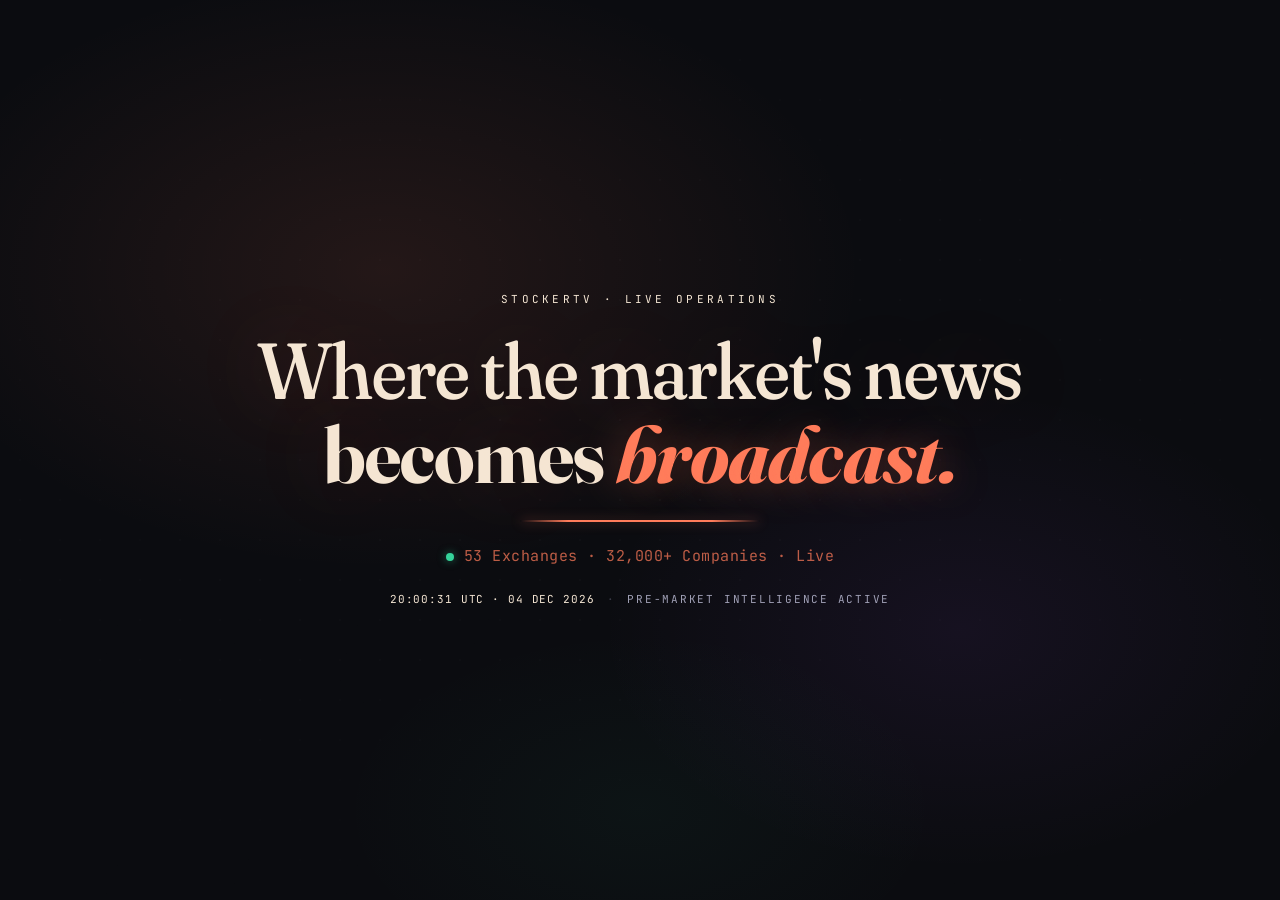
<file: index.html>
<!DOCTYPE html>
<html lang="en">
<head>
  <meta charset="UTF-8">
  <meta name="viewport" content="width=device-width, initial-scale=1.0">
  <meta name="robots" content="noindex, nofollow">
  <meta name="theme-color" content="#0A0B0F" id="theme-color-meta">
  <title>StockerTV — Live Operations</title>
  <!-- Apply persisted theme synchronously BEFORE the stylesheet loads to
       prevent a flash of the wrong theme. Must not throw on storage-blocked
       contexts (private mode, embedded frames) — all access is try/catch. -->
  <script>
    (function(){try{var t=localStorage.getItem('stv-theme')||'dark';document.documentElement.dataset.theme=t;var m=document.querySelector('meta[name="theme-color"]');if(m)m.setAttribute('content',t==='light'?'#FAF7F2':'#0A0B0F');}catch(e){document.documentElement.dataset.theme='dark';}})();
  </script>
  <link rel="preconnect" href="https://fonts.googleapis.com">
  <link rel="preconnect" href="https://fonts.gstatic.com" crossorigin>
  <link rel="preload" as="style" href="https://fonts.googleapis.com/css2?family=Fraunces:ital,opsz,wght@0,9..144,400..700;1,9..144,400..700&family=Inter:wght@400;500;600;700&family=JetBrains+Mono:wght@400;500;600;700&family=Geist:wght@400;500;600;700;800&display=swap">
  <link href="https://fonts.googleapis.com/css2?family=Fraunces:ital,opsz,wght@0,9..144,400..700;1,9..144,400..700&family=Inter:wght@400;500;600;700&family=JetBrains+Mono:wght@400;500;600;700&family=Geist:wght@400;500;600;700;800&display=swap" rel="stylesheet">
  <link rel="stylesheet" href="./fleet.css">
</head>
<body>

<!-- Editorial cold open — Fraunces display line with blur-lift reveal, 7s runtime -->
<div class="splash" id="splash">
  <div class="splash-nebula" aria-hidden="true"></div>
  <div class="splash-grid" aria-hidden="true"></div>
  <div class="splash-beam" aria-hidden="true"></div>
  <div class="splash-content">
    <div class="splash-eyebrow">STOCKERTV · LIVE OPERATIONS</div>
    <h1 class="splash-headline">
      <span class="splash-headline-line">Where the market's news</span>
      <span class="splash-headline-line splash-headline-line--accent">becomes <em>broadcast.</em></span>
    </h1>
    <div class="splash-accent-line" aria-hidden="true"></div>
    <div class="splash-sub">
      <span class="splash-sub-dot" aria-hidden="true"></span>
      53 Exchanges · 32,000+ Companies · Live
    </div>
    <div class="splash-footnote">
      <span class="splash-footnote-ts" id="splash-timestamp">—</span>
      <span class="splash-footnote-sep">·</span>
      <span class="splash-footnote-label">Pre-market intelligence active</span>
    </div>
  </div>
</div>

<!-- Topbar: brand, inline metrics, clock, toggles — two-row layout -->
<header class="topbar">
  <div class="topbar-row topbar-row--primary">
    <div class="brand">
      <div class="brand-mark">STV</div>
      <div class="brand-text">
        <div class="brand-title brand-wordmark">StockerTV</div>
        <div class="brand-sub">Live Operations</div>
      </div>
    </div>

    <div class="tb-metrics" id="tb-metrics">
      <div class="tb-metric" data-metric="scripts"><span class="tb-k">Scripts Today</span><span class="tb-v" data-slot="scripts">0</span></div>
      <div class="tb-metric" data-metric="facts"><span class="tb-k">Facts Verified</span><span class="tb-v" data-slot="facts">0</span></div>
      <div class="tb-metric" data-metric="rewrites"><span class="tb-k">Rewrites</span><span class="tb-v" data-slot="rewrites">0</span></div>
      <div class="tb-metric" data-metric="compliance"><span class="tb-k">Passed</span><span class="tb-v tb-v--green" data-slot="compliance">100.0%</span></div>
      <div class="tb-metric" data-metric="quality"><span class="tb-k">Quality</span><span class="tb-v" data-slot="quality">0.0</span></div>
      <div class="tb-metric" data-metric="exchanges"><span class="tb-k">Exchanges</span><span class="tb-v tb-v--green" data-slot="exchanges">53</span></div>
    </div>

    <div class="topbar-meta">
      <span class="meta-pill meta-pill--live" id="meta-live">
        <span class="live-pulse" aria-hidden="true"></span>
        LIVE
      </span>
      <a class="demo-link" href="./pipeline-template.html?client=nvidia" target="_blank" rel="noopener noreferrer" title="Open the single-pipeline demo in a new tab">DEMO</a>
      <button class="audit-toggle" id="audit-toggle" type="button" aria-pressed="false" title="Integrity audit overlay (hold A or click)">AUDIT</button>
      <span class="meta-pill meta-pill--ghost" id="meta-clock">00:00:00 UTC</span>
      <button class="theme-toggle" id="theme-toggle" type="button" aria-label="Toggle theme" title="Toggle light/dark mode">
        <svg class="theme-toggle-icon theme-toggle-icon--moon" viewBox="0 0 24 24" aria-hidden="true">
          <path d="M20 12.5A8.5 8.5 0 1 1 11.5 4a6.5 6.5 0 0 0 8.5 8.5z" fill="currentColor"/>
        </svg>
        <svg class="theme-toggle-icon theme-toggle-icon--sun" viewBox="0 0 24 24" aria-hidden="true">
          <circle cx="12" cy="12" r="4" fill="currentColor"/>
          <g stroke="currentColor" stroke-width="2" stroke-linecap="round" fill="none">
            <line x1="12" y1="2.5" x2="12" y2="5"/>
            <line x1="12" y1="19" x2="12" y2="21.5"/>
            <line x1="2.5" y1="12" x2="5" y2="12"/>
            <line x1="19" y1="12" x2="21.5" y2="12"/>
            <line x1="5.2" y1="5.2" x2="7" y2="7"/>
            <line x1="17" y1="17" x2="18.8" y2="18.8"/>
            <line x1="5.2" y1="18.8" x2="7" y2="17"/>
            <line x1="17" y1="7" x2="18.8" y2="5.2"/>
          </g>
        </svg>
      </button>
      <button class="sound-toggle" id="sound-toggle" type="button" data-state="on" aria-label="Toggle sound" title="Toggle sound">
        <svg class="sound-toggle-icon sound-toggle-icon--on" viewBox="0 0 24 24" aria-hidden="true">
          <path d="M11 5L6 9H3v6h3l5 4V5z" fill="currentColor"/>
          <path d="M15.54 8.46a5 5 0 010 7.07" stroke="currentColor" stroke-width="1.8" fill="none" stroke-linecap="round"/>
          <path d="M19.07 4.93a10 10 0 010 14.14" stroke="currentColor" stroke-width="1.8" fill="none" stroke-linecap="round"/>
        </svg>
        <svg class="sound-toggle-icon sound-toggle-icon--off" viewBox="0 0 24 24" aria-hidden="true">
          <path d="M11 5L6 9H3v6h3l5 4V5z" fill="currentColor"/>
          <line x1="15" y1="9" x2="21" y2="15" stroke="currentColor" stroke-width="1.8" stroke-linecap="round"/>
          <line x1="21" y1="9" x2="15" y2="15" stroke="currentColor" stroke-width="1.8" stroke-linecap="round"/>
        </svg>
      </button>
    </div>
  </div>
  <div class="topbar-row topbar-row--health" id="health-bar">● System healthy · 0 pipelines in flight · exchanges 53/53 online</div>
</header>

<!-- Bell event lockup — overlay below topbar, populated + shown by ringBell() -->
<div class="bell-lockup" id="bell-lockup" aria-live="polite" hidden></div>

<!-- Main stage: world map on left, right rail on right -->
<main class="stage">
  <!-- Map region — a single SVG hosts continents, dots, radar pulses, flight arcs -->
  <section class="map-wrap" id="map-wrap">
    <svg class="map-svg" id="map-svg" viewBox="0 0 360 180" preserveAspectRatio="xMidYMid meet" aria-hidden="true">
      <!-- Per-region arc-color gradients, referenced by flight arcs at launch -->
      <defs>
        <linearGradient id="arc-grad-NA"    gradientUnits="userSpaceOnUse" x1="0" y1="0" x2="360" y2="0">
          <stop offset="0%"  stop-color="#4a9eff" stop-opacity="0.85"/>
          <stop offset="100%" stop-color="#6db4ff" stop-opacity="0.18"/>
        </linearGradient>
        <linearGradient id="arc-grad-EU"    gradientUnits="userSpaceOnUse" x1="0" y1="0" x2="360" y2="0">
          <stop offset="0%"  stop-color="#22c55e" stop-opacity="0.85"/>
          <stop offset="100%" stop-color="#6db4ff" stop-opacity="0.18"/>
        </linearGradient>
        <linearGradient id="arc-grad-APAC"  gradientUnits="userSpaceOnUse" x1="0" y1="0" x2="360" y2="0">
          <stop offset="0%"  stop-color="#f59e0b" stop-opacity="0.85"/>
          <stop offset="100%" stop-color="#6db4ff" stop-opacity="0.18"/>
        </linearGradient>
        <linearGradient id="arc-grad-LATAM" gradientUnits="userSpaceOnUse" x1="0" y1="0" x2="360" y2="0">
          <stop offset="0%"  stop-color="#ec4899" stop-opacity="0.85"/>
          <stop offset="100%" stop-color="#6db4ff" stop-opacity="0.18"/>
        </linearGradient>
        <linearGradient id="arc-grad-MEA"   gradientUnits="userSpaceOnUse" x1="0" y1="0" x2="360" y2="0">
          <stop offset="0%"  stop-color="#a855f7" stop-opacity="0.85"/>
          <stop offset="100%" stop-color="#6db4ff" stop-opacity="0.18"/>
        </linearGradient>
      </defs>

      <!-- Layer order: grid → continents → region labels → trails → radar pulses → dots → labels → flight arcs → cards -->
      <g class="map-grid" id="map-grid"></g>
      <g class="map-continents" id="map-continents"></g>
      <g class="map-region-labels" id="map-region-labels">
        <text class="map-region-label" x="82"  y="56">AMERICAS</text>
        <text class="map-region-label" x="188" y="38">EUROPE</text>
        <text class="map-region-label" x="300" y="80">ASIA-PACIFIC</text>
        <text class="map-region-label" x="226" y="68">MIDDLE EAST</text>
        <text class="map-region-label" x="200" y="108">AFRICA</text>
      </g>
      <g class="map-trails" id="map-trails"></g>
      <g class="map-pulses" id="map-pulses"></g>
      <g class="map-dots" id="map-dots"></g>
      <g class="map-labels" id="map-labels"></g>
      <g class="map-arcs" id="map-arcs"></g>
    </svg>

    <!-- HTML layer for in-flight company cards (rendered in CSS pixels, not SVG units) -->
    <div class="card-layer" id="card-layer"></div>

    <!-- Hero title overlay, top-left of map -->
    <div class="map-hero" id="map-hero">
      <div class="map-hero-title">LIVE OPERATIONS</div>
      <div class="map-hero-sub">53 exchanges · 32,000+ companies · real-time integrity-first script generation</div>
    </div>

    <!-- Mini legend, bottom-left of map -->
    <div class="map-legend" id="map-legend">
      <span class="legend-item"><span class="legend-dot legend-dot--major"></span> Major exchange</span>
      <span class="legend-item"><span class="legend-dot legend-dot--regional"></span> Regional</span>
      <span class="legend-item"><span class="legend-dot legend-dot--minor"></span> Minor</span>
      <span class="legend-sep">·</span>
      <span class="legend-item"><span class="legend-arc"></span> Script in flight</span>
    </div>

    <!-- AUDIT mode toast, shown when audit is on -->
    <div class="audit-toast" id="audit-toast" hidden></div>

    <!-- Tooltip for exchange dot + in-flight card clicks -->
    <div class="map-tooltip" id="map-tooltip" hidden></div>
  </section>

  <!-- Right rail: live feed + top reporters -->
  <aside class="rail" id="rail">
    <div class="rail-section rail-section--feed">
      <div class="rail-head">Recent Completions</div>
      <ul class="feed-list" id="feed-list"></ul>
    </div>
    <div class="rail-divider"></div>
    <div class="rail-section rail-section--reporters">
      <div class="rail-head">Top Reporters Today</div>
      <ul class="reporters-list" id="reporters-list"></ul>
    </div>
  </aside>
</main>

<!-- Newsroom ticker at the bottom -->
<footer class="news-ticker">
  <!-- C4 — Watermark Fraunces italic, 220pt, 4% opacity, 10× slower than ticker -->
  <div class="w5-ticker-watermark" aria-hidden="true">
    <div class="w5-ticker-watermark-track">Where the market's news becomes broadcast · Every story passes through the eye of the needle · Issue Vol II · StockerTV · </div>
  </div>
  <div class="news-ticker-track" id="news-ticker-track"></div>
</footer>

<!-- Exchange info modal: opens when any map dot is clicked -->
<div class="exchange-modal" id="exchange-modal" role="dialog" aria-modal="true" aria-labelledby="exchange-modal-title" hidden>
  <button class="exchange-modal-close" id="exchange-modal-close" type="button" aria-label="Close">×</button>
  <div class="exchange-modal-stage" id="exchange-modal-stage"></div>
</div>

<!-- Drill-down modal: compressed ~25s pipeline replay for a clicked feed entry -->
<div class="drill-modal" id="drill-modal" hidden>
  <button class="drill-modal-close" id="drill-modal-close" aria-label="Close">×</button>
  <div class="drill-modal-stage" id="drill-modal-stage">
    <div class="drill-head">
      <div class="drill-head-ticker" data-slot="ticker">—</div>
      <div class="drill-head-name" data-slot="name">—</div>
      <div class="drill-head-reporter" data-slot="reporter">—</div>
    </div>
    <div class="drill-steps" id="drill-steps"></div>
    <div class="drill-foot" id="drill-foot">Compressed replay · 25 seconds</div>
  </div>
</div>

<!-- Keyboard shortcut help overlay — toggled by `?` key -->
<div class="kbd-help" id="kbd-help" hidden>
  <div class="kbd-help-title">KEYBOARD SHORTCUTS</div>
  <dl class="kbd-help-list">
    <dt>A</dt><dd>Audit mode</dd>
    <dt>B</dt><dd>Ring the bell</dd>
    <dt>?</dt><dd>Toggle this help</dd>
    <dt>ESC</dt><dd>Close modal</dd>
    <dt>Click dot</dt><dd>Exchange info</dd>
    <dt>Click feed</dt><dd>Full pipeline replay</dd>
  </dl>
</div>

<!-- Wave 5 · Batch 4 — Premium signals (grain, paper fibre) -->
<div class="w5-grain" aria-hidden="true"></div>
<div class="w5-paper-fiber" aria-hidden="true"></div>

<!-- Scripts: showcase data → shared SoundFX → main app. Order matters. -->
<script src="./showcase.js"></script>
<script src="./exchange-schedule.js"></script>
<script src="./wave5-glyphs.js"></script>
<script src="./wave5-typography.js"></script>
<script src="./wave5-data-viz.js"></script>
<script src="./wave5-motion.js"></script>
<script src="./soundfx.js"></script>
<script src="./wave5-ceremony.js"></script>
<script src="./fleet.js"></script>
</body>
</html>
</file>
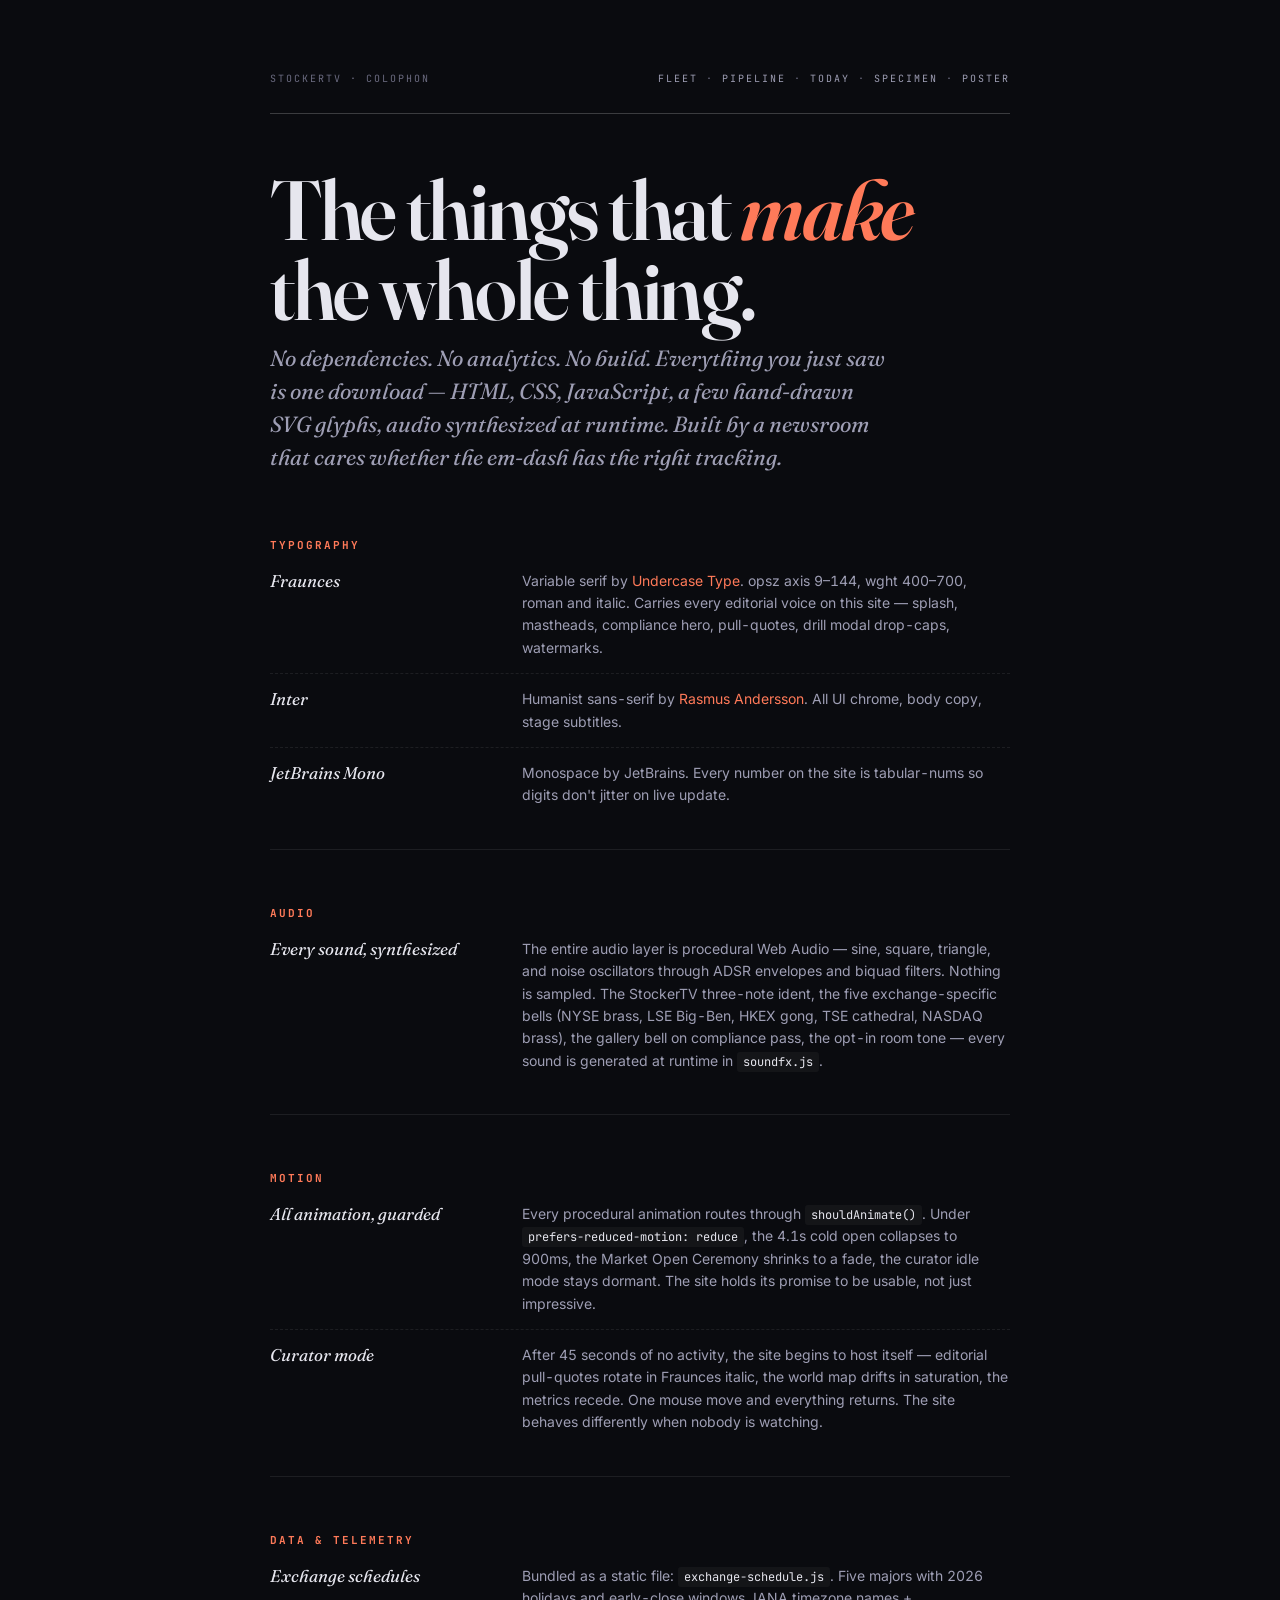
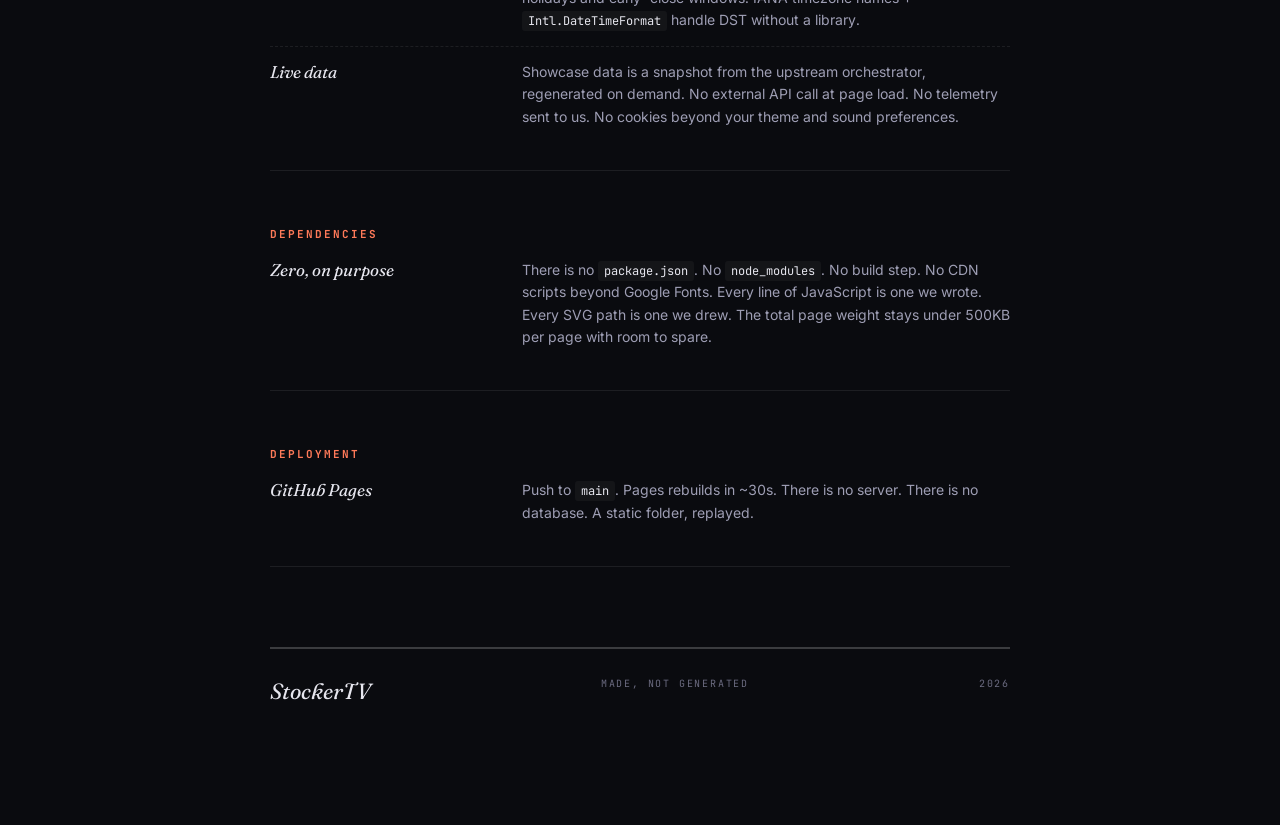
<file: colophon.html>
<!DOCTYPE html>
<html lang="en">
<head>
  <meta charset="UTF-8">
  <meta name="viewport" content="width=device-width, initial-scale=1.0">
  <meta name="robots" content="noindex, follow">
  <meta name="theme-color" content="#0A0B0F" id="theme-color-meta">
  <title>StockerTV — Colophon</title>
  <script>
    (function(){try{var t=localStorage.getItem('stv-theme')||'dark';document.documentElement.dataset.theme=t;var m=document.querySelector('meta[name="theme-color"]');if(m)m.setAttribute('content',t==='light'?'#FAF7F2':'#0A0B0F');}catch(e){document.documentElement.dataset.theme='dark';}})();
  </script>
  <link rel="preconnect" href="https://fonts.googleapis.com">
  <link rel="preconnect" href="https://fonts.gstatic.com" crossorigin>
  <link href="https://fonts.googleapis.com/css2?family=Fraunces:ital,opsz,wght@0,9..144,400..700;1,9..144,400..700&family=Inter:wght@400;500;600;700&family=JetBrains+Mono:wght@400;500;600;700&display=swap" rel="stylesheet">
  <style>
    :root {
      --bg: #0A0B0F; --text: #e6e6ee; --text-2: #9e9eb4; --text-3: #6b6b80;
      --accent: #FF7A59; --rule: rgba(255,255,255,0.2);
      --hairline: rgba(255,255,255,0.08);
      color-scheme: dark;
    }
    [data-theme="light"] {
      --bg: #FAF7F2; --text: #1A1815; --text-2: #5A5550; --text-3: #8C857E;
      --accent: #C74B28; --rule: rgba(26,24,21,0.28);
      --hairline: rgba(26,24,21,0.1);
      color-scheme: light;
    }
    * {
      box-sizing: border-box;
      font-feature-settings: "kern" 1, "liga" 1, "calt" 1;
    }
    html, body { margin: 0; padding: 0; background: var(--bg); color: var(--text); font-family: 'Inter', system-ui, sans-serif; font-variant-numeric: tabular-nums; }
    .page { max-width: 820px; margin: 0 auto; padding: 72px 40px 120px; }
    header {
      display: flex; justify-content: space-between; align-items: baseline;
      padding-bottom: 28px; border-bottom: 1px solid var(--rule); margin-bottom: 56px;
    }
    .eyebrow { font-family: 'JetBrains Mono', monospace; font-size: 10px; text-transform: uppercase; letter-spacing: 2px; color: var(--text-3); }
    .eyebrow a { color: var(--text-2); text-decoration: none; }
    .eyebrow a:hover { color: var(--accent); }
    h1 {
      font-family: 'Fraunces', serif; font-weight: 600; font-size: 84px;
      font-variation-settings: "opsz" 144; line-height: 0.95;
      letter-spacing: -0.028em; margin: 0 0 12px;
    }
    h1 em { font-style: italic; color: var(--accent); }
    .dek {
      font-family: 'Fraunces', serif; font-style: italic; font-size: 22px;
      font-variation-settings: "opsz" 36; color: var(--text-2);
      max-width: 620px; line-height: 1.5; margin: 0 0 64px;
    }
    section { margin-bottom: 56px; padding-bottom: 28px; border-bottom: 1px solid var(--hairline); }
    h2 {
      font-family: 'JetBrains Mono', monospace; font-size: 11px;
      text-transform: uppercase; letter-spacing: 2px; color: var(--accent);
      margin: 0 0 18px;
    }
    .row { display: grid; grid-template-columns: 220px 1fr; gap: 32px; padding: 14px 0; border-top: 1px dashed var(--hairline); }
    .row:first-of-type { border-top: none; padding-top: 0; }
    .row-k {
      font-family: 'Fraunces', serif; font-style: italic; font-size: 17px;
      font-variation-settings: "opsz" 24; color: var(--text);
    }
    .row-v {
      font-family: 'Inter', sans-serif; font-size: 14px; line-height: 1.6; color: var(--text-2);
    }
    .row-v a { color: var(--accent); text-decoration: none; border-bottom: 1px solid transparent; transition: border-color 200ms; }
    .row-v a:hover { border-color: var(--accent); }
    .row-v code {
      font-family: 'JetBrains Mono', monospace; font-size: 12px;
      background: rgba(255,255,255,0.04); padding: 2px 6px; border-radius: 3px;
      color: var(--text);
    }
    [data-theme="light"] .row-v code { background: rgba(26,24,21,0.05); }
    .signoff {
      margin-top: 80px; padding-top: 28px; border-top: 2px solid var(--rule);
      font-family: 'JetBrains Mono', monospace; font-size: 10px;
      text-transform: uppercase; letter-spacing: 1.8px; color: var(--text-3);
      display: flex; justify-content: space-between;
    }
    .signoff-brand {
      font-family: 'Fraunces', serif; font-style: italic;
      font-size: 22px; font-variation-settings: "opsz" 36;
      color: var(--text); text-transform: none; letter-spacing: 0;
    }
    @media (max-width: 680px) {
      .page { padding: 32px 20px 80px; }
      h1 { font-size: 48px; }
      .row { grid-template-columns: 1fr; gap: 8px; }
    }
  </style>
</head>
<body>
  <div class="page">
    <header>
      <div class="eyebrow">StockerTV · Colophon</div>
      <div class="eyebrow">
        <a href="./index.html">Fleet</a> · <a href="./pipeline.html">Pipeline</a> · <a href="./today.html">Today</a> · <a href="./specimen.html">Specimen</a> · <a href="./poster.html">Poster</a>
      </div>
    </header>

    <h1>The things that <em>make</em> the whole thing.</h1>
    <p class="dek">No dependencies. No analytics. No build. Everything you just saw is one download — HTML, CSS, JavaScript, a few hand-drawn SVG glyphs, audio synthesized at runtime. Built by a newsroom that cares whether the em-dash has the right tracking.</p>

    <section>
      <h2>Typography</h2>
      <div class="row">
        <div class="row-k">Fraunces</div>
        <div class="row-v">Variable serif by <a href="https://github.com/undercasetype/Fraunces">Undercase Type</a>. opsz axis 9–144, wght 400–700, roman and italic. Carries every editorial voice on this site — splash, mastheads, compliance hero, pull-quotes, drill modal drop-caps, watermarks.</div>
      </div>
      <div class="row">
        <div class="row-k">Inter</div>
        <div class="row-v">Humanist sans-serif by <a href="https://rsms.me/inter/">Rasmus Andersson</a>. All UI chrome, body copy, stage subtitles.</div>
      </div>
      <div class="row">
        <div class="row-k">JetBrains Mono</div>
        <div class="row-v">Monospace by JetBrains. Every number on the site is tabular-nums so digits don't jitter on live update.</div>
      </div>
    </section>

    <section>
      <h2>Audio</h2>
      <div class="row">
        <div class="row-k">Every sound, synthesized</div>
        <div class="row-v">The entire audio layer is procedural Web Audio — sine, square, triangle, and noise oscillators through ADSR envelopes and biquad filters. Nothing is sampled. The StockerTV three-note ident, the five exchange-specific bells (NYSE brass, LSE Big-Ben, HKEX gong, TSE cathedral, NASDAQ brass), the gallery bell on compliance pass, the opt-in room tone — every sound is generated at runtime in <code>soundfx.js</code>.</div>
      </div>
    </section>

    <section>
      <h2>Motion</h2>
      <div class="row">
        <div class="row-k">All animation, guarded</div>
        <div class="row-v">Every procedural animation routes through <code>shouldAnimate()</code>. Under <code>prefers-reduced-motion: reduce</code>, the 4.1s cold open collapses to 900ms, the Market Open Ceremony shrinks to a fade, the curator idle mode stays dormant. The site holds its promise to be usable, not just impressive.</div>
      </div>
      <div class="row">
        <div class="row-k">Curator mode</div>
        <div class="row-v">After 45 seconds of no activity, the site begins to host itself — editorial pull-quotes rotate in Fraunces italic, the world map drifts in saturation, the metrics recede. One mouse move and everything returns. The site behaves differently when nobody is watching.</div>
      </div>
    </section>

    <section>
      <h2>Data &amp; telemetry</h2>
      <div class="row">
        <div class="row-k">Exchange schedules</div>
        <div class="row-v">Bundled as a static file: <code>exchange-schedule.js</code>. Five majors with 2026 holidays and early-close windows. IANA timezone names + <code>Intl.DateTimeFormat</code> handle DST without a library.</div>
      </div>
      <div class="row">
        <div class="row-k">Live data</div>
        <div class="row-v">Showcase data is a snapshot from the upstream orchestrator, regenerated on demand. No external API call at page load. No telemetry sent to us. No cookies beyond your theme and sound preferences.</div>
      </div>
    </section>

    <section>
      <h2>Dependencies</h2>
      <div class="row">
        <div class="row-k">Zero, on purpose</div>
        <div class="row-v">There is no <code>package.json</code>. No <code>node_modules</code>. No build step. No CDN scripts beyond Google Fonts. Every line of JavaScript is one we wrote. Every SVG path is one we drew. The total page weight stays under 500KB per page with room to spare.</div>
      </div>
    </section>

    <section>
      <h2>Deployment</h2>
      <div class="row">
        <div class="row-k">GitHub Pages</div>
        <div class="row-v">Push to <code>main</code>. Pages rebuilds in ~30s. There is no server. There is no database. A static folder, replayed.</div>
      </div>
    </section>

    <div class="signoff">
      <span class="signoff-brand">StockerTV</span>
      <span>Made, not generated</span>
      <span>2026</span>
    </div>
  </div>
</body>
</html>
</file>
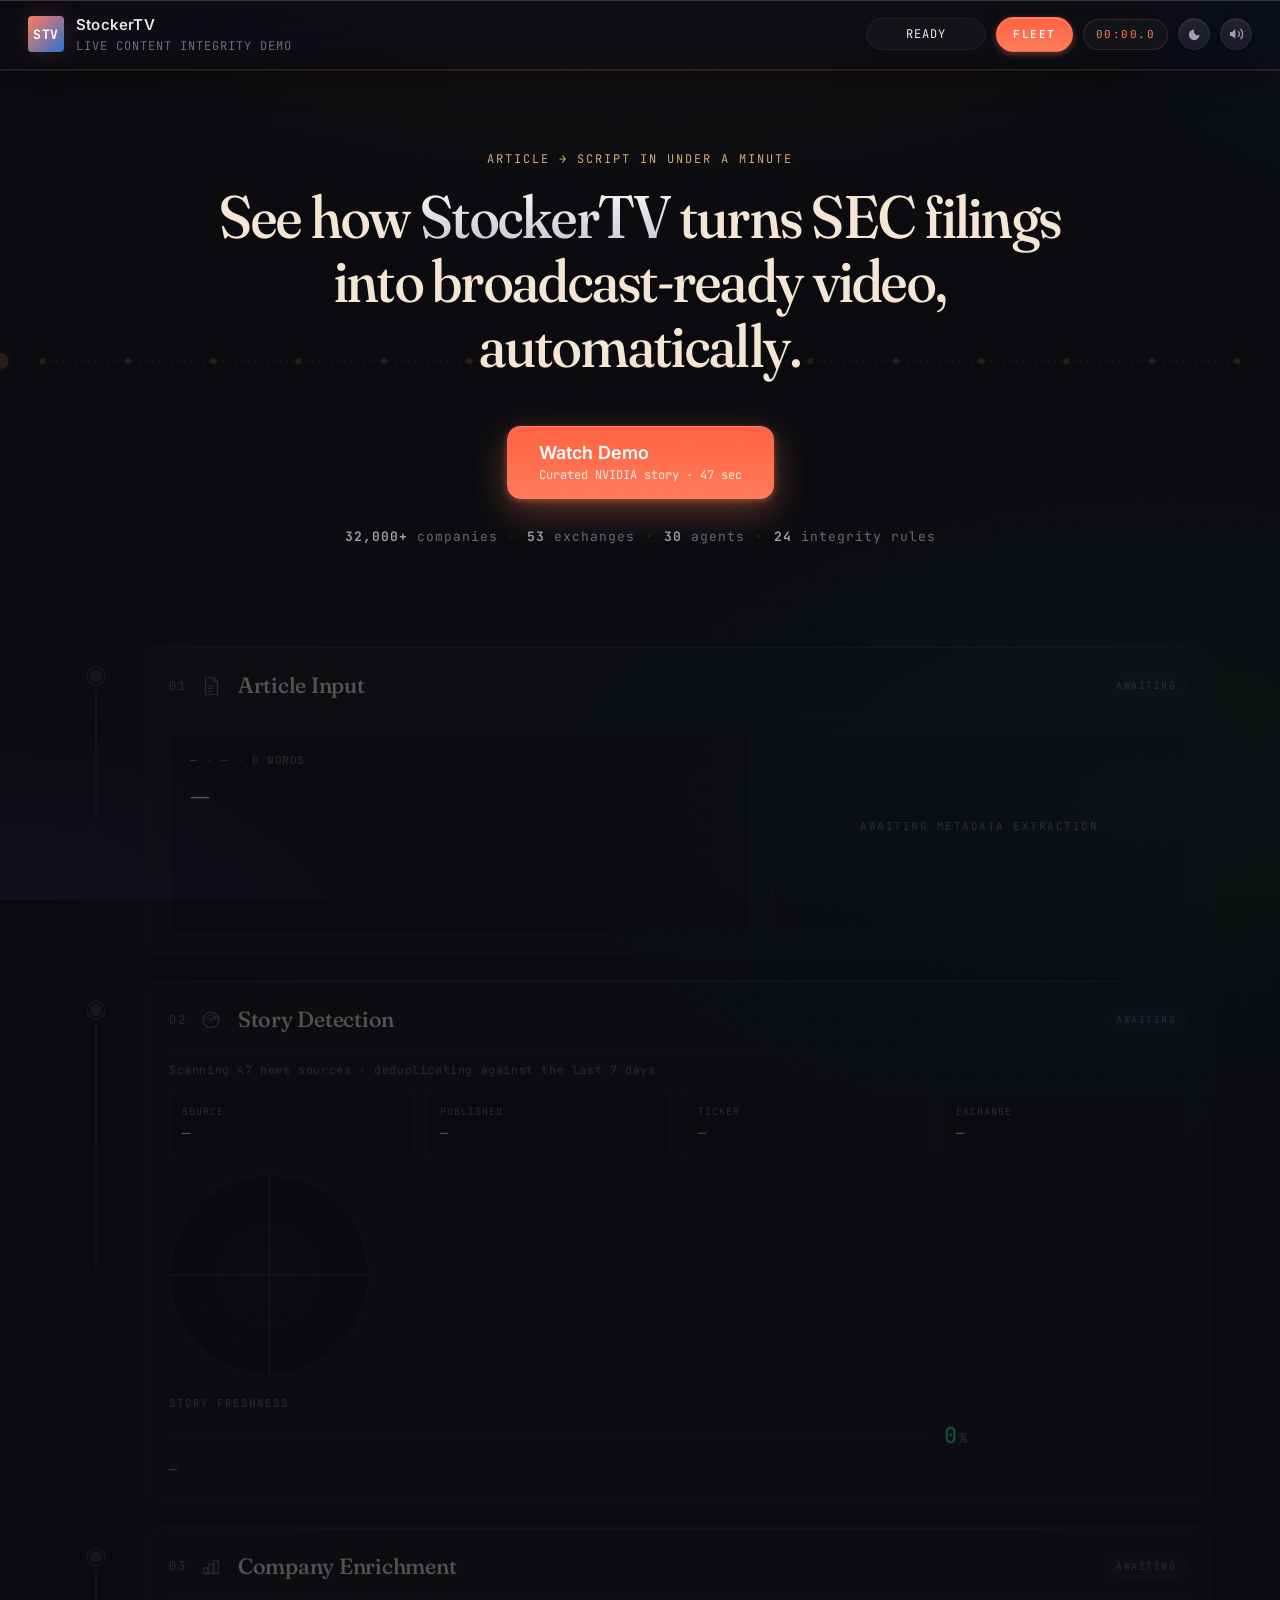
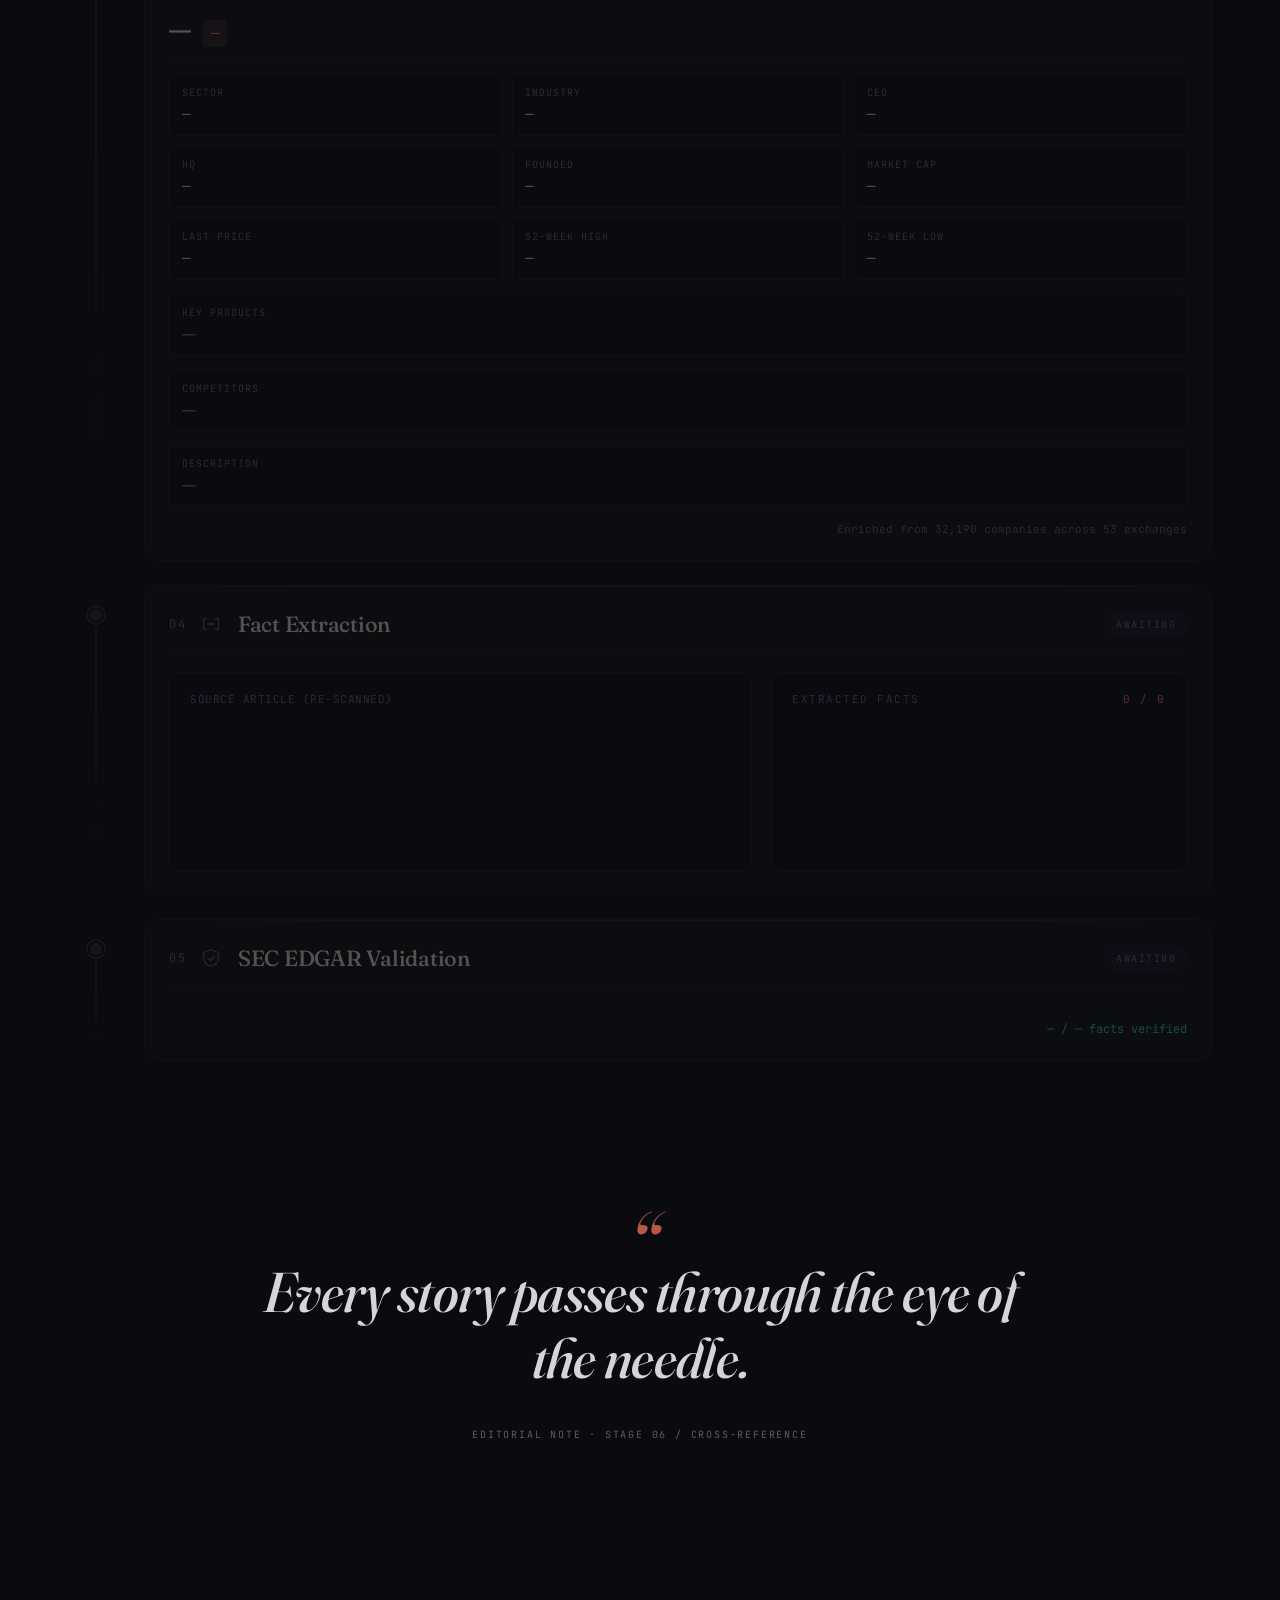
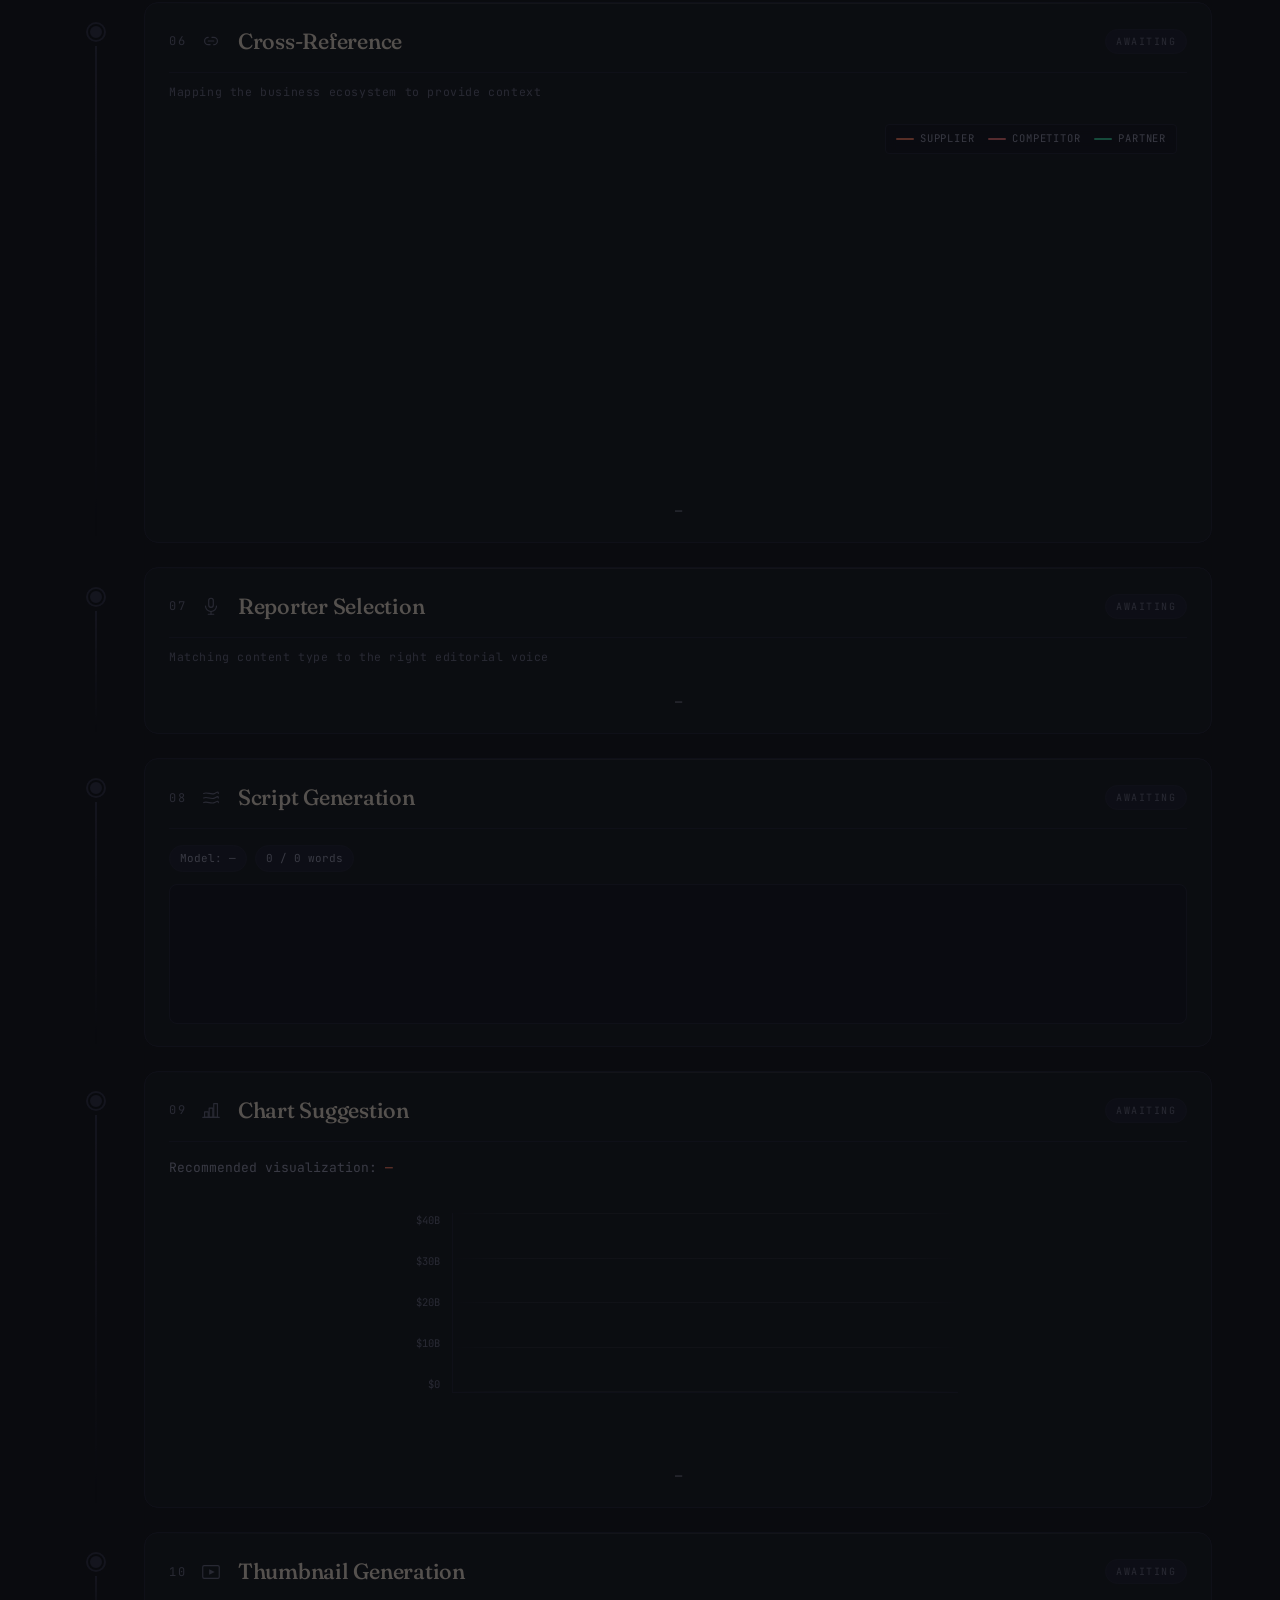
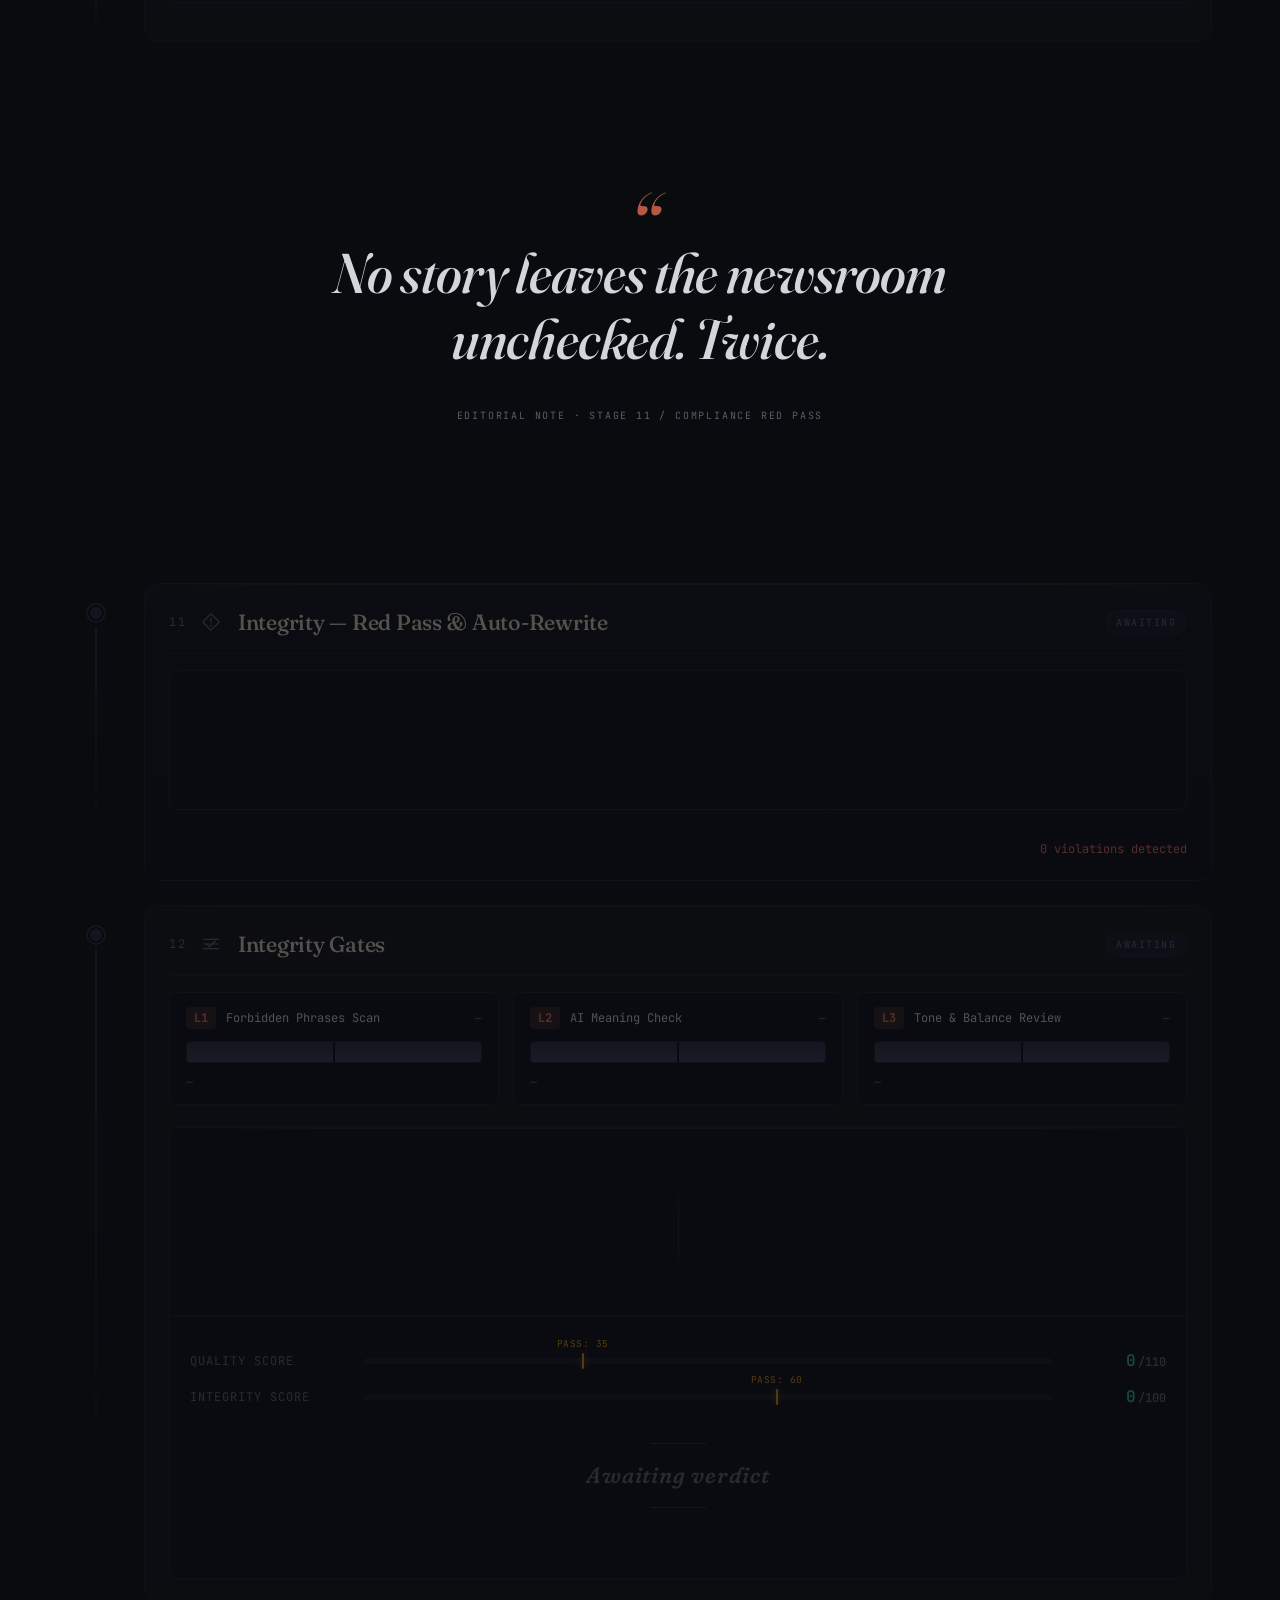
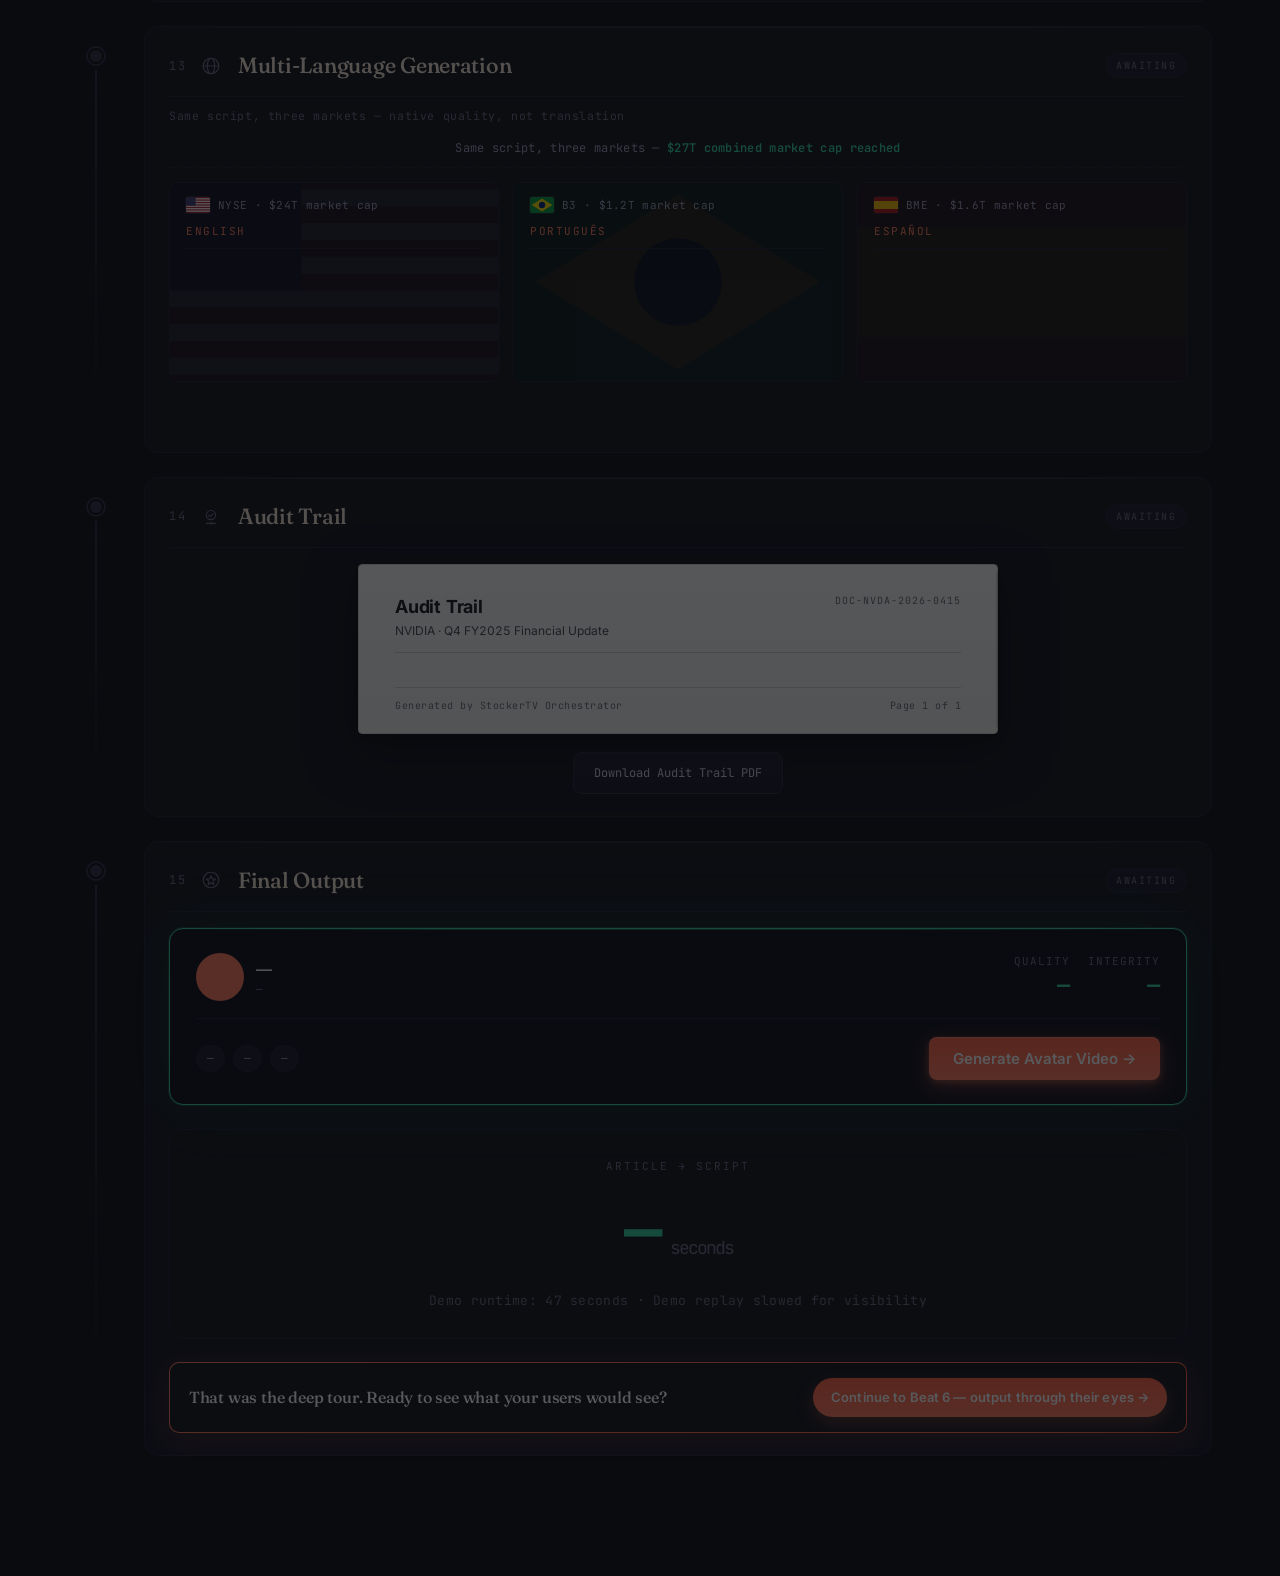
<file: pipeline-template.html>
<!DOCTYPE html>
<html lang="en">
<head>
  <meta charset="UTF-8">
  <meta name="viewport" content="width=device-width, initial-scale=1.0">
  <meta name="robots" content="noindex, nofollow">
  <meta name="theme-color" content="#0A0B0F" id="theme-color-meta">
  <title data-tmpl="branding.pageTitle">StockerTV — Pipeline</title>
  <!-- Apply persisted theme synchronously BEFORE the stylesheet loads. -->
  <script>
    (function(){try{var t=localStorage.getItem('stv-theme')||'dark';document.documentElement.dataset.theme=t;var m=document.querySelector('meta[name="theme-color"]');if(m)m.setAttribute('content',t==='light'?'#FAF7F2':'#0A0B0F');}catch(e){document.documentElement.dataset.theme='dark';}})();
  </script>
  <link rel="preconnect" href="https://fonts.googleapis.com">
  <link rel="preconnect" href="https://fonts.gstatic.com" crossorigin>
  <link rel="preload" as="style" href="https://fonts.googleapis.com/css2?family=Fraunces:ital,opsz,wght@0,9..144,400..700;1,9..144,400..700&family=Inter:wght@400;500;600;700&family=JetBrains+Mono:wght@400;500;600;700&family=Geist:wght@400;500;600;700;800&display=swap">
  <link href="https://fonts.googleapis.com/css2?family=Fraunces:ital,opsz,wght@0,9..144,400..700;1,9..144,400..700&family=Inter:wght@400;500;600;700&family=JetBrains+Mono:wght@400;500;600;700&family=Geist:wght@400;500;600;700;800&display=swap" rel="stylesheet">
  <link rel="stylesheet" href="./pipeline-template.css">
</head>
<body>

<header class="topbar">
  <div class="brand">
    <div class="brand-mark">STV</div>
    <div class="brand-text">
      <div class="brand-title brand-wordmark">StockerTV</div>
      <div class="brand-sub">Live Content Integrity Demo</div>
    </div>
  </div>
  <div class="topbar-meta">
    <div class="stage-tracker" id="stage-tracker" data-state="ready">
      <span class="stage-tracker-label" id="stage-tracker-label">READY</span>
    </div>
    <!-- Round 2 Phase B5 — return CTA shown only when arriving from unified demo (?from=unified) -->
    <a class="back-to-unified" id="back-to-unified" href="./unified/?beat=5" title="Return to overview" hidden>← Overview</a>
    <a class="fleet-link" href="./index.html" title="Back to Fleet View">FLEET</a>
    <span class="meta-pill meta-pill--ghost" id="meta-clock">00:00.0</span>
    <button class="theme-toggle" id="theme-toggle" type="button" aria-label="Toggle theme" title="Toggle light/dark mode">
      <svg class="theme-toggle-icon theme-toggle-icon--moon" viewBox="0 0 24 24" aria-hidden="true">
        <path d="M20 12.5A8.5 8.5 0 1 1 11.5 4a6.5 6.5 0 0 0 8.5 8.5z" fill="currentColor"/>
      </svg>
      <svg class="theme-toggle-icon theme-toggle-icon--sun" viewBox="0 0 24 24" aria-hidden="true">
        <circle cx="12" cy="12" r="4" fill="currentColor"/>
        <g stroke="currentColor" stroke-width="2" stroke-linecap="round" fill="none">
          <line x1="12" y1="2.5" x2="12" y2="5"/>
          <line x1="12" y1="19" x2="12" y2="21.5"/>
          <line x1="2.5" y1="12" x2="5" y2="12"/>
          <line x1="19" y1="12" x2="21.5" y2="12"/>
          <line x1="5.2" y1="5.2" x2="7" y2="7"/>
          <line x1="17" y1="17" x2="18.8" y2="18.8"/>
          <line x1="5.2" y1="18.8" x2="7" y2="17"/>
          <line x1="17" y1="7" x2="18.8" y2="5.2"/>
        </g>
      </svg>
    </button>
    <button class="sound-toggle" id="sound-toggle" type="button" data-state="on" aria-label="Toggle sound" title="Toggle sound">
      <svg class="sound-toggle-icon sound-toggle-icon--on" viewBox="0 0 24 24" aria-hidden="true">
        <path d="M11 5L6 9H3v6h3l5 4V5z" fill="currentColor"/>
        <path d="M15.54 8.46a5 5 0 010 7.07" stroke="currentColor" stroke-width="1.8" fill="none" stroke-linecap="round"/>
        <path d="M19.07 4.93a10 10 0 010 14.14" stroke="currentColor" stroke-width="1.8" fill="none" stroke-linecap="round"/>
      </svg>
      <svg class="sound-toggle-icon sound-toggle-icon--off" viewBox="0 0 24 24" aria-hidden="true">
        <path d="M11 5L6 9H3v6h3l5 4V5z" fill="currentColor"/>
        <line x1="15" y1="9"  x2="21" y2="15" stroke="currentColor" stroke-width="1.8" stroke-linecap="round"/>
        <line x1="21" y1="9"  x2="15" y2="15" stroke="currentColor" stroke-width="1.8" stroke-linecap="round"/>
      </svg>
    </button>
  </div>
</header>

<!-- ── Launch panel ── -->
<section class="launch" id="launch">
  <!-- Ambient timeline pulse behind the hero content -->
  <svg class="launch-bg" viewBox="0 0 1200 100" preserveAspectRatio="none" aria-hidden="true">
    <g class="launch-bg-line">
      <line x1="40" y1="50" x2="1160" y2="50"/>
    </g>
    <g class="launch-bg-dots">
      <circle cx="40"   cy="50" r="3"/>
      <circle cx="120"  cy="50" r="3"/>
      <circle cx="200"  cy="50" r="3"/>
      <circle cx="280"  cy="50" r="3"/>
      <circle cx="360"  cy="50" r="3"/>
      <circle cx="440"  cy="50" r="3"/>
      <circle cx="520"  cy="50" r="3"/>
      <circle cx="600"  cy="50" r="3"/>
      <circle cx="680"  cy="50" r="3"/>
      <circle cx="760"  cy="50" r="3"/>
      <circle cx="840"  cy="50" r="3"/>
      <circle cx="920"  cy="50" r="3"/>
      <circle cx="1000" cy="50" r="3"/>
      <circle cx="1080" cy="50" r="3"/>
      <circle cx="1160" cy="50" r="3"/>
    </g>
    <g class="launch-bg-pulse-wrap">
      <circle class="launch-bg-pulse" cx="0" cy="50" r="8"/>
    </g>
  </svg>

  <div class="launch-inner">
    <div class="launch-eyebrow" data-tmpl="hero.eyebrow">Article → Script in under a minute</div>
    <h1 class="launch-title" data-tmpl-html="hero.titleHtml">See how <span class="brand-logo brand-wordmark"><span class="brand-logo-stocker">Stocker</span><span class="brand-logo-tv">TV</span></span> turns SEC filings<br/>into broadcast-ready video, automatically.</h1>

    <div class="launch-cta-row">
      <button class="cta-primary cta-primary--pulse" id="btn-watch-demo">
        <span class="cta-label" data-tmpl="hero.ctaLabel">Watch Demo</span>
        <span class="cta-sub" data-tmpl="hero.ctaSub">Curated NVIDIA story · 47 sec</span>
      </button>
    </div>

    <div class="launch-stats" id="launch-stats">
      <span class="launch-stat"><span class="launch-stat-v">32,000+</span> companies</span>
      <span class="launch-stat-dot">·</span>
      <span class="launch-stat"><span class="launch-stat-v">53</span> exchanges</span>
      <span class="launch-stat-dot">·</span>
      <span class="launch-stat"><span class="launch-stat-v">30</span> agents</span>
      <span class="launch-stat-dot">·</span>
      <span class="launch-stat"><span class="launch-stat-v">24</span> integrity rules</span>
    </div>
  </div>
</section>

<!-- Screen-reader stage announcer — fires on every stage activation -->
<div class="sr-only" id="stage-announcer" role="status" aria-live="polite" aria-atomic="true"></div>

<!-- ── Pipeline timeline ── -->
<main class="timeline" id="timeline">

  <!-- Stage 1 — ARTICLE INPUT -->
  <section class="stage" data-stage="1" data-name="article_input">
    <div class="stage-rail"><div class="stage-dot"></div><div class="stage-line"></div></div>
    <div class="stage-body">
      <div class="stage-header">
        <span class="stage-num">01</span>
        <span class="stage-title">Article Input</span>
        <span class="stage-status">awaiting</span>
      </div>
      <div class="stage-content stage-content--two">
        <div class="article-card">
          <div class="article-meta">
            <span class="article-source" data-slot="source">—</span>
            <span class="article-dot">·</span>
            <span class="article-time" data-slot="publishedAt">—</span>
            <span class="article-dot">·</span>
            <span class="article-words"><span data-slot="wordCount">0</span> words</span>
          </div>
          <h2 class="article-title" data-slot="title">—</h2>
          <div class="article-body" data-slot="fullText"></div>
        </div>
        <aside class="side-panel side-panel--ghost">
          <div class="side-label">Awaiting metadata extraction</div>
        </aside>
      </div>
    </div>
  </section>

  <!-- Stage 2 — STORY DETECTION -->
  <section class="stage" data-stage="2" data-name="watcher_detection">
    <div class="stage-rail"><div class="stage-dot"></div><div class="stage-line"></div></div>
    <div class="stage-body">
      <div class="stage-header">
        <span class="stage-num">02</span>
        <span class="stage-title">Story Detection</span>
        <span class="stage-status">awaiting</span>
      </div>
      <div class="stage-subtitle">Scanning 47 news sources · deduplicating against the last 7 days</div>
      <div class="stage-content">
        <div class="watcher-card">
          <div class="watcher-row">
            <div class="watcher-cell"><div class="cell-label">Source</div><div class="cell-value" data-slot="source">—</div></div>
            <div class="watcher-cell"><div class="cell-label">Published</div><div class="cell-value" data-slot="publishedAt">—</div></div>
            <div class="watcher-cell"><div class="cell-label">Ticker</div><div class="cell-value cell-ticker" data-slot="ticker">—</div></div>
            <div class="watcher-cell"><div class="cell-label">Exchange</div><div class="cell-value" data-slot="exchange">—</div></div>
          </div>
          <div class="radar" id="watcher-radar"><div class="radar-sweep"></div><div class="radar-grid"></div></div>
          <div class="novelty">
            <div class="novelty-label">Story Freshness</div>
            <div class="novelty-bar"><div class="novelty-bar-fill" data-slot="noveltyBar"></div></div>
            <div class="novelty-value"><span data-slot="noveltyScore">0</span><span class="novelty-pct">%</span></div>
            <div class="novelty-reason" data-slot="noveltyReason">—</div>
          </div>
        </div>
      </div>
    </div>
  </section>

  <!-- Stage 3 — COMPANY ENRICHMENT -->
  <section class="stage" data-stage="3" data-name="company_enrichment">
    <div class="stage-rail"><div class="stage-dot"></div><div class="stage-line"></div></div>
    <div class="stage-body">
      <div class="stage-header">
        <span class="stage-num">03</span>
        <span class="stage-title">Company Enrichment</span>
        <span class="stage-status">awaiting</span>
      </div>
      <div class="stage-content">
        <div class="company-card" id="company-card">
          <div class="company-head">
            <div class="company-name" data-slot="name">—</div>
            <div class="company-ticker" data-slot="ticker">—</div>
          </div>
          <div class="company-grid">
            <div class="company-cell"><div class="cell-label">Sector</div><div class="cell-value" data-slot="sector">—</div></div>
            <div class="company-cell"><div class="cell-label">Industry</div><div class="cell-value" data-slot="industry">—</div></div>
            <div class="company-cell"><div class="cell-label">CEO</div><div class="cell-value" data-slot="ceo">—</div></div>
            <div class="company-cell"><div class="cell-label">HQ</div><div class="cell-value" data-slot="headquarters">—</div></div>
            <div class="company-cell"><div class="cell-label">Founded</div><div class="cell-value" data-slot="foundedYear">—</div></div>
            <div class="company-cell"><div class="cell-label">Market Cap</div><div class="cell-value" data-slot="marketCap">—</div></div>
            <div class="company-cell"><div class="cell-label">Last Price</div><div class="cell-value" data-slot="lastPrice">—</div></div>
            <div class="company-cell"><div class="cell-label">52-Week High</div><div class="cell-value" data-slot="week52High">—</div></div>
            <div class="company-cell"><div class="cell-label">52-Week Low</div><div class="cell-value" data-slot="week52Low">—</div></div>
          </div>
          <div class="company-block"><div class="cell-label">Key Products</div><div class="cell-value" data-slot="keyProducts">—</div></div>
          <div class="company-block"><div class="cell-label">Competitors</div><div class="cell-value" data-slot="competitors">—</div></div>
          <div class="company-block"><div class="cell-label">Description</div><div class="cell-value" data-slot="description">—</div></div>
          <div class="company-foot">Enriched from <span data-slot="dbSize">32,190</span> companies across <span data-slot="dbExchanges">53</span> exchanges</div>
        </div>
      </div>
    </div>
  </section>

  <!-- Stage 4 — FACT EXTRACTION -->
  <section class="stage" data-stage="4" data-name="fact_extraction">
    <div class="stage-rail"><div class="stage-dot"></div><div class="stage-line"></div></div>
    <div class="stage-body">
      <div class="stage-header">
        <span class="stage-num">04</span>
        <span class="stage-title">Fact Extraction</span>
        <span class="stage-status">awaiting</span>
      </div>
      <div class="stage-content stage-content--two">
        <div class="article-card article-card--mirror">
          <div class="article-meta">Source article (re-scanned)</div>
          <div class="article-body" id="fact-source-body"></div>
        </div>
        <aside class="side-panel">
          <div class="side-label">Extracted facts <span class="side-counter"><span id="fact-count">0</span> / <span id="fact-total">0</span></span></div>
          <ul class="fact-list" id="fact-list"></ul>
        </aside>
      </div>
    </div>
  </section>

  <!-- Stage 5 — SEC EDGAR VALIDATION -->
  <section class="stage" data-stage="5" data-name="sec_validation">
    <div class="stage-rail"><div class="stage-dot"></div><div class="stage-line"></div></div>
    <div class="stage-body">
      <div class="stage-header">
        <span class="stage-num">05</span>
        <span class="stage-title">SEC EDGAR Validation</span>
        <span class="stage-status">awaiting</span>
      </div>
      <div class="stage-content">
        <ul class="validation-list" id="validation-list"></ul>
        <div class="validation-summary"><span id="validation-summary-text">— / — facts verified</span></div>
      </div>
    </div>
  </section>

  <!-- Stage 6 — CROSS-REFERENCE -->
  <section class="stage" data-stage="6" data-name="cross_reference">
    <div class="stage-rail"><div class="stage-dot"></div><div class="stage-line"></div></div>
    <div class="stage-body">
      <div class="stage-header">
        <span class="stage-num">06</span>
        <span class="stage-title">Cross-Reference</span>
        <span class="stage-status">awaiting</span>
      </div>
      <div class="stage-subtitle">Mapping the business ecosystem to provide context</div>
      <div class="stage-content">
        <div class="graph-wrap">
          <svg class="graph" id="xref-graph" viewBox="0 0 720 360" preserveAspectRatio="xMidYMid meet"></svg>
          <div class="graph-legend" aria-hidden="true">
            <span class="graph-legend-item"><span class="graph-legend-line graph-legend-line--supplier"></span>Supplier</span>
            <span class="graph-legend-item"><span class="graph-legend-line graph-legend-line--competitor"></span>Competitor</span>
            <span class="graph-legend-item"><span class="graph-legend-line graph-legend-line--partner"></span>Partner</span>
          </div>
        </div>
        <div class="graph-note" id="xref-note">—</div>
      </div>
    </div>
  </section>

  <!-- Stage 7 — REPORTER SELECTION -->
  <section class="stage" data-stage="7" data-name="reporter_selection">
    <div class="stage-rail"><div class="stage-dot"></div><div class="stage-line"></div></div>
    <div class="stage-body">
      <div class="stage-header">
        <span class="stage-num">07</span>
        <span class="stage-title">Reporter Selection</span>
        <span class="stage-status">awaiting</span>
      </div>
      <div class="stage-subtitle">Matching content type to the right editorial voice</div>
      <div class="stage-content">
        <div class="reporters" id="reporter-row"></div>
        <div class="reporter-reason" id="reporter-reason">—</div>
      </div>
    </div>
  </section>

  <!-- Stage 8 — SCRIPT GENERATION -->
  <section class="stage" data-stage="8" data-name="script_generation">
    <div class="stage-rail"><div class="stage-dot"></div><div class="stage-line"></div></div>
    <div class="stage-body">
      <div class="stage-header">
        <span class="stage-num">08</span>
        <span class="stage-title">Script Generation</span>
        <span class="stage-status">awaiting</span>
      </div>
      <div class="stage-content">
        <div class="script-meta">
          <span class="script-meta-pill">Model: <span data-slot="model">—</span></span>
          <span class="script-meta-pill"><span id="script-words">0</span> / <span id="script-target">0</span> words</span>
        </div>
        <div class="script-box" id="script-box"></div>
      </div>
    </div>
  </section>

  <!-- Stage 9 — CHART SUGGESTION -->
  <section class="stage" data-stage="9" data-name="chart_suggestion">
    <div class="stage-rail"><div class="stage-dot"></div><div class="stage-line"></div></div>
    <div class="stage-body">
      <div class="stage-header">
        <span class="stage-num">09</span>
        <span class="stage-title">Chart Suggestion</span>
        <span class="stage-status">awaiting</span>
      </div>
      <div class="stage-content">
        <div class="chart-rec">Recommended visualization: <span class="chart-rec-strong" data-slot="type">—</span></div>
        <div class="chart-wrap">
          <div class="chart-frame">
            <div class="chart-yaxis" id="chart-yaxis">
              <span>$40B</span><span>$30B</span><span>$20B</span><span>$10B</span><span>$0</span>
            </div>
            <div class="chart-plot">
              <div class="chart-grid">
                <div class="chart-gridline"></div>
                <div class="chart-gridline"></div>
                <div class="chart-gridline"></div>
                <div class="chart-gridline"></div>
                <div class="chart-gridline"></div>
              </div>
              <div class="chart" id="chart"></div>
            </div>
          </div>
        </div>
        <div class="chart-data" id="chart-data">—</div>
      </div>
    </div>
  </section>

  <!-- Stage 10 — THUMBNAIL GENERATION -->
  <section class="stage" data-stage="10" data-name="thumbnail_generation">
    <div class="stage-rail"><div class="stage-dot"></div><div class="stage-line"></div></div>
    <div class="stage-body">
      <div class="stage-header">
        <span class="stage-num">10</span>
        <span class="stage-title">Thumbnail Generation</span>
        <span class="stage-status">awaiting</span>
      </div>
      <div class="stage-content">
        <div class="thumbs" id="thumbs"></div>
      </div>
    </div>
  </section>

  <!-- Stage 11 — INTEGRITY RED PASS (backend stage name 'compliance_red_pass' kept per Q1 OUT-of-scope: JSON keys, devs only) -->
  <section class="stage stage--feature" data-stage="11" data-name="compliance_red_pass">
    <div class="stage-rail"><div class="stage-dot"></div><div class="stage-line"></div></div>
    <div class="stage-body">
      <div class="stage-header">
        <span class="stage-num">11</span>
        <span class="stage-title">Integrity — Red Pass &amp; Auto-Rewrite</span>
        <span class="stage-status">awaiting</span>
      </div>
      <div class="stage-content">
        <div class="redpass-script" id="redpass-script"></div>
        <ul class="violations" id="violations"></ul>
        <div class="redpass-counter"><span id="violation-count">0</span> violations detected</div>
      </div>
    </div>
  </section>

  <!-- Stage 12 — THREE INTEGRITY GATES (backend stage name 'compliance_gates' kept per Q1 OUT-of-scope: JSON keys, devs only) -->
  <section class="stage" data-stage="12" data-name="compliance_gates">
    <div class="stage-rail"><div class="stage-dot"></div><div class="stage-line"></div></div>
    <div class="stage-body">
      <div class="stage-header">
        <span class="stage-num">12</span>
        <span class="stage-title">Integrity Gates</span>
        <span class="stage-status">awaiting</span>
      </div>
      <div class="stage-content">
        <div class="gates" id="gates">
          <div class="gate" data-gate="l1">
            <div class="gate-head"><span class="gate-num">L1</span><span class="gate-name">Forbidden Phrases Scan</span><span class="gate-time" data-slot="ms">—</span></div>
            <div class="gate-bar"><div class="gate-door gate-door--left"></div><div class="gate-door gate-door--right"></div></div>
            <div class="gate-msg" data-slot="msg">—</div>
          </div>
          <div class="gate" data-gate="l2">
            <div class="gate-head"><span class="gate-num">L2</span><span class="gate-name">AI Meaning Check</span><span class="gate-time" data-slot="ms">—</span></div>
            <div class="gate-bar"><div class="gate-door gate-door--left"></div><div class="gate-door gate-door--right"></div></div>
            <div class="gate-msg" data-slot="msg">—</div>
          </div>
          <div class="gate" data-gate="l3">
            <div class="gate-head"><span class="gate-num">L3</span><span class="gate-name">Tone &amp; Balance Review</span><span class="gate-time" data-slot="ms">—</span></div>
            <div class="gate-bar"><div class="gate-door gate-door--left"></div><div class="gate-door gate-door--right"></div></div>
            <div class="gate-msg" data-slot="msg">—</div>
          </div>
        </div>
        <div class="dual-gate" id="dual-gate">
          <!-- Hero reveal — Fraunces numerals, the editorial verdict. No aria-live
               here: countUp updates at 60Hz and would spam assistive tech. The
               final "Passed" verdict is announced via #dual-verdict role below. -->
          <div class="dual-reveal" id="dual-reveal">
            <div class="dual-reveal-col" data-metric="quality">
              <div class="dual-reveal-eyebrow">Quality</div>
              <div class="dual-reveal-number" data-slot="qualityReveal">0</div>
              <div class="dual-reveal-scale">
                <span class="dual-reveal-pass">Pass 35</span>
                <span class="dual-reveal-dot" aria-hidden="true">·</span>
                <span class="dual-reveal-max">of 110</span>
              </div>
            </div>
            <div class="dual-reveal-divider" aria-hidden="true"></div>
            <div class="dual-reveal-col" data-metric="compliance">
              <div class="dual-reveal-eyebrow">Integrity</div>
              <div class="dual-reveal-number" data-slot="complianceReveal">0</div>
              <div class="dual-reveal-scale">
                <span class="dual-reveal-pass">Pass 60</span>
                <span class="dual-reveal-dot" aria-hidden="true">·</span>
                <span class="dual-reveal-max">of 100</span>
              </div>
            </div>
          </div>

          <!-- Supporting bars — retained as subordinate evidence -->
          <div class="dual-row">
            <div class="dual-label">Quality Score</div>
            <div class="dual-bar">
              <div class="dual-bar-fill" data-slot="qualityBar"></div>
              <div class="dual-threshold" style="left: 31.82%;" data-threshold-label="Pass: 35"></div>
            </div>
            <div class="dual-value"><span data-slot="qualityScore">0</span><span class="dual-of">/110</span></div>
          </div>
          <div class="dual-row">
            <div class="dual-label">Integrity Score</div>
            <div class="dual-bar">
              <div class="dual-bar-fill" data-slot="complianceBar"></div>
              <div class="dual-threshold" style="left: 60%;" data-threshold-label="Pass: 60"></div>
            </div>
            <div class="dual-value"><span data-slot="complianceScore">0</span><span class="dual-of">/100</span></div>
          </div>
          <div class="dual-verdict" id="dual-verdict" role="status" aria-live="polite">Awaiting verdict</div>
          <div class="dual-exceeds" id="dual-exceeds">Exceeds integrity threshold</div>
        </div>
      </div>
    </div>
  </section>

  <!-- Stage 13 — MULTI-LANGUAGE -->
  <section class="stage" data-stage="13" data-name="multilanguage">
    <div class="stage-rail"><div class="stage-dot"></div><div class="stage-line"></div></div>
    <div class="stage-body">
      <div class="stage-header">
        <span class="stage-num">13</span>
        <span class="stage-title">Multi-Language Generation</span>
        <span class="stage-status">awaiting</span>
      </div>
      <div class="stage-subtitle">Same script, three markets — native quality, not translation</div>
      <div class="stage-content">
        <div class="lang-summary">Same script, three markets — <strong data-tmpl="multilang.combinedCapHeadline">$27T combined market cap reached</strong></div>
        <!-- Language columns built dynamically by js/client-loader.js from config.multilang.languages[]. -->
        <div class="lang-cols" id="lang-cols" style="grid-template-columns: repeat(var(--lang-cols, 3), minmax(0, 1fr));"></div>
        <div class="lang-qa" id="lang-qa">—</div>
      </div>
    </div>
  </section>

  <!-- Stage 14 — AUDIT TRAIL -->
  <section class="stage" data-stage="14" data-name="audit_trail">
    <div class="stage-rail"><div class="stage-dot"></div><div class="stage-line"></div></div>
    <div class="stage-body">
      <div class="stage-header">
        <span class="stage-num">14</span>
        <span class="stage-title">Audit Trail</span>
        <span class="stage-status">awaiting</span>
      </div>
      <div class="stage-content">
        <div class="audit-doc" id="audit-doc">
          <div class="audit-doc-page">
            <div class="audit-doc-header">
              <div class="audit-doc-title" data-tmpl="audit.docTitle">Audit Trail</div>
              <div class="audit-doc-sub" data-tmpl="audit.docSubtitle">NVIDIA · Q4 FY2025 Financial Update</div>
              <div class="audit-doc-id" data-tmpl="audit.docId">DOC-NVDA-2026-0415</div>
            </div>
            <div class="audit-doc-body" id="audit-doc-body"></div>
            <div class="audit-doc-footer">
              <span>Generated by StockerTV Orchestrator</span>
              <span>Page 1 of 1</span>
            </div>
          </div>
          <button class="audit-dl" id="audit-dl">Download Audit Trail PDF</button>
        </div>
      </div>
    </div>
  </section>

  <!-- Stage 15 — FINAL OUTPUT -->
  <section class="stage stage--final" data-stage="15" data-name="final_output">
    <div class="stage-rail"><div class="stage-dot"></div><div class="stage-line"></div></div>
    <div class="stage-body">
      <div class="stage-header">
        <span class="stage-num">15</span>
        <span class="stage-title">Final Output</span>
        <span class="stage-status">awaiting</span>
      </div>
      <div class="stage-content">
        <div class="final-card">
          <div class="final-head">
            <div class="final-reporter">
              <div class="final-reporter-avatar" data-slot="reporterAvatar"></div>
              <div>
                <div class="final-reporter-name" data-slot="reporter">—</div>
                <div class="final-reporter-role" data-slot="reporterRole">—</div>
              </div>
            </div>
            <div class="final-scores">
              <div class="final-score"><div class="final-score-k">Quality</div><div class="final-score-v" data-slot="qualityScore">—</div></div>
              <div class="final-score"><div class="final-score-k">Integrity</div><div class="final-score-v" data-slot="complianceScore">—</div></div>
            </div>
          </div>
          <div class="final-script" data-slot="finalScript"></div>
          <div class="final-foot">
            <div class="final-foot-left">
              <span class="final-pill" data-slot="ticker">—</span>
              <span class="final-pill" data-slot="exchange">—</span>
              <span class="final-pill" data-slot="source">—</span>
            </div>
            <button class="final-cta" id="final-cta" data-tmpl="final.ctaLabel">Generate Avatar Video →</button>
          </div>
        </div>
        <div class="final-headline">
          <div class="final-headline-k">Article → Script</div>
          <div class="final-headline-v"><span data-slot="totalSeconds">—</span><span class="final-headline-unit">seconds</span></div>
          <div class="final-runtime-note" data-tmpl="final.runtimeNote">Pipeline runtime: 47 seconds · Demo replay slowed for visibility</div>
        </div>
        <!-- Round 2 Phase B5 — post-Stage-15 banner: only shown when arriving from unified demo -->
        <div class="back-to-unified-banner" id="back-to-unified-banner" hidden>
          <div class="back-to-unified-banner-text">
            That was the deep tour. Ready to see what your users would see?
          </div>
          <a class="back-to-unified-banner-cta" id="back-to-unified-banner-cta" href="./unified/?beat=6">
            Continue to Beat 6 — output through their eyes →
          </a>
        </div>
      </div>
    </div>
  </section>

</main>

<!-- Confetti canvas overlay -->
<canvas id="confetti" class="confetti"></canvas>

<!-- Replay action bar (shown after demo completes) -->
<div class="replay-fab" id="replay-fab" hidden>
  <button class="replay-btn" id="replay-btn" type="button">
    <span class="replay-icon" aria-hidden="true">↻</span>
    <span>Replay Demo</span>
  </button>
</div>

<!-- ── Avatar video modal ── -->
<div class="avatar-modal" id="avatar-modal" hidden>
  <button class="avatar-modal-close" id="avatar-modal-close" aria-label="Close video">×</button>
  <div class="avatar-modal-stage" id="avatar-modal-stage">
    <video
      class="avatar-modal-video"
      id="avatar-modal-video"
      controls
      playsinline
      preload="metadata"
    ></video>
  </div>
</div>

<!-- R7 Fix 2 — eToro broadcast modal (auto-fires 2s after Stage 15 when client=etoro) -->
<div class="broadcast-modal" id="broadcast-modal" hidden>
  <button class="broadcast-modal-close" id="broadcast-modal-close" type="button" aria-label="Close video">×</button>
  <div class="broadcast-modal-stage" id="broadcast-modal-stage">
    <video
      class="broadcast-modal-video"
      id="broadcast-modal-video"
      controls
      playsinline
      preload="metadata"
      src="https://yusmntynkiwadtsaagbr.supabase.co/storage/v1/object/public/Tradetok%20videos/eToro%20App%20Store%20Launch%20Update_1080p.mp4"
    ></video>
    <button
      class="broadcast-modal-unmute"
      id="broadcast-modal-unmute"
      type="button"
      hidden
      aria-label="Tap to unmute"
    >
      <span class="broadcast-modal-unmute-icon" aria-hidden="true">🔊</span>
      Tap to unmute
    </button>
  </div>
  <div class="broadcast-modal-caption">
    eToro App Store Launch &middot; broadcast preview &middot; auto-played after the 15-stage cinematic
  </div>
</div>

<!-- Wave 5 · Batch 4 — Premium signals (grain, paper fibre) -->
<div class="w5-grain" aria-hidden="true"></div>
<div class="w5-paper-fiber" aria-hidden="true"></div>

<!-- Scripts: support modules load immediately; client-loader fetches per-client
     config, hydrates the DOM, sets window.PIPELINE_SHOWCASE + globals, and
     chain-injects pipeline-template.js once everything is ready. -->
<script src="./exchange-schedule.js"></script>
<script src="./wave5-glyphs.js"></script>
<script src="./wave5-typography.js"></script>
<script src="./wave5-data-viz.js"></script>
<script src="./wave5-motion.js"></script>
<script src="./soundfx.js"></script>
<script src="./wave5-ceremony.js"></script>
<script src="./js/client-loader.js"></script>

<!-- Round 2 Phase B5 — back-to-unified wiring: activate return CTA when ?from=unified is present -->
<script>
(function() {
  try {
    var params = new URLSearchParams(location.search);
    if (params.get('from') !== 'unified') return;
    var slug = params.get('client') || '';
    var topPill = document.getElementById('back-to-unified');
    var bannerEl = document.getElementById('back-to-unified-banner');
    var bannerCta = document.getElementById('back-to-unified-banner-cta');
    var fleetLink = document.querySelector('.fleet-link');
    // Build URLs that preserve the brand
    var qsBeat5 = '?beat=5' + (slug ? '&client=' + encodeURIComponent(slug) : '');
    var qsBeat6 = '?beat=6' + (slug ? '&client=' + encodeURIComponent(slug) : '');
    if (topPill) {
      topPill.setAttribute('href', './unified/' + qsBeat5);
      topPill.hidden = false;
    }
    if (bannerEl && bannerCta) {
      bannerCta.setAttribute('href', './unified/' + qsBeat6);
      bannerEl.hidden = false;
    }
    // Hide FLEET link to reduce competing CTAs when the user came from unified
    if (fleetLink) fleetLink.style.display = 'none';
  } catch (e) { /* no-op */ }
})();
</script>
</body>
</html>
</file>
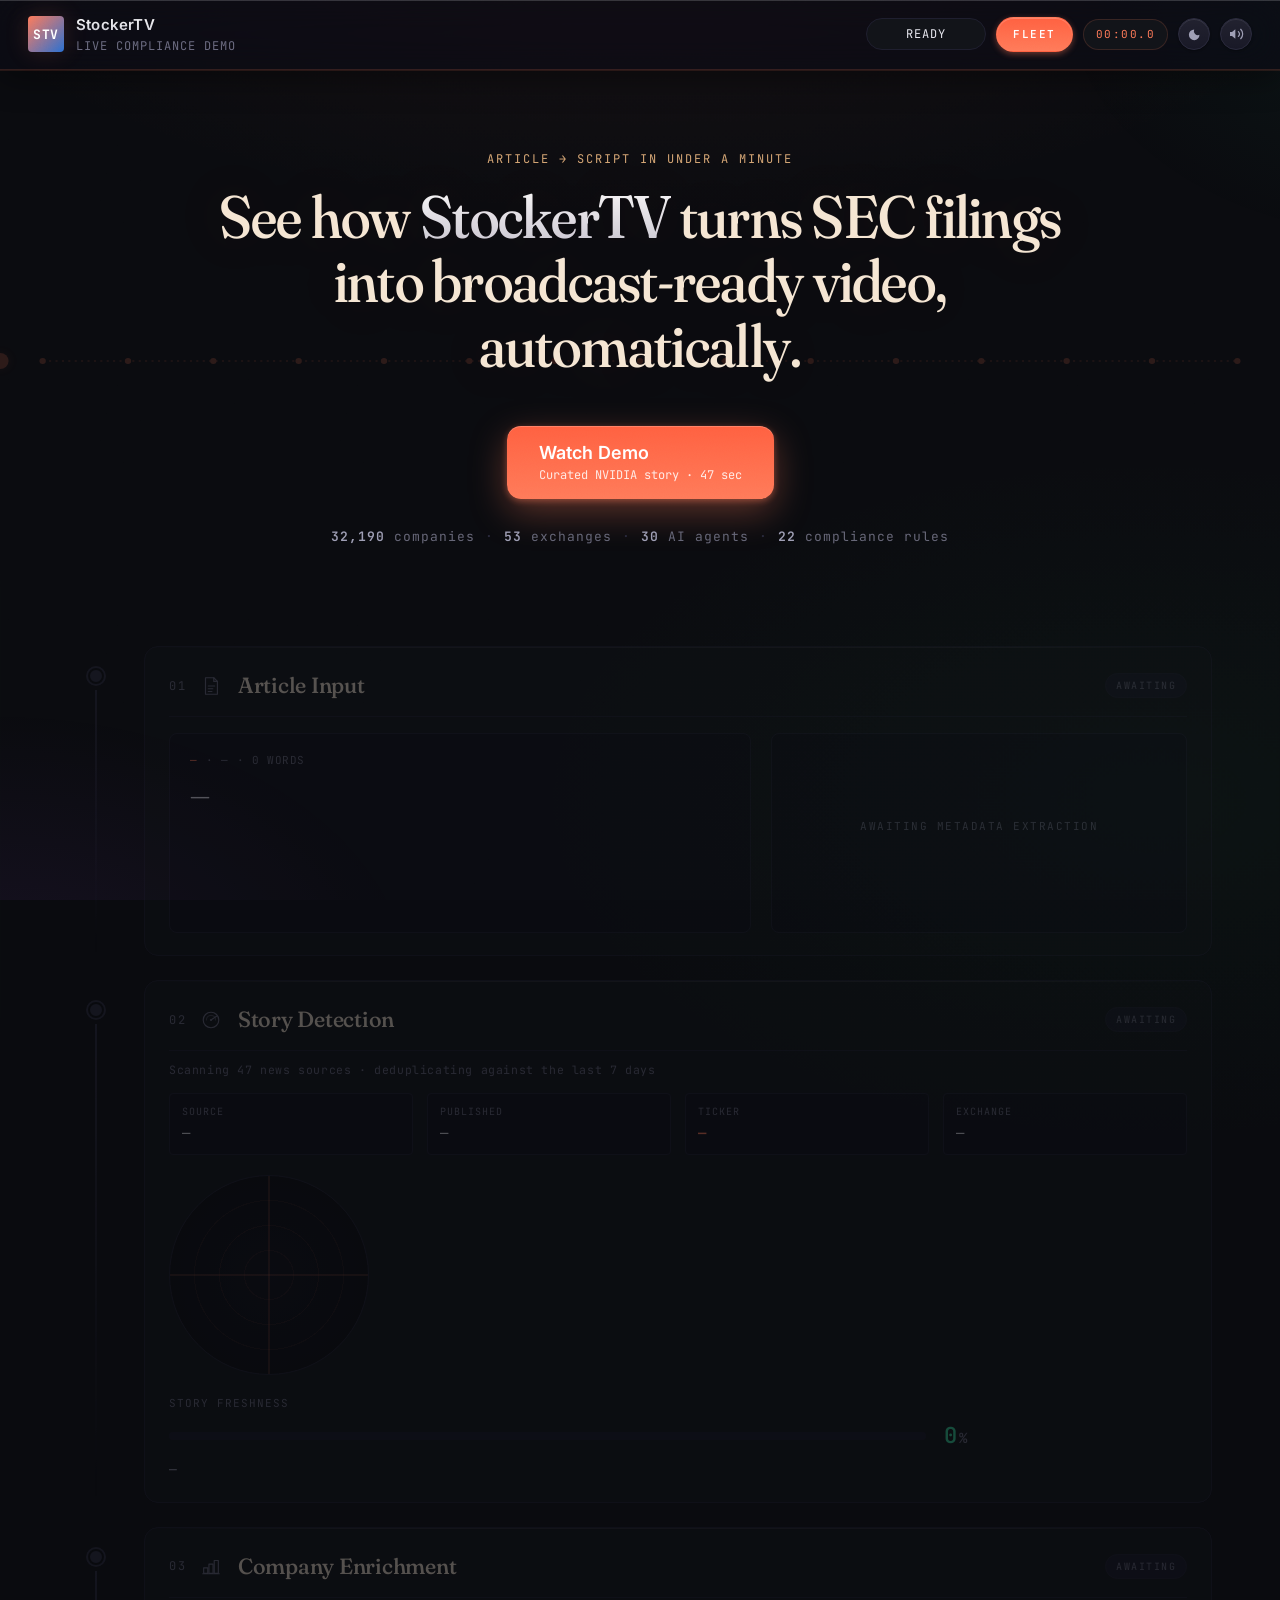
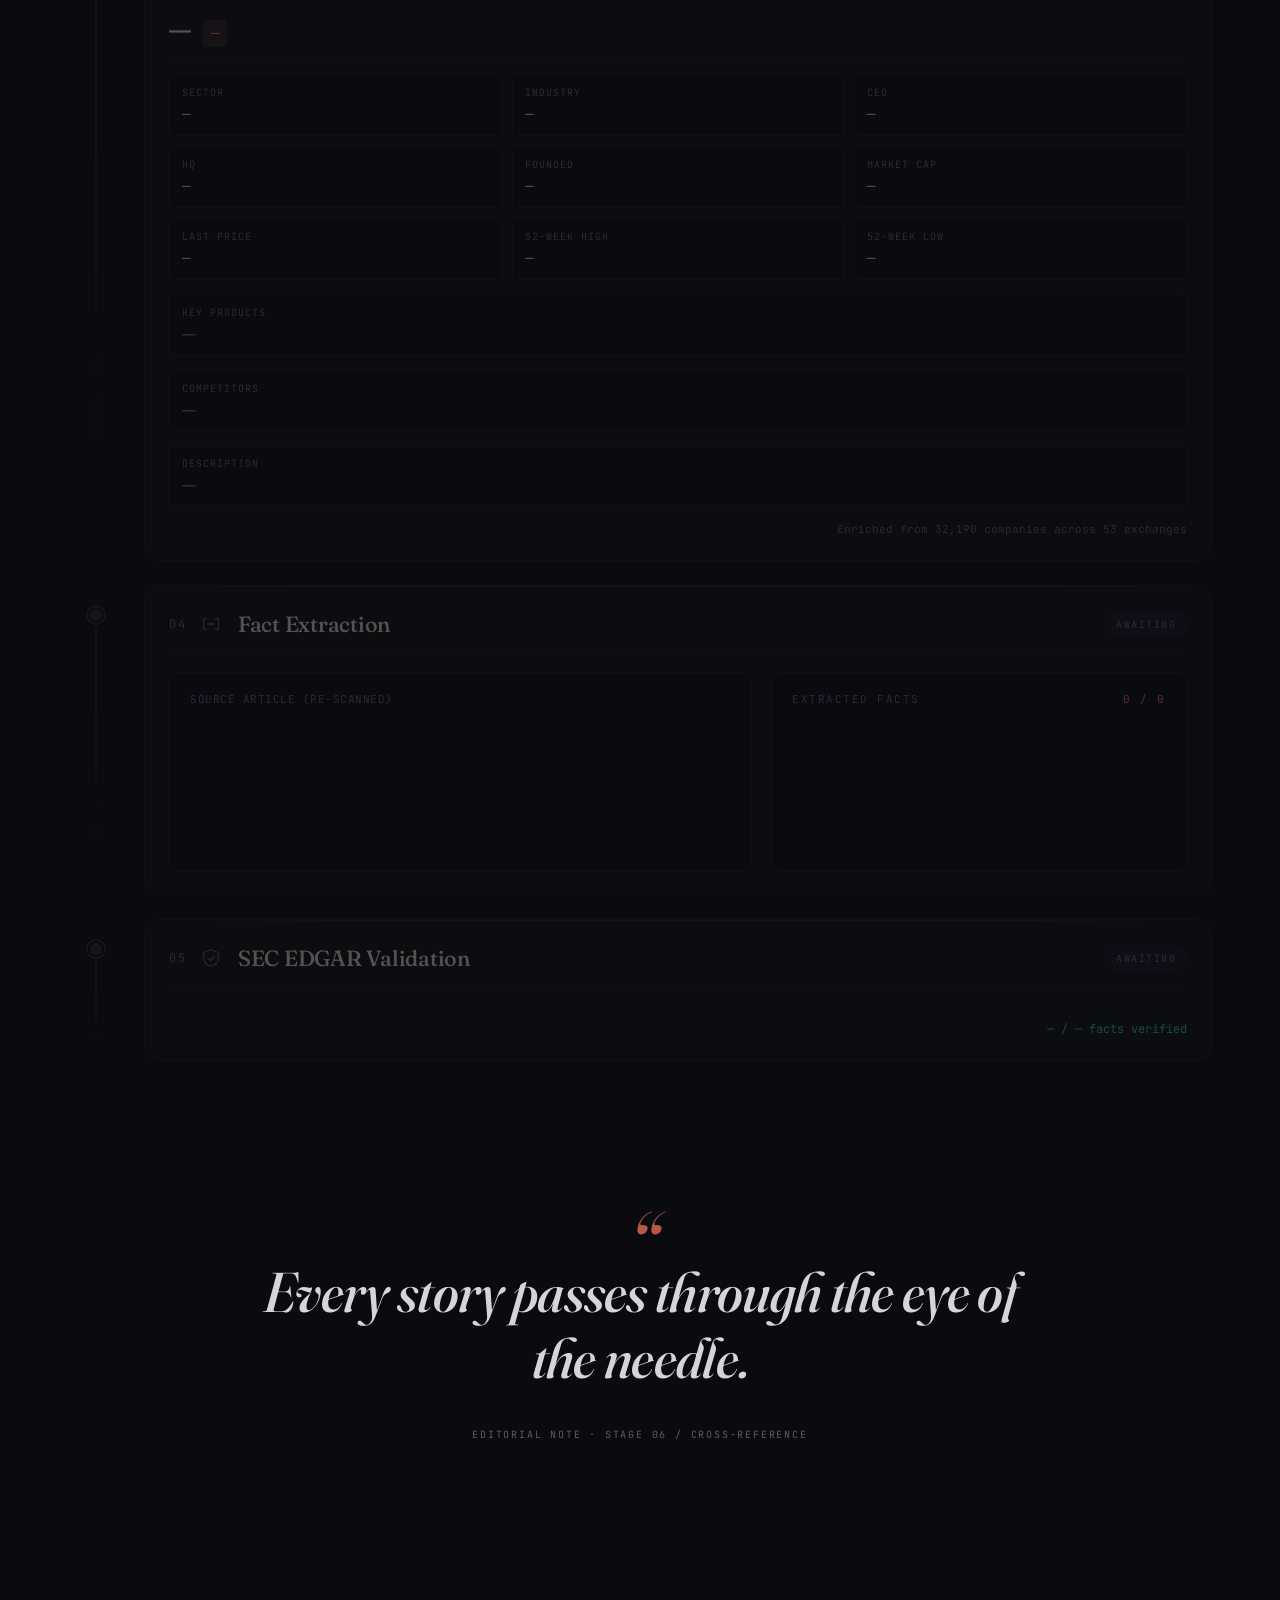
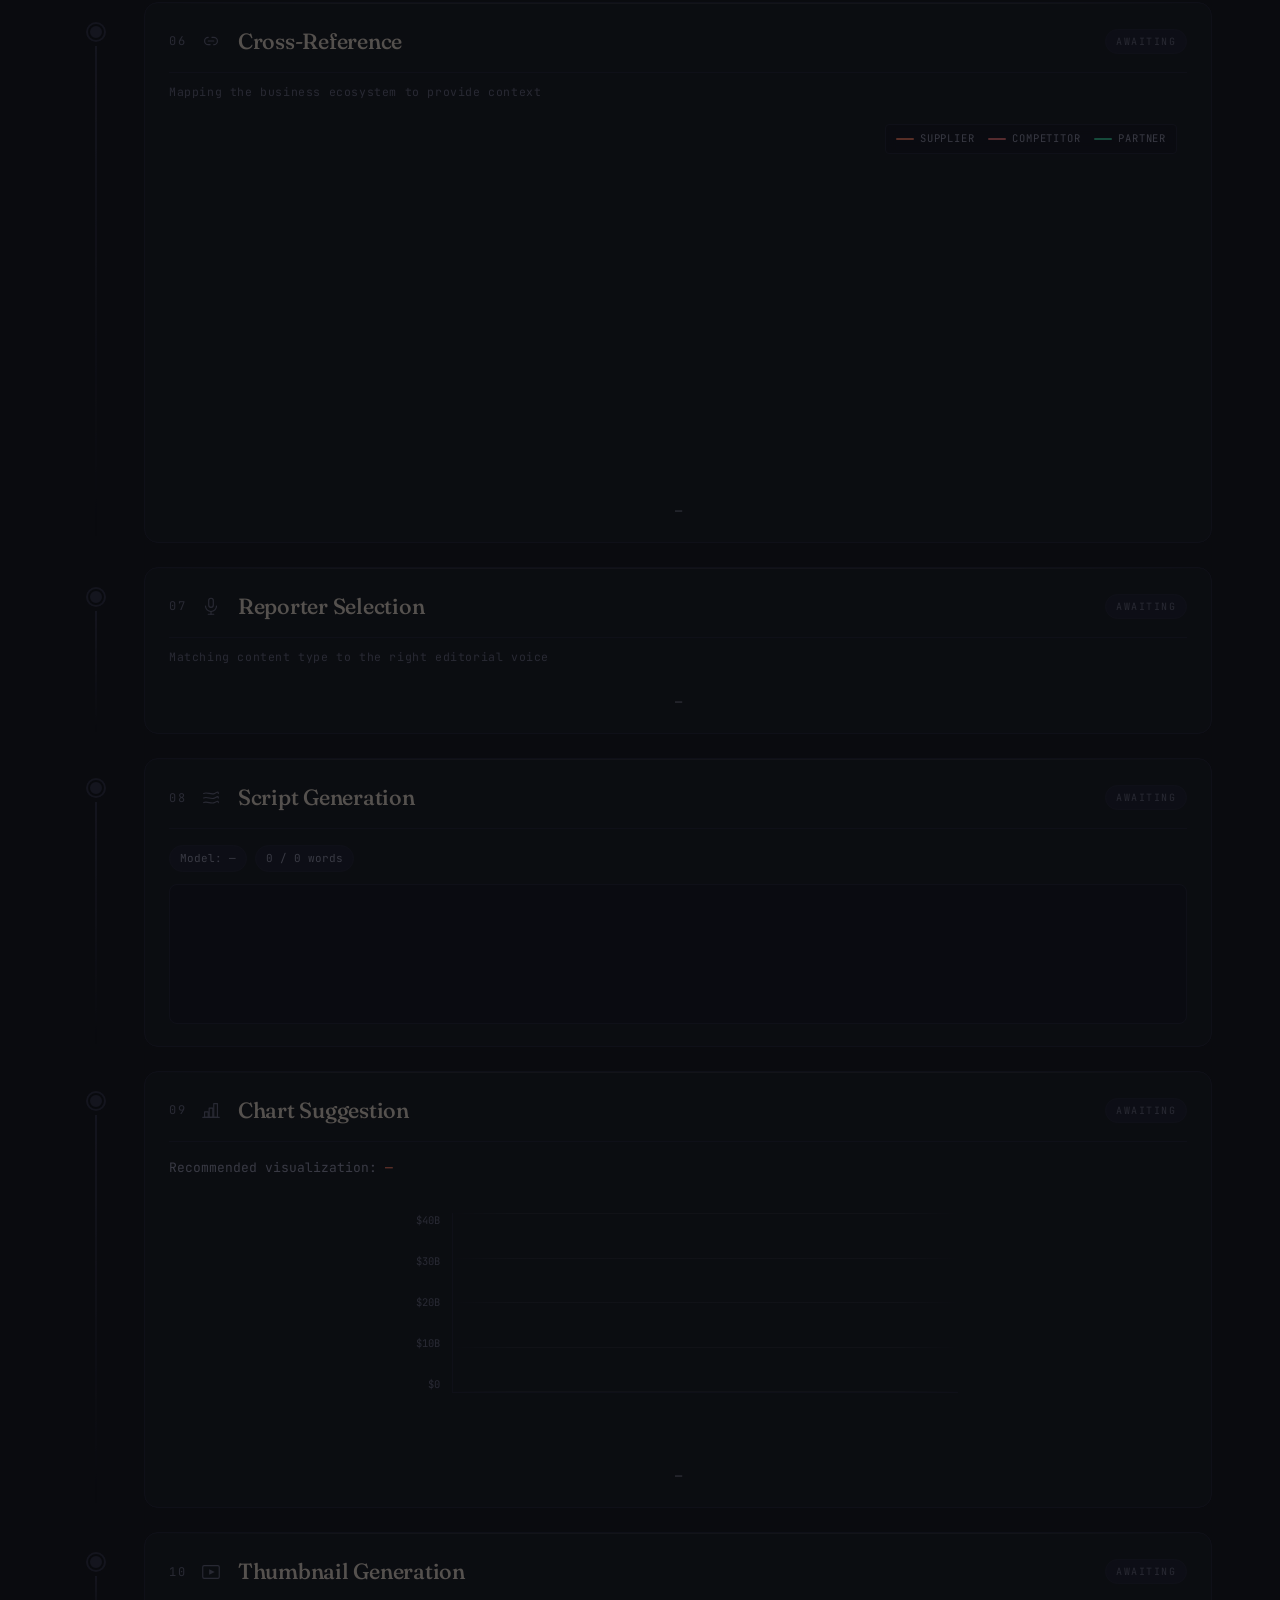
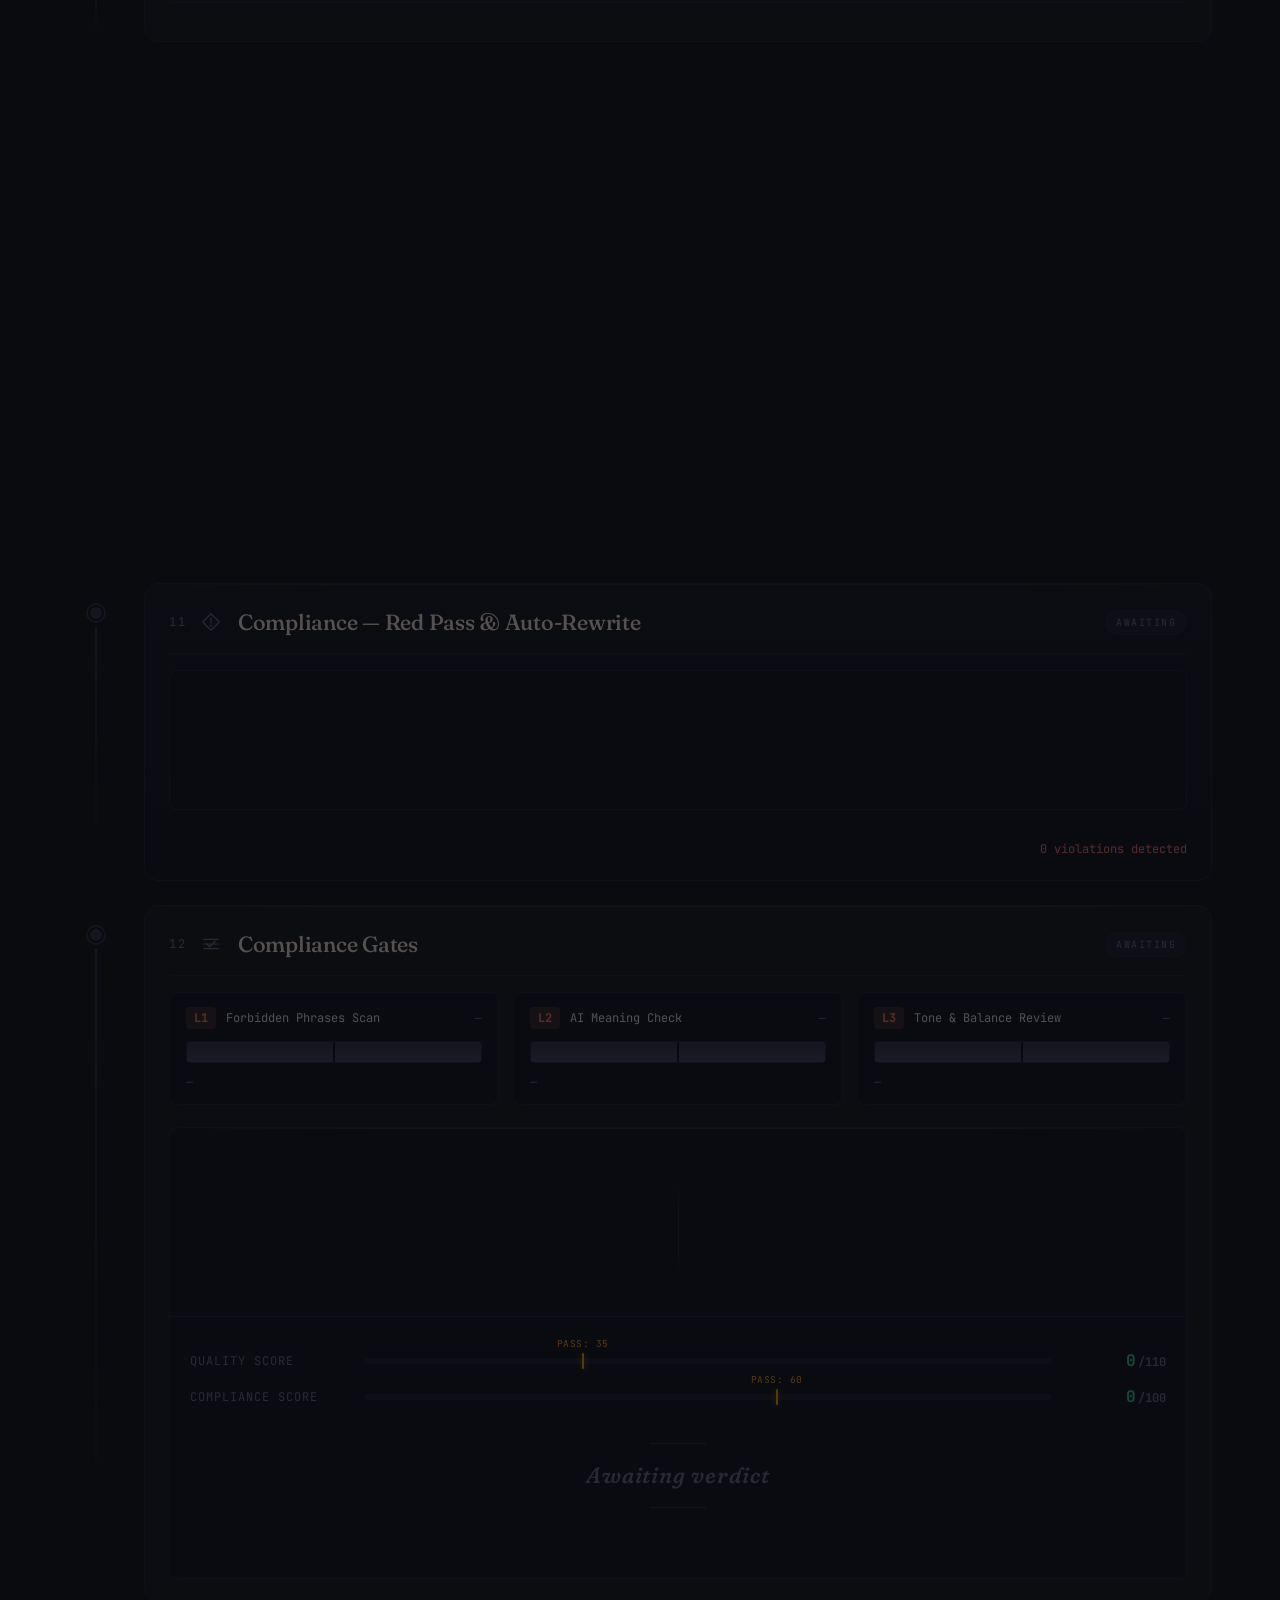
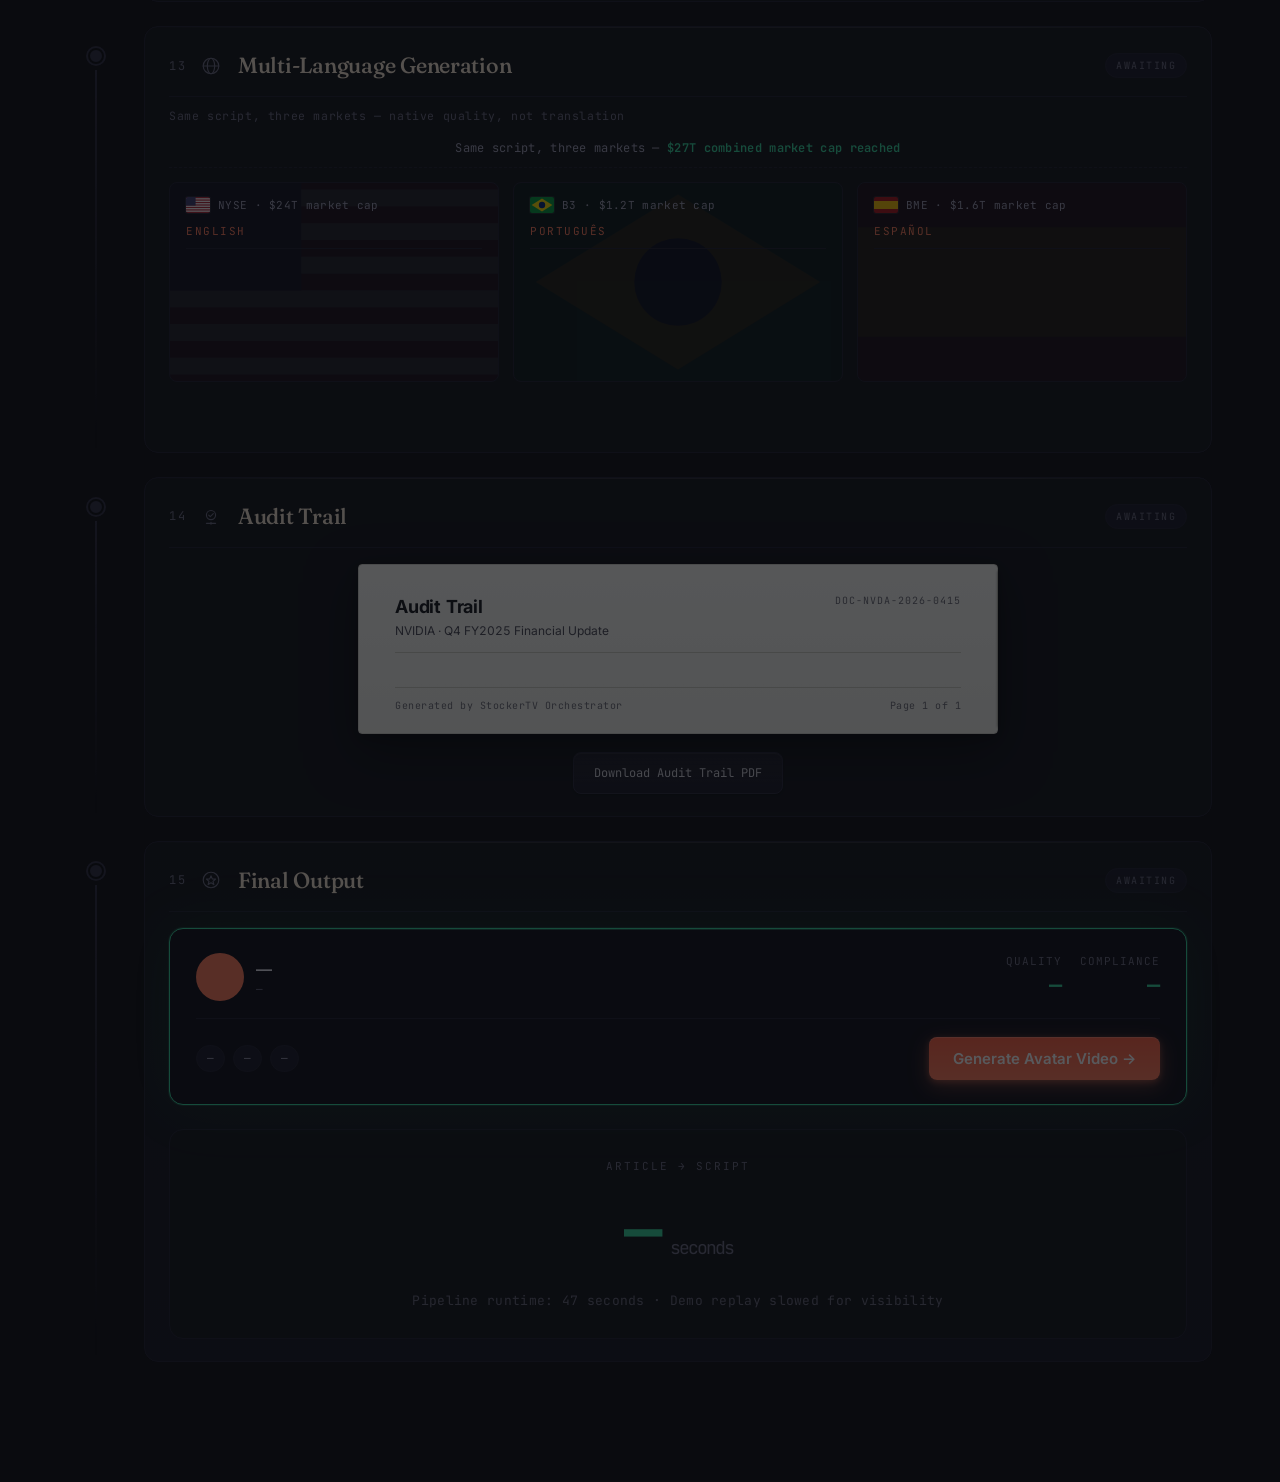
<file: pipeline.html>
<!DOCTYPE html>
<html lang="en">
<head>
  <meta charset="UTF-8">
  <meta name="viewport" content="width=device-width, initial-scale=1.0">
  <meta name="robots" content="noindex, nofollow">
  <meta name="theme-color" content="#0A0B0F" id="theme-color-meta">
  <title>StockerTV — Pipeline</title>
  <!-- Apply persisted theme synchronously BEFORE the stylesheet loads. -->
  <script>
    (function(){try{var t=localStorage.getItem('stv-theme')||'dark';document.documentElement.dataset.theme=t;var m=document.querySelector('meta[name="theme-color"]');if(m)m.setAttribute('content',t==='light'?'#FAF7F2':'#0A0B0F');}catch(e){document.documentElement.dataset.theme='dark';}})();
  </script>
  <link rel="preconnect" href="https://fonts.googleapis.com">
  <link rel="preconnect" href="https://fonts.gstatic.com" crossorigin>
  <link rel="preload" as="style" href="https://fonts.googleapis.com/css2?family=Fraunces:ital,opsz,wght@0,9..144,400..700;1,9..144,400..700&family=Inter:wght@400;500;600;700&family=JetBrains+Mono:wght@400;500;600;700&family=Geist:wght@400;500;600;700;800&display=swap">
  <link href="https://fonts.googleapis.com/css2?family=Fraunces:ital,opsz,wght@0,9..144,400..700;1,9..144,400..700&family=Inter:wght@400;500;600;700&family=JetBrains+Mono:wght@400;500;600;700&family=Geist:wght@400;500;600;700;800&display=swap" rel="stylesheet">
  <link rel="stylesheet" href="./pipeline.css">
</head>
<body>

<header class="topbar">
  <div class="brand">
    <div class="brand-mark">STV</div>
    <div class="brand-text">
      <div class="brand-title brand-wordmark">StockerTV</div>
      <div class="brand-sub">Live Compliance Demo</div>
    </div>
  </div>
  <div class="topbar-meta">
    <div class="stage-tracker" id="stage-tracker" data-state="ready">
      <span class="stage-tracker-label" id="stage-tracker-label">READY</span>
    </div>
    <a class="fleet-link" href="./index.html" title="Back to Fleet View">FLEET</a>
    <span class="meta-pill meta-pill--ghost" id="meta-clock">00:00.0</span>
    <button class="theme-toggle" id="theme-toggle" type="button" aria-label="Toggle theme" title="Toggle light/dark mode">
      <svg class="theme-toggle-icon theme-toggle-icon--moon" viewBox="0 0 24 24" aria-hidden="true">
        <path d="M20 12.5A8.5 8.5 0 1 1 11.5 4a6.5 6.5 0 0 0 8.5 8.5z" fill="currentColor"/>
      </svg>
      <svg class="theme-toggle-icon theme-toggle-icon--sun" viewBox="0 0 24 24" aria-hidden="true">
        <circle cx="12" cy="12" r="4" fill="currentColor"/>
        <g stroke="currentColor" stroke-width="2" stroke-linecap="round" fill="none">
          <line x1="12" y1="2.5" x2="12" y2="5"/>
          <line x1="12" y1="19" x2="12" y2="21.5"/>
          <line x1="2.5" y1="12" x2="5" y2="12"/>
          <line x1="19" y1="12" x2="21.5" y2="12"/>
          <line x1="5.2" y1="5.2" x2="7" y2="7"/>
          <line x1="17" y1="17" x2="18.8" y2="18.8"/>
          <line x1="5.2" y1="18.8" x2="7" y2="17"/>
          <line x1="17" y1="7" x2="18.8" y2="5.2"/>
        </g>
      </svg>
    </button>
    <button class="sound-toggle" id="sound-toggle" type="button" data-state="on" aria-label="Toggle sound" title="Toggle sound">
      <svg class="sound-toggle-icon sound-toggle-icon--on" viewBox="0 0 24 24" aria-hidden="true">
        <path d="M11 5L6 9H3v6h3l5 4V5z" fill="currentColor"/>
        <path d="M15.54 8.46a5 5 0 010 7.07" stroke="currentColor" stroke-width="1.8" fill="none" stroke-linecap="round"/>
        <path d="M19.07 4.93a10 10 0 010 14.14" stroke="currentColor" stroke-width="1.8" fill="none" stroke-linecap="round"/>
      </svg>
      <svg class="sound-toggle-icon sound-toggle-icon--off" viewBox="0 0 24 24" aria-hidden="true">
        <path d="M11 5L6 9H3v6h3l5 4V5z" fill="currentColor"/>
        <line x1="15" y1="9"  x2="21" y2="15" stroke="currentColor" stroke-width="1.8" stroke-linecap="round"/>
        <line x1="21" y1="9"  x2="15" y2="15" stroke="currentColor" stroke-width="1.8" stroke-linecap="round"/>
      </svg>
    </button>
  </div>
</header>

<!-- ── Launch panel ── -->
<section class="launch" id="launch">
  <!-- Ambient timeline pulse behind the hero content -->
  <svg class="launch-bg" viewBox="0 0 1200 100" preserveAspectRatio="none" aria-hidden="true">
    <g class="launch-bg-line">
      <line x1="40" y1="50" x2="1160" y2="50"/>
    </g>
    <g class="launch-bg-dots">
      <circle cx="40"   cy="50" r="3"/>
      <circle cx="120"  cy="50" r="3"/>
      <circle cx="200"  cy="50" r="3"/>
      <circle cx="280"  cy="50" r="3"/>
      <circle cx="360"  cy="50" r="3"/>
      <circle cx="440"  cy="50" r="3"/>
      <circle cx="520"  cy="50" r="3"/>
      <circle cx="600"  cy="50" r="3"/>
      <circle cx="680"  cy="50" r="3"/>
      <circle cx="760"  cy="50" r="3"/>
      <circle cx="840"  cy="50" r="3"/>
      <circle cx="920"  cy="50" r="3"/>
      <circle cx="1000" cy="50" r="3"/>
      <circle cx="1080" cy="50" r="3"/>
      <circle cx="1160" cy="50" r="3"/>
    </g>
    <g class="launch-bg-pulse-wrap">
      <circle class="launch-bg-pulse" cx="0" cy="50" r="8"/>
    </g>
  </svg>

  <div class="launch-inner">
    <div class="launch-eyebrow">Article → Script in under a minute</div>
    <h1 class="launch-title">See how <span class="brand-logo brand-wordmark"><span class="brand-logo-stocker">Stocker</span><span class="brand-logo-tv">TV</span></span> turns SEC filings<br/>into broadcast-ready video, automatically.</h1>

    <div class="launch-cta-row">
      <button class="cta-primary cta-primary--pulse" id="btn-watch-demo">
        <span class="cta-label">Watch Demo</span>
        <span class="cta-sub">Curated NVIDIA story · 47 sec</span>
      </button>
    </div>

    <div class="launch-stats">
      <span class="launch-stat"><span class="launch-stat-v">32,190</span> companies</span>
      <span class="launch-stat-dot">·</span>
      <span class="launch-stat"><span class="launch-stat-v">53</span> exchanges</span>
      <span class="launch-stat-dot">·</span>
      <span class="launch-stat"><span class="launch-stat-v">30</span> AI agents</span>
      <span class="launch-stat-dot">·</span>
      <span class="launch-stat"><span class="launch-stat-v">22</span> compliance rules</span>
    </div>
  </div>
</section>

<!-- Screen-reader stage announcer — fires on every stage activation -->
<div class="sr-only" id="stage-announcer" role="status" aria-live="polite" aria-atomic="true"></div>

<!-- ── Pipeline timeline ── -->
<main class="timeline" id="timeline">

  <!-- Stage 1 — ARTICLE INPUT -->
  <section class="stage" data-stage="1" data-name="article_input">
    <div class="stage-rail"><div class="stage-dot"></div><div class="stage-line"></div></div>
    <div class="stage-body">
      <div class="stage-header">
        <span class="stage-num">01</span>
        <span class="stage-title">Article Input</span>
        <span class="stage-status">awaiting</span>
      </div>
      <div class="stage-content stage-content--two">
        <div class="article-card">
          <div class="article-meta">
            <span class="article-source" data-slot="source">—</span>
            <span class="article-dot">·</span>
            <span class="article-time" data-slot="publishedAt">—</span>
            <span class="article-dot">·</span>
            <span class="article-words"><span data-slot="wordCount">0</span> words</span>
          </div>
          <h2 class="article-title" data-slot="title">—</h2>
          <div class="article-body" data-slot="fullText"></div>
        </div>
        <aside class="side-panel side-panel--ghost">
          <div class="side-label">Awaiting metadata extraction</div>
        </aside>
      </div>
    </div>
  </section>

  <!-- Stage 2 — STORY DETECTION -->
  <section class="stage" data-stage="2" data-name="watcher_detection">
    <div class="stage-rail"><div class="stage-dot"></div><div class="stage-line"></div></div>
    <div class="stage-body">
      <div class="stage-header">
        <span class="stage-num">02</span>
        <span class="stage-title">Story Detection</span>
        <span class="stage-status">awaiting</span>
      </div>
      <div class="stage-subtitle">Scanning 47 news sources · deduplicating against the last 7 days</div>
      <div class="stage-content">
        <div class="watcher-card">
          <div class="watcher-row">
            <div class="watcher-cell"><div class="cell-label">Source</div><div class="cell-value" data-slot="source">—</div></div>
            <div class="watcher-cell"><div class="cell-label">Published</div><div class="cell-value" data-slot="publishedAt">—</div></div>
            <div class="watcher-cell"><div class="cell-label">Ticker</div><div class="cell-value cell-ticker" data-slot="ticker">—</div></div>
            <div class="watcher-cell"><div class="cell-label">Exchange</div><div class="cell-value" data-slot="exchange">—</div></div>
          </div>
          <div class="radar" id="watcher-radar"><div class="radar-sweep"></div><div class="radar-grid"></div></div>
          <div class="novelty">
            <div class="novelty-label">Story Freshness</div>
            <div class="novelty-bar"><div class="novelty-bar-fill" data-slot="noveltyBar"></div></div>
            <div class="novelty-value"><span data-slot="noveltyScore">0</span><span class="novelty-pct">%</span></div>
            <div class="novelty-reason" data-slot="noveltyReason">—</div>
          </div>
        </div>
      </div>
    </div>
  </section>

  <!-- Stage 3 — COMPANY ENRICHMENT -->
  <section class="stage" data-stage="3" data-name="company_enrichment">
    <div class="stage-rail"><div class="stage-dot"></div><div class="stage-line"></div></div>
    <div class="stage-body">
      <div class="stage-header">
        <span class="stage-num">03</span>
        <span class="stage-title">Company Enrichment</span>
        <span class="stage-status">awaiting</span>
      </div>
      <div class="stage-content">
        <div class="company-card" id="company-card">
          <div class="company-head">
            <div class="company-name" data-slot="name">—</div>
            <div class="company-ticker" data-slot="ticker">—</div>
          </div>
          <div class="company-grid">
            <div class="company-cell"><div class="cell-label">Sector</div><div class="cell-value" data-slot="sector">—</div></div>
            <div class="company-cell"><div class="cell-label">Industry</div><div class="cell-value" data-slot="industry">—</div></div>
            <div class="company-cell"><div class="cell-label">CEO</div><div class="cell-value" data-slot="ceo">—</div></div>
            <div class="company-cell"><div class="cell-label">HQ</div><div class="cell-value" data-slot="headquarters">—</div></div>
            <div class="company-cell"><div class="cell-label">Founded</div><div class="cell-value" data-slot="foundedYear">—</div></div>
            <div class="company-cell"><div class="cell-label">Market Cap</div><div class="cell-value" data-slot="marketCap">—</div></div>
            <div class="company-cell"><div class="cell-label">Last Price</div><div class="cell-value" data-slot="lastPrice">—</div></div>
            <div class="company-cell"><div class="cell-label">52-Week High</div><div class="cell-value" data-slot="week52High">—</div></div>
            <div class="company-cell"><div class="cell-label">52-Week Low</div><div class="cell-value" data-slot="week52Low">—</div></div>
          </div>
          <div class="company-block"><div class="cell-label">Key Products</div><div class="cell-value" data-slot="keyProducts">—</div></div>
          <div class="company-block"><div class="cell-label">Competitors</div><div class="cell-value" data-slot="competitors">—</div></div>
          <div class="company-block"><div class="cell-label">Description</div><div class="cell-value" data-slot="description">—</div></div>
          <div class="company-foot">Enriched from <span data-slot="dbSize">32,190</span> companies across <span data-slot="dbExchanges">53</span> exchanges</div>
        </div>
      </div>
    </div>
  </section>

  <!-- Stage 4 — FACT EXTRACTION -->
  <section class="stage" data-stage="4" data-name="fact_extraction">
    <div class="stage-rail"><div class="stage-dot"></div><div class="stage-line"></div></div>
    <div class="stage-body">
      <div class="stage-header">
        <span class="stage-num">04</span>
        <span class="stage-title">Fact Extraction</span>
        <span class="stage-status">awaiting</span>
      </div>
      <div class="stage-content stage-content--two">
        <div class="article-card article-card--mirror">
          <div class="article-meta">Source article (re-scanned)</div>
          <div class="article-body" id="fact-source-body"></div>
        </div>
        <aside class="side-panel">
          <div class="side-label">Extracted facts <span class="side-counter"><span id="fact-count">0</span> / <span id="fact-total">0</span></span></div>
          <ul class="fact-list" id="fact-list"></ul>
        </aside>
      </div>
    </div>
  </section>

  <!-- Stage 5 — SEC EDGAR VALIDATION -->
  <section class="stage" data-stage="5" data-name="sec_validation">
    <div class="stage-rail"><div class="stage-dot"></div><div class="stage-line"></div></div>
    <div class="stage-body">
      <div class="stage-header">
        <span class="stage-num">05</span>
        <span class="stage-title">SEC EDGAR Validation</span>
        <span class="stage-status">awaiting</span>
      </div>
      <div class="stage-content">
        <ul class="validation-list" id="validation-list"></ul>
        <div class="validation-summary"><span id="validation-summary-text">— / — facts verified</span></div>
      </div>
    </div>
  </section>

  <!-- Stage 6 — CROSS-REFERENCE -->
  <section class="stage" data-stage="6" data-name="cross_reference">
    <div class="stage-rail"><div class="stage-dot"></div><div class="stage-line"></div></div>
    <div class="stage-body">
      <div class="stage-header">
        <span class="stage-num">06</span>
        <span class="stage-title">Cross-Reference</span>
        <span class="stage-status">awaiting</span>
      </div>
      <div class="stage-subtitle">Mapping the business ecosystem to provide context</div>
      <div class="stage-content">
        <div class="graph-wrap">
          <svg class="graph" id="xref-graph" viewBox="0 0 720 360" preserveAspectRatio="xMidYMid meet"></svg>
          <div class="graph-legend" aria-hidden="true">
            <span class="graph-legend-item"><span class="graph-legend-line graph-legend-line--supplier"></span>Supplier</span>
            <span class="graph-legend-item"><span class="graph-legend-line graph-legend-line--competitor"></span>Competitor</span>
            <span class="graph-legend-item"><span class="graph-legend-line graph-legend-line--partner"></span>Partner</span>
          </div>
        </div>
        <div class="graph-note" id="xref-note">—</div>
      </div>
    </div>
  </section>

  <!-- Stage 7 — REPORTER SELECTION -->
  <section class="stage" data-stage="7" data-name="reporter_selection">
    <div class="stage-rail"><div class="stage-dot"></div><div class="stage-line"></div></div>
    <div class="stage-body">
      <div class="stage-header">
        <span class="stage-num">07</span>
        <span class="stage-title">Reporter Selection</span>
        <span class="stage-status">awaiting</span>
      </div>
      <div class="stage-subtitle">Matching content type to the right editorial voice</div>
      <div class="stage-content">
        <div class="reporters" id="reporter-row"></div>
        <div class="reporter-reason" id="reporter-reason">—</div>
      </div>
    </div>
  </section>

  <!-- Stage 8 — SCRIPT GENERATION -->
  <section class="stage" data-stage="8" data-name="script_generation">
    <div class="stage-rail"><div class="stage-dot"></div><div class="stage-line"></div></div>
    <div class="stage-body">
      <div class="stage-header">
        <span class="stage-num">08</span>
        <span class="stage-title">Script Generation</span>
        <span class="stage-status">awaiting</span>
      </div>
      <div class="stage-content">
        <div class="script-meta">
          <span class="script-meta-pill">Model: <span data-slot="model">—</span></span>
          <span class="script-meta-pill"><span id="script-words">0</span> / <span id="script-target">0</span> words</span>
        </div>
        <div class="script-box" id="script-box"></div>
      </div>
    </div>
  </section>

  <!-- Stage 9 — CHART SUGGESTION -->
  <section class="stage" data-stage="9" data-name="chart_suggestion">
    <div class="stage-rail"><div class="stage-dot"></div><div class="stage-line"></div></div>
    <div class="stage-body">
      <div class="stage-header">
        <span class="stage-num">09</span>
        <span class="stage-title">Chart Suggestion</span>
        <span class="stage-status">awaiting</span>
      </div>
      <div class="stage-content">
        <div class="chart-rec">Recommended visualization: <span class="chart-rec-strong" data-slot="type">—</span></div>
        <div class="chart-wrap">
          <div class="chart-frame">
            <div class="chart-yaxis">
              <span>$40B</span><span>$30B</span><span>$20B</span><span>$10B</span><span>$0</span>
            </div>
            <div class="chart-plot">
              <div class="chart-grid">
                <div class="chart-gridline"></div>
                <div class="chart-gridline"></div>
                <div class="chart-gridline"></div>
                <div class="chart-gridline"></div>
                <div class="chart-gridline"></div>
              </div>
              <div class="chart" id="chart"></div>
            </div>
          </div>
        </div>
        <div class="chart-data" id="chart-data">—</div>
      </div>
    </div>
  </section>

  <!-- Stage 10 — THUMBNAIL GENERATION -->
  <section class="stage" data-stage="10" data-name="thumbnail_generation">
    <div class="stage-rail"><div class="stage-dot"></div><div class="stage-line"></div></div>
    <div class="stage-body">
      <div class="stage-header">
        <span class="stage-num">10</span>
        <span class="stage-title">Thumbnail Generation</span>
        <span class="stage-status">awaiting</span>
      </div>
      <div class="stage-content">
        <div class="thumbs" id="thumbs"></div>
      </div>
    </div>
  </section>

  <!-- Stage 11 — COMPLIANCE RED PASS -->
  <section class="stage stage--feature" data-stage="11" data-name="compliance_red_pass">
    <div class="stage-rail"><div class="stage-dot"></div><div class="stage-line"></div></div>
    <div class="stage-body">
      <div class="stage-header">
        <span class="stage-num">11</span>
        <span class="stage-title">Compliance — Red Pass &amp; Auto-Rewrite</span>
        <span class="stage-status">awaiting</span>
      </div>
      <div class="stage-content">
        <div class="redpass-script" id="redpass-script"></div>
        <ul class="violations" id="violations"></ul>
        <div class="redpass-counter"><span id="violation-count">0</span> violations detected</div>
      </div>
    </div>
  </section>

  <!-- Stage 12 — THREE COMPLIANCE GATES -->
  <section class="stage" data-stage="12" data-name="compliance_gates">
    <div class="stage-rail"><div class="stage-dot"></div><div class="stage-line"></div></div>
    <div class="stage-body">
      <div class="stage-header">
        <span class="stage-num">12</span>
        <span class="stage-title">Compliance Gates</span>
        <span class="stage-status">awaiting</span>
      </div>
      <div class="stage-content">
        <div class="gates" id="gates">
          <div class="gate" data-gate="l1">
            <div class="gate-head"><span class="gate-num">L1</span><span class="gate-name">Forbidden Phrases Scan</span><span class="gate-time" data-slot="ms">—</span></div>
            <div class="gate-bar"><div class="gate-door gate-door--left"></div><div class="gate-door gate-door--right"></div></div>
            <div class="gate-msg" data-slot="msg">—</div>
          </div>
          <div class="gate" data-gate="l2">
            <div class="gate-head"><span class="gate-num">L2</span><span class="gate-name">AI Meaning Check</span><span class="gate-time" data-slot="ms">—</span></div>
            <div class="gate-bar"><div class="gate-door gate-door--left"></div><div class="gate-door gate-door--right"></div></div>
            <div class="gate-msg" data-slot="msg">—</div>
          </div>
          <div class="gate" data-gate="l3">
            <div class="gate-head"><span class="gate-num">L3</span><span class="gate-name">Tone &amp; Balance Review</span><span class="gate-time" data-slot="ms">—</span></div>
            <div class="gate-bar"><div class="gate-door gate-door--left"></div><div class="gate-door gate-door--right"></div></div>
            <div class="gate-msg" data-slot="msg">—</div>
          </div>
        </div>
        <div class="dual-gate" id="dual-gate">
          <!-- Hero reveal — Fraunces numerals, the editorial verdict. No aria-live
               here: countUp updates at 60Hz and would spam assistive tech. The
               final "Passed" verdict is announced via #dual-verdict role below. -->
          <div class="dual-reveal" id="dual-reveal">
            <div class="dual-reveal-col" data-metric="quality">
              <div class="dual-reveal-eyebrow">Quality</div>
              <div class="dual-reveal-number" data-slot="qualityReveal">0</div>
              <div class="dual-reveal-scale">
                <span class="dual-reveal-pass">Pass 35</span>
                <span class="dual-reveal-dot" aria-hidden="true">·</span>
                <span class="dual-reveal-max">of 110</span>
              </div>
            </div>
            <div class="dual-reveal-divider" aria-hidden="true"></div>
            <div class="dual-reveal-col" data-metric="compliance">
              <div class="dual-reveal-eyebrow">Compliance</div>
              <div class="dual-reveal-number" data-slot="complianceReveal">0</div>
              <div class="dual-reveal-scale">
                <span class="dual-reveal-pass">Pass 60</span>
                <span class="dual-reveal-dot" aria-hidden="true">·</span>
                <span class="dual-reveal-max">of 100</span>
              </div>
            </div>
          </div>

          <!-- Supporting bars — retained as subordinate evidence -->
          <div class="dual-row">
            <div class="dual-label">Quality Score</div>
            <div class="dual-bar">
              <div class="dual-bar-fill" data-slot="qualityBar"></div>
              <div class="dual-threshold" style="left: 31.82%;" data-threshold-label="Pass: 35"></div>
            </div>
            <div class="dual-value"><span data-slot="qualityScore">0</span><span class="dual-of">/110</span></div>
          </div>
          <div class="dual-row">
            <div class="dual-label">Compliance Score</div>
            <div class="dual-bar">
              <div class="dual-bar-fill" data-slot="complianceBar"></div>
              <div class="dual-threshold" style="left: 60%;" data-threshold-label="Pass: 60"></div>
            </div>
            <div class="dual-value"><span data-slot="complianceScore">0</span><span class="dual-of">/100</span></div>
          </div>
          <div class="dual-verdict" id="dual-verdict" role="status" aria-live="polite">Awaiting verdict</div>
          <div class="dual-exceeds" id="dual-exceeds">Exceeds compliance threshold</div>
        </div>
      </div>
    </div>
  </section>

  <!-- Stage 13 — MULTI-LANGUAGE -->
  <section class="stage" data-stage="13" data-name="multilanguage">
    <div class="stage-rail"><div class="stage-dot"></div><div class="stage-line"></div></div>
    <div class="stage-body">
      <div class="stage-header">
        <span class="stage-num">13</span>
        <span class="stage-title">Multi-Language Generation</span>
        <span class="stage-status">awaiting</span>
      </div>
      <div class="stage-subtitle">Same script, three markets — native quality, not translation</div>
      <div class="stage-content">
        <div class="lang-summary">Same script, three markets — <strong>$27T combined market cap reached</strong></div>
        <div class="lang-cols">
          <div class="lang-col" data-lang="en">
            <svg class="lang-flag-bg" viewBox="0 0 30 20" preserveAspectRatio="xMidYMid slice" aria-hidden="true">
              <rect width="30" height="20" fill="#b22234"/>
              <rect y="1.54"  width="30" height="1.54" fill="#fff"/>
              <rect y="4.62"  width="30" height="1.54" fill="#fff"/>
              <rect y="7.69"  width="30" height="1.54" fill="#fff"/>
              <rect y="10.77" width="30" height="1.54" fill="#fff"/>
              <rect y="13.85" width="30" height="1.54" fill="#fff"/>
              <rect y="16.92" width="30" height="1.54" fill="#fff"/>
              <rect width="12" height="10.77" fill="#3c3b6e"/>
            </svg>
            <div class="lang-market">
              <span class="lang-flag" aria-hidden="true">
                <svg viewBox="0 0 30 20">
                  <rect width="30" height="20" fill="#b22234"/>
                  <rect y="1.54"  width="30" height="1.54" fill="#fff"/>
                  <rect y="4.62"  width="30" height="1.54" fill="#fff"/>
                  <rect y="7.69"  width="30" height="1.54" fill="#fff"/>
                  <rect y="10.77" width="30" height="1.54" fill="#fff"/>
                  <rect y="13.85" width="30" height="1.54" fill="#fff"/>
                  <rect y="16.92" width="30" height="1.54" fill="#fff"/>
                  <rect width="12" height="10.77" fill="#3c3b6e"/>
                </svg>
              </span>
              <span class="lang-market-text">NYSE · $24T market cap</span>
            </div>
            <div class="lang-head">English</div>
            <div class="lang-body" id="lang-en"></div>
          </div>

          <div class="lang-col" data-lang="pt">
            <svg class="lang-flag-bg" viewBox="0 0 30 20" preserveAspectRatio="xMidYMid slice" aria-hidden="true">
              <rect width="30" height="20" fill="#009c3b"/>
              <polygon points="15,2 28,10 15,18 2,10" fill="#ffdf00"/>
              <circle cx="15" cy="10" r="4" fill="#002776"/>
            </svg>
            <div class="lang-market">
              <span class="lang-flag" aria-hidden="true">
                <svg viewBox="0 0 30 20">
                  <rect width="30" height="20" fill="#009c3b"/>
                  <polygon points="15,2 28,10 15,18 2,10" fill="#ffdf00"/>
                  <circle cx="15" cy="10" r="4" fill="#002776"/>
                </svg>
              </span>
              <span class="lang-market-text">B3 · $1.2T market cap</span>
            </div>
            <div class="lang-head">Português</div>
            <div class="lang-body" id="lang-pt"></div>
          </div>

          <div class="lang-col" data-lang="es">
            <svg class="lang-flag-bg" viewBox="0 0 30 20" preserveAspectRatio="xMidYMid slice" aria-hidden="true">
              <rect width="30" height="20" fill="#aa151b"/>
              <rect y="5" width="30" height="10" fill="#f1bf00"/>
            </svg>
            <div class="lang-market">
              <span class="lang-flag" aria-hidden="true">
                <svg viewBox="0 0 30 20">
                  <rect width="30" height="20" fill="#aa151b"/>
                  <rect y="5" width="30" height="10" fill="#f1bf00"/>
                </svg>
              </span>
              <span class="lang-market-text">BME · $1.6T market cap</span>
            </div>
            <div class="lang-head">Español</div>
            <div class="lang-body" id="lang-es"></div>
          </div>
        </div>
        <div class="lang-qa" id="lang-qa">—</div>
      </div>
    </div>
  </section>

  <!-- Stage 14 — AUDIT TRAIL -->
  <section class="stage" data-stage="14" data-name="audit_trail">
    <div class="stage-rail"><div class="stage-dot"></div><div class="stage-line"></div></div>
    <div class="stage-body">
      <div class="stage-header">
        <span class="stage-num">14</span>
        <span class="stage-title">Audit Trail</span>
        <span class="stage-status">awaiting</span>
      </div>
      <div class="stage-content">
        <div class="audit-doc" id="audit-doc">
          <div class="audit-doc-page">
            <div class="audit-doc-header">
              <div class="audit-doc-title">Audit Trail</div>
              <div class="audit-doc-sub">NVIDIA · Q4 FY2025 Financial Update</div>
              <div class="audit-doc-id">DOC-NVDA-2026-0415</div>
            </div>
            <div class="audit-doc-body" id="audit-doc-body"></div>
            <div class="audit-doc-footer">
              <span>Generated by StockerTV Orchestrator</span>
              <span>Page 1 of 1</span>
            </div>
          </div>
          <button class="audit-dl" id="audit-dl">Download Audit Trail PDF</button>
        </div>
      </div>
    </div>
  </section>

  <!-- Stage 15 — FINAL OUTPUT -->
  <section class="stage stage--final" data-stage="15" data-name="final_output">
    <div class="stage-rail"><div class="stage-dot"></div><div class="stage-line"></div></div>
    <div class="stage-body">
      <div class="stage-header">
        <span class="stage-num">15</span>
        <span class="stage-title">Final Output</span>
        <span class="stage-status">awaiting</span>
      </div>
      <div class="stage-content">
        <div class="final-card">
          <div class="final-head">
            <div class="final-reporter">
              <div class="final-reporter-avatar" data-slot="reporterAvatar"></div>
              <div>
                <div class="final-reporter-name" data-slot="reporter">—</div>
                <div class="final-reporter-role" data-slot="reporterRole">—</div>
              </div>
            </div>
            <div class="final-scores">
              <div class="final-score"><div class="final-score-k">Quality</div><div class="final-score-v" data-slot="qualityScore">—</div></div>
              <div class="final-score"><div class="final-score-k">Compliance</div><div class="final-score-v" data-slot="complianceScore">—</div></div>
            </div>
          </div>
          <div class="final-script" data-slot="finalScript"></div>
          <div class="final-foot">
            <div class="final-foot-left">
              <span class="final-pill" data-slot="ticker">—</span>
              <span class="final-pill" data-slot="exchange">—</span>
              <span class="final-pill" data-slot="source">—</span>
            </div>
            <button class="final-cta" id="final-cta">Generate Avatar Video →</button>
          </div>
        </div>
        <div class="final-headline">
          <div class="final-headline-k">Article → Script</div>
          <div class="final-headline-v"><span data-slot="totalSeconds">—</span><span class="final-headline-unit">seconds</span></div>
          <div class="final-runtime-note">Pipeline runtime: 47 seconds · Demo replay slowed for visibility</div>
        </div>
      </div>
    </div>
  </section>

</main>

<!-- Confetti canvas overlay -->
<canvas id="confetti" class="confetti"></canvas>

<!-- Replay action bar (shown after demo completes) -->
<div class="replay-fab" id="replay-fab" hidden>
  <button class="replay-btn" id="replay-btn" type="button">
    <span class="replay-icon" aria-hidden="true">↻</span>
    <span>Replay Demo</span>
  </button>
</div>

<!-- ── Avatar video modal ── -->
<div class="avatar-modal" id="avatar-modal" hidden>
  <button class="avatar-modal-close" id="avatar-modal-close" aria-label="Close video">×</button>
  <div class="avatar-modal-stage" id="avatar-modal-stage">
    <video
      class="avatar-modal-video"
      id="avatar-modal-video"
      controls
      playsinline
      preload="none"
    ></video>
  </div>
</div>

<!-- Wave 5 · Batch 4 — Premium signals (grain, paper fibre) -->
<div class="w5-grain" aria-hidden="true"></div>
<div class="w5-paper-fiber" aria-hidden="true"></div>

<!-- Scripts: showcase data → shared SoundFX → main app. Order matters. -->
<script src="./pipeline-showcase.js"></script>
<script src="./exchange-schedule.js"></script>
<script src="./wave5-glyphs.js"></script>
<script src="./wave5-typography.js"></script>
<script src="./wave5-data-viz.js"></script>
<script src="./wave5-motion.js"></script>
<script src="./soundfx.js"></script>
<script src="./wave5-ceremony.js"></script>
<script src="./pipeline.js"></script>
</body>
</html>
</file>
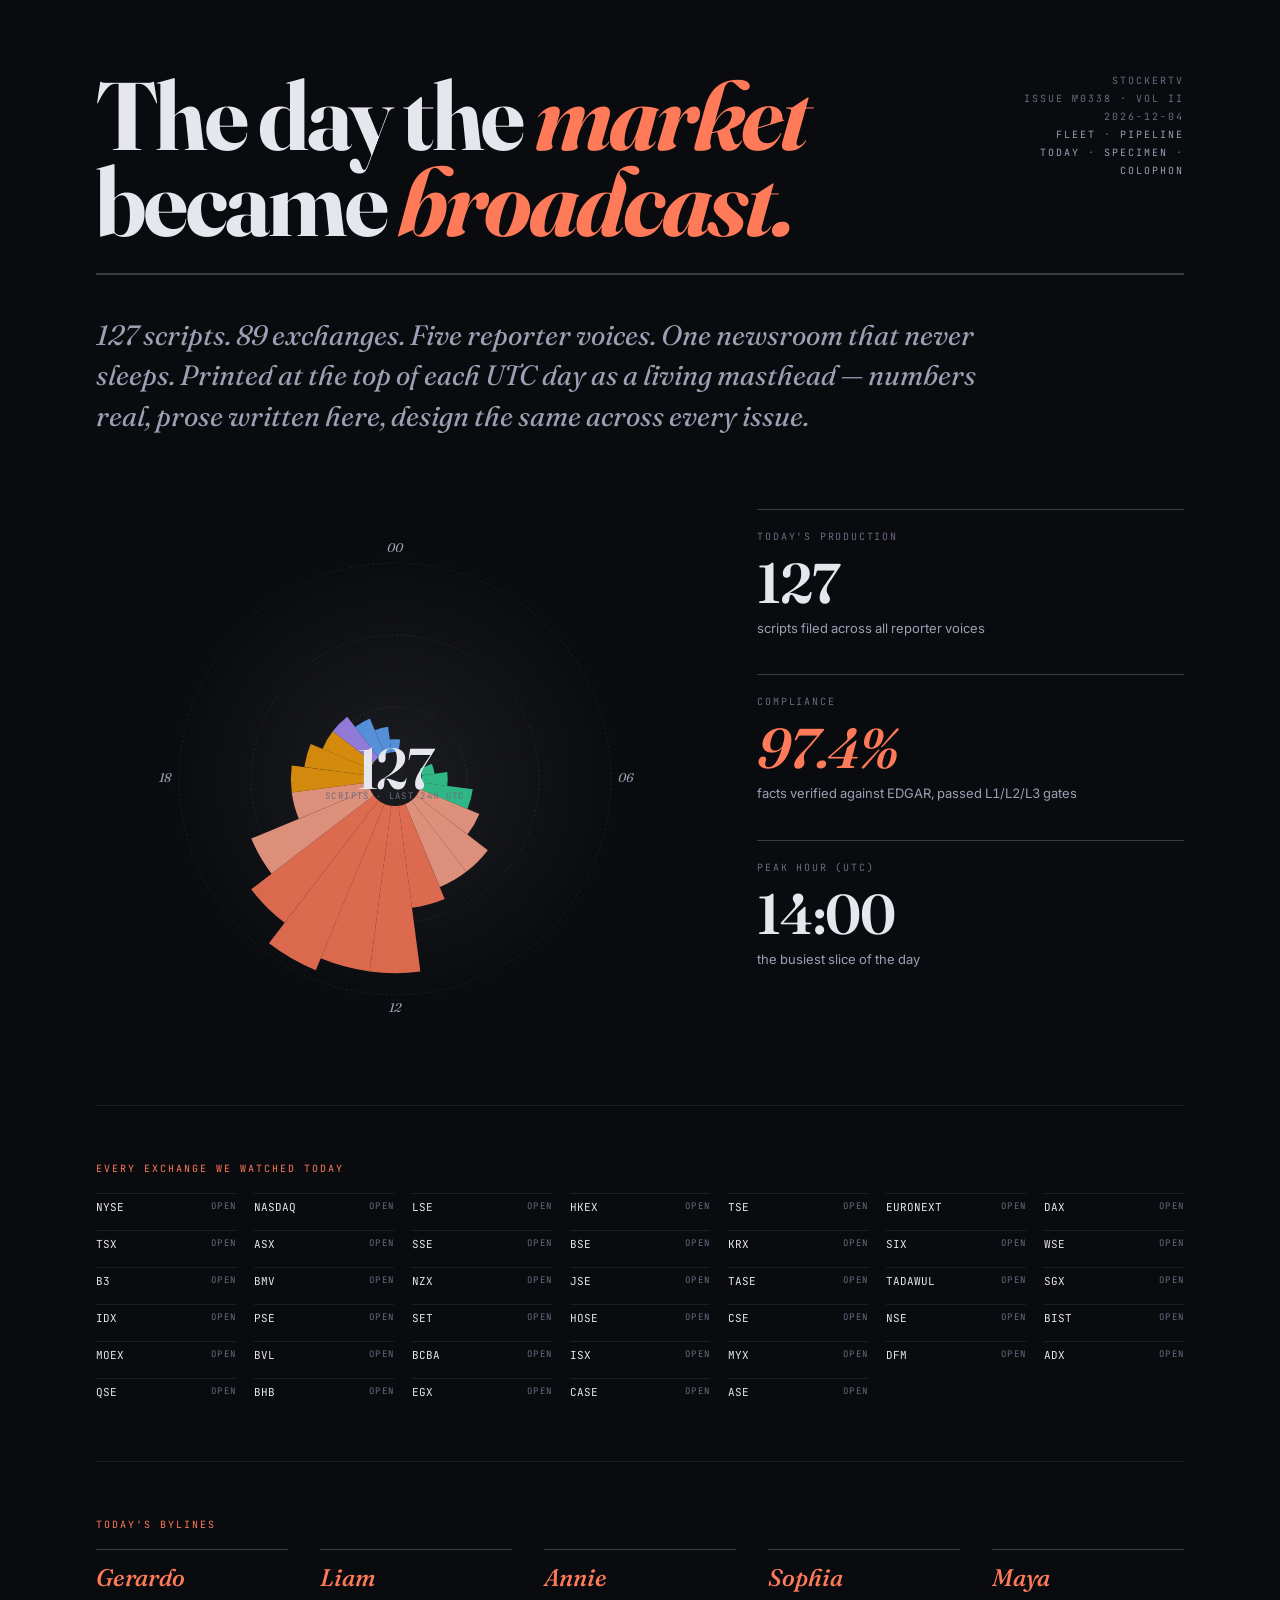
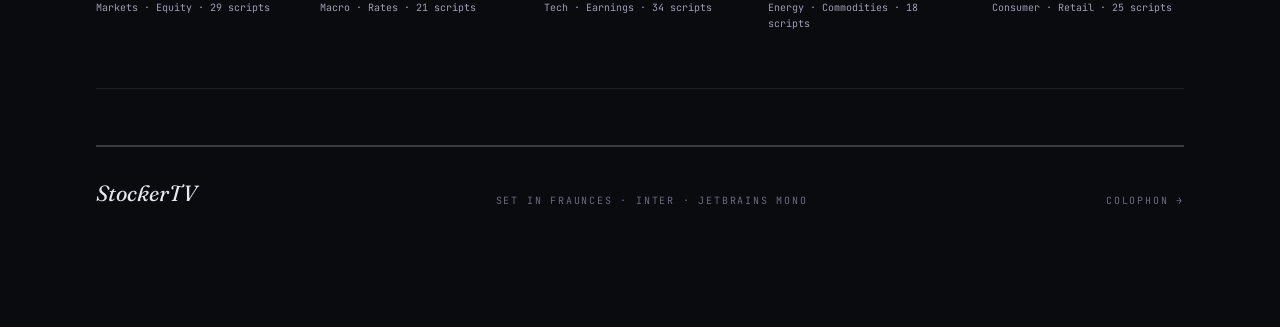
<file: poster.html>
<!DOCTYPE html>
<html lang="en">
<head>
  <meta charset="UTF-8">
  <meta name="viewport" content="width=device-width, initial-scale=1.0">
  <meta name="robots" content="noindex, follow">
  <meta name="theme-color" content="#0A0B0F" id="theme-color-meta">
  <title>StockerTV — The Day, as a Poster</title>
  <script>
    (function(){try{var t=localStorage.getItem('stv-theme')||'dark';document.documentElement.dataset.theme=t;var m=document.querySelector('meta[name="theme-color"]');if(m)m.setAttribute('content',t==='light'?'#FAF7F2':'#0A0B0F');}catch(e){document.documentElement.dataset.theme='dark';}})();
  </script>
  <link rel="preconnect" href="https://fonts.googleapis.com">
  <link rel="preconnect" href="https://fonts.gstatic.com" crossorigin>
  <link href="https://fonts.googleapis.com/css2?family=Fraunces:ital,opsz,wght@0,9..144,400..700;1,9..144,400..700&family=Inter:wght@400;500;600;700&family=JetBrains+Mono:wght@400;500;600;700&display=swap" rel="stylesheet">
  <style>
    :root {
      --bg: #0A0B0F; --text: #e6e6ee; --text-2: #9e9eb4; --text-3: #6b6b80;
      --accent: #FF7A59; --accent-2: #FFA68C; --rule: rgba(255,255,255,0.2);
      --hairline: rgba(255,255,255,0.08);
      color-scheme: dark;
    }
    [data-theme="light"] {
      --bg: #FAF7F2; --text: #1A1815; --text-2: #5A5550; --text-3: #8C857E;
      --accent: #C74B28; --accent-2: #E06340; --rule: rgba(26,24,21,0.28);
      --hairline: rgba(26,24,21,0.1);
      color-scheme: light;
    }
    * { box-sizing: border-box; }
    html, body { margin: 0; padding: 0; background: var(--bg); color: var(--text); font-family: 'Inter', system-ui, sans-serif; font-variant-numeric: tabular-nums; }
    .poster {
      max-width: 1400px; margin: 0 auto; padding: 72px 96px 120px;
    }
    .masthead-row {
      display: flex; justify-content: space-between; align-items: flex-start;
      padding-bottom: 28px; border-bottom: 2px solid var(--rule);
      margin-bottom: 40px;
    }
    .masthead-title {
      font-family: 'Fraunces', serif; font-weight: 700; font-size: 96px;
      font-variation-settings: "opsz" 144; line-height: 0.9;
      letter-spacing: -0.028em; margin: 0;
      max-width: 900px;
    }
    .masthead-title em { font-style: italic; color: var(--accent); }
    .masthead-col-right {
      text-align: right;
      font-family: 'JetBrains Mono', monospace; font-size: 10px;
      text-transform: uppercase; letter-spacing: 2px;
      color: var(--text-3); line-height: 1.8;
    }
    .masthead-col-right a { color: var(--text-2); text-decoration: none; }
    .masthead-col-right a:hover { color: var(--accent); }
    .dek {
      font-family: 'Fraunces', serif; font-style: italic;
      font-size: 28px; line-height: 1.45;
      font-variation-settings: "opsz" 48;
      color: var(--text-2); max-width: 880px;
      margin: 0 0 72px;
    }

    .grid-spread {
      display: grid; grid-template-columns: 1.4fr 1fr; gap: 64px;
      padding-bottom: 56px; border-bottom: 1px solid var(--hairline);
      margin-bottom: 56px;
    }
    .rose-block { display: flex; align-items: center; justify-content: center; }
    .rose-block svg { width: min(540px, 100%); height: auto; }
    .rose-center-num {
      font-family: 'Fraunces', serif; font-weight: 600; font-size: 64px;
      font-variation-settings: "opsz" 144; letter-spacing: -0.03em;
      fill: var(--text); text-anchor: middle; dominant-baseline: middle;
    }
    .rose-center-label {
      font-family: 'JetBrains Mono', monospace; font-size: 10px;
      text-transform: uppercase; letter-spacing: 1.5px;
      fill: var(--text-3); text-anchor: middle;
    }
    .rose-label {
      font-family: 'Fraunces', serif; font-style: italic;
      font-size: 14px; fill: var(--text-2);
      font-variation-settings: "opsz" 24;
      text-anchor: middle; dominant-baseline: middle;
    }
    .rose-grid-circle { fill: none; stroke: var(--rule); stroke-width: 0.5; stroke-dasharray: 2 3; }

    .stats-col { display: flex; flex-direction: column; gap: 36px; }
    .stat-block {
      border-top: 1px solid var(--rule); padding-top: 20px;
    }
    .stat-label {
      font-family: 'JetBrains Mono', monospace; font-size: 10px;
      text-transform: uppercase; letter-spacing: 1.8px; color: var(--text-3);
      margin-bottom: 12px;
    }
    .stat-value {
      font-family: 'Fraunces', serif; font-weight: 600;
      font-size: 56px; line-height: 1;
      font-variation-settings: "opsz" 72; letter-spacing: -0.018em;
      color: var(--text);
    }
    .stat-value em { font-style: italic; color: var(--accent); }
    .stat-sub {
      font-family: 'Inter', sans-serif; font-size: 13px;
      color: var(--text-2); margin-top: 8px; line-height: 1.5;
    }

    .section-label {
      font-family: 'JetBrains Mono', monospace; font-size: 10px;
      text-transform: uppercase; letter-spacing: 2px; color: var(--accent);
      margin-bottom: 18px;
    }

    .exchanges-wall {
      display: grid; grid-template-columns: repeat(auto-fill, minmax(140px, 1fr));
      gap: 10px 18px; padding-bottom: 56px;
      border-bottom: 1px solid var(--hairline);
      margin-bottom: 56px;
    }
    .ex-cell {
      font-family: 'JetBrains Mono', monospace; font-size: 11px;
      color: var(--text-2); padding: 6px 0;
      border-top: 1px solid var(--hairline);
      display: flex; justify-content: space-between;
    }
    .ex-code { color: var(--text); }
    .ex-city { color: var(--text-3); font-size: 9px; letter-spacing: 1.2px; text-transform: uppercase; }

    .bylines {
      display: grid; grid-template-columns: repeat(5, 1fr); gap: 32px;
      padding-bottom: 56px; border-bottom: 1px solid var(--hairline);
      margin-bottom: 56px;
    }
    .byline {
      border-top: 1px solid var(--rule); padding-top: 16px;
    }
    .byline-name {
      font-family: 'Fraunces', serif; font-style: italic; font-size: 24px;
      font-variation-settings: "opsz" 36; font-weight: 500;
      color: var(--accent); line-height: 1;
    }
    .byline-stats {
      font-family: 'JetBrains Mono', monospace; font-size: 10px;
      color: var(--text-2); margin-top: 10px; line-height: 1.6;
    }

    .footer-sig {
      display: flex; justify-content: space-between; align-items: flex-end;
      padding-top: 32px; border-top: 2px solid var(--rule);
      font-family: 'JetBrains Mono', monospace; font-size: 10px;
      text-transform: uppercase; letter-spacing: 1.8px; color: var(--text-3);
    }
    .footer-sig-brand {
      font-family: 'Fraunces', serif; font-style: italic;
      font-size: 22px; font-variation-settings: "opsz" 36;
      color: var(--text); letter-spacing: 0;
      text-transform: none;
    }

    @media print {
      body { background: white; color: black; }
      .poster { padding: 0; }
    }
    @media (max-width: 1000px) {
      .poster { padding: 32px 24px 80px; }
      .masthead-title { font-size: 56px; }
      .grid-spread { grid-template-columns: 1fr; }
      .bylines { grid-template-columns: repeat(2, 1fr); }
    }
  </style>
</head>
<body>
  <main class="poster">
    <div class="masthead-row">
      <h1 class="masthead-title">The day the <em>market</em> became <em>broadcast.</em></h1>
      <div class="masthead-col-right">
        <div>StockerTV</div>
        <div id="poster-issue">Issue №0000 · Vol II</div>
        <div id="poster-date">—</div>
        <div><a href="./index.html">Fleet</a> · <a href="./pipeline.html">Pipeline</a></div>
        <div><a href="./today.html">Today</a> · <a href="./specimen.html">Specimen</a> · <a href="./colophon.html">Colophon</a></div>
      </div>
    </div>

    <p class="dek">127 scripts. 89 exchanges. Five reporter voices. One newsroom that never sleeps. Printed at the top of each UTC day as a living masthead — numbers real, prose written here, design the same across every issue.</p>

    <section class="grid-spread">
      <div class="rose-block">
        <svg id="poster-rose" viewBox="0 0 600 600" aria-hidden="true">
          <defs>
            <radialGradient id="rose-halo" cx="50%" cy="50%" r="50%">
              <stop offset="0%" stop-color="currentColor" stop-opacity="0.08"/>
              <stop offset="100%" stop-color="currentColor" stop-opacity="0"/>
            </radialGradient>
          </defs>
          <circle cx="300" cy="300" r="260" fill="url(#rose-halo)"/>
          <circle class="rose-grid-circle" cx="300" cy="300" r="80"/>
          <circle class="rose-grid-circle" cx="300" cy="300" r="160"/>
          <circle class="rose-grid-circle" cx="300" cy="300" r="240"/>
          <g id="poster-rose-wedges"></g>
          <g id="poster-rose-labels"></g>
          <text class="rose-center-num" x="300" y="296" id="poster-rose-num">0</text>
          <text class="rose-center-label" x="300" y="322">Scripts · Last 24h UTC</text>
        </svg>
      </div>
      <div class="stats-col">
        <div class="stat-block">
          <div class="stat-label">Today's production</div>
          <div class="stat-value" id="poster-scripts">127</div>
          <div class="stat-sub">scripts filed across all reporter voices</div>
        </div>
        <div class="stat-block">
          <div class="stat-label">Compliance</div>
          <div class="stat-value"><em>97.4%</em></div>
          <div class="stat-sub">facts verified against EDGAR, passed L1/L2/L3 gates</div>
        </div>
        <div class="stat-block">
          <div class="stat-label">Peak hour (UTC)</div>
          <div class="stat-value" id="poster-peak">14:00</div>
          <div class="stat-sub">the busiest slice of the day</div>
        </div>
      </div>
    </section>

    <section style="margin-bottom: 56px;">
      <div class="section-label">Every exchange we watched today</div>
      <div class="exchanges-wall" id="poster-exchanges"></div>
    </section>

    <section>
      <div class="section-label">Today's bylines</div>
      <div class="bylines">
        <div class="byline">
          <div class="byline-name">Gerardo</div>
          <div class="byline-stats">Markets · Equity · 29 scripts</div>
        </div>
        <div class="byline">
          <div class="byline-name">Liam</div>
          <div class="byline-stats">Macro · Rates · 21 scripts</div>
        </div>
        <div class="byline">
          <div class="byline-name">Annie</div>
          <div class="byline-stats">Tech · Earnings · 34 scripts</div>
        </div>
        <div class="byline">
          <div class="byline-name">Sophia</div>
          <div class="byline-stats">Energy · Commodities · 18 scripts</div>
        </div>
        <div class="byline">
          <div class="byline-name">Maya</div>
          <div class="byline-stats">Consumer · Retail · 25 scripts</div>
        </div>
      </div>
    </section>

    <div class="footer-sig">
      <span class="footer-sig-brand">StockerTV</span>
      <span>Set in Fraunces · Inter · JetBrains Mono</span>
      <span><a href="./colophon.html" style="color:inherit;text-decoration:none;">Colophon →</a></span>
    </div>
  </main>

  <script>
    // Seed from today's date for a stable-per-day poster
    (function(){
      const today = new Date();
      const seedStr = today.toISOString().slice(0,10);
      let seed = 0;
      for (let i = 0; i < seedStr.length; i++) seed = (seed * 31 + seedStr.charCodeAt(i)) >>> 0;
      function rnd() { seed = (seed * 1664525 + 1013904223) >>> 0; return (seed & 0xffff) / 0xffff; }

      const start = new Date(today.getFullYear(), 0, 0);
      const doy = Math.floor((today - start) / 86400000);
      const issue = String(doy).padStart(4, '0');
      const dateStr = today.toISOString().slice(0,10);
      document.getElementById('poster-issue').textContent = 'Issue №' + issue + ' · Vol II';
      document.getElementById('poster-date').textContent  = dateStr;

      // Build the 24-hour rose
      const base = [];
      for (let h = 0; h < 24; h++) {
        const morning = Math.exp(-Math.pow(h - 9, 2) / 12) * 4;
        const midday  = Math.exp(-Math.pow(h - 14, 2) / 10) * 10;
        const evening = Math.exp(-Math.pow(h - 20, 2) / 14) * 3;
        base.push(morning + midday + evening);
      }
      const noisy = base.map(v => v + (rnd() - 0.4) * 1.2).map(v => Math.max(0.2, v));
      const total = noisy.reduce((a,b)=>a+b, 0);
      const counts = noisy.map(v => Math.round(v * 127 / total));
      const sum = counts.reduce((a,b)=>a+b, 0);
      counts[12] += 127 - sum;

      const max = Math.max(...counts);
      const minR = 30, maxR = 230;
      const palette = ['#60A5FA','#60A5FA','#A78BFA','#A78BFA','#A78BFA','#34D399','#34D399','#34D399','#FFA68C','#FFA68C','#FFA68C','#FF7A59','#FF7A59','#FF7A59','#FF7A59','#FF7A59','#FFA68C','#FFA68C','#F59E0B','#F59E0B','#F59E0B','#A78BFA','#60A5FA','#60A5FA'];
      const wedges = document.getElementById('poster-rose-wedges');
      const labels = document.getElementById('poster-rose-labels');
      const cx = 300, cy = 300;
      const anglePer = (2 * Math.PI) / 24;
      function polar(r, theta) { return [cx + r * Math.sin(theta), cy - r * Math.cos(theta)]; }
      for (let h = 0; h < 24; h++) {
        const r = minR + (counts[h] / max) * (maxR - minR);
        const a0 = anglePer * h - anglePer/2;
        const a1 = anglePer * (h + 1) - anglePer/2;
        const [x0, y0] = polar(minR, a0);
        const [x1, y1] = polar(r,    a0);
        const [x2, y2] = polar(r,    a1);
        const [x3, y3] = polar(minR, a1);
        const path = `M${x0.toFixed(2)},${y0.toFixed(2)} L${x1.toFixed(2)},${y1.toFixed(2)} A${r},${r} 0 0,1 ${x2.toFixed(2)},${y2.toFixed(2)} L${x3.toFixed(2)},${y3.toFixed(2)} A${minR},${minR} 0 0,0 ${x0.toFixed(2)},${y0.toFixed(2)} Z`;
        const p = document.createElementNS('http://www.w3.org/2000/svg','path');
        p.setAttribute('d', path);
        p.setAttribute('fill', palette[h]);
        p.setAttribute('opacity', 0.85);
        wedges.appendChild(p);
      }
      [[0,'00'],[6,'06'],[12,'12'],[18,'18']].forEach(([h,text]) => {
        const a = anglePer * h;
        const [lx, ly] = polar(maxR + 26, a);
        const t = document.createElementNS('http://www.w3.org/2000/svg','text');
        t.setAttribute('class','rose-label');
        t.setAttribute('x', lx); t.setAttribute('y', ly);
        t.textContent = text;
        labels.appendChild(t);
      });
      const totalScripts = counts.reduce((a,b)=>a+b, 0);
      const peakH = counts.indexOf(Math.max(...counts));
      document.getElementById('poster-rose-num').textContent = totalScripts;
      document.getElementById('poster-scripts').textContent = totalScripts;
      document.getElementById('poster-peak').textContent = String(peakH).padStart(2,'0') + ':00';

      // Exchange wall — try to use window.FLEET_SHOWCASE if loaded, else static sample
      const fallback = ['NYSE','NASDAQ','LSE','HKEX','TSE','EURONEXT','DAX','TSX','ASX','SSE','BSE','KRX','SIX','WSE','B3','BMV','NZX','JSE','TASE','TADAWUL','SGX','IDX','PSE','SET','HOSE','CSE','NSE','BIST','MOEX','BVL','BCBA','ISX','MYX','DFM','ADX','QSE','BHB','EGX','CASE','ASE'];
      const wall = document.getElementById('poster-exchanges');
      const exchanges = fallback.map(code => ({ code, city: code.slice(0,3) }));
      exchanges.forEach(ex => {
        const row = document.createElement('div');
        row.className = 'ex-cell';
        row.innerHTML = '<span class="ex-code">' + ex.code + '</span><span class="ex-city">open</span>';
        wall.appendChild(row);
      });
    })();
  </script>
</body>
</html>
</file>
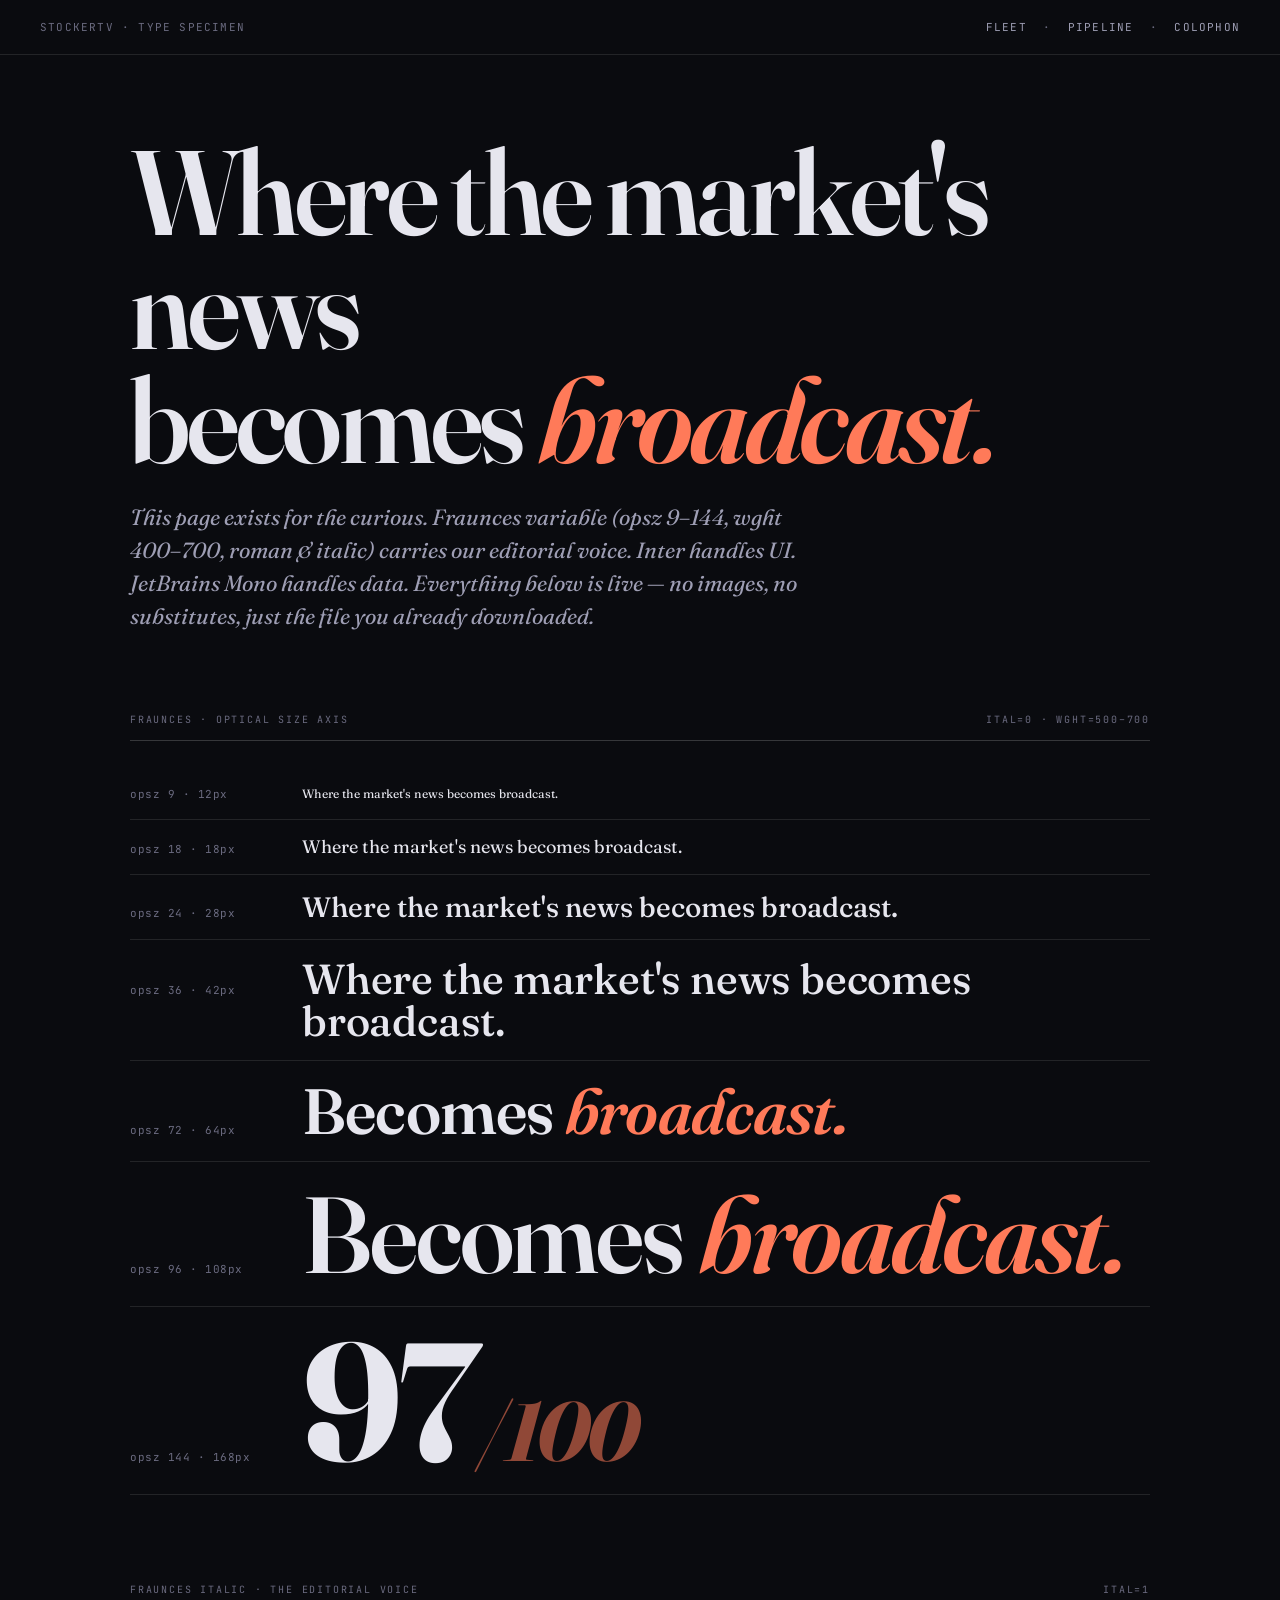
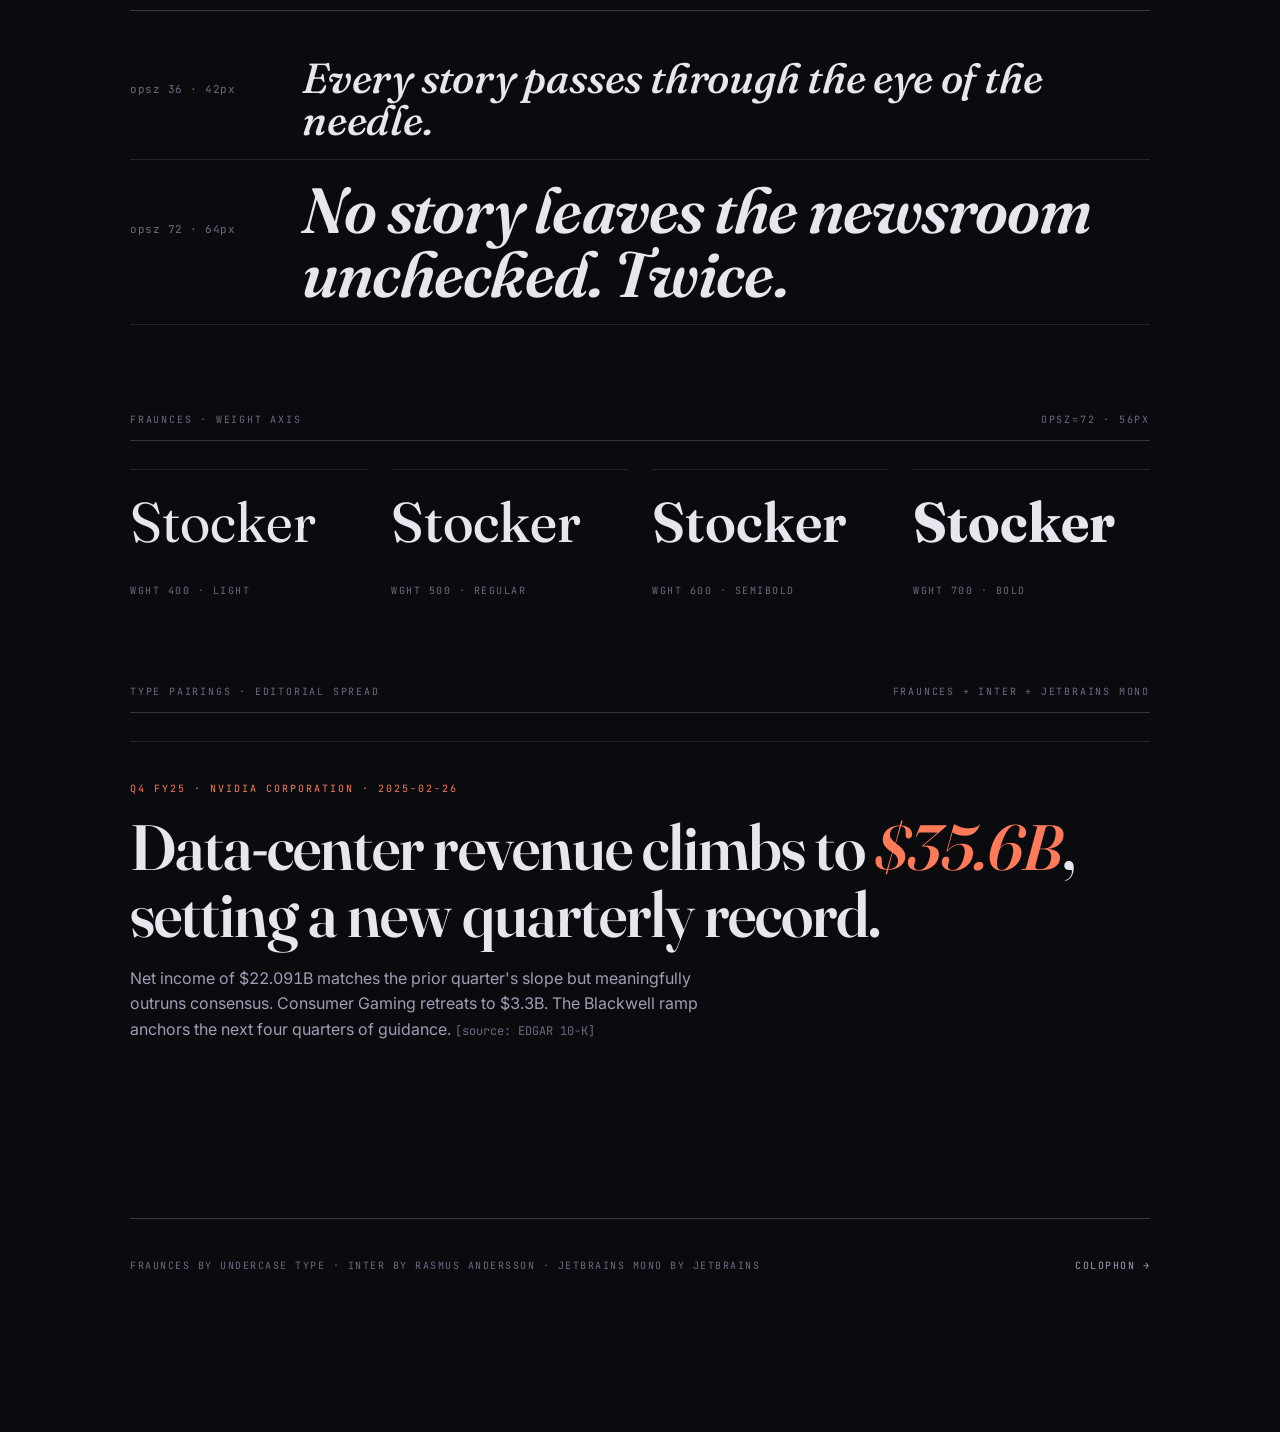
<file: specimen.html>
<!DOCTYPE html>
<html lang="en">
<head>
  <meta charset="UTF-8">
  <meta name="viewport" content="width=device-width, initial-scale=1.0">
  <meta name="robots" content="noindex, follow">
  <meta name="theme-color" content="#0A0B0F" id="theme-color-meta">
  <title>StockerTV — Specimen · Fraunces, Inter, JetBrains Mono</title>
  <script>
    (function(){try{var t=localStorage.getItem('stv-theme')||'dark';document.documentElement.dataset.theme=t;var m=document.querySelector('meta[name="theme-color"]');if(m)m.setAttribute('content',t==='light'?'#FAF7F2':'#0A0B0F');}catch(e){document.documentElement.dataset.theme='dark';}})();
  </script>
  <link rel="preconnect" href="https://fonts.googleapis.com">
  <link rel="preconnect" href="https://fonts.gstatic.com" crossorigin>
  <link href="https://fonts.googleapis.com/css2?family=Fraunces:ital,opsz,wght@0,9..144,400..700;1,9..144,400..700&family=Inter:wght@400;500;600;700&family=JetBrains+Mono:wght@400;500;600;700&display=swap" rel="stylesheet">
  <style>
    :root {
      --bg: #0A0B0F;
      --surface: #111318;
      --text: #e6e6ee;
      --text-2: #9e9eb4;
      --text-3: #6b6b80;
      --accent: #FF7A59;
      --hairline: rgba(255,255,255,0.1);
      --rule: rgba(255,255,255,0.18);
      color-scheme: dark;
    }
    [data-theme="light"] {
      --bg: #FAF7F2;
      --surface: #FFFFFF;
      --text: #1A1815;
      --text-2: #5A5550;
      --text-3: #8C857E;
      --accent: #C74B28;
      --hairline: rgba(26,24,21,0.1);
      --rule: rgba(26,24,21,0.35);
      color-scheme: light;
    }
    * { box-sizing: border-box; }
    html, body {
      margin: 0; padding: 0;
      background: var(--bg);
      color: var(--text);
      font-family: 'Inter', system-ui, sans-serif;
      font-variant-numeric: tabular-nums;
    }
    .spec-topbar {
      display: flex; justify-content: space-between; align-items: center;
      padding: 20px 40px; border-bottom: 1px solid var(--hairline);
      font-family: 'JetBrains Mono', monospace; font-size: 11px;
      text-transform: uppercase; letter-spacing: 1.2px; color: var(--text-3);
    }
    .spec-topbar a { color: var(--text-2); text-decoration: none; transition: color 200ms; }
    .spec-topbar a:hover { color: var(--accent); }
    main { max-width: 1100px; margin: 0 auto; padding: 80px 40px 120px; }
    .spec-masthead {
      font-family: 'Fraunces', serif;
      font-weight: 600;
      font-size: 120px;
      font-variation-settings: "opsz" 144;
      line-height: 0.95;
      letter-spacing: -0.03em;
      margin: 0 0 24px;
      color: var(--text);
    }
    .spec-masthead em {
      font-style: italic; color: var(--accent);
      font-variation-settings: "opsz" 144;
    }
    .spec-dek {
      font-family: 'Fraunces', serif; font-style: italic;
      font-size: 22px; line-height: 1.5; max-width: 680px;
      color: var(--text-2); margin: 0 0 80px;
      font-variation-settings: "opsz" 36;
    }
    .spec-section { margin: 0 0 88px; }
    .spec-label {
      font-family: 'JetBrains Mono', monospace; font-size: 10px;
      text-transform: uppercase; letter-spacing: 1.8px; color: var(--text-3);
      padding-bottom: 14px; border-bottom: 1px solid var(--rule);
      margin-bottom: 28px;
      display: flex; justify-content: space-between;
    }
    .spec-row {
      display: grid; grid-template-columns: 140px 1fr;
      gap: 32px; padding: 18px 0;
      border-bottom: 1px solid var(--hairline);
      align-items: baseline;
    }
    .spec-row-meta {
      font-family: 'JetBrains Mono', monospace; font-size: 11px;
      color: var(--text-3); letter-spacing: 0.5px;
    }
    .spec-sample { font-family: 'Fraunces', serif; line-height: 1; color: var(--text); }
    .s-9   { font-size: 12px;  font-variation-settings: "opsz" 9;   }
    .s-16  { font-size: 18px;  font-variation-settings: "opsz" 18;  }
    .s-24  { font-size: 28px;  font-variation-settings: "opsz" 24;  font-weight: 500; }
    .s-36  { font-size: 42px;  font-variation-settings: "opsz" 36;  font-weight: 500; letter-spacing: -0.005em; }
    .s-56  { font-size: 64px;  font-variation-settings: "opsz" 72;  font-weight: 600; letter-spacing: -0.012em; }
    .s-96  { font-size: 108px; font-variation-settings: "opsz" 96;  font-weight: 600; letter-spacing: -0.02em;  }
    .s-144 { font-size: 168px; font-variation-settings: "opsz" 144; font-weight: 700; letter-spacing: -0.028em; line-height: 0.9; }
    .italic { font-style: italic; color: var(--accent); }
    .spec-italic .spec-sample { font-style: italic; }

    .spec-weights { display: grid; grid-template-columns: repeat(4, 1fr); gap: 24px; }
    .wt {
      font-family: 'Fraunces', serif; font-size: 56px;
      font-variation-settings: "opsz" 72; line-height: 1;
      padding: 24px 0; border-top: 1px solid var(--hairline);
    }
    .wt-meta {
      font-family: 'JetBrains Mono', monospace; font-size: 10px;
      text-transform: uppercase; letter-spacing: 1.5px; color: var(--text-3);
      margin-top: 10px;
    }
    .wt-400 { font-weight: 400; }
    .wt-500 { font-weight: 500; }
    .wt-600 { font-weight: 600; }
    .wt-700 { font-weight: 700; }

    .spec-pairings { font-family: 'Fraunces', serif; padding: 40px 0; border-top: 1px solid var(--hairline); }
    .pp-eyebrow {
      font-family: 'JetBrains Mono', monospace; font-size: 10px;
      text-transform: uppercase; letter-spacing: 2px; color: var(--accent);
      margin-bottom: 18px;
    }
    .pp-headline {
      font-size: 64px; font-weight: 600; line-height: 1.05;
      font-variation-settings: "opsz" 96; letter-spacing: -0.015em;
      margin: 0 0 18px;
    }
    .pp-headline em { font-style: italic; color: var(--accent); }
    .pp-dek {
      font-family: 'Inter', sans-serif; font-size: 16px; line-height: 1.6;
      color: var(--text-2); max-width: 620px; font-weight: 400;
    }

    .spec-footer {
      margin-top: 120px; padding: 40px 0;
      border-top: 1px solid var(--rule);
      font-family: 'JetBrains Mono', monospace; font-size: 10px;
      text-transform: uppercase; letter-spacing: 1.5px; color: var(--text-3);
      display: flex; justify-content: space-between;
    }
    .spec-footer a { color: var(--text-2); text-decoration: none; }
    .spec-footer a:hover { color: var(--accent); }

    @media (max-width: 720px) {
      main { padding: 40px 20px 80px; }
      .spec-masthead { font-size: 72px; }
      .spec-row { grid-template-columns: 100px 1fr; gap: 16px; }
      .spec-weights { grid-template-columns: repeat(2, 1fr); }
      .pp-headline { font-size: 40px; }
    }
  </style>
</head>
<body>
  <header class="spec-topbar">
    <span>StockerTV · Type Specimen</span>
    <span><a href="./index.html">Fleet</a> &nbsp;·&nbsp; <a href="./pipeline.html">Pipeline</a> &nbsp;·&nbsp; <a href="./colophon.html">Colophon</a></span>
  </header>
  <main>
    <h1 class="spec-masthead">Where the market's news <br>becomes <em>broadcast.</em></h1>
    <p class="spec-dek">This page exists for the curious. Fraunces variable (opsz 9–144, wght 400–700, roman &amp; italic) carries our editorial voice. Inter handles UI. JetBrains Mono handles data. Everything below is live — no images, no substitutes, just the file you already downloaded.</p>

    <section class="spec-section">
      <div class="spec-label"><span>Fraunces · Optical Size Axis</span><span>ital=0 · wght=500–700</span></div>
      <div class="spec-row">
        <span class="spec-row-meta">opsz 9 · 12px</span>
        <span class="spec-sample s-9">Where the market's news becomes broadcast.</span>
      </div>
      <div class="spec-row">
        <span class="spec-row-meta">opsz 18 · 18px</span>
        <span class="spec-sample s-16">Where the market's news becomes broadcast.</span>
      </div>
      <div class="spec-row">
        <span class="spec-row-meta">opsz 24 · 28px</span>
        <span class="spec-sample s-24">Where the market's news becomes broadcast.</span>
      </div>
      <div class="spec-row">
        <span class="spec-row-meta">opsz 36 · 42px</span>
        <span class="spec-sample s-36">Where the market's news becomes broadcast.</span>
      </div>
      <div class="spec-row">
        <span class="spec-row-meta">opsz 72 · 64px</span>
        <span class="spec-sample s-56">Becomes <span class="italic">broadcast.</span></span>
      </div>
      <div class="spec-row">
        <span class="spec-row-meta">opsz 96 · 108px</span>
        <span class="spec-sample s-96">Becomes <span class="italic">broadcast.</span></span>
      </div>
      <div class="spec-row">
        <span class="spec-row-meta">opsz 144 · 168px</span>
        <span class="spec-sample s-144">97<span class="italic" style="font-size:0.5em; opacity:0.55;">/100</span></span>
      </div>
    </section>

    <section class="spec-section spec-italic">
      <div class="spec-label"><span>Fraunces Italic · The editorial voice</span><span>ital=1</span></div>
      <div class="spec-row">
        <span class="spec-row-meta">opsz 36 · 42px</span>
        <span class="spec-sample s-36">Every story passes through the eye of the needle.</span>
      </div>
      <div class="spec-row">
        <span class="spec-row-meta">opsz 72 · 64px</span>
        <span class="spec-sample s-56">No story leaves the newsroom unchecked. Twice.</span>
      </div>
    </section>

    <section class="spec-section">
      <div class="spec-label"><span>Fraunces · Weight Axis</span><span>opsz=72 · 56px</span></div>
      <div class="spec-weights">
        <div><div class="wt wt-400">Stocker</div><div class="wt-meta">wght 400 · Light</div></div>
        <div><div class="wt wt-500">Stocker</div><div class="wt-meta">wght 500 · Regular</div></div>
        <div><div class="wt wt-600">Stocker</div><div class="wt-meta">wght 600 · SemiBold</div></div>
        <div><div class="wt wt-700">Stocker</div><div class="wt-meta">wght 700 · Bold</div></div>
      </div>
    </section>

    <section class="spec-section">
      <div class="spec-label"><span>Type pairings · Editorial spread</span><span>Fraunces + Inter + JetBrains Mono</span></div>
      <div class="spec-pairings">
        <div class="pp-eyebrow">Q4 FY25 · NVIDIA Corporation · 2025-02-26</div>
        <h2 class="pp-headline">Data-center revenue climbs to <em>$35.6B</em>, setting a new quarterly record.</h2>
        <p class="pp-dek">Net income of $22.091B matches the prior quarter's slope but meaningfully outruns consensus. Consumer Gaming retreats to $3.3B. The Blackwell ramp anchors the next four quarters of guidance. <span style="font-family: 'JetBrains Mono'; font-size: 12px; color: var(--text-3);">[source: EDGAR 10-K]</span></p>
      </div>
    </section>

    <footer class="spec-footer">
      <span>Fraunces by Undercase Type · Inter by Rasmus Andersson · JetBrains Mono by JetBrains</span>
      <span><a href="./colophon.html">Colophon →</a></span>
    </footer>
  </main>
</body>
</html>
</file>
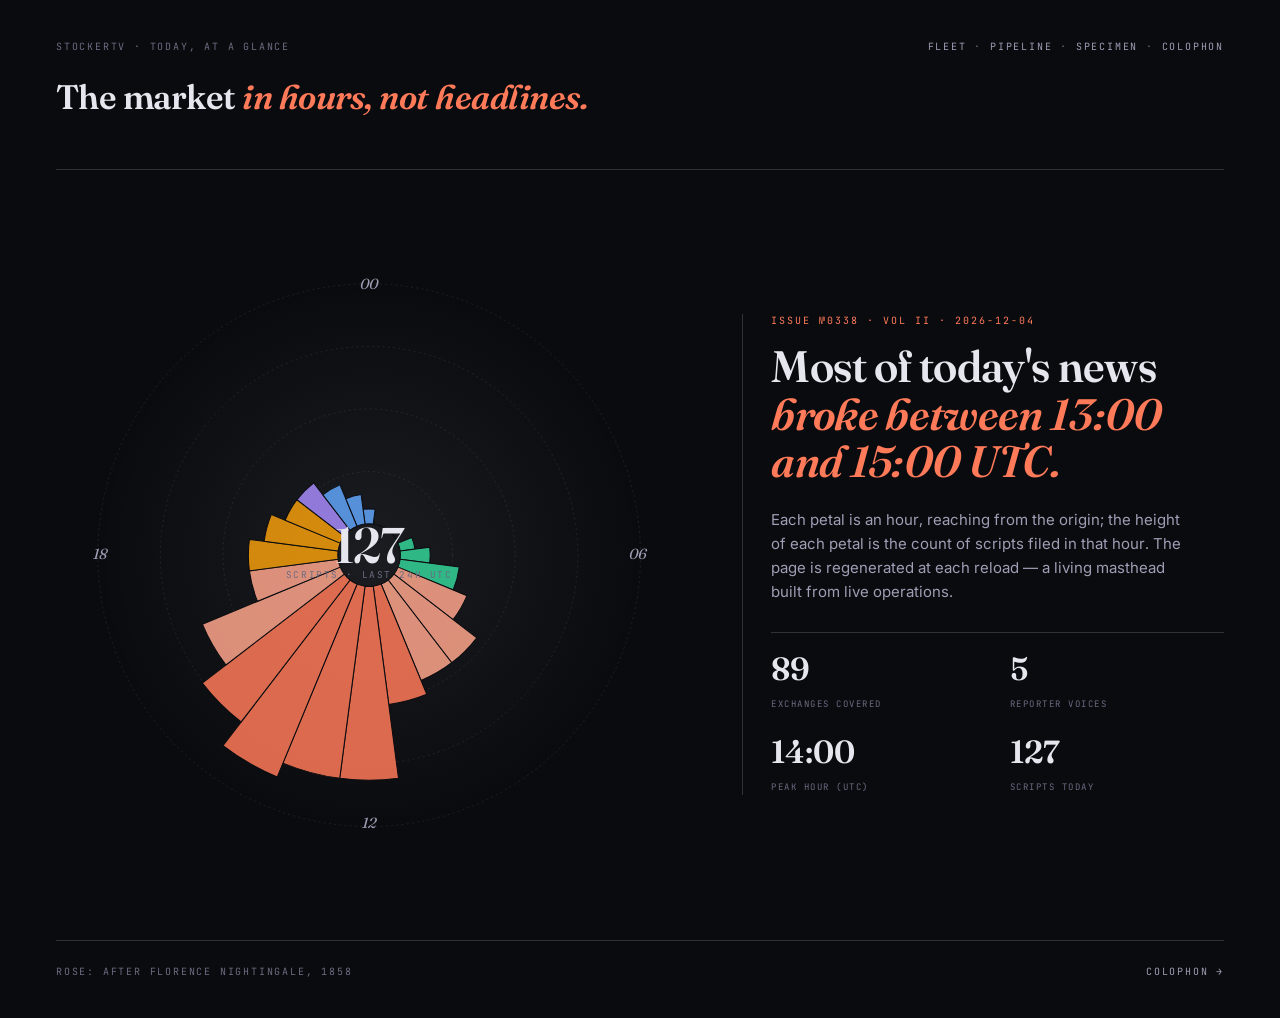
<file: today.html>
<!DOCTYPE html>
<html lang="en">
<head>
  <meta charset="UTF-8">
  <meta name="viewport" content="width=device-width, initial-scale=1.0">
  <meta name="robots" content="noindex, follow">
  <meta name="theme-color" content="#0A0B0F" id="theme-color-meta">
  <title>StockerTV — Today, at a glance</title>
  <script>
    (function(){try{var t=localStorage.getItem('stv-theme')||'dark';document.documentElement.dataset.theme=t;var m=document.querySelector('meta[name="theme-color"]');if(m)m.setAttribute('content',t==='light'?'#FAF7F2':'#0A0B0F');}catch(e){document.documentElement.dataset.theme='dark';}})();
  </script>
  <link rel="preconnect" href="https://fonts.googleapis.com">
  <link rel="preconnect" href="https://fonts.gstatic.com" crossorigin>
  <link href="https://fonts.googleapis.com/css2?family=Fraunces:ital,opsz,wght@0,9..144,400..700;1,9..144,400..700&family=Inter:wght@400;500;600;700&family=JetBrains+Mono:wght@400;500;600;700&display=swap" rel="stylesheet">
  <style>
    :root {
      --bg: #0A0B0F; --text: #e6e6ee; --text-2: #9e9eb4; --text-3: #6b6b80;
      --accent: #FF7A59; --rule: rgba(255,255,255,0.16);
      --petal-1: #FF7A59; --petal-2: #FFA68C; --petal-3: #F59E0B;
      --petal-4: #34D399; --petal-5: #60A5FA; --petal-6: #A78BFA;
      color-scheme: dark;
    }
    [data-theme="light"] {
      --bg: #FAF7F2; --text: #1A1815; --text-2: #5A5550; --text-3: #8C857E;
      --accent: #C74B28; --rule: rgba(26,24,21,0.22);
      --petal-1: #C74B28; --petal-2: #E06340; --petal-3: #9D6700;
      --petal-4: #0D9C6E; --petal-5: #2563EB; --petal-6: #7E3FD6;
      color-scheme: light;
    }
    * { box-sizing: border-box; }
    html, body {
      margin: 0; padding: 0; background: var(--bg); color: var(--text);
      font-family: 'Inter', system-ui, sans-serif;
      font-variant-numeric: tabular-nums;
    }
    .page {
      min-height: 100vh;
      display: grid; grid-template-rows: auto 1fr auto;
      padding: 40px 56px;
    }
    header {
      display: flex; justify-content: space-between; align-items: baseline;
      padding-bottom: 28px; border-bottom: 1px solid var(--rule);
    }
    .masthead { font-family: 'Fraunces', serif; font-weight: 600; font-size: 34px; font-variation-settings: "opsz" 48; letter-spacing: -0.015em; }
    .masthead em { font-style: italic; color: var(--accent); }
    .meta { font-family: 'JetBrains Mono', monospace; font-size: 10px; text-transform: uppercase; letter-spacing: 1.8px; color: var(--text-3); }
    .meta a { color: var(--text-2); text-decoration: none; }
    .meta a:hover { color: var(--accent); }
    main {
      display: grid; grid-template-columns: 1.3fr 1fr;
      gap: 60px; padding: 72px 0; align-items: center;
    }
    .rose-wrap {
      position: relative; display: flex; justify-content: center; align-items: center;
    }
    .rose { width: min(640px, 100%); height: auto; }
    .rose-center {
      font-family: 'Fraunces', serif; font-weight: 600;
      font-size: 48px; line-height: 1; font-variation-settings: "opsz" 96;
      letter-spacing: -0.02em; fill: var(--text);
      text-anchor: middle; dominant-baseline: middle;
    }
    .rose-center-sub {
      font-family: 'JetBrains Mono', monospace; font-size: 9px;
      text-transform: uppercase; letter-spacing: 1.5px;
      fill: var(--text-3); text-anchor: middle;
    }
    .rose-label {
      font-family: 'Fraunces', serif; font-style: italic;
      font-size: 14px; fill: var(--text-2);
      font-variation-settings: "opsz" 24;
      text-anchor: middle; dominant-baseline: middle;
    }
    .rose-grid {
      fill: none; stroke: var(--rule); stroke-width: 0.5; stroke-dasharray: 2 3;
    }
    .copy-block {
      padding-left: 28px; border-left: 1px solid var(--rule);
    }
    .copy-eyebrow { font-family: 'JetBrains Mono', monospace; font-size: 10px; text-transform: uppercase; letter-spacing: 2px; color: var(--accent); margin-bottom: 16px; }
    .copy-headline { font-family: 'Fraunces', serif; font-weight: 600; font-size: 44px; font-variation-settings: "opsz" 72; line-height: 1.08; letter-spacing: -0.015em; margin: 0 0 22px; }
    .copy-headline em { font-style: italic; color: var(--accent); }
    .copy-dek { font-family: 'Inter', sans-serif; font-size: 15px; line-height: 1.6; color: var(--text-2); max-width: 420px; margin: 0 0 28px; }
    .copy-stats { display: grid; grid-template-columns: 1fr 1fr; gap: 24px; padding-top: 20px; border-top: 1px solid var(--rule); }
    .copy-stat { font-family: 'JetBrains Mono', monospace; }
    .copy-stat-v { font-family: 'Fraunces', serif; font-weight: 600; font-size: 32px; font-variation-settings: "opsz" 48; color: var(--text); display: block; line-height: 1; margin-bottom: 6px; }
    .copy-stat-k { font-size: 9px; text-transform: uppercase; letter-spacing: 1.5px; color: var(--text-3); }
    footer {
      display: flex; justify-content: space-between;
      padding-top: 24px; border-top: 1px solid var(--rule);
      font-family: 'JetBrains Mono', monospace; font-size: 10px;
      text-transform: uppercase; letter-spacing: 1.8px; color: var(--text-3);
    }
    footer a { color: var(--text-2); text-decoration: none; }
    footer a:hover { color: var(--accent); }
    @media (max-width: 900px) {
      main { grid-template-columns: 1fr; }
      .copy-block { padding-left: 0; border-left: none; padding-top: 28px; border-top: 1px solid var(--rule); }
      .page { padding: 24px 20px; }
    }
  </style>
</head>
<body>
  <div class="page">
    <header>
      <div>
        <div class="meta">StockerTV · Today, at a glance</div>
        <h1 class="masthead">The market <em>in hours, not headlines.</em></h1>
      </div>
      <div class="meta">
        <a href="./index.html">Fleet</a> · <a href="./pipeline.html">Pipeline</a> · <a href="./specimen.html">Specimen</a> · <a href="./colophon.html">Colophon</a>
      </div>
    </header>
    <main>
      <div class="rose-wrap">
        <svg class="rose" viewBox="0 0 600 600" id="rose-svg" aria-hidden="true">
          <defs>
            <radialGradient id="rose-halo" cx="50%" cy="50%" r="50%">
              <stop offset="0%"  stop-color="currentColor" stop-opacity="0.08"/>
              <stop offset="100%" stop-color="currentColor" stop-opacity="0"/>
            </radialGradient>
          </defs>
          <!-- halo -->
          <circle cx="300" cy="300" r="260" fill="url(#rose-halo)"/>
          <!-- concentric guide circles -->
          <g class="rose-grid">
            <circle cx="300" cy="300" r="80"/>
            <circle cx="300" cy="300" r="140"/>
            <circle cx="300" cy="300" r="200"/>
            <circle cx="300" cy="300" r="260"/>
          </g>
          <!-- 24 wedges will be appended here by inline script -->
          <g id="rose-wedges"></g>
          <!-- 24 hour-labels will be appended here -->
          <g id="rose-labels"></g>
          <!-- center readout -->
          <text class="rose-center" x="300" y="296" id="rose-center-num">127</text>
          <text class="rose-center-sub" x="300" y="322" id="rose-center-sub">Scripts · Last 24h UTC</text>
        </svg>
      </div>
      <aside class="copy-block">
        <div class="copy-eyebrow" id="today-eyebrow">Issue №0108 · Vol II · 2026-04-18</div>
        <h2 class="copy-headline">Most of today's news <em>broke between 13:00 and 15:00 UTC.</em></h2>
        <p class="copy-dek">Each petal is an hour, reaching from the origin; the height of each petal is the count of scripts filed in that hour. The page is regenerated at each reload — a living masthead built from live operations.</p>
        <div class="copy-stats">
          <div class="copy-stat">
            <span class="copy-stat-v" id="today-exchanges">89</span>
            <span class="copy-stat-k">Exchanges covered</span>
          </div>
          <div class="copy-stat">
            <span class="copy-stat-v" id="today-reporters">5</span>
            <span class="copy-stat-k">Reporter voices</span>
          </div>
          <div class="copy-stat">
            <span class="copy-stat-v" id="today-peak">14:00</span>
            <span class="copy-stat-k">Peak hour (UTC)</span>
          </div>
          <div class="copy-stat">
            <span class="copy-stat-v" id="today-scripts">127</span>
            <span class="copy-stat-k">Scripts today</span>
          </div>
        </div>
      </aside>
    </main>
    <footer>
      <span>Rose: after Florence Nightingale, 1858</span>
      <span><a href="./colophon.html">Colophon →</a></span>
    </footer>
  </div>
  <script>
    // Deterministic 24-hour script counts seeded by the date so the rose is
    // stable on reload for any given day. Replace with real data later.
    (function(){
      const today = new Date();
      const seedStr = today.toISOString().slice(0,10);
      let seed = 0;
      for (let i = 0; i < seedStr.length; i++) seed = (seed * 31 + seedStr.charCodeAt(i)) >>> 0;
      function rnd() { seed = (seed * 1664525 + 1013904223) >>> 0; return (seed & 0xffff) / 0xffff; }

      // Shape the daily curve: quiet night, morning pick-up, peak mid-day, plateau, tail
      const base = [];
      for (let h = 0; h < 24; h++) {
        const morning = Math.exp(-Math.pow(h - 9, 2) / 12) * 4;
        const midday  = Math.exp(-Math.pow(h - 14, 2) / 10) * 10;
        const evening = Math.exp(-Math.pow(h - 20, 2) / 14) * 3;
        base.push(morning + midday + evening);
      }
      const noisy = base.map(v => v + (rnd() - 0.4) * 1.2).map(v => Math.max(0.2, v));
      const total = noisy.reduce((a,b)=>a+b, 0);
      const counts = noisy.map(v => Math.round(v * 127 / total));
      const sum = counts.reduce((a,b)=>a+b, 0);
      counts[12] += 127 - sum; // anchor total to 127

      const max = Math.max(...counts);
      const minR = 30, maxR = 230;
      const palette = ['var(--petal-5)','var(--petal-5)','var(--petal-6)','var(--petal-6)','var(--petal-6)','var(--petal-4)','var(--petal-4)','var(--petal-4)','var(--petal-2)','var(--petal-2)','var(--petal-2)','var(--petal-1)','var(--petal-1)','var(--petal-1)','var(--petal-1)','var(--petal-1)','var(--petal-2)','var(--petal-2)','var(--petal-3)','var(--petal-3)','var(--petal-3)','var(--petal-6)','var(--petal-5)','var(--petal-5)'];
      const wedges = document.getElementById('rose-wedges');
      const labels = document.getElementById('rose-labels');
      const cx = 300, cy = 300;
      const anglePer = (2 * Math.PI) / 24;
      function polar(r, theta) {
        return [cx + r * Math.sin(theta), cy - r * Math.cos(theta)];
      }
      for (let h = 0; h < 24; h++) {
        const r = minR + (counts[h] / max) * (maxR - minR);
        const a0 = anglePer * h - anglePer/2;
        const a1 = anglePer * (h + 1) - anglePer/2;
        const [x0, y0] = polar(minR, a0);
        const [x1, y1] = polar(r,    a0);
        const [x2, y2] = polar(r,    a1);
        const [x3, y3] = polar(minR, a1);
        const path = `M${x0.toFixed(2)},${y0.toFixed(2)} L${x1.toFixed(2)},${y1.toFixed(2)} A${r},${r} 0 0,1 ${x2.toFixed(2)},${y2.toFixed(2)} L${x3.toFixed(2)},${y3.toFixed(2)} A${minR},${minR} 0 0,0 ${x0.toFixed(2)},${y0.toFixed(2)} Z`;
        const p = document.createElementNS('http://www.w3.org/2000/svg','path');
        p.setAttribute('d', path);
        p.setAttribute('fill', palette[h]);
        p.setAttribute('opacity', 0.85);
        p.setAttribute('stroke', 'var(--bg)');
        p.setAttribute('stroke-width', 1);
        wedges.appendChild(p);
      }
      // Hour labels at 00, 06, 12, 18
      const hoursToLabel = [[0,'00'],[6,'06'],[12,'12'],[18,'18']];
      hoursToLabel.forEach(([h, text]) => {
        const a = anglePer * h;
        const [lx, ly] = polar(maxR + 28, a);
        const t = document.createElementNS('http://www.w3.org/2000/svg','text');
        t.setAttribute('class','rose-label');
        t.setAttribute('x', lx);
        t.setAttribute('y', ly);
        t.textContent = text;
        labels.appendChild(t);
      });

      // Peak hour + center numbers
      const peakH = counts.indexOf(max);
      document.getElementById('today-peak').textContent = String(peakH).padStart(2,'0') + ':00';
      document.getElementById('rose-center-num').textContent = counts.reduce((a,b)=>a+b,0);
      document.getElementById('today-scripts').textContent = counts.reduce((a,b)=>a+b,0);

      // Eyebrow issue + date
      const start = new Date(today.getFullYear(), 0, 0);
      const doy = Math.floor((today - start) / 86400000);
      const issue = String(doy).padStart(4,'0');
      const dateStr = today.toISOString().slice(0,10);
      document.getElementById('today-eyebrow').textContent = `Issue №${issue} · Vol II · ${dateStr}`;
    })();
  </script>
</body>
</html>
</file>
<file: fleet.css>
/* ──────────────────────────────────────────────────────────────────────────
   StockerTV Fleet View — Luxury visual redesign
   Glass-morphism panels · lit palette · ambient breathing · cinematic splash
   ────────────────────────────────────────────────────────────────────────── */

:root {
  color-scheme: dark;

  /* Foundation */
  --bg:           #0A0B0F;
  --bg-elev:      #0e0e16;
  --surface:      #111318;
  --surface-2:    #181826;
  --border:       #1e1e2e;
  --border-soft:  #2a2a3d;
  --text:         #e6e6ee;
  --text-2:       #9e9eb4;
  --text-3:       #6b6b80;

  /* Abstract surface tokens — flip per theme */
  --hairline:       rgba(255, 255, 255, 0.06);
  --hairline-bold:  rgba(255, 255, 255, 0.12);
  --lit-edge-color: rgba(255, 255, 255, 0.1);
  --glass-bg:       rgba(12, 12, 20, 0.65);
  --glass-bg-deep:  rgba(8, 8, 12, 0.5);
  --scrim:          rgba(6, 6, 10, 0.78);
  --vignette-inner: rgba(255, 122, 89, 0.07);
  --vignette-outer: rgba(0, 0, 0, 0.55);
  --body-grad-1:    rgba(255, 122, 89, 0.03);
  --body-grad-2:    rgba(52, 211, 153, 0.02);

  /* Editorial salmon — the identity color. Used sparingly, for interactive + emphasis.
     Blue remains available as a regional/informational cue on the map only. */
  --accent:       #FF7A59;
  --accent-2:     #FFA68C;
  --accent-soft:  rgba(255, 122, 89, 0.16);
  --accent-glow:  rgba(255, 122, 89, 0.45);

  /* Map/regional blue — scoped to geographic signal, not brand */
  --map-blue:     #4a9eff;
  --map-blue-2:   #6db4ff;

  /* Lit palette — softer, richer than Tailwind defaults */
  --green:        #34D399;
  --green-soft:   rgba(52, 211, 153, 0.18);
  --green-glow:   rgba(52, 211, 153, 0.5);

  --red:          #F87171;
  --red-soft:     rgba(248, 113, 113, 0.18);
  --red-glow:     rgba(248, 113, 113, 0.55);

  --amber:        #f59e0b;
  --amber-soft:   rgba(245, 158, 11, 0.18);

  /* Luxury accents — used with restraint, for warmth and atmosphere */
  --gold:         #D4A574;
  --warm-white:   #F5E6D3;
  --purple:       #A78BFA;

  /* Reporter palette (kept for brand associations) */
  --reporter-gerardo: #60A5FA;
  --reporter-liam:    #34D399;
  --reporter-annie:   #f59e0b;
  --reporter-sophia:  #A78BFA;
  --reporter-maya:    #ec4899;

  /* Typography — editorial display voice via Fraunces (variable serif with opsz axis) */
  --mono:    'JetBrains Mono', ui-monospace, SFMono-Regular, Menlo, Consolas, monospace;
  --sans:    'Inter', system-ui, -apple-system, 'Segoe UI', sans-serif;
  --serif:   'Fraunces', ui-serif, Georgia, 'Times New Roman', serif;
  --display: 'Fraunces', 'Geist', 'Space Grotesk', 'Outfit', 'Inter', system-ui, -apple-system, 'Segoe UI', sans-serif;

  --fs-display: 64px;
  --fs-h1:      40px;
  --fs-h2:      24px;
  --fs-body:    15px;
  --fs-meta:    12px;
  --fs-micro:   10px;

  /* Depth — 4 distinct shadow signatures */
  --shadow-l1: 0 2px 6px rgba(0, 0, 0, 0.3);
  --shadow-l2: inset 0 1px 0 rgba(255, 255, 255, 0.08), 0 8px 32px rgba(0, 0, 0, 0.45);
  --shadow-l3: 0 28px 80px rgba(0, 0, 0, 0.65), 0 0 0 1px rgba(255, 255, 255, 0.04);

  /* Radii */
  --r-sm: 4px;
  --r-md: 8px;
  --r-lg: 14px;

  /* Easing */
  --ease-enter: cubic-bezier(.22, .94, .3, 1);
  --ease-exit:  cubic-bezier(.4, 0, 1, 1);
  --ease-pulse: cubic-bezier(.45, 0, .55, 1);

  /* Layout */
  --rail-width:        320px;
  --topbar-primary-h:  76px;   /* bumped from 56 to accommodate 28px metrics */
  --topbar-health-h:   24px;
  --topbar-h:          calc(var(--topbar-primary-h) + var(--topbar-health-h));
  --ticker-h:          38px;

  /* ── Wave 5 foundation tokens ──────────────────────────────────────────
     Shared by grain overlay (G1), watermark ticker (C4), mastheads (A2/C5),
     Market Open Ceremony (F1), editorial bylines (G6), issue lockups (G3).
     Per-batch specific tokens live alongside their consumers further down. */
  --w5-hairline-thin:   rgba(255, 255, 255, 0.09);
  --w5-grain-base-freq: 0.82;
  --w5-grain-opacity:   0.035;
  --w5-grain-blend:     overlay;
  --w5-watermark-color: rgba(255, 255, 255, 0.045);
  --w5-ceremony-scrim:  rgba(6, 6, 10, 0.86);
  --w5-ceremony-accent: var(--accent);
  --w5-issue-meta:      rgba(158, 158, 180, 0.55);
  --w5-masthead-rule:   rgba(255, 255, 255, 0.22);
  --w5-pullquote-color: rgba(230, 230, 238, 0.92);
}

/* ── Light mode — editorial paper palette ───────────────────────────────
   Activated via <html data-theme="light">. Accent + gold darken to meet
   WCAG AA against paper; hairlines flip to black-at-low-alpha; glass
   surfaces become near-white with soft warmth. The salmon identity is
   preserved (deeper salmon for contrast). */
[data-theme="light"] {
  color-scheme: light;

  /* Foundation — paper tones, not pure white */
  --bg:           #FAF7F2;
  --bg-elev:      #FFFFFF;
  --surface:      #FFFFFF;
  --surface-2:    #F5F0E8;
  --border:       #E6DFD3;
  --border-soft:  #D6CEBE;
  --text:         #1A1815;
  --text-2:       #5A5550;
  --text-3:       #8C857E;

  /* Abstract tokens */
  --hairline:       rgba(26, 24, 21, 0.08);
  --hairline-bold:  rgba(26, 24, 21, 0.16);
  --lit-edge-color: rgba(26, 24, 21, 0.06);
  --glass-bg:       rgba(255, 253, 250, 0.82);
  --glass-bg-deep:  rgba(250, 247, 242, 0.88);
  --scrim:          rgba(26, 24, 21, 0.38);
  --vignette-inner: rgba(209, 79, 43, 0.05);
  --vignette-outer: rgba(26, 24, 21, 0.06);
  --body-grad-1:    rgba(209, 79, 43, 0.02);
  --body-grad-2:    rgba(13, 156, 110, 0.015);

  /* Accent: deeper salmon for contrast on paper (4.8:1 on #FAF7F2 AA) */
  --accent:       #C74B28;
  --accent-2:     #FF7A59;
  --accent-soft:  rgba(199, 75, 40, 0.1);
  --accent-glow:  rgba(199, 75, 40, 0.32);

  /* Semantic — darker for AA on paper */
  --green:        #0D9C6E;
  --green-soft:   rgba(13, 156, 110, 0.12);
  --green-glow:   rgba(13, 156, 110, 0.35);

  --red:          #D93030;
  --red-soft:     rgba(217, 48, 48, 0.12);
  --red-glow:     rgba(217, 48, 48, 0.35);

  /* Amber darkened from #B5770A (4.29:1) to #9D6700 (5.4:1) to pass AA
     for the small 11px threshold labels in stage-12 dual-reveal-pass */
  --amber:        #9D6700;
  --amber-soft:   rgba(157, 103, 0, 0.14);

  /* Gold bronze on paper — 6:1 on #FAF7F2 for eyebrows and achievement text */
  --gold:         #8A5E2B;
  --warm-white:   #2A2520;  /* on light, this means "warm dark headline" */

  /* Reporter palette — darker variants for contrast */
  --reporter-gerardo: #2563EB;
  --reporter-liam:    #0D9C6E;
  --reporter-annie:   #B5770A;
  --reporter-sophia:  #7E3FD6;
  --reporter-maya:    #C4257A;

  /* Shadow scale — on light we use softer, cooler shadows, not big blacks */
  --shadow-l1: 0 1px 2px rgba(26, 24, 21, 0.06);
  --shadow-l2: 0 2px 8px rgba(26, 24, 21, 0.06), 0 1px 3px rgba(26, 24, 21, 0.04);
  --shadow-l3: 0 16px 48px rgba(26, 24, 21, 0.12), 0 0 0 1px rgba(26, 24, 21, 0.05);

  /* Wave 5 overrides for paper mode */
  --w5-hairline-thin:   rgba(26, 24, 21, 0.1);
  --w5-grain-base-freq: 0.94;
  --w5-grain-opacity:   0.022;
  --w5-grain-blend:     multiply;
  --w5-watermark-color: rgba(26, 24, 21, 0.045);
  --w5-ceremony-scrim:  rgba(250, 247, 242, 0.92);
  --w5-issue-meta:      rgba(26, 24, 21, 0.48);
  --w5-masthead-rule:   rgba(26, 24, 21, 0.35);
  --w5-pullquote-color: rgba(26, 24, 21, 0.9);
}

* { box-sizing: border-box; }

/* ── Utility: editorial lit-edge hairline ──────────────────────────────
   Apply `.lit-edge` to any relatively-positioned card surface. Produces a
   1px top-edge gradient that reads as "lit from above" — the single depth
   signal replacing heavy drop shadows. */
.lit-edge { position: relative; }
.lit-edge::before {
  content: "";
  position: absolute;
  inset: 0 1px auto 1px;
  height: 1px;
  border-radius: inherit;
  background: linear-gradient(90deg, transparent, var(--lit-edge-color) 18%, var(--lit-edge-color) 82%, transparent);
  pointer-events: none;
}

/* ── Global selection + scrollbar + focus ─────────────────────────────── */
::selection {
  background: rgba(255, 122, 89, 0.25);
  color: #fff;
}
::-webkit-scrollbar { width: 6px; }
::-webkit-scrollbar-track { background: transparent; }
::-webkit-scrollbar-thumb { background: rgba(255, 255, 255, 0.1); border-radius: var(--r-sm); }
::-webkit-scrollbar-thumb:hover { background: rgba(255, 255, 255, 0.2); }
*:focus-visible {
  outline: none;
  box-shadow: 0 0 0 3px rgba(255, 122, 89, 0.55);
}

/* ── Reduced motion — WCAG 2.3.3 ─────────────────────────────────────────
   Aggressive snap: any user with prefers-reduced-motion: reduce sees every
   CSS animation and transition collapse to ~0ms, which leaves the UI in
   its final state. Procedural JS animations (flight arcs, confetti, etc.)
   are guarded separately in fleet.js via shouldAnimate(). */
@media (prefers-reduced-motion: reduce) {
  *, *::before, *::after {
    animation-duration: 0.001ms !important;
    animation-delay: 0ms !important;
    animation-iteration-count: 1 !important;
    transition-duration: 0.001ms !important;
    transition-delay: 0ms !important;
    scroll-behavior: auto !important;
  }
  /* Ensure splash reveal end-states are visible even when animation is killed */
  .splash-headline-line { opacity: 1 !important; transform: none !important; filter: none !important; }
  .splash-eyebrow, .splash-sub, .splash-footnote { opacity: 1 !important; transform: none !important; }
  .splash-accent-line { width: 240px !important; opacity: 1 !important; }
  .splash-beam, .splash-grid, .splash-nebula { animation: none !important; opacity: 0 !important; }
  /* Bell + kiosk ambient effects off */
  .dot-idle-breath, .ex-halo, .halo-breathe { animation: none !important; }
}

html, body {
  font-variant-numeric: tabular-nums;
  margin: 0;
  padding: 0;
  background: var(--bg);
  color: var(--text);
  font-family: var(--sans);
  font-size: var(--fs-body);
  font-variant-numeric: tabular-nums;
  line-height: 1.45;
  overflow: hidden;
  height: 100%;
}

/* Ambient corner lighting — breathes slowly */
body::before {
  content: "";
  position: fixed;
  inset: 0;
  pointer-events: none;
  z-index: 0;
  background-image:
    radial-gradient(ellipse 600px 400px at 0% 100%, rgba(168, 85, 247, 0.08), transparent 70%),
    radial-gradient(ellipse 500px 350px at 100% 0%, rgba(52, 211, 153, 0.06), transparent 70%);
  background-size: 110% 110%;
  animation: ambient-drift 22s ease-in-out infinite alternate;
}
@keyframes ambient-drift {
  from { background-position: 0% 100%, 100% 0%; }
  to   { background-position: 8% 92%, 92% 8%; }
}
/* Vignette — edge darken above content. Dark theme only; in light mode
   this becomes a very subtle warm edge instead of a dark vignette. */
body::after {
  content: "";
  position: fixed;
  inset: 0;
  pointer-events: none;
  z-index: 200;
  background: radial-gradient(ellipse at center, transparent 55%, var(--vignette-outer) 100%);
}

/* Reusable brand wordmark — subtle gradient in place of flat text.
   Dark: white→gray. Light: editorial dark headline tone. */
.brand-wordmark {
  background: linear-gradient(180deg, #ffffff 0%, #c4c4d0 100%);
  background-clip: text;
  -webkit-background-clip: text;
  color: transparent;
}
[data-theme="light"] .brand-wordmark {
  background: linear-gradient(180deg, #1A1815 0%, #3A3530 100%);
  background-clip: text;
  -webkit-background-clip: text;
}

/* ── Topbar — glass morphism (L2) ──────────────────────────────────────── */
.topbar {
  position: relative;
  display: flex;
  flex-direction: column;
  background: var(--glass-bg);
  backdrop-filter: blur(20px) saturate(180%);
  -webkit-backdrop-filter: blur(20px) saturate(180%);
  border-bottom: 1px solid var(--accent-soft);
  box-shadow:
    inset 0 1px 0 var(--lit-edge-color),
    0 1px 0 rgba(255, 122, 89, 0.12),
    var(--shadow-l2);
  height: var(--topbar-h);
  z-index: 30;
}
.topbar-row--primary {
  flex: 0 0 var(--topbar-primary-h);
  display: flex;
  align-items: center;
  justify-content: space-between;
  padding: 0 20px;
  gap: 16px;
}
.topbar-row--health {
  flex: 0 0 var(--topbar-health-h);
  display: flex;
  align-items: center;
  justify-content: center;
  border-top: 1px solid var(--hairline);
  background: var(--glass-bg-deep);
  font-family: var(--mono);
  font-size: 11px;
  color: var(--text-2);
  letter-spacing: 0.3px;
}
.topbar-row--health .hf-dot { color: var(--green); margin-right: 4px; }
.brand { display: flex; align-items: center; gap: 12px; min-width: 200px; }
.brand-mark {
  width: 36px; height: 36px;
  display: grid; place-items: center;
  background: linear-gradient(135deg, var(--accent), #2a6fd1);
  color: white; font-weight: 700; font-size: 12px;
  font-family: var(--mono); letter-spacing: 0.5px;
  border-radius: var(--r-sm);
  box-shadow:
    inset 0 1px 0 rgba(255, 255, 255, 0.2),
    0 0 20px var(--accent-soft);
}
.brand-title { font-weight: 700; font-size: 16px; letter-spacing: -0.02em; }
.brand-sub   { font-size: 11px; color: var(--text-3); font-family: var(--mono); text-transform: uppercase; letter-spacing: 1.4px; }

/* Inline metrics in the center — authoritative 28px values */
.tb-metrics {
  display: flex;
  gap: 28px;
  align-items: center;
}
.tb-metric {
  display: flex;
  flex-direction: column;
  align-items: center;
  gap: 2px;
  min-width: 80px;
}
.tb-k {
  font-size: 10px;
  color: var(--text-3);
  font-family: var(--mono);
  text-transform: uppercase;
  letter-spacing: 1.5px;
}
.tb-v {
  font-size: 28px;
  font-weight: 700;
  color: var(--text);
  font-family: var(--mono);
  letter-spacing: -0.02em;
  line-height: 1;
}
.tb-v--green { color: var(--green); }
.tb-v--bump  { animation: tb-bump 400ms var(--ease-enter); }
@keyframes tb-bump {
  0%   { color: var(--accent); transform: translateY(0); }
  30%  { transform: translateY(-2px); }
  100% { color: var(--text); transform: translateY(0); }
}

.topbar-meta { display: flex; gap: 8px; align-items: center; min-width: 320px; justify-content: flex-end; }
.meta-pill {
  font-family: var(--mono);
  font-size: 11px;
  padding: 6px 12px;
  border-radius: 999px;
  background: var(--surface);
  border: 1px solid var(--border);
  color: var(--text-2);
  letter-spacing: 1.3px;
  text-transform: uppercase;
  display: inline-flex;
  align-items: center;
}

.meta-pill--ghost { color: var(--accent); border-color: var(--accent-soft); }

/* LIVE pill — real pulsing dot via inner span */
.meta-pill--live {
  color: #fff;
  border: 1px solid rgba(52, 211, 153, 0.55);
  background:
    linear-gradient(180deg, rgba(255, 255, 255, 0.08) 0%, rgba(255, 255, 255, 0) 100%),
    linear-gradient(180deg, #3fd47a 0%, var(--green) 100%);
  box-shadow:
    inset 0 1px 0 rgba(255, 255, 255, 0.2),
    0 2px 6px rgba(52, 211, 153, 0.4);
}
.live-pulse {
  display: inline-block;
  width: 6px; height: 6px;
  border-radius: 50%;
  background: var(--red);
  margin-right: 8px;
  animation: live-breathe 1.8s var(--ease-pulse) infinite;
}
@keyframes live-breathe {
  0%, 100% { box-shadow: 0 0 0 0 rgba(248, 113, 113, 0.7), 0 0 8px rgba(248, 113, 113, 0.6); }
  50%      { box-shadow: 0 0 0 6px rgba(248, 113, 113, 0),   0 0 14px rgba(248, 113, 113, 0.9); }
}

/* ── Button system — gradient + inset highlight ─────────────────────── */
.audit-toggle,
.sound-toggle,
.demo-link {
  appearance: none;
  display: inline-grid;
  place-items: center;
  height: 32px;
  padding: 0 16px;
  border-radius: 999px;
  color: var(--text);
  cursor: pointer;
  font-family: var(--mono);
  font-size: 11px;
  font-weight: 600;
  letter-spacing: 1.5px;
  text-transform: uppercase;
  text-decoration: none;
  transition:
    color 160ms var(--ease-enter),
    border-color 160ms var(--ease-enter),
    background 160ms var(--ease-enter),
    box-shadow 160ms var(--ease-enter),
    transform 160ms var(--ease-enter);
}
.audit-toggle,
.sound-toggle,
.theme-toggle {
  background:
    linear-gradient(180deg, rgba(255, 255, 255, 0.04) 0%, rgba(255, 255, 255, 0) 100%),
    var(--surface-2);
  border: 1px solid var(--border-soft);
  box-shadow:
    inset 0 1px 0 var(--lit-edge-color),
    var(--shadow-l1);
}
.audit-toggle:hover,
.sound-toggle:hover,
.theme-toggle:hover {
  color: var(--accent-2);
  border-color: var(--accent);
  background:
    linear-gradient(180deg, rgba(255, 255, 255, 0.1) 0%, rgba(255, 255, 255, 0.02) 100%),
    var(--surface-2);
  box-shadow:
    inset 0 1px 0 var(--hairline-bold),
    0 4px 12px rgba(0, 0, 0, 0.4);
  transform: translateY(-1px) scale(1.02);
}

.demo-link {
  color: #fff;
  border: 1px solid transparent;
  background: linear-gradient(180deg, #FF6040 0%, var(--accent) 100%);
  box-shadow:
    inset 0 1px 0 rgba(255, 255, 255, 0.2),
    0 2px 6px rgba(255, 122, 89, 0.4);
}
.demo-link:hover {
  color: #fff;
  background: linear-gradient(180deg, #FFA68C 0%, #FF6040 100%);
  box-shadow:
    inset 0 1px 0 rgba(255, 255, 255, 0.3),
    0 6px 16px rgba(255, 122, 89, 0.6);
  transform: translateY(-1px) scale(1.02);
}

.sound-toggle { width: 32px; padding: 0; border-radius: 50%; color: var(--text-2); cursor: pointer; }
.sound-toggle-icon { width: 16px; height: 16px; display: block; }
.sound-toggle[data-state="on"]  .sound-toggle-icon--off,
.sound-toggle[data-state="off"] .sound-toggle-icon--on { display: none; }
.sound-toggle[data-state="off"] { color: var(--text-3); }

/* Theme toggle — mirrors sound-toggle shape; shows moon in dark, sun in light */
.theme-toggle {
  width: 32px; height: 32px;
  padding: 0;
  border-radius: 50%;
  color: var(--text-2);
  cursor: pointer;
  display: inline-flex;
  align-items: center;
  justify-content: center;
}
.theme-toggle-icon { width: 15px; height: 15px; display: block; }
/* Dark mode: show moon. Light mode: show sun. No state attribute needed —
   the [data-theme] on html flips visibility. */
:root[data-theme="dark"]  .theme-toggle-icon--sun,
:root                     .theme-toggle-icon--sun   { display: none; }
:root[data-theme="light"] .theme-toggle-icon--moon  { display: none; }
:root[data-theme="light"] .theme-toggle-icon--sun   { display: block; }

.audit-toggle[aria-pressed="true"] {
  color: var(--amber);
  background:
    linear-gradient(180deg, rgba(255, 255, 255, 0.06) 0%, rgba(255, 255, 255, 0) 100%),
    var(--amber-soft);
  border-color: rgba(245, 158, 11, 0.55);
  box-shadow:
    inset 0 1px 0 rgba(255, 255, 255, 0.12),
    0 0 0 1px rgba(245, 158, 11, 0.25),
    0 0 14px rgba(245, 158, 11, 0.3);
}

/* ── Stage: map + right rail ────────────────────────────────────────────── */
.stage {
  display: flex;
  height: calc(100vh - var(--topbar-h) - var(--ticker-h));
  min-height: 560px;
  position: relative;
  z-index: 1;
}
.map-wrap {
  flex: 1;
  position: relative;
  overflow: hidden;
  background: var(--bg);
}
/* Map vignette — accent glow center + darkened corners */
.map-wrap::before {
  content: "";
  position: absolute;
  inset: 0;
  pointer-events: none;
  background:
    radial-gradient(ellipse at 50% 50%, rgba(255, 122, 89, 0.07), transparent 60%),
    radial-gradient(ellipse at 50% 50%, transparent 55%, rgba(0, 0, 0, 0.45) 100%);
  z-index: 1;
}
/* Slowly drifting scan-line pattern */
.map-wrap::after {
  content: "";
  position: absolute;
  inset: 0;
  pointer-events: none;
  background: repeating-linear-gradient(
    to bottom,
    transparent 0px,
    transparent 1px,
    rgba(255, 255, 255, 0.022) 1px,
    rgba(255, 255, 255, 0.022) 2px
  );
  z-index: 10;
  mix-blend-mode: overlay;
  animation: scan-drift 30s linear infinite;
}
@keyframes scan-drift {
  from { background-position-y: 0; }
  to   { background-position-y: 6px; }
}

/* Organic ocean noise — SVG fractalNoise at 1.5% overlay, zero cost */
.map-wrap > .map-noise {
  position: absolute;
  inset: 0;
  pointer-events: none;
  background-image: url("data:image/svg+xml;utf8,%3Csvg%20xmlns%3D%22http%3A%2F%2Fwww.w3.org%2F2000%2Fsvg%22%20width%3D%22240%22%20height%3D%22240%22%3E%3Cfilter%20id%3D%22n%22%3E%3CfeTurbulence%20type%3D%22fractalNoise%22%20baseFrequency%3D%220.9%22%20numOctaves%3D%222%22%20stitchTiles%3D%22stitch%22%2F%3E%3CfeColorMatrix%20values%3D%220%200%200%200%201%200%200%200%200%201%200%200%200%200%201%200%200%200%200.6%200%22%2F%3E%3C%2Ffilter%3E%3Crect%20width%3D%22240%22%20height%3D%22240%22%20filter%3D%22url(%23n)%22%20opacity%3D%220.8%22%2F%3E%3C%2Fsvg%3E");
  background-size: 240px 240px;
  mix-blend-mode: overlay;
  opacity: 0.15;
  z-index: 3;
}

/* Traveling grid-pulse — horizontal line sweeping downward every 10s */
.map-grid-pulse {
  position: absolute;
  left: 0;
  right: 0;
  top: 0;
  height: 1px;
  pointer-events: none;
  background: linear-gradient(90deg, transparent, rgba(255, 122, 89, 0.35) 50%, transparent);
  box-shadow: 0 0 8px rgba(255, 122, 89, 0.3);
  z-index: 4;
  animation: grid-travel 10s linear infinite;
}
@keyframes grid-travel {
  0%   { transform: translateY(0);       opacity: 0; }
  10%  { opacity: 1; }
  90%  { opacity: 1; }
  100% { transform: translateY(100vh);   opacity: 0; }
}

.map-svg {
  display: block;
  width: 100%;
  height: 100%;
  cursor: default;
  position: relative;
  z-index: 2;
}

/* Continents — soft blue edge glow */
.map-continents path {
  fill: rgba(255, 122, 89, 0.14);
  stroke: rgba(110, 110, 130, 0.42);
  stroke-width: 0.25;
  stroke-linejoin: round;
  vector-effect: non-scaling-stroke;
  filter: drop-shadow(0 0 2px rgba(255, 122, 89, 0.35));
}

/* Latitude / longitude grid */
.map-grid line {
  stroke: rgba(110, 110, 130, 0.12);
  stroke-width: 0.15;
  stroke-dasharray: 0.8 1.4;
  vector-effect: non-scaling-stroke;
}

/* Region labels */
.map-region-labels .map-region-label {
  fill: rgba(230, 230, 238, 0.15);
  font-family: var(--mono);
  font-size: 3px;
  font-weight: 700;
  letter-spacing: 1.4px;
  text-anchor: middle;
  pointer-events: none;
}

/* Exchange dots — tiered sizing, ambient breathing */
.map-dots .ex-dot {
  fill: rgba(230, 230, 238, 0.9);
  stroke: rgba(255, 255, 255, 0.25);
  stroke-width: 0.15;
  cursor: pointer;
  vector-effect: non-scaling-stroke;
  transition: fill 200ms var(--ease-enter), opacity 600ms var(--ease-enter);
  animation: dot-idle-breath 4s var(--ease-pulse) infinite;
}
@keyframes dot-idle-breath {
  0%, 100% { opacity: 0.90; }
  50%      { opacity: 0.94; }
}
.map-dots .ex-dot--major  { filter: drop-shadow(0 0 1.2px rgba(255, 122, 89, 0.75)); }
.map-dots .ex-dot--region { filter: drop-shadow(0 0 0.8px rgba(255, 122, 89, 0.55)); }
.map-dots .ex-dot--closed { opacity: 0.6; }
.ex-dot-group:hover .ex-dot { fill: var(--accent-2); }

/* Regional spotlight */
.map-dots.region-spotlight-NA    .ex-dot[data-region="NA"],
.map-dots.region-spotlight-EU    .ex-dot[data-region="EU"],
.map-dots.region-spotlight-APAC  .ex-dot[data-region="APAC"],
.map-dots.region-spotlight-LATAM .ex-dot[data-region="LATAM"],
.map-dots.region-spotlight-MEA   .ex-dot[data-region="MEA"] {
  fill: var(--accent-2);
  opacity: 1;
  filter: drop-shadow(0 0 2px var(--accent-glow));
  transition: fill 600ms var(--ease-enter), filter 600ms var(--ease-enter), opacity 600ms var(--ease-enter);
}

/* Ambient breathing halo (tier 0/1) */
.map-dots .ex-halo {
  fill: none;
  stroke: var(--accent);
  stroke-width: 0.15;
  opacity: 0;
  vector-effect: non-scaling-stroke;
  transform-box: fill-box;
  transform-origin: center;
}
.map-dots .ex-halo--breathing {
  animation: halo-breathe 3.2s var(--ease-pulse) infinite;
}
@keyframes halo-breathe {
  0%, 100% { opacity: 0;   transform: scale(1); }
  50%      { opacity: 0.5; transform: scale(1.6); }
}

/* Hover-triggered ring expansion — always present, animates on group hover */
.map-dots .ex-hover-ring {
  fill: none;
  stroke: var(--accent-2);
  stroke-width: 0.3;
  opacity: 0;
  vector-effect: non-scaling-stroke;
  transform-box: fill-box;
  transform-origin: center;
  pointer-events: none;
}
.ex-dot-group:hover .ex-hover-ring {
  animation: halo-ring-expand 380ms var(--ease-enter) forwards;
}
@keyframes halo-ring-expand {
  0%   { opacity: 0;   transform: scale(1);   stroke-width: 0.35; }
  60%  { opacity: 0.7; transform: scale(2.2); stroke-width: 0.2; }
  100% { opacity: 0;   transform: scale(3);   stroke-width: 0.1; }
}

/* Exchange labels — only shown for major exchanges */
.map-labels text {
  fill: rgba(230, 230, 238, 0.72);
  font-family: var(--mono);
  font-size: 1.7px;
  text-anchor: middle;
  letter-spacing: 0.04px;
  pointer-events: none;
  vector-effect: non-scaling-stroke;
}

/* Radar pulse rings */
.map-pulses .pulse {
  fill: none;
  stroke: var(--accent);
  stroke-width: 0.3;
  vector-effect: non-scaling-stroke;
  opacity: 0;
}
.map-pulses .pulse--bell {
  stroke: var(--green);
  stroke-width: 0.45;
  filter: drop-shadow(0 0 3px var(--green-glow));
}
.map-pulses .pulse--heartbeat {
  stroke: var(--accent-2);
  stroke-width: 0.3;
}

/* Flight arc */
.map-arcs .arc {
  fill: none;
  stroke: var(--accent);
  stroke-width: 0.25;
  stroke-dasharray: 1 1;
  vector-effect: non-scaling-stroke;
  opacity: 0;
}
.map-arcs .arc.arc--drawn { opacity: 0.55; }
.map-arcs .arc.arc--fading {
  opacity: 0;
  transition: opacity 15s linear;
}

/* Card layer — L1 depth */
.card-layer {
  position: absolute;
  inset: 0;
  pointer-events: none;
  z-index: 5;
}
.flight-card {
  position: absolute;
  top: 0; left: 0;
  width: 88px;
  height: 32px;
  margin: -16px 0 0 -44px;
  background: var(--surface);
  border: 1px solid var(--accent);
  border-radius: var(--r-sm);
  padding: 4px 8px;
  display: flex;
  flex-direction: column;
  gap: 4px;
  box-shadow:
    0 0 0 1px var(--accent-soft),
    0 8px 16px rgba(0, 0, 0, 0.45),
    0 0 14px rgba(255, 122, 89, 0.35);
  pointer-events: auto;
  cursor: pointer;
  will-change: transform, opacity;
  opacity: 0;
  transform: translate(0, 0) scale(0.4);
  transition: opacity 280ms var(--ease-enter), transform 280ms var(--ease-enter);
}
.flight-card.flight-card--spawn {
  opacity: 1;
  transform: translate(0, 0) scale(1);
}
.flight-card-head {
  display: flex;
  justify-content: space-between;
  align-items: center;
  gap: 4px;
}
.flight-card-ticker {
  font-family: var(--mono);
  font-weight: 700;
  font-size: 11px;
  color: var(--text);
  letter-spacing: 0.2px;
  max-width: 52px;
  overflow: hidden;
  text-overflow: ellipsis;
  white-space: nowrap;
}
.flight-card-reporter {
  width: 12px; height: 12px;
  border-radius: 50%;
  display: grid; place-items: center;
  font-family: var(--mono);
  font-size: 7px;
  font-weight: 700;
  color: white;
  flex-shrink: 0;
}
.flight-card-progress {
  display: flex;
  gap: 1px;
  height: 2px;
}
.flight-card-progress-seg {
  flex: 1;
  background: var(--border);
  border-radius: 1px;
}
.flight-card-progress-seg--done { background: var(--accent); }

/* Hero overlay — top-left of map */
.map-hero {
  position: absolute;
  top: 20px;
  left: 24px;
  pointer-events: none;
  z-index: 6;
  transition: opacity 800ms var(--ease-enter);
}
.map-hero-title {
  font-family: var(--display);
  font-size: 44px;
  font-weight: 500;
  letter-spacing: -0.01em;
  color: rgba(245, 230, 211, 0.92);
  line-height: 1;
  text-shadow: 0 0 60px rgba(255, 122, 89, 0.15);
  font-variation-settings: "opsz" 96, "SOFT" 50;
}
.map-hero-sub {
  font-family: var(--mono);
  font-size: 12px;
  color: rgba(245, 230, 211, 0.52);        /* warm-white tint */
  margin-top: 10px;
  letter-spacing: 0.5px;
}

/* Mini legend — bottom-left of map */
.map-legend {
  position: absolute;
  bottom: 16px;
  left: 24px;
  pointer-events: none;
  z-index: 6;
  display: flex;
  align-items: center;
  gap: 16px;
  font-family: var(--mono);
  font-size: 11px;
  color: rgba(230, 230, 238, 0.35);
  letter-spacing: 0.4px;
  transition: opacity 800ms var(--ease-enter);
}
.legend-item { display: inline-flex; align-items: center; gap: 8px; }
.legend-sep { color: rgba(230, 230, 238, 0.18); }
.legend-dot {
  display: inline-block;
  border-radius: 50%;
  background: rgba(230, 230, 238, 0.65);
}
.legend-dot--major    { width: 8px; height: 8px; box-shadow: 0 0 4px rgba(255, 122, 89, 0.5); }
.legend-dot--regional { width: 4px; height: 4px; }
.legend-dot--minor    { width: 4px; height: 4px; opacity: 0.7; }
.legend-arc {
  display: inline-block;
  width: 20px;
  height: 1px;
  background: var(--accent);
  border-top: 1px dashed var(--accent);
  opacity: 0.7;
}

/* AUDIT mode */
.audit-mode .map-wrap .map-svg { opacity: 0.4; }
.audit-mode .map-wrap .map-hero,
.audit-mode .map-wrap .map-legend { opacity: 0.25; }
.audit-mode .rail { opacity: 0.55; }
.audit-mode .news-ticker { opacity: 0.4; }
.audit-mode .flight-card {
  border-color: var(--red);
  box-shadow: 0 0 0 1px var(--red), 0 0 20px var(--red-glow);
  animation: flight-card-alarm 1.2s var(--ease-pulse) infinite;
}
@keyframes flight-card-alarm {
  0%, 100% { box-shadow: 0 0 0 1px var(--red), 0 0 16px rgba(248, 113, 113, 0.35); }
  50%      { box-shadow: 0 0 0 1px var(--red), 0 0 28px rgba(248, 113, 113, 0.65); }
}
.audit-mode .feed-list li[data-rewritten="true"] {
  opacity: 1;
  background: rgba(248, 113, 113, 0.08);
  border-left: 2px solid var(--red);
  padding-left: 8px;
}
.audit-mode .feed-list li:not([data-rewritten="true"]) { opacity: 0.4; }

.audit-toast {
  position: absolute;
  top: 20px;
  left: 50%;
  transform: translateX(-50%);
  z-index: 11;
  font-family: var(--mono);
  font-size: 12px;
  letter-spacing: 1.5px;
  text-transform: uppercase;
  color: var(--amber);
  background: rgba(18, 18, 26, 0.92);
  border: 1px solid rgba(245, 158, 11, 0.5);
  border-radius: 999px;
  padding: 8px 16px;
  box-shadow: 0 0 18px rgba(245, 158, 11, 0.25);
  backdrop-filter: blur(8px);
}
.audit-toast[hidden] { display: none; }

/* Tooltip — L3 depth */
.map-tooltip {
  position: absolute;
  pointer-events: none;
  z-index: 100;
  background: rgba(18, 18, 26, 0.95);
  border: 1px solid var(--border-soft);
  border-radius: var(--r-md);
  padding: 8px 12px;
  font-family: var(--mono);
  font-size: 11px;
  color: var(--text);
  box-shadow: var(--shadow-l3);
  backdrop-filter: blur(8px);
  max-width: 240px;
  line-height: 1.4;
}
.map-tooltip[hidden] { display: none; }
.map-tooltip .tt-title { color: var(--accent); font-weight: 600; letter-spacing: 0.2px; }
.map-tooltip .tt-sub   { color: var(--text-3); font-size: 11px; margin-top: 4px; }
.map-tooltip .tt-row   { color: var(--text-2); font-size: 11px; margin-top: 4px; }

/* ── Right rail — glass morphism (L2) ──────────────────────────────────── */
.rail {
  width: var(--rail-width);
  flex-shrink: 0;
  background: var(--glass-bg);
  backdrop-filter: blur(20px) saturate(180%);
  -webkit-backdrop-filter: blur(20px) saturate(180%);
  border-left: 1px solid var(--hairline);
  box-shadow:
    inset 1px 0 0 var(--lit-edge-color),
    var(--shadow-l2);
  display: flex;
  flex-direction: column;
  overflow: hidden;
  z-index: 30;
}
.rail-section { padding: 16px; overflow: hidden; display: flex; flex-direction: column; }
.rail-section--feed { flex: 1; min-height: 0; }
.rail-section--reporters { flex: 0 0 auto; }
.rail-head {
  font-family: var(--mono);
  font-size: 11px;
  text-transform: uppercase;
  letter-spacing: 1.4px;
  color: var(--text-3);
  margin-bottom: 12px;
  padding-bottom: 8px;
  border-bottom: 1px solid rgba(255, 255, 255, 0.05);
}
.rail-divider { height: 1px; background: rgba(255, 255, 255, 0.05); margin: 0 16px; }

/* Feed list — Bloomberg-terminal vibe */
.feed-list {
  list-style: none;
  margin: 0;
  padding: 0;
  display: flex;
  flex-direction: column;
  gap: 10px;
  overflow: hidden;
  flex: 1;
  position: relative;
}
/* Empty state — shows before the first completion arrives. Uses :empty
   so it self-dismisses automatically the moment any <li> is injected. */
.feed-list:empty::before {
  content: "Awaiting first completion…";
  display: block;
  padding: 14px 4px;
  font-family: var(--mono);
  font-size: 11px;
  letter-spacing: 0.12em;
  text-transform: uppercase;
  color: var(--text-3);
  opacity: 0.6;
}
.feed-list:empty::after {
  content: "";
  display: block;
  width: 24px;
  height: 1px;
  margin: 4px 4px 0;
  background: linear-gradient(90deg, var(--accent), transparent);
}
.feed-list li {
  font-family: var(--mono);
  font-size: 11px;
  color: var(--text-2);
  display: grid;
  grid-template-columns: auto auto auto auto 1fr auto;
  align-items: center;
  gap: 8px;
  padding: 8px 10px;
  border-radius: var(--r-sm);
  background: transparent;
  cursor: pointer;
  opacity: 0;
  animation: feed-in 520ms var(--ease-enter) forwards;
  transition: transform 200ms var(--ease-enter), background 160ms var(--ease-enter), opacity 160ms var(--ease-enter);
  position: relative;
}
/* Thin left accent bar — only visible on hover */
.feed-list li::before {
  content: "";
  position: absolute;
  left: 0;
  top: 6px;
  bottom: 6px;
  width: 2px;
  background: var(--accent);
  border-radius: 2px;
  opacity: 0;
  transition: opacity 160ms var(--ease-enter);
}
.feed-list li:hover {
  background: rgba(255, 122, 89, 0.08);
  transform: translateX(2px);
}
.feed-list li:hover::before { opacity: 1; }

/* Thin separators between entries + recency fade */
.feed-list li + li {
  border-top: 1px solid rgba(255, 255, 255, 0.04);
  padding-top: 9px;
  margin-top: -1px;
}
.feed-list li:nth-child(1) { background: rgba(255, 255, 255, 0.02); }
.feed-list li:nth-child(n+3) { opacity: 0.88; }
.feed-list li:nth-child(n+5) { opacity: 0.78; }

.feed-list li.feed-list-item--fresh {
  animation: feed-in 520ms var(--ease-enter) forwards, feed-fresh 1200ms var(--ease-pulse);
}
@keyframes feed-in {
  0%   { opacity: 0; transform: translateX(20px); background: rgba(255, 255, 255, 0.12); }
  40%  { opacity: 1; transform: translateX(0);    background: rgba(255, 255, 255, 0.12); }
  100% { opacity: 1; transform: translateX(0);    background: transparent; }
}
@keyframes feed-fresh {
  0%   { box-shadow: inset 0 0 0 1px rgba(52, 211, 153, 0.35); }
  100% { box-shadow: none; }
}
.feed-tick   { color: var(--green); font-weight: 700; font-size: 12px; }
.feed-reporter-dot {
  width: 16px; height: 16px;
  border-radius: 50%;
  display: grid; place-items: center;
  font-family: var(--mono);
  font-size: 9px;
  font-weight: 700;
  color: white;
  flex-shrink: 0;
}
/* Ticker symbol — larger + bolder than headline (terminal-style) */
.feed-ticker {
  color: var(--accent);
  font-weight: 700;
  font-size: 13px;
  letter-spacing: 0.2px;
}
.feed-exchange {
  font-family: var(--mono);
  font-size: 9px;
  color: var(--text-3);
  background: var(--surface-2);
  border: 1px solid var(--border);
  border-radius: var(--r-sm);
  padding: 2px 4px;
  letter-spacing: 0.3px;
  text-transform: uppercase;
}
.feed-headline { color: var(--text); overflow: hidden; text-overflow: ellipsis; white-space: nowrap; font-family: var(--sans); font-size: 11px; font-weight: 500; }
.feed-score { font-weight: 700; font-family: var(--mono); font-size: 11px; }
.feed-score--gold  { color: var(--gold); text-shadow: 0 0 8px rgba(212, 165, 116, 0.5); }
.feed-score--green { color: var(--green); }
.feed-score--white { color: var(--text); }
.feed-score--amber { color: var(--amber); }

/* Reporters list */
.reporters-list {
  list-style: none;
  margin: 0;
  padding: 0;
  display: flex;
  flex-direction: column;
  gap: 8px;
}
.reporters-list:empty::before {
  content: "Reporter rankings populate after first script…";
  display: block;
  padding: 8px 4px 0;
  font-family: var(--mono);
  font-size: 10.5px;
  letter-spacing: 0.1em;
  color: var(--text-3);
  opacity: 0.5;
}
.reporter-row {
  display: grid;
  grid-template-columns: 56px 1fr auto;
  align-items: center;
  gap: 12px;
  font-family: var(--mono);
  font-size: 11px;
  color: var(--text-2);
}
.reporter-row .rname { color: var(--text); font-weight: 600; }
.reporter-row .rbar { height: 8px; background: var(--surface-2); border-radius: 999px; overflow: hidden; }
.reporter-row .rbar-fill { height: 100%; border-radius: 999px; transition: width 500ms var(--ease-enter); }
.reporter-row[data-k="Gerardo"] .rbar-fill { background: var(--reporter-gerardo); }
.reporter-row[data-k="Liam"]    .rbar-fill { background: var(--reporter-liam); }
.reporter-row[data-k="Annie"]   .rbar-fill { background: var(--reporter-annie); }
.reporter-row[data-k="Sophia"]  .rbar-fill { background: var(--reporter-sophia); }
.reporter-row[data-k="Maya"]    .rbar-fill { background: var(--reporter-maya); }
.reporter-row .rcount { color: var(--text); font-weight: 700; font-size: 11px; }

/* ── Newsroom ticker — glass (L2) ──────────────────────────────────────── */
/* Newsroom ticker — promoted to editorial hero element (Bloomberg-style type mix) */
.news-ticker {
  height: var(--ticker-h);
  background: var(--glass-bg);
  backdrop-filter: blur(20px) saturate(180%);
  -webkit-backdrop-filter: blur(20px) saturate(180%);
  border-top: 1px solid var(--hairline);
  box-shadow:
    inset 0 1px 0 var(--lit-edge-color),
    var(--shadow-l1);
  overflow: hidden;
  position: relative;
  z-index: 30;
  padding: 0;
}
/* Top-edge hairline highlight — the single depth signal */
.news-ticker::before {
  content: "";
  position: absolute;
  inset: 0 0 auto 0;
  height: 1px;
  background: linear-gradient(90deg, transparent, var(--hairline-bold) 20%, var(--hairline-bold) 80%, transparent);
  pointer-events: none;
}
.news-ticker-track {
  display: inline-flex;
  align-items: center;
  gap: 36px;
  white-space: nowrap;
  height: 100%;
  padding: 0 28px;
  font-family: var(--sans);
  font-size: 13px;
  color: var(--text-2);
  animation: news-scroll 80s linear infinite;
}
@keyframes news-scroll {
  from { transform: translateX(0); }
  to   { transform: translateX(-50%); }
}
.news-item { display: inline-flex; align-items: center; gap: 10px; }
.news-item-ticker {
  font-family: var(--mono);
  font-size: 11px;
  font-weight: 600;
  letter-spacing: 0.08em;
  color: var(--accent);
  font-variant-numeric: tabular-nums;
  padding: 2px 7px;
  border: 1px solid rgba(255, 122, 89, 0.22);
  border-radius: 3px;
  background: rgba(255, 122, 89, 0.04);
}
.news-item-text {
  font-family: var(--serif);
  font-style: italic;
  font-size: 14px;
  font-weight: 400;
  color: var(--warm-white);
  letter-spacing: 0.005em;
  font-variation-settings: "opsz" 14, "SOFT" 30;
}
.news-item-sep { color: var(--gold); opacity: 0.45; font-size: 10px; }
.news-item.news-item--active .news-item-ticker {
  background: var(--accent);
  color: #0a0a0f;
  border-color: var(--accent);
}
.news-item.news-item--active .news-item-text {
  color: #fff;
  text-shadow: 0 0 12px var(--accent-glow);
}

/* ── Drill-down modal — L3 depth ───────────────────────────────────────── */
.drill-modal {
  position: fixed;
  inset: 0;
  z-index: 300;
  background: var(--scrim);
  backdrop-filter: blur(10px);
  display: grid;
  place-items: center;
  padding: 40px 24px;
  animation: drill-in 300ms var(--ease-enter);
}
.drill-modal[hidden] { display: none; }
@keyframes drill-in { from { opacity: 0; } to { opacity: 1; } }
.drill-modal-stage {
  width: 100%;
  max-width: 920px;
  max-height: calc(100vh - 80px);
  background: linear-gradient(180deg, var(--surface), var(--bg-elev));
  border: 1px solid var(--border-soft);
  border-radius: var(--r-lg);
  padding: 24px 28px;
  box-shadow: var(--shadow-l3), 0 0 60px rgba(255, 122, 89, 0.12);
  animation: drill-stage-in 400ms var(--ease-enter);
  display: flex; flex-direction: column; gap: 16px;
}
@keyframes drill-stage-in {
  from { opacity: 0; transform: scale(0.95) translateY(20px); }
  to   { opacity: 1; transform: scale(1) translateY(0); }
}
.drill-modal-close {
  position: fixed; top: 24px; right: 24px; z-index: 301;
  width: 44px; height: 44px;
  display: grid; place-items: center;
  background: var(--surface); color: var(--text);
  border: 1px solid var(--border-soft);
  border-radius: 50%;
  font-size: 24px; line-height: 1; cursor: pointer;
  transition: background 160ms var(--ease-enter), color 160ms var(--ease-enter), transform 160ms var(--ease-enter);
}
.drill-modal-close:hover { background: var(--accent); color: white; transform: scale(1.05); }
.drill-head {
  display: flex; align-items: center; gap: 16px;
  padding-bottom: 12px; border-bottom: 1px solid var(--border);
}
.drill-head-ticker { font-family: var(--mono); font-size: 24px; font-weight: 700; color: var(--accent); letter-spacing: -0.02em; }
.drill-head-name   { font-size: 16px; font-weight: 600; flex: 1; color: var(--text); }
.drill-head-reporter {
  font-family: var(--mono); font-size: 11px; color: var(--text-2);
  padding: 4px 12px; background: var(--surface-2);
  border: 1px solid var(--border); border-radius: 999px;
  text-transform: uppercase; letter-spacing: 1px;
}
.drill-steps {
  display: grid;
  grid-template-columns: repeat(5, 1fr);
  gap: 8px;
  min-height: 280px;
}
.drill-step {
  background: var(--bg-elev);
  border: 1px solid var(--border);
  border-radius: var(--r-md);
  padding: 8px 12px;
  font-family: var(--mono);
  min-height: 128px;
  display: flex; flex-direction: column; gap: 4px;
  opacity: 0.32;
  transition: opacity 200ms var(--ease-enter), border-color 200ms var(--ease-enter), background 200ms var(--ease-enter);
}
.drill-step--active {
  opacity: 1;
  border-color: var(--accent);
  background: linear-gradient(180deg, rgba(255, 122, 89, 0.08), var(--bg-elev));
  box-shadow: 0 0 0 1px var(--accent-soft), 0 4px 18px rgba(255, 122, 89, 0.18);
}
.drill-step--done { opacity: 1; border-color: var(--green-soft); }
.drill-step--done .drill-step-icon { color: var(--green); }
.drill-step-head { display: flex; align-items: center; justify-content: space-between; }
.drill-step-num  { font-size: var(--fs-micro); color: var(--text-3); letter-spacing: 1.3px; }
.drill-step-name { font-size: 11px; color: var(--text); font-weight: 600; line-height: 1.22; }
.drill-step-icon { font-size: 12px; color: var(--text-3); }

.drill-step-body {
  font-family: var(--mono);
  font-size: var(--fs-micro);
  color: var(--text-2);
  line-height: 1.35;
  margin-top: 4px;
  padding-top: 8px;
  border-top: 1px solid var(--border);
  opacity: 0;
  transform: translateY(4px);
  transition: opacity 400ms var(--ease-enter) 120ms, transform 400ms var(--ease-enter) 120ms;
  display: flex;
  flex-direction: column;
  gap: 4px;
  flex: 1;
}
.drill-step--active .drill-step-body,
.drill-step--done   .drill-step-body { opacity: 1; transform: translateY(0); }

.ds-row { display: flex; align-items: center; gap: 4px; font-size: var(--fs-micro); }
.ds-row--big { font-size: 11px; }
.ds-row--wrap { flex-wrap: wrap; }
.ds-row--red { color: var(--red); }
.ds-k { color: var(--text-3); text-transform: uppercase; letter-spacing: 0.8px; font-size: var(--fs-micro); }
.ds-v { color: var(--text); font-weight: 600; }
.ds-v--accent { color: var(--accent); }
.ds-v--green  { color: var(--green); }
.ds-v--red    { color: var(--red); }
.ds-muted { color: var(--text-3); }
.ds-sep { color: var(--text-3); }
.ds-check { color: var(--green); font-weight: 700; }
.ds-check--accent { color: var(--accent); }
.ds-check--green { color: var(--green); }
.ds-arrow { color: var(--text-3); font-weight: 700; }
.ds-headline {
  color: var(--text);
  font-size: var(--fs-micro);
  font-weight: 600;
  line-height: 1.3;
  font-family: var(--sans);
  display: -webkit-box;
  -webkit-line-clamp: 2;
  -webkit-box-orient: vertical;
  overflow: hidden;
}
.ds-bullets { list-style: none; margin: 0; padding: 0; display: flex; flex-direction: column; gap: 4px; }
.ds-bullets li {
  font-size: var(--fs-micro);
  color: var(--text-2);
  padding-left: 8px;
  position: relative;
  line-height: 1.25;
  overflow: hidden;
  text-overflow: ellipsis;
  white-space: nowrap;
}
.ds-bullets li::before {
  content: "•";
  position: absolute;
  left: 0;
  color: var(--accent);
}
.ds-chip {
  display: inline-block;
  font-size: var(--fs-micro);
  color: var(--text);
  background: var(--surface-2);
  border: 1px solid var(--border);
  border-radius: var(--r-sm);
  padding: 2px 8px;
  letter-spacing: 0.2px;
}
.ds-gate {
  display: inline-block;
  font-size: var(--fs-micro);
  color: var(--green);
  background: var(--green-soft);
  border: 1px solid rgba(52, 211, 153, 0.35);
  border-radius: var(--r-sm);
  padding: 2px 8px;
  font-weight: 600;
  letter-spacing: 0.3px;
}
.ds-reporter-dot {
  display: inline-grid;
  place-items: center;
  width: 16px; height: 16px;
  border-radius: 50%;
  color: white;
  font-size: 9px;
  font-weight: 700;
  flex-shrink: 0;
}
.ds-script {
  font-family: var(--sans);
  font-size: var(--fs-micro);
  color: var(--text);
  line-height: 1.3;
  font-style: italic;
  display: -webkit-box;
  -webkit-line-clamp: 3;
  -webkit-box-orient: vertical;
  overflow: hidden;
}
.drill-foot {
  font-family: var(--mono); font-size: 11px; color: var(--text-3);
  text-transform: uppercase; letter-spacing: 1.4px; text-align: right;
}

/* Keyboard shortcut help — L3 */
.kbd-help {
  position: fixed;
  bottom: 52px;
  right: 28px;
  z-index: 150;
  min-width: 260px;
  background: rgba(18, 18, 26, 0.95);
  border: 1px solid var(--border-soft);
  border-radius: var(--r-md);
  padding: 16px 20px;
  font-family: var(--mono);
  font-size: 11px;
  color: var(--text);
  box-shadow: var(--shadow-l3);
  backdrop-filter: blur(10px);
  animation: kbd-help-in 300ms var(--ease-enter);
}
.kbd-help[hidden] { display: none; }
@keyframes kbd-help-in {
  from { opacity: 0; transform: translateY(8px); }
  to   { opacity: 1; transform: translateY(0); }
}
.kbd-help-title {
  font-size: var(--fs-micro);
  color: var(--text-3);
  text-transform: uppercase;
  letter-spacing: 1.4px;
  margin-bottom: 12px;
  padding-bottom: 8px;
  border-bottom: 1px solid var(--border);
}
.kbd-help-list {
  display: grid;
  grid-template-columns: auto 1fr;
  gap: 8px 16px;
  margin: 0;
}
.kbd-help-list dt {
  color: var(--accent);
  font-weight: 700;
  font-family: var(--mono);
  background: var(--surface-2);
  padding: 4px 8px;
  border-radius: var(--r-sm);
  justify-self: start;
  border: 1px solid var(--border);
  font-size: 11px;
}
.kbd-help-list dd { color: var(--text-2); margin: 0; align-self: center; }

/* Completion spark + dock ring */
.dock-spark {
  position: fixed;
  width: 4px; height: 4px;
  background: var(--accent-2);
  border-radius: 50%;
  pointer-events: none;
  z-index: 30;
  box-shadow: 0 0 6px var(--accent-glow);
  transform: translate(-50%, -50%);
}
.dock-ring {
  position: fixed;
  width: 12px; height: 12px;
  border: 2px solid var(--green);
  border-radius: 50%;
  pointer-events: none;
  z-index: 30;
  transform: translate(-50%, -50%);
  box-shadow: 0 0 12px var(--green-glow);
}

/* ── Bell event — editorial announcement on UTC open/close ────────────────
   ~2.5s sequence: map dims, Fraunces lockup slides in below topbar, radar
   expands 3×, chime plays, then the map re-saturates and the lockup exits. */
.bell-lockup {
  position: fixed;
  top: calc(var(--topbar-h) + 16px);
  left: 50%;
  transform: translateX(-50%) translateY(-10px);
  z-index: 25;
  pointer-events: none;
  opacity: 0;
  transition: opacity 500ms var(--ease-enter), transform 500ms var(--ease-enter);
  text-align: center;
  min-width: 320px;
}
.bell-lockup[hidden] { display: none; }
.bell-lockup--shown { opacity: 1; transform: translateX(-50%) translateY(0); }

.bell-lockup-name {
  display: block;
  font-family: var(--display);
  font-size: 44px;
  font-weight: 500;
  letter-spacing: -0.01em;
  color: var(--warm-white);
  line-height: 1;
  font-variation-settings: "opsz" 96, "SOFT" 50;
  text-shadow: 0 0 60px rgba(255, 122, 89, 0.3);
}
.bell-lockup-verb {
  display: inline-block;
  margin-top: 6px;
  font-family: var(--display);
  font-style: italic;
  font-size: 22px;
  font-weight: 500;
  letter-spacing: 0.02em;
  color: var(--accent);
  font-variation-settings: "opsz" 48, "SOFT" 100;
}
.bell-lockup-time {
  display: block;
  margin-top: 10px;
  font-family: var(--mono);
  font-size: 11px;
  letter-spacing: 0.22em;
  text-transform: uppercase;
  color: var(--text-3);
  font-variant-numeric: tabular-nums;
}

/* Map dim during bell — peripheral UI recedes, the bell is the only signal */
.map-svg { transition: opacity 600ms var(--ease-enter), filter 600ms var(--ease-enter); }
.map-hero,
.map-legend { transition: opacity 600ms var(--ease-enter); }
.map-wrap.map-wrap--bell-dim .map-svg {
  opacity: 0.5;
  filter: saturate(0.6);
}
.map-wrap.map-wrap--bell-dim .map-hero,
.map-wrap.map-wrap--bell-dim .map-legend {
  opacity: 0.3;
}

/* ── Welcome splash — cinematic opening ────────────────────────────────── */
.splash {
  position: fixed;
  inset: 0;
  z-index: 500;
  background: var(--bg);
  display: grid;
  place-items: center;
  pointer-events: auto;
  transition: background 800ms var(--ease-enter), opacity 600ms var(--ease-enter);
  overflow: hidden;
}
.splash[hidden] { display: none; }
.splash.splash--reveal-map { background: rgba(10, 10, 15, 0.94); }
.splash.splash--exit { opacity: 0; }

/* Nebula — slowly drifting radial gradients behind everything */
.splash-nebula {
  position: absolute;
  inset: 0;
  pointer-events: none;
  background:
    radial-gradient(ellipse 800px 500px at 30% 30%, rgba(255, 122, 89, 0.1), transparent 60%),
    radial-gradient(ellipse 600px 400px at 75% 70%, rgba(168, 85, 247, 0.07), transparent 60%),
    radial-gradient(ellipse 500px 300px at 50% 90%, rgba(52, 211, 153, 0.04), transparent 60%);
  animation: nebula-drift 36s var(--ease-pulse) infinite alternate;
}
@keyframes nebula-drift {
  from { transform: translate(0, 0) scale(1); }
  to   { transform: translate(-24px, -12px) scale(1.06); }
}

/* Dot grid — drifts upward */
.splash-grid {
  position: absolute;
  inset: -40px 0 0 0;
  background-image: radial-gradient(circle at 20px 20px, rgba(255, 255, 255, 0.3) 1px, transparent 1.5px);
  background-size: 40px 40px;
  opacity: 0.08;
  pointer-events: none;
  animation: splash-grid-drift 80s linear infinite;
  mask-image: radial-gradient(ellipse 80% 60% at 50% 50%, #000, transparent 100%);
  -webkit-mask-image: radial-gradient(ellipse 80% 60% at 50% 50%, #000, transparent 100%);
}
@keyframes splash-grid-drift {
  from { transform: translateY(0); }
  to   { transform: translateY(-40px); }
}

/* Light beam — sweeps horizontally after title lands */
.splash-beam {
  position: absolute;
  top: 50%;
  transform: translateY(-50%);
  width: 30%;
  height: 1px;
  background: linear-gradient(90deg, transparent, rgba(255, 122, 89, 0.5), transparent);
  box-shadow: 0 0 8px rgba(255, 122, 89, 0.6);
  opacity: 0;
  left: -30%;
  animation: beam-sweep 500ms var(--ease-enter) 3000ms forwards;
  pointer-events: none;
}
@keyframes beam-sweep {
  0%   { left: -30%; opacity: 0; }
  20%  { opacity: 1; }
  80%  { opacity: 1; }
  100% { left: 130%; opacity: 0; }
}

.splash-content {
  display: flex;
  flex-direction: column;
  align-items: center;
  gap: 20px;
  text-align: center;
  position: relative;
  z-index: 1;
}
.splash-eyebrow {
  font-family: var(--mono);
  font-size: 11px;
  text-transform: uppercase;
  color: var(--warm-white);
  opacity: 0;
  letter-spacing: 0.3em;
  animation: splash-fade-in 700ms var(--ease-enter) 600ms forwards;
}

/* Editorial headline — Fraunces display, blur-lift reveal by line */
.splash-headline {
  font-family: var(--display);
  font-size: clamp(40px, 6.2vw, 80px);
  font-weight: 500;
  line-height: 1.06;
  letter-spacing: -0.015em;
  margin: 0;
  text-align: center;
  color: var(--warm-white);
  text-shadow: 0 0 80px rgba(255, 122, 89, 0.18);
  font-variation-settings: "opsz" 144, "SOFT" 60;
  max-width: 920px;
  padding: 0 24px;
}
.splash-headline-line {
  display: block;
  opacity: 0;
  transform: translateY(14px);
  filter: blur(8px);
  animation: splash-headline-rise 1100ms var(--ease-enter) forwards;
}
.splash-headline-line:nth-child(1) { animation-delay: 1100ms; }
.splash-headline-line:nth-child(2) { animation-delay: 1900ms; }
.splash-headline-line--accent em {
  font-style: italic;
  color: var(--accent);
  font-variation-settings: "opsz" 144, "SOFT" 100;
  text-shadow: 0 0 40px rgba(255, 122, 89, 0.35);
}
@keyframes splash-headline-rise {
  0%   { opacity: 0; transform: translateY(14px); filter: blur(8px); }
  40%  { opacity: 1; filter: blur(0); }
  100% { opacity: 1; transform: translateY(0);    filter: blur(0); }
}

/* Editorial footnote — UTC timestamp + standing dek */
.splash-footnote {
  margin-top: 4px;
  display: inline-flex;
  align-items: center;
  gap: 12px;
  font-family: var(--mono);
  font-size: 11px;
  color: var(--text-3);
  letter-spacing: 0.16em;
  text-transform: uppercase;
  opacity: 0;
  animation: splash-sub-in 700ms var(--ease-enter) 4100ms forwards;
}
.splash-footnote-ts { color: var(--warm-white); font-variant-numeric: tabular-nums; letter-spacing: 0.08em; }
.splash-footnote-sep { color: var(--text-3); opacity: 0.5; }
.splash-footnote-label { color: var(--text-2); }

.splash-accent-line {
  height: 2px;
  width: 0;
  background: linear-gradient(90deg, transparent, var(--accent) 20%, var(--accent) 80%, transparent);
  box-shadow: 0 0 12px var(--accent-glow);
  border-radius: 999px;
  margin: 4px 0;
  animation: splash-line-in 800ms var(--ease-enter) 2700ms forwards;
}
@keyframes splash-line-in {
  from { width: 0; opacity: 0; }
  to   { width: 240px; opacity: 1; }
}

.splash-sub {
  font-family: var(--mono);
  font-size: var(--fs-body);
  color: rgba(255, 122, 89, 0.72);
  letter-spacing: 0.5px;
  display: inline-flex;
  align-items: center;
  gap: 10px;
  opacity: 0;
  animation: splash-sub-in 700ms var(--ease-enter) 3500ms forwards;
}
@keyframes splash-sub-in {
  from { opacity: 0; transform: translateY(12px); }
  to   { opacity: 1; transform: translateY(0); }
}
.splash-sub-dot {
  width: 8px;
  height: 8px;
  border-radius: 50%;
  background: var(--green);
  box-shadow: 0 0 8px var(--green-glow);
  animation: splash-sub-dot-pulse 1.6s var(--ease-pulse) infinite;
}
@keyframes splash-sub-dot-pulse {
  0%, 100% { box-shadow: 0 0 0 0 rgba(52, 211, 153, 0.6), 0 0 8px var(--green-glow); transform: scale(1); }
  50%      { box-shadow: 0 0 0 8px rgba(52, 211, 153, 0),  0 0 18px rgba(52, 211, 153, 0.9); transform: scale(1.2); }
}

@keyframes splash-fade-in {
  from { opacity: 0; transform: translateY(8px); }
  to   { opacity: 1; transform: translateY(0); }
}

/* Cinematic page-load reveal */
body.fleet-loading .map-continents path,
body.fleet-loading .map-dots,
body.fleet-loading .map-region-labels text,
body.fleet-loading .map-hero,
body.fleet-loading .map-legend,
body.fleet-loading .map-labels,
body.fleet-loading .tb-metric,
body.fleet-loading .news-ticker {
  opacity: 0;
  transition: opacity 600ms var(--ease-enter);
}
body.fleet-loading .rail {
  opacity: 0;
  transform: translateX(100%);
  transition: opacity 500ms var(--ease-enter), transform 500ms var(--ease-enter);
}
body.fleet-loading.fleet-cont-in .map-continents path { opacity: 1; transition: opacity 800ms var(--ease-enter); }
body.fleet-loading.fleet-dots-in .map-dots { opacity: 1; }
body.fleet-loading.fleet-dots-in .ex-dot[data-region="NA"]    { animation: dot-pop 380ms var(--ease-enter) 0ms   both, dot-idle-breath 4s var(--ease-pulse) 380ms infinite; }
body.fleet-loading.fleet-dots-in .ex-dot[data-region="EU"]    { animation: dot-pop 380ms var(--ease-enter) 150ms both, dot-idle-breath 4s var(--ease-pulse) 530ms infinite; }
body.fleet-loading.fleet-dots-in .ex-dot[data-region="APAC"]  { animation: dot-pop 380ms var(--ease-enter) 300ms both, dot-idle-breath 4s var(--ease-pulse) 680ms infinite; }
body.fleet-loading.fleet-dots-in .ex-dot[data-region="LATAM"] { animation: dot-pop 380ms var(--ease-enter) 450ms both, dot-idle-breath 4s var(--ease-pulse) 830ms infinite; }
body.fleet-loading.fleet-dots-in .ex-dot[data-region="MEA"]   { animation: dot-pop 380ms var(--ease-enter) 600ms both, dot-idle-breath 4s var(--ease-pulse) 980ms infinite; }
@keyframes dot-pop { from { opacity: 0; } to { opacity: 0.9; } }

body.fleet-loading.fleet-labels-in .map-region-labels text,
body.fleet-loading.fleet-labels-in .map-hero,
body.fleet-loading.fleet-labels-in .map-legend,
body.fleet-loading.fleet-labels-in .map-labels { opacity: 1; transition: opacity 700ms var(--ease-enter); }

body.fleet-loading.fleet-rail-in .rail { opacity: 1; transform: translateX(0); }
body.fleet-loading.fleet-rail-in .tb-metric,
body.fleet-loading.fleet-rail-in .news-ticker { opacity: 1; }

/* ── 4K secondary display ──────────────────────────────────────────────── */
@media (min-width: 2560px) {
  :root {
    --rail-width: 400px;
    --topbar-primary-h: 88px;
    --ticker-h: 40px;
  }
  .tb-v { font-size: 34px; }
  .tb-k { font-size: 11px; }
}

/* ── Responsive breakpoints ────────────────────────────────────────────
   Design-system scale: 480 / 768 / 1024. The fleet view is map-first, so
   the map stays visible at every width — the right rail collapses below
   it on tablets, some topbar metrics hide on phones, and the splash
   headline scales down. The map is tight on phones but readable. */

/* Tablet landscape + small laptops */
@media (max-width: 1024px) {
  .stage { flex-direction: column; height: auto; min-height: 0; }
  .map-wrap { min-height: 62vh; flex: 0 0 auto; }
  .rail {
    width: 100%;
    flex: 0 0 auto;
    max-height: 40vh;
    min-height: 260px;
    border-left: none;
    border-top: 1px solid rgba(255, 255, 255, 0.06);
    box-shadow: inset 0 1px 0 rgba(255, 255, 255, 0.06);
  }
  .tb-metrics { gap: 18px; }
  .tb-v { font-size: 22px; }
  .tb-k { font-size: 10px; }
  .bell-lockup-name { font-size: 36px; }
}

/* Tablet portrait + phones landscape */
@media (max-width: 768px) {
  .topbar-row--primary { padding: 0 12px; gap: 10px; flex-wrap: wrap; }
  .brand { min-width: 0; gap: 8px; }
  .brand-mark { width: 30px; height: 30px; font-size: 11px; }
  .brand-title { font-size: 14px; }
  .brand-sub { font-size: 10px; letter-spacing: 1px; }
  /* Hide the wide metrics row on phones — LIVE + clock + toggles still visible */
  .tb-metrics { display: none; }
  .topbar-meta { gap: 6px; flex-wrap: wrap; }
  .demo-link, .audit-toggle { padding: 4px 10px; font-size: 10px; }
  .meta-pill { font-size: 10px; padding: 4px 8px; }
  .map-wrap { min-height: 58vh; }
  .rail { max-height: 42vh; }
  .rail-section { padding: 12px; }
  .news-ticker-track { font-size: 12px; gap: 24px; padding: 0 16px; }
  .news-item { gap: 8px; }
  .news-item-ticker { font-size: 10px; padding: 2px 5px; }
  .news-item-text { font-size: 13px; }
  .map-hero-title { font-size: 28px; }
  .map-hero-sub { font-size: 11px; }
  .map-legend { font-size: 10px; gap: 10px; }
  .bell-lockup { top: calc(var(--topbar-h) + 10px); }
  .bell-lockup-name { font-size: 30px; }
  .bell-lockup-verb { font-size: 18px; }
  .bell-lockup-time { font-size: 10px; letter-spacing: 0.18em; }
  .splash-footnote { flex-wrap: wrap; justify-content: center; }
}

/* Phones */
@media (max-width: 480px) {
  .splash-headline { font-size: 36px; line-height: 1.12; padding: 0 16px; }
  .splash-eyebrow { letter-spacing: 0.22em; font-size: 10px; }
  .splash-footnote { font-size: 9.5px; gap: 8px; }
  .map-hero { top: 12px; left: 14px; }
  .map-hero-title { font-size: 22px; }
  .map-legend {
    bottom: 8px; left: 12px; right: 12px;
    flex-wrap: wrap;
    font-size: 9.5px;
    gap: 8px;
  }
  .legend-sep { display: none; }
  .topbar-row--health { font-size: 10px; padding: 0 8px; }
  .bell-lockup-name { font-size: 24px; }
  .bell-lockup-verb { font-size: 15px; }
}

/* ── Light-mode specific overrides ──────────────────────────────────────
   Elements whose hardcoded values don't flip cleanly via token substitution.
   Kept in one block so future token passes have a single place to audit. */
[data-theme="light"] body::before {
  /* Dark ambient gradient disappears into paper — a much lighter warm wash */
  background-image:
    radial-gradient(ellipse 600px 400px at 0% 100%, rgba(199, 75, 40, 0.04), transparent 70%),
    radial-gradient(ellipse 500px 350px at 100% 0%, rgba(13, 156, 110, 0.025), transparent 70%);
}
[data-theme="light"] .splash-nebula,
[data-theme="light"] .splash-grid,
[data-theme="light"] .splash-beam {
  /* Decorative dark-mode atmosphere — invisible/unhelpful on paper */
  opacity: 0 !important;
}
[data-theme="light"] .map-continents path {
  fill: rgba(199, 75, 40, 0.08);
  stroke: rgba(26, 24, 21, 0.22);
}
[data-theme="light"] .map-grid line { stroke: rgba(26, 24, 21, 0.08); }
[data-theme="light"] .map-region-label { fill: rgba(26, 24, 21, 0.35); }
[data-theme="light"] .map-label { fill: rgba(26, 24, 21, 0.65); stroke: rgba(255, 255, 255, 0.85); }
[data-theme="light"] .map-hero-sub { color: rgba(26, 24, 21, 0.55); }
[data-theme="light"] .map-legend { color: rgba(26, 24, 21, 0.45); }
[data-theme="light"] .map-legend .legend-sep { color: rgba(26, 24, 21, 0.25); }
[data-theme="light"] .brand-mark {
  /* Keep white-on-salmon for brand recognition even on paper */
  color: #FFFFFF;
}
[data-theme="light"] .tb-v { color: var(--text); }
[data-theme="light"] .tb-v--green { color: var(--green); }
[data-theme="light"] .news-item-text,
[data-theme="light"] .map-hero-title {
  /* On paper these are near-dark editorial tone via --warm-white override */
  color: var(--warm-white);
}
[data-theme="light"] ::-webkit-scrollbar-thumb { background: rgba(26, 24, 21, 0.12); }
[data-theme="light"] ::-webkit-scrollbar-thumb:hover { background: rgba(26, 24, 21, 0.24); }
[data-theme="light"] ::selection { background: rgba(199, 75, 40, 0.18); color: var(--text); }
/* Theme toggle button colors handled inline in its own rule via tokens */

/* ──────────────────────────────────────────────────────────────────────────
   Wave 5 · Batch 2 — Iconography (A3 reporter, A4 dingbats)
   Stage glyphs (A1) only live on the pipeline page; not included here.
   All glyphs use currentColor and inherit from theme tokens.
   ────────────────────────────────────────────────────────────────────────── */

/* A3 · Reporter marks — framed Fraunces italic monograms. Used in feed rail,
   drill modal byline, stage 7 (pipeline only). Styled generically here so
   either page's byline patterns can consume them. */
.w5-reporter-mark {
  display: inline-flex;
  width: 36px;
  height: 28px;
  color: var(--text-3);
  vertical-align: middle;
  flex: 0 0 auto;
  margin-right: 6px;
}
.w5-reporter-mark svg { display: block; width: 100%; height: 100%; }
[data-theme="light"] .w5-reporter-mark { color: var(--text-2); }

/* A4 · Regional dingbats — Fraunces italic glyphs positioned at arc apexes.
   Rendered by fleet.js map layer (wired in Batch 5 data-viz pass). */
.w5-region-dingbat {
  font-family: var(--serif);
  font-style: italic;
  font-size: 14px;
  font-variation-settings: "opsz" 24;
  opacity: 0.7;
  pointer-events: none;
  text-anchor: middle;
  dominant-baseline: middle;
}

/* ──────────────────────────────────────────────────────────────────────────
   Wave 5 · Batch 3 — Typography (C3, C4 on fleet page)
   C1/C2/C5/C7 live on the pipeline page.
   ────────────────────────────────────────────────────────────────────────── */

/* C3 · Drill-modal drop cap — applied by wave5-typography.js on modal open */
.w5-dropcap {
  font-family: var(--serif);
  float: left;
  font-size: 80px;
  line-height: 0.86;
  font-weight: 700;
  font-variation-settings: "opsz" 144;
  color: var(--accent);
  padding: 6px 12px 0 0;
  font-style: italic;
}
.w5-has-dropcap { clear: both; }

/* C4 · Watermark Fraunces italic behind the news ticker */
.w5-ticker-watermark {
  position: absolute;
  inset: 0;
  overflow: hidden;
  pointer-events: none;
  z-index: 0;
}
.w5-ticker-watermark-track {
  position: absolute;
  top: 50%;
  transform: translateY(-50%);
  white-space: nowrap;
  font-family: var(--serif);
  font-style: italic;
  font-size: 220px;
  line-height: 1;
  font-weight: 500;
  font-variation-settings: "opsz" 144;
  color: var(--w5-watermark-color);
  letter-spacing: -0.03em;
  animation: w5-watermark-scroll 800s linear infinite;
}
@keyframes w5-watermark-scroll {
  0%   { transform: translate(0%, -50%); }
  100% { transform: translate(-50%, -50%); }
}
.news-ticker { position: relative; }
.news-ticker-track { position: relative; z-index: 1; }
@media (prefers-reduced-motion: reduce) {
  .w5-ticker-watermark-track { animation: none; }
}

/* ──────────────────────────────────────────────────────────────────────────
   Wave 5 · Batch 4 — Premium signals (G1, G2, G3, G7)
   All four ship identically on fleet + pipeline pages.
   ────────────────────────────────────────────────────────────────────────── */

/* G1 · feTurbulence grain overlay — different base freq per theme */
.w5-grain {
  position: fixed; inset: 0;
  pointer-events: none;
  z-index: 9998;
  opacity: var(--w5-grain-opacity);
  mix-blend-mode: var(--w5-grain-blend);
  background-image: url("data:image/svg+xml;utf8,<svg xmlns='http://www.w3.org/2000/svg' width='240' height='240'><filter id='n'><feTurbulence type='fractalNoise' baseFrequency='0.82' numOctaves='2' stitchTiles='stitch'/><feColorMatrix values='0 0 0 0 1  0 0 0 0 1  0 0 0 0 1  0 0 0 1 0'/></filter><rect width='100%25' height='100%25' filter='url(%23n)'/></svg>");
  background-size: 240px 240px;
}
[data-theme="light"] .w5-grain {
  background-image: url("data:image/svg+xml;utf8,<svg xmlns='http://www.w3.org/2000/svg' width='240' height='240'><filter id='n'><feTurbulence type='fractalNoise' baseFrequency='0.94' numOctaves='2' stitchTiles='stitch'/><feColorMatrix values='0 0 0 0 0  0 0 0 0 0  0 0 0 0 0  0 0 0 1 0'/></filter><rect width='100%25' height='100%25' filter='url(%23n)'/></svg>");
}

/* G2 · Paper fibre — light mode only. SVG turbulence at lower frequency, higher octaves */
.w5-paper-fiber {
  position: fixed; inset: 0;
  pointer-events: none;
  z-index: 9997;
  opacity: 0; /* toggled on for light theme */
  mix-blend-mode: multiply;
  background-image: url("data:image/svg+xml;utf8,<svg xmlns='http://www.w3.org/2000/svg' width='480' height='480'><filter id='p'><feTurbulence type='turbulence' baseFrequency='0.42' numOctaves='3' stitchTiles='stitch'/><feColorMatrix values='0 0 0 0 0.68  0 0 0 0 0.58  0 0 0 0 0.42  0 0 0 0.65 0'/></filter><rect width='100%25' height='100%25' filter='url(%23p)'/></svg>");
  background-size: 480px 480px;
}
[data-theme="light"] .w5-paper-fiber { opacity: 0.08; }

/* ──────────────────────────────────────────────────────────────────────────
   Wave 5 · Batch 5 — Data visualization (D3 crosshair)
   D1 Nightingale rose lives at /today.html (self-contained).
   D2 telemetry rail, D4 reporter polylines, D5 heat-grid are scaffolded
   here; actual wiring into the map + pipeline renders deferred.
   ────────────────────────────────────────────────────────────────────────── */

/* D3 · Shift-hold Bloomberg crosshair */
.w5-crosshair {
  position: fixed; inset: 0;
  pointer-events: none;
  z-index: 9000;
  opacity: 0;
  transition: opacity 160ms var(--ease-enter);
}
.w5-crosshair.is-armed { opacity: 1; }
.w5-ch-line {
  position: absolute;
  background: var(--accent);
  opacity: 0.5;
  box-shadow: 0 0 6px var(--accent-glow);
}
.w5-ch-line--h { left: 0; right: 0; height: 1px; top: 50%; }
.w5-ch-line--v { top: 0; bottom: 0; width: 1px; left: 50%; }
.w5-ch-readout {
  position: absolute;
  font-family: var(--mono);
  font-size: 10px;
  text-transform: uppercase;
  letter-spacing: 1.2px;
  color: var(--accent);
  background: rgba(12, 12, 20, 0.82);
  backdrop-filter: blur(8px);
  border: 1px solid var(--accent-soft);
  padding: 3px 8px;
  border-radius: var(--r-sm);
  white-space: nowrap;
}
.w5-ch-readout--lat  { left: 18px; }
.w5-ch-readout--lng  { top: 24px; }
.w5-ch-readout--utc  { bottom: 24px; right: 24px; }
.w5-ch-readout--near { top: 24px; right: 24px; }
[data-theme="light"] .w5-ch-readout { background: rgba(255, 253, 250, 0.92); border-color: var(--accent); }

/* D2 · Pipeline telemetry rail (scaffold — consumer: pipeline page only).
   Defined here for symmetry; no-op on fleet. */
.w5-telemetry-rail {
  position: fixed;
  top: var(--topbar-h, 100px);
  left: 12px;
  width: 88px;
  bottom: 24px;
  border: 1px solid var(--hairline);
  border-radius: var(--r-sm);
  padding: 8px 6px;
  display: none; /* opt-in via .has-w5-telemetry on root */
}
.has-w5-telemetry .w5-telemetry-rail { display: flex; flex-direction: column; gap: 6px; }

/* D5 · Stage-14 compliance heat-grid (scaffold) */
.w5-heat-grid {
  display: grid;
  grid-template-columns: repeat(12, 1fr);
  gap: 2px;
  padding: 16px 0;
}
.w5-heat-cell {
  aspect-ratio: 1;
  border-radius: 2px;
  background: var(--surface-2);
  opacity: 0;
  transform: scale(0.6);
  transition: opacity 260ms var(--ease-enter), transform 260ms var(--ease-enter);
}
.w5-heat-cell.is-in   { opacity: 1; transform: scale(1); }
.w5-heat-cell--pass   { background: var(--green-soft); }
.w5-heat-cell--warn   { background: var(--amber-soft); }
.w5-heat-cell--fail   { background: var(--red-soft); }

/* ──────────────────────────────────────────────────────────────────────────
   Wave 5 · Batch 6 — Motion (B1 curator, B2 magnetic dots, B6 elastic, B7 shimmer)
   ────────────────────────────────────────────────────────────────────────── */

/* B1 · Curator idle mode — full-viewport Fraunces pull-quote overlay */
.w5-curator {
  position: fixed; inset: 0;
  z-index: 9500;
  display: flex; justify-content: center; align-items: center;
  pointer-events: none;
  opacity: 0;
  transition: opacity 900ms var(--ease-enter);
  background: radial-gradient(circle at center, rgba(10,11,15,0.35), rgba(10,11,15,0));
}
.w5-curator.is-active { opacity: 1; }
.w5-curator-quote {
  max-width: 880px;
  padding: 0 48px;
  text-align: center;
}
.w5-curator-mark {
  display: block;
  font-family: var(--serif); font-style: italic;
  font-size: 96px; line-height: 0.6;
  color: var(--accent); opacity: 0.75;
  font-variation-settings: "opsz" 144;
  margin-bottom: -18px;
}
.w5-curator-text {
  display: block;
  font-family: var(--serif); font-style: italic;
  font-size: 64px; line-height: 1.14;
  font-variation-settings: "opsz" 96;
  font-weight: 500; letter-spacing: -0.012em;
  color: var(--w5-pullquote-color);
}
.w5-curator-attr {
  display: block; margin-top: 36px;
  font-family: var(--mono); font-size: 10px;
  text-transform: uppercase; letter-spacing: 2px;
  color: var(--w5-issue-meta);
}
/* Map slow-orbits during curator mode. 90° sweep over 120s, cosmetic only. */
.w5-curator-active .map-svg {
  animation: w5-curator-orbit 120s linear infinite;
  transform-origin: 50% 50%;
}
@keyframes w5-curator-orbit {
  0%   { filter: hue-rotate(0deg) saturate(0.88); }
  50%  { filter: hue-rotate(6deg)  saturate(0.8); }
  100% { filter: hue-rotate(0deg) saturate(0.88); }
}
@media (prefers-reduced-motion: reduce) {
  .w5-curator { display: none !important; }
  .w5-curator-active .map-svg { animation: none; }
}

/* B6 · Elastic modal close/open */
.drill-modal.w5-elastic-opening,
.stage-modal.w5-elastic-opening,
.avatar-modal.w5-elastic-opening {
  animation: w5-elastic-in 240ms cubic-bezier(.2, 1.4, .3, 1);
}
.drill-modal.w5-elastic-closing,
.stage-modal.w5-elastic-closing,
.avatar-modal.w5-elastic-closing {
  animation: w5-elastic-out 280ms cubic-bezier(.5, 1.8, .55, .95);
}
@keyframes w5-elastic-in {
  0%   { transform: scale(0.96) translateY(8px); opacity: 0; }
  70%  { transform: scale(1.02) translateY(-2px); }
  100% { transform: scale(1) translateY(0); opacity: 1; }
}
@keyframes w5-elastic-out {
  0%   { transform: scale(1) translateY(0); opacity: 1; }
  30%  { transform: scale(1.01) translateY(-4px); }
  100% { transform: scale(0.92) translateY(8px); opacity: 0; }
}

/* B7 · Metric shimmer — chromatic aberration on digit change */
.w5-shimmer {
  position: relative;
  animation: w5-shimmer-ca 140ms linear;
}
@keyframes w5-shimmer-ca {
  0%   { text-shadow: 0 0 0 transparent; color: inherit; }
  50%  { text-shadow: -0.5px 0 0 rgba(255, 122, 89, 0.7), 0.5px 0 0 rgba(74, 158, 255, 0.6); }
  100% { text-shadow: 0 0 0 transparent; color: inherit; }
}
[data-theme="light"] .w5-shimmer {
  animation-name: w5-shimmer-ca-light;
}
@keyframes w5-shimmer-ca-light {
  0%   { text-shadow: 0 0 0 transparent; }
  50%  { text-shadow: -0.5px 0 0 rgba(199, 75, 40, 0.65), 0.5px 0 0 rgba(37, 99, 235, 0.55); }
  100% { text-shadow: 0 0 0 transparent; }
}

/* ──────────────────────────────────────────────────────────────────────────
   Wave 5 · Batch 8 — Wow moments (F1 ceremony, F1b minor flash, F3 cold open)
   ────────────────────────────────────────────────────────────────────────── */

/* F1 · Market Open Ceremony — full-screen 3.2s scrim + 180pt masthead */
.w5-ceremony {
  position: fixed; inset: 0; z-index: 9900;
  pointer-events: none;
  opacity: 0;
  transition: opacity 500ms var(--ease-enter);
}
.w5-ceremony.is-active { opacity: 1; }
.w5-ceremony-scrim {
  position: absolute; inset: 0;
  background: var(--w5-ceremony-scrim);
  backdrop-filter: blur(6px);
  transition: backdrop-filter 500ms;
}
.w5-ceremony-content {
  position: absolute; inset: 0;
  display: flex; flex-direction: column; justify-content: center; align-items: center;
  padding: 0 48px; text-align: center;
}
.w5-ceremony-eyebrow {
  font-family: var(--mono);
  font-size: 12px;
  text-transform: uppercase;
  letter-spacing: 3px;
  color: var(--accent);
  margin-bottom: 24px;
}
.w5-ceremony-masthead {
  font-family: var(--serif);
  font-weight: 700;
  font-size: clamp(80px, 14vw, 180px);
  font-variation-settings: "opsz" 144;
  line-height: 0.95;
  letter-spacing: -0.028em;
  color: var(--text);
  max-width: 1200px;
}
.w5-ceremony-sub {
  margin-top: 28px;
  font-family: var(--serif);
  font-style: italic;
  font-size: 20px;
  font-variation-settings: "opsz" 36;
  color: var(--text-2);
  max-width: 640px;
}
.w5-ceremony.is-reduced .w5-ceremony-masthead { font-size: clamp(48px, 8vw, 96px); }
@media (prefers-reduced-motion: reduce) {
  .w5-ceremony { transition: opacity 200ms linear; }
}

/* F1b · Minor bell flash — compact top-right lockup, 700ms */
.w5-bell-flash {
  position: fixed;
  top: calc(var(--topbar-h, 100px) + 24px);
  right: 24px;
  z-index: 9850;
  font-family: var(--serif);
  font-size: 60px;
  font-weight: 600;
  font-variation-settings: "opsz" 96;
  line-height: 1;
  letter-spacing: -0.02em;
  color: var(--accent);
  opacity: 0;
  transform: translateY(-8px) scale(0.98);
  transition: opacity 260ms var(--ease-enter), transform 260ms var(--ease-enter);
  pointer-events: none;
}
.w5-bell-flash.is-active {
  opacity: 0.95;
  transform: translateY(0) scale(1);
}
.w5-bell-flash-label { display: block; }

/* F3 · Letter-flight cold open — per-letter flight path + variable-font land */
.w5-lf-letter {
  display: inline-block;
  opacity: 0;
  font-variation-settings: "opsz" 9, "wght" 400;
  transform: translate(
    calc(var(--w5-lf-from-x, 0px) - 50vw),
    calc(var(--w5-lf-from-y, 0px) - 50vh)
  ) scale(0.6);
  filter: blur(6px);
  transition:
    opacity 720ms cubic-bezier(.22, .94, .3, 1) var(--w5-lf-delay, 0ms),
    transform 820ms cubic-bezier(.18, .9, .25, 1.05) var(--w5-lf-delay, 0ms),
    filter 520ms cubic-bezier(.22, .94, .3, 1) var(--w5-lf-delay, 0ms),
    font-variation-settings 720ms cubic-bezier(.22, .94, .3, 1) var(--w5-lf-delay, 0ms);
}
.splash-headline-line--accent .w5-lf-letter.w5-lf-flying {
  opacity: 1;
  transform: translate(0, 0) scale(1);
  filter: blur(0);
  font-variation-settings: "opsz" 144, "wght" 700;
}
@media (prefers-reduced-motion: reduce) {
  .w5-lf-letter {
    opacity: 1 !important;
    transform: none !important;
    filter: none !important;
    transition: none !important;
    font-variation-settings: "opsz" 144, "wght" 700;
  }
}

/* ──────────────────────────────────────────────────────────────────────────
   Wave 5 · Batch 9 — Precision pass (G5) + editorial byline (G6)
   Global opentype features, tightened display letter-spacing, refined
   shadow opacities. Individually invisible; collectively the difference
   between polished and expensive.
   ────────────────────────────────────────────────────────────────────────── */

/* G5 · Global OpenType features — kerning, ligatures, contextual alternates */
html, body, button, input, select, textarea {
  font-feature-settings: "kern" 1, "liga" 1, "calt" 1;
}

/* G5 · Display-scale letter-spacing refinement */
.splash-headline-line,
.w5-ceremony-masthead,
.map-hero-title,
.w5-pullquote-text,
.w5-curator-text {
  letter-spacing: -0.012em;
  font-kerning: normal;
}

/* G6 · Editorial byline — applied to any pull-quote attribution slot */
.w5-byline {
  display: inline-flex;
  align-items: baseline;
  gap: 8px;
  font-family: var(--mono);
  font-size: 10px;
  text-transform: uppercase;
  letter-spacing: 1.8px;
  color: var(--w5-issue-meta);
}
.w5-byline-reporter {
  font-family: var(--serif);
  font-style: italic;
  font-size: 13px;
  font-variation-settings: "opsz" 24;
  text-transform: none;
  letter-spacing: 0;
  color: var(--accent-2);
}

/* ──────────────────────────────────────────────────────────────────────────
   Exchange info modal — opens on click of any exchange dot.
   Mirrors the drill-modal aesthetic: dark scrim, Fraunces masthead,
   mono eyebrow + keys, Fraunces italic locale, hairline meta grid.
   First-class in both dark and light modes via token inheritance.
   ────────────────────────────────────────────────────────────────────────── */
.exchange-modal {
  position: fixed; inset: 0;
  display: flex; align-items: center; justify-content: center;
  background: var(--scrim);
  backdrop-filter: blur(10px) saturate(120%);
  z-index: 9400;
  padding: 24px;
}
.exchange-modal[hidden] { display: none; }
.exchange-modal-stage {
  position: relative;
  width: 100%;
  max-width: 560px;
  background: var(--bg-elev);
  border: 1px solid var(--hairline-bold);
  border-radius: var(--r-md);
  box-shadow: var(--shadow-l3);
  padding: 44px 48px;
}
.exchange-modal-close {
  position: fixed;
  top: 24px; right: 24px;
  width: 44px; height: 44px;
  background: none;
  border: 1px solid var(--hairline);
  border-radius: 50%;
  color: var(--text-2);
  font-size: 20px;
  line-height: 1;
  cursor: pointer;
  display: flex; align-items: center; justify-content: center;
  transition: color 180ms var(--ease-enter),
              border-color 180ms var(--ease-enter),
              background 180ms var(--ease-enter);
}
.exchange-modal-close:hover {
  color: var(--text);
  border-color: var(--hairline-bold);
  background: var(--surface);
}
.em-eyebrow {
  font-family: var(--mono);
  font-size: 10px;
  text-transform: uppercase;
  letter-spacing: 2px;
  color: var(--accent);
  margin-bottom: 18px;
}
.em-title {
  font-family: var(--display);
  font-weight: 600;
  font-size: 42px;
  font-variation-settings: "opsz" 72;
  line-height: 1.05;
  letter-spacing: -0.015em;
  margin: 0 0 6px;
  color: var(--text);
}
.em-sub {
  font-family: var(--serif);
  font-style: italic;
  font-size: 17px;
  font-variation-settings: "opsz" 24;
  color: var(--text-2);
  margin-bottom: 28px;
}
.em-meta {
  display: grid;
  grid-template-columns: 1fr 1fr;
  gap: 24px;
  padding-top: 24px;
  border-top: 1px solid var(--hairline);
}
.em-k {
  font-family: var(--mono);
  font-size: 10px;
  text-transform: uppercase;
  letter-spacing: 1.5px;
  color: var(--text-3);
  margin-bottom: 6px;
}
.em-v {
  font-family: var(--serif);
  font-weight: 500;
  font-size: 22px;
  font-variation-settings: "opsz" 36;
  color: var(--text);
}
@media (max-width: 560px) {
  .exchange-modal-stage { padding: 32px 24px; }
  .em-title { font-size: 34px; }
  .em-meta { grid-template-columns: 1fr; gap: 16px; }
}
</file>
<file: pipeline-template.css>
/* ──────────────────────────────────────────────────────────────────────────
   StockerTV Pipeline Visualizer — Cinematic dark theme
   Bloomberg Terminal × SpaceX launch control. Used in live sales meetings.
   ────────────────────────────────────────────────────────────────────────── */

:root {
  color-scheme: dark;

  --bg:           #0A0B0F;
  --bg-elev:     #0e0e16;
  --surface:     #111318;
  --surface-2:   #181826;
  --border:      #1e1e2e;
  --border-soft: #2a2a3d;
  --text:        #e6e6ee;
  --text-2:      #9e9eb4;
  --text-3:      #6b6b80;

  /* Abstract surface tokens — flip per theme */
  --hairline:       rgba(255, 255, 255, 0.06);
  --hairline-bold:  rgba(255, 255, 255, 0.12);
  --lit-edge-color: rgba(255, 255, 255, 0.1);
  --glass-bg:       rgba(12, 12, 20, 0.65);
  --glass-bg-deep:  rgba(8, 8, 12, 0.5);
  --scrim:          rgba(6, 6, 10, 0.78);

  /* Editorial salmon — identity color. Blue remains available as map-blue for regional cues. */
  --accent:      #FF7A59;
  --accent-2:    #FFA68C;
  --accent-soft: rgba(255, 122, 89, 0.16);
  --accent-glow: rgba(255, 122, 89, 0.45);
  --map-blue:    #4a9eff;
  --map-blue-2:  #6db4ff;

  /* Lit palette — softer, richer than Tailwind defaults */
  --green:       #34D399;
  --green-soft:  rgba(52, 211, 153, 0.18);
  --green-glow:  rgba(52, 211, 153, 0.45);

  --red:         #F87171;
  --red-soft:    rgba(248, 113, 113, 0.20);
  --red-glow:    rgba(248, 113, 113, 0.55);

  /* Luxury accents */
  --gold:        #D4A574;
  --warm-white:  #F5E6D3;
  --purple:      #A78BFA;

  /* Depth shadows */
  --shadow-l1:   0 2px 6px rgba(0, 0, 0, 0.3);
  --shadow-l2:   inset 0 1px 0 rgba(255, 255, 255, 0.08), 0 8px 32px rgba(0, 0, 0, 0.45);
  --shadow-l3:   0 28px 80px rgba(0, 0, 0, 0.65), 0 0 0 1px rgba(255, 255, 255, 0.04);

  --amber:       #f59e0b;
  --amber-soft:  rgba(245, 158, 11, 0.18);

  --inactive:    #2c2c3f;

  --mono:    'JetBrains Mono', ui-monospace, SFMono-Regular, Menlo, Consolas, monospace;
  --sans:    'Inter', system-ui, -apple-system, 'Segoe UI', sans-serif;
  --serif:   'Fraunces', ui-serif, Georgia, 'Times New Roman', serif;
  --display: 'Fraunces', 'Geist', 'Space Grotesk', 'Outfit', 'Inter', system-ui, -apple-system, 'Segoe UI', sans-serif;

  /* Strict type scale */
  --fs-display: 64px;
  --fs-h1:      40px;
  --fs-h2:      24px;
  --fs-body:    15px;
  --fs-meta:    12px;
  --fs-micro:   10px;

  /* Rounded-corner system */
  --r-sm: 4px;
  --r-md: 8px;
  --r-lg: 14px;
  --r-xl: 20px;

  /* Easing tokens */
  --ease-enter: cubic-bezier(.22, .94, .3, 1);
  --ease-exit:  cubic-bezier(.4, 0, 1, 1);
  --ease-pulse: cubic-bezier(.45, 0, .55, 1);

  /* ── Wave 5 foundation tokens ──────────────────────────────────────────
     Shared by grain (G1), watermark (C4), stage mastheads (C5), pull-quotes
     (C1), compliance hero (C2), editorial bylines (G6), issue lockups (G3). */
  --w5-hairline-thin:   rgba(255, 255, 255, 0.09);
  --w5-grain-base-freq: 0.82;
  --w5-grain-opacity:   0.035;
  --w5-grain-blend:     overlay;
  --w5-watermark-color: rgba(255, 255, 255, 0.045);
  --w5-ceremony-scrim:  rgba(6, 6, 10, 0.86);
  --w5-ceremony-accent: var(--accent);
  --w5-issue-meta:      rgba(158, 158, 180, 0.55);
  --w5-masthead-rule:   rgba(255, 255, 255, 0.22);
  --w5-pullquote-color: rgba(230, 230, 238, 0.92);
}

/* ── Light mode — editorial paper palette ─────────────────────────────── */
[data-theme="light"] {
  color-scheme: light;

  --bg:           #FAF7F2;
  --bg-elev:      #FFFFFF;
  --surface:      #FFFFFF;
  --surface-2:    #F5F0E8;
  --border:       #E6DFD3;
  --border-soft:  #D6CEBE;
  --text:         #1A1815;
  --text-2:       #5A5550;
  --text-3:       #8C857E;

  --hairline:       rgba(26, 24, 21, 0.08);
  --hairline-bold:  rgba(26, 24, 21, 0.16);
  --lit-edge-color: rgba(26, 24, 21, 0.06);
  --glass-bg:       rgba(255, 253, 250, 0.82);
  --glass-bg-deep:  rgba(250, 247, 242, 0.88);
  --scrim:          rgba(26, 24, 21, 0.38);

  --accent:       #C74B28;
  --accent-2:     #FF7A59;
  --accent-soft:  rgba(199, 75, 40, 0.1);
  --accent-glow:  rgba(199, 75, 40, 0.32);

  --green:        #0D9C6E;
  --green-soft:   rgba(13, 156, 110, 0.12);
  --green-glow:   rgba(13, 156, 110, 0.35);

  --red:          #D93030;
  --red-soft:     rgba(217, 48, 48, 0.12);
  --red-glow:     rgba(217, 48, 48, 0.35);

  --amber:        #9D6700;
  --amber-soft:   rgba(157, 103, 0, 0.14);

  --gold:         #8A5E2B;
  --warm-white:   #2A2520;

  --inactive:     #D6CEBE;

  --shadow-l1:   0 1px 2px rgba(26, 24, 21, 0.06);
  --shadow-l2:   0 2px 8px rgba(26, 24, 21, 0.06), 0 1px 3px rgba(26, 24, 21, 0.04);
  --shadow-l3:   0 16px 48px rgba(26, 24, 21, 0.12), 0 0 0 1px rgba(26, 24, 21, 0.05);

  /* Wave 5 overrides for paper mode */
  --w5-hairline-thin:   rgba(26, 24, 21, 0.1);
  --w5-grain-base-freq: 0.94;
  --w5-grain-opacity:   0.022;
  --w5-grain-blend:     multiply;
  --w5-watermark-color: rgba(26, 24, 21, 0.045);
  --w5-ceremony-scrim:  rgba(250, 247, 242, 0.92);
  --w5-issue-meta:      rgba(26, 24, 21, 0.48);
  --w5-masthead-rule:   rgba(26, 24, 21, 0.35);
  --w5-pullquote-color: rgba(26, 24, 21, 0.9);
}

* { box-sizing: border-box; }

/* ── Global text selection + scrollbar ─────────────────────────────────── */
::selection {
  background: rgba(255, 122, 89, 0.25);
  color: #fff;
}
::-webkit-scrollbar { width: 6px; }
::-webkit-scrollbar-track { background: transparent; }
::-webkit-scrollbar-thumb {
  background: rgba(255, 255, 255, 0.1);
  border-radius: var(--r-sm);
}
::-webkit-scrollbar-thumb:hover { background: rgba(255, 255, 255, 0.2); }

/* ── Global focus ring ─────────────────────────────────────────────────── */
*:focus-visible {
  outline: none;
  box-shadow: 0 0 0 3px rgba(255, 122, 89, 0.55);
}

/* Visually-hidden helper — for aria-live regions and screen-reader-only text */
.sr-only {
  position: absolute;
  width: 1px; height: 1px;
  padding: 0; margin: -1px;
  overflow: hidden;
  clip: rect(0, 0, 0, 0);
  white-space: nowrap;
  border: 0;
}

/* Keyboard help toast — summoned by `?`, auto-dismisses in 4s */
.kbd-help-toast {
  position: fixed;
  bottom: 24px;
  right: 24px;
  z-index: 320;
  background: rgba(18, 18, 26, 0.94);
  backdrop-filter: blur(12px);
  border: 1px solid var(--border-soft);
  border-radius: var(--r-md);
  padding: 16px 20px;
  box-shadow: 0 12px 40px rgba(0, 0, 0, 0.5);
  opacity: 0;
  transform: translateY(8px);
  pointer-events: none;
  transition: opacity 240ms var(--ease-enter), transform 240ms var(--ease-enter);
  max-width: 260px;
}
.kbd-help-toast--shown { opacity: 1; transform: translateY(0); }
.kbd-help-toast .kbd-help-title {
  font-family: var(--mono);
  font-size: 11px;
  color: var(--text-3);
  letter-spacing: 0.2em;
  text-transform: uppercase;
  margin-bottom: 10px;
}
.kbd-help-toast .kbd-help-list {
  margin: 0;
  display: grid;
  grid-template-columns: auto 1fr;
  gap: 6px 14px;
  font-family: var(--sans);
  font-size: 13px;
}
.kbd-help-toast dt {
  font-family: var(--mono);
  font-weight: 600;
  color: var(--accent);
  min-width: 28px;
  text-align: center;
  background: var(--accent-soft);
  padding: 2px 6px;
  border-radius: 4px;
  font-size: 11px;
  align-self: start;
}
.kbd-help-toast dd { margin: 0; color: var(--text-2); }

/* ── Reduced motion — WCAG 2.3.3 ─────────────────────────────────────────
   Snap all CSS animation/transition to final state. Procedural JS animations
   (confetti, countUpSpring overshoot, timing loops) guarded in pipeline.js
   via shouldAnimate(). */
@media (prefers-reduced-motion: reduce) {
  *, *::before, *::after {
    animation-duration: 0.001ms !important;
    animation-delay: 0ms !important;
    animation-iteration-count: 1 !important;
    transition-duration: 0.001ms !important;
    transition-delay: 0ms !important;
    scroll-behavior: auto !important;
  }
  /* Ensure stage-12 hero reveal end-states render immediately */
  .stage[data-stage="12"] .dual-reveal-eyebrow,
  .stage[data-stage="12"] .dual-reveal-number,
  .stage[data-stage="12"] .dual-reveal-scale { opacity: 1 !important; transform: none !important; }
  /* Stage drop-in and dot-pulse ambient motion off */
  .stage--active .stage-body { animation: none !important; }
  .stage--active .stage-dot { animation: none !important; }
}

html, body {
  margin: 0;
  padding: 0;
  background: var(--bg);
  color: var(--text);
  font-family: var(--sans);
  font-size: var(--fs-body);
  font-variant-numeric: tabular-nums;
  line-height: 1.5;
  scroll-behavior: smooth;
  overflow-x: hidden;
}

body {
  min-height: 100vh;
  position: relative;
  background:
    radial-gradient(1200px 600px at 50% -200px, rgba(255, 122, 89, 0.08), transparent 70%),
    radial-gradient(900px 500px at 90% 800px, rgba(34, 197, 94, 0.04), transparent 70%),
    var(--bg);
}

/* Ambient corner lighting — subtle purple (bottom-left) + green (top-right),
   slowly drifting for ambient life. */
body::before {
  content: "";
  position: fixed;
  inset: 0;
  pointer-events: none;
  z-index: 0;
  background-image:
    radial-gradient(ellipse 600px 400px at 0% 100%, rgba(168, 85, 247, 0.08), transparent 70%),
    radial-gradient(ellipse 500px 350px at 100% 0%, rgba(52, 211, 153, 0.06), transparent 70%);
  background-size: 110% 110%;
  animation: ambient-drift 22s ease-in-out infinite alternate;
}
@keyframes ambient-drift {
  from { background-position: 0% 100%, 100% 0%; }
  to   { background-position: 8% 92%, 92% 8%; }
}

/* ── Top bar — glass morphism (L2) ─────────────────────────────────────── */
.topbar {
  position: sticky;
  top: 0;
  z-index: 50;
  display: flex;
  align-items: center;
  justify-content: space-between;
  padding: 14px 28px;
  background: var(--glass-bg);
  backdrop-filter: blur(20px) saturate(180%);
  -webkit-backdrop-filter: blur(20px) saturate(180%);
  border-bottom: 1px solid var(--accent-soft);
  box-shadow:
    inset 0 1px 0 var(--lit-edge-color),
    0 1px 0 rgba(255, 122, 89, 0.12),
    var(--shadow-l2);
}

/* Reusable brand wordmark — subtle gradient replaces flat white */
.brand-wordmark {
  background: linear-gradient(180deg, #ffffff 0%, #c4c4d0 100%);
  background-clip: text;
  -webkit-background-clip: text;
  color: transparent;
}
.brand { display: flex; align-items: center; gap: 12px; }
.brand-mark {
  width: 36px; height: 36px;
  display: grid; place-items: center;
  background: linear-gradient(135deg, var(--accent), #2a6fd1);
  color: white; font-weight: 700; font-size: 13px;
  font-family: var(--mono); letter-spacing: 0.5px;
  border-radius: var(--r-sm);
  box-shadow: 0 0 24px var(--accent-soft);
}
.brand-title { font-weight: 600; font-size: 15px; letter-spacing: 0.2px; }
.brand-sub   { font-size: var(--fs-meta); color: var(--text-3); font-family: var(--mono); text-transform: uppercase; letter-spacing: 1px; }

.topbar-meta { display: flex; gap: 10px; align-items: center; }
.meta-pill {
  font-family: var(--mono);
  font-size: 11px;
  padding: 6px 12px;
  border-radius: 999px;
  background: var(--surface);
  border: 1px solid var(--border);
  color: var(--text-2);
  letter-spacing: 1.5px;
  text-transform: uppercase;
}
.meta-pill--ghost { color: var(--accent); border-color: var(--accent-soft); }

/* ── Sound toggle (topbar) ─────────────────────────────────────────────── */
.sound-toggle {
  appearance: none;
  display: inline-grid;
  place-items: center;
  width: 32px;
  height: 32px;
  padding: 0;
  border-radius: 50%;
  color: var(--text-2);
  cursor: pointer;
  background:
    linear-gradient(180deg, rgba(255, 255, 255, 0.04) 0%, rgba(255, 255, 255, 0) 100%),
    var(--surface-2);
  border: 1px solid var(--border-soft);
  box-shadow:
    inset 0 1px 0 rgba(255, 255, 255, 0.08),
    0 1px 2px rgba(0, 0, 0, 0.3);
  transition:
    color 160ms var(--ease-enter),
    border-color 160ms var(--ease-enter),
    background 160ms var(--ease-enter),
    box-shadow 160ms var(--ease-enter),
    transform 120ms var(--ease-enter);
}
.sound-toggle:hover {
  color: var(--accent-2);
  border-color: var(--accent);
  background:
    linear-gradient(180deg, rgba(255, 255, 255, 0.08) 0%, rgba(255, 255, 255, 0.02) 100%),
    var(--surface-2);
  box-shadow:
    inset 0 1px 0 rgba(255, 255, 255, 0.12),
    0 2px 6px rgba(0, 0, 0, 0.4);
  transform: translateY(-1px) scale(1.02);
}
.sound-toggle-icon { width: 16px; height: 16px; display: block; }
.sound-toggle[data-state="on"]  .sound-toggle-icon--off,
.sound-toggle[data-state="off"] .sound-toggle-icon--on { display: none; }
.sound-toggle[data-state="off"] { color: var(--text-3); }

/* Theme toggle — mirrors sound-toggle; moon in dark, sun in light */
.theme-toggle {
  appearance: none;
  display: inline-grid;
  place-items: center;
  width: 32px;
  height: 32px;
  padding: 0;
  border-radius: 50%;
  color: var(--text-2);
  cursor: pointer;
  background:
    linear-gradient(180deg, rgba(255, 255, 255, 0.04) 0%, rgba(255, 255, 255, 0) 100%),
    var(--surface-2);
  border: 1px solid var(--border-soft);
  box-shadow:
    inset 0 1px 0 var(--lit-edge-color),
    0 1px 2px rgba(0, 0, 0, 0.3);
  transition:
    color 160ms var(--ease-enter),
    border-color 160ms var(--ease-enter),
    background 160ms var(--ease-enter),
    box-shadow 160ms var(--ease-enter),
    transform 120ms var(--ease-enter);
}
.theme-toggle:hover {
  color: var(--accent-2);
  border-color: var(--accent);
  transform: translateY(-1px) scale(1.02);
}
.theme-toggle-icon { width: 15px; height: 15px; display: block; }
:root[data-theme="dark"]  .theme-toggle-icon--sun,
:root                     .theme-toggle-icon--sun   { display: none; }
:root[data-theme="light"] .theme-toggle-icon--moon  { display: none; }
:root[data-theme="light"] .theme-toggle-icon--sun   { display: block; }

/* ── Round 2 Phase B5 — Back-to-Unified topbar pill (only when ?from=unified) */
.back-to-unified {
  font-family: var(--mono);
  font-size: 11px;
  padding: 8px 14px;
  border-radius: 999px;
  color: var(--text-primary, #fff);
  border: 1px solid var(--border, rgba(255,255,255,0.15));
  background: transparent;
  letter-spacing: 1.2px;
  text-transform: uppercase;
  text-decoration: none;
  font-weight: 600;
  transition:
    color 160ms var(--ease-enter),
    background 160ms var(--ease-enter),
    border-color 160ms var(--ease-enter),
    transform 120ms var(--ease-enter);
  margin-right: 4px;
}
.back-to-unified:hover {
  border-color: var(--accent);
  background: color-mix(in srgb, var(--accent) 8%, transparent);
  transform: translateY(-1px);
}

/* ── Round 2 Phase B5 — Post-Stage-15 banner (only when ?from=unified) */
.back-to-unified-banner {
  margin-top: 1.5rem;
  padding: 1rem 1.25rem;
  display: flex;
  align-items: center;
  justify-content: space-between;
  gap: 1rem;
  flex-wrap: wrap;
  background:
    linear-gradient(var(--surface, #13151c), var(--surface, #13151c)) padding-box,
    linear-gradient(135deg, var(--accent) 0%, var(--accent-deep, var(--accent)) 100%) border-box;
  border: 1px solid transparent;
  border-radius: 10px;
  box-shadow: 0 8px 28px color-mix(in srgb, var(--accent) 16%, transparent);
}
.back-to-unified-banner-text {
  font-family: var(--display, 'Fraunces', Georgia, serif);
  font-size: 16px;
  font-weight: 500;
  color: var(--text-primary, #fff);
  line-height: 1.3;
  letter-spacing: -0.012em;
  flex: 1;
  min-width: 220px;
}
.back-to-unified-banner-cta {
  display: inline-flex;
  align-items: center;
  gap: 0.5rem;
  padding: 10px 18px;
  background: linear-gradient(180deg, var(--accent-deep, var(--accent)) 0%, var(--accent) 100%);
  color: #fff;
  border: none;
  border-radius: 999px;
  font-family: var(--ui, 'Inter', sans-serif);
  font-size: 13px;
  font-weight: 600;
  letter-spacing: 0.01em;
  text-decoration: none;
  cursor: pointer;
  box-shadow: 0 6px 16px color-mix(in srgb, var(--accent) 30%, transparent);
  transition: transform 200ms ease, box-shadow 200ms ease;
}
.back-to-unified-banner-cta:hover {
  transform: translateY(-1px);
  box-shadow: 0 10px 24px color-mix(in srgb, var(--accent) 45%, transparent);
}

/* ── FLEET link (topbar — back to Fleet View) ──────────────────────────── */
.fleet-link {
  font-family: var(--mono);
  font-size: 11px;
  padding: 8px 16px;
  border-radius: 999px;
  color: #fff;
  border: 1px solid transparent;
  background: linear-gradient(180deg, var(--accent-deep, #FF6040) 0%, var(--accent) 100%);
  box-shadow:
    inset 0 1px 0 rgba(255, 255, 255, 0.2),
    0 2px 6px rgba(255, 122, 89, 0.4);
  letter-spacing: 1.5px;
  text-transform: uppercase;
  text-decoration: none;
  font-weight: 600;
  transition:
    color 160ms var(--ease-enter),
    background 160ms var(--ease-enter),
    box-shadow 160ms var(--ease-enter),
    transform 120ms var(--ease-enter);
}
.fleet-link:hover {
  color: #fff;
  background: linear-gradient(180deg, var(--accent-2, #FFA68C) 0%, var(--accent-deep, #FF6040) 100%);
  box-shadow:
    inset 0 1px 0 rgba(255, 255, 255, 0.28),
    0 4px 12px rgba(255, 122, 89, 0.55);
  transform: translateY(-1px) scale(1.02);
}

/* ── Launch panel ───────────────────────────────────────────────────────── */
.launch {
  padding: 80px 28px 60px;
  display: flex;
  justify-content: center;
}
.launch-inner { max-width: 920px; width: 100%; text-align: center; }
.launch-eyebrow {
  font-family: var(--mono);
  font-size: 12px;
  letter-spacing: 2px;
  text-transform: uppercase;
  color: var(--gold);
  margin-bottom: 16px;
}
.launch-title {
  font-family: var(--display);
  font-size: clamp(36px, 4.8vw, 60px);
  font-weight: 500;
  line-height: 1.08;
  margin: 0 0 48px;
  letter-spacing: -0.015em;
  text-shadow: 0 0 60px rgba(255, 122, 89, 0.15);
  font-variation-settings: "opsz" 144, "SOFT" 50;
  color: var(--warm-white);
}
.brand-logo { white-space: nowrap; }
/* When .brand-logo has .brand-wordmark applied, its children inherit the
   gradient clip via background-clip cascade. Keep spans as-is. */
.launch-title .brand-logo-stocker,
.launch-title .brand-logo-tv { color: inherit; }

.launch-cta-row {
  display: flex;
  align-items: center;
  justify-content: center;
  gap: 28px;
  flex-wrap: wrap;
}
.cta-primary {
  appearance: none;
  background: linear-gradient(180deg, var(--accent-deep, #FF6040) 0%, var(--accent) 100%);
  color: white;
  border: none;
  padding: 16px 32px;
  border-radius: var(--r-lg);
  font-family: var(--sans);
  cursor: pointer;
  text-align: left;
  display: flex; flex-direction: column; gap: 4px;
  box-shadow:
    inset 0 1px 0 rgba(255, 255, 255, 0.2),
    0 12px 36px rgba(255, 122, 89, 0.35),
    0 2px 6px rgba(255, 122, 89, 0.4);
  transition: transform 120ms var(--ease-enter), box-shadow 120ms var(--ease-enter), background 120ms var(--ease-enter);
}
.cta-primary:hover {
  transform: translateY(-1px) scale(1.02);
  background: linear-gradient(180deg, var(--accent-2, #FFA68C) 0%, var(--accent-deep, #FF6040) 100%);
  box-shadow:
    inset 0 1px 0 rgba(255, 255, 255, 0.28),
    0 16px 44px rgba(255, 122, 89, 0.45),
    0 4px 12px rgba(255, 122, 89, 0.55);
}
.cta-primary:active { transform: translateY(0) scale(1); }
.cta-label { font-size: 18px; font-weight: 600; letter-spacing: 0.2px; }
.cta-sub   { font-size: 12px; opacity: 0.85; font-family: var(--mono); }

/* ── Timeline ───────────────────────────────────────────────────────────── */
.timeline {
  max-width: 1200px;
  margin: 0 auto;
  padding: 40px 28px 120px;
  display: flex;
  flex-direction: column;
  gap: 24px;
}

.stage {
  display: grid;
  grid-template-columns: 56px 1fr;
  gap: 20px;
  opacity: 0.32;
  transition: opacity 400ms ease;
  scroll-margin-top: 100px;
}
.stage--active,
.stage--complete { opacity: 1; }

.stage-rail { position: relative; display: flex; flex-direction: column; align-items: center; }
.stage-dot {
  width: 16px; height: 16px;
  border-radius: 50%;
  background: var(--inactive);
  border: 2px solid var(--bg);
  margin-top: 22px;
  box-shadow: 0 0 0 2px var(--inactive);
  transition: background 300ms, box-shadow 300ms;
  z-index: 1;
}
.stage-line {
  flex: 1;
  width: 2px;
  background: linear-gradient(180deg, var(--inactive), transparent);
  margin-top: 6px;
}
.stage--active .stage-dot {
  background: var(--accent);
  box-shadow: 0 0 0 2px var(--accent), 0 0 18px var(--accent-glow);
  animation: dot-pulse 1.4s ease-in-out infinite;
}
.stage--complete .stage-dot {
  background: var(--green);
  box-shadow: 0 0 0 2px var(--green), 0 0 14px var(--green-glow);
  animation: none;
}
.stage--complete .stage-line { background: linear-gradient(180deg, var(--green-soft), transparent); }

@keyframes dot-pulse {
  0%, 100% { box-shadow: 0 0 0 2px var(--accent), 0 0 18px var(--accent-glow); }
  50%      { box-shadow: 0 0 0 2px var(--accent), 0 0 28px var(--accent-glow); }
}

.stage-body {
  background: var(--surface);
  border: 1px solid var(--border);
  border-radius: var(--r-lg);
  padding: 22px 24px;
  position: relative;
  transition: border-color 300ms, box-shadow 300ms;
}
/* Top-edge lit hairline — the depth signal replacing heavy shadows */
.stage-body::before {
  content: "";
  position: absolute;
  inset: 0 1px auto 1px;
  height: 1px;
  border-radius: var(--r-lg) var(--r-lg) 0 0;
  background: linear-gradient(90deg, transparent, var(--lit-edge-color) 18%, var(--lit-edge-color) 82%, transparent);
  pointer-events: none;
}
.stage--active .stage-body {
  border-color: var(--accent-soft);
  box-shadow: 0 0 0 1px var(--accent-soft), 0 8px 32px rgba(0,0,0,0.45);
  animation: stage-drop-in 520ms var(--ease-enter);
}
@keyframes stage-drop-in {
  0%   { transform: translateY(-8px); opacity: 0.6; }
  100% { transform: translateY(0);    opacity: 1;   }
}
.stage--complete .stage-body { border-color: var(--border-soft); }
/* Completed stages recede visually so the active stage is always loudest */
.stage--complete .stage-content,
.stage--complete .stage-header {
  transition: opacity 400ms var(--ease-enter), filter 400ms var(--ease-enter);
  opacity: 0.72;
  filter: saturate(0.85);
}
.stage--feature .stage-body { background: linear-gradient(180deg, var(--surface), var(--bg-elev)); }
.stage--final .stage-body  { background: linear-gradient(180deg, var(--surface), #14141f); }

.stage-header {
  display: flex; align-items: center; gap: 14px;
  margin-bottom: 16px;
  padding-bottom: 14px;
  border-bottom: 1px solid var(--border);
}
.stage-num {
  font-family: var(--mono);
  font-size: 12px;
  color: var(--text-3);
  letter-spacing: 1.5px;
  font-variant-numeric: tabular-nums;
  display: inline-block;
  transition: color 260ms var(--ease-enter), transform 260ms var(--ease-enter);
}
/* Typographic commit on stage-done — the number shifts to Fraunces with a
   subtle scale, green tint, and tighter tracking. Feels like a signature. */
.stage--complete .stage-num {
  font-family: var(--display);
  font-size: 14px;
  font-weight: 500;
  letter-spacing: -0.01em;
  color: var(--green);
  transform: scale(1.04);
  font-variation-settings: "opsz" 24, "SOFT" 40;
}
.stage-title {
  font-family: var(--display);
  font-weight: 500;
  font-size: 22px;
  flex: 1;
  letter-spacing: -0.01em;
  font-variation-settings: "opsz" 48, "SOFT" 40;
  color: var(--warm-white);
}
.stage-status {
  font-family: var(--mono);
  font-size: 10px;
  text-transform: uppercase;
  letter-spacing: 1.5px;
  padding: 4px 10px;
  border-radius: 999px;
  background: var(--surface-2);
  color: var(--text-3);
  border: 1px solid var(--border);
}
.stage--active .stage-status   { background: var(--accent-soft); color: var(--accent); border-color: var(--accent-soft); }
.stage--complete .stage-status { background: var(--green-soft); color: var(--green); border-color: var(--green-soft); }
.stage--complete .stage-status::before { content: "✓ "; }

.stage-content { display: block; }
.stage-content--two { display: grid; grid-template-columns: 1.4fr 1fr; gap: 20px; }

/* ── Stage 1 / 4 — article card ─────────────────────────────────────────── */
.article-card {
  background: var(--bg-elev);
  border: 1px solid var(--border);
  border-radius: var(--r-md);
  padding: 18px 20px;
  font-family: var(--serif);
}
.article-card--mirror { font-family: var(--mono); font-size: 13px; }
.article-meta {
  font-family: var(--mono);
  font-size: 11px;
  color: var(--text-3);
  letter-spacing: 0.5px;
  text-transform: uppercase;
  margin-bottom: 12px;
  display: flex; gap: 8px; flex-wrap: wrap;
}
.article-source { color: var(--accent); }
.article-dot    { color: var(--text-3); }
.article-title  { font-size: 24px; line-height: 1.25; margin: 0 0 14px; font-weight: 600; }
.article-body   { font-size: 14.5px; line-height: 1.65; color: var(--text-2); white-space: pre-wrap; }
.article-body p { margin: 0 0 12px; }

.fact-highlight {
  background: var(--accent-soft);
  color: var(--text);
  padding: 1px 4px;
  border-radius: var(--r-sm);
  box-shadow: 0 0 0 1px var(--accent-soft);
  transition: background 300ms;
}
.fact-fade { color: var(--text-3); opacity: 0.4; transition: opacity 600ms; }

.side-panel {
  background: var(--bg-elev);
  border: 1px solid var(--border);
  border-radius: var(--r-md);
  padding: 18px 20px;
  min-height: 200px;
}
.side-panel--ghost { display: grid; place-items: center; color: var(--text-3); font-family: var(--mono); font-size: 12px; }
.side-label {
  font-family: var(--mono);
  font-size: 11px;
  text-transform: uppercase;
  letter-spacing: 1.5px;
  color: var(--text-3);
  margin-bottom: 14px;
  display: flex; justify-content: space-between;
}
.side-counter { color: var(--accent); }
.fact-list { list-style: none; margin: 0; padding: 0; display: flex; flex-direction: column; gap: 8px; }
.fact-list li {
  font-family: var(--mono);
  font-size: 12.5px;
  background: var(--surface-2);
  border: 1px solid var(--border);
  border-left: 3px solid var(--accent);
  padding: 8px 12px;
  border-radius: var(--r-sm);
  opacity: 0;
  transform: translateY(10px);
  animation: fact-in 400ms ease forwards;
}
@keyframes fact-in { to { opacity: 1; transform: translateY(0); } }

/* ── Stage 2 — watcher card ─────────────────────────────────────────────── */
.watcher-card {
  display: grid;
  grid-template-columns: 1fr 200px;
  gap: 20px;
  align-items: center;
}
.watcher-row {
  grid-column: 1 / -1;
  display: grid;
  grid-template-columns: repeat(4, 1fr);
  gap: 14px;
}
.watcher-cell, .company-cell {
  background: var(--bg-elev);
  border: 1px solid var(--border);
  border-radius: var(--r-sm);
  padding: 10px 12px;
}
.cell-label { font-family: var(--mono); font-size: 10px; text-transform: uppercase; letter-spacing: 1px; color: var(--text-3); margin-bottom: 4px; }
.cell-value { font-family: var(--mono); font-size: 14px; color: var(--text); }
.cell-ticker { color: var(--accent); font-weight: 600; }

.radar {
  width: 200px; height: 200px;
  border-radius: 50%;
  background: radial-gradient(circle at center, var(--bg-elev) 0%, var(--bg) 70%);
  border: 1px solid var(--border);
  position: relative;
  overflow: hidden;
}
.radar-grid {
  position: absolute; inset: 0;
  background:
    repeating-radial-gradient(circle at center, transparent 0 24px, rgba(255,122,89,0.08) 24px 25px),
    linear-gradient(90deg, transparent 49.5%, rgba(255,122,89,0.18) 49.5%, rgba(255,122,89,0.18) 50.5%, transparent 50.5%),
    linear-gradient(0deg,  transparent 49.5%, rgba(255,122,89,0.18) 49.5%, rgba(255,122,89,0.18) 50.5%, transparent 50.5%);
}
.radar-sweep {
  position: absolute; inset: 0;
  background: conic-gradient(from 0deg, transparent 0deg, var(--accent-glow) 30deg, transparent 60deg);
  animation: radar-spin 2.5s linear infinite;
  opacity: 0;
  transition: opacity 300ms;
}
.stage--active .radar-sweep { opacity: 1; }
@keyframes radar-spin { to { transform: rotate(360deg); } }

.novelty {
  grid-column: 1 / 2;
  display: grid;
  grid-template-columns: 1fr auto;
  gap: 8px 18px;
  align-items: center;
}
.novelty-label { font-family: var(--mono); font-size: 11px; text-transform: uppercase; letter-spacing: 1px; color: var(--text-3); grid-column: 1 / -1; }
.novelty-bar {
  height: 8px;
  background: var(--surface-2);
  border-radius: 999px;
  overflow: hidden;
}
.novelty-bar-fill {
  height: 100%;
  width: 0%;
  background: linear-gradient(90deg, var(--accent), var(--green));
  border-radius: 999px;
  transition: width 1s var(--ease-enter);
}
.novelty-value { font-family: var(--mono); font-size: 22px; color: var(--green); font-weight: 600; }
.novelty-pct   { font-size: 14px; color: var(--text-3); margin-left: 2px; }
.novelty-reason { grid-column: 1 / -1; font-size: 13px; color: var(--text-2); font-family: var(--mono); }

/* ── Stage 3 — company card ─────────────────────────────────────────────── */
.company-card { display: flex; flex-direction: column; gap: 14px; }
.company-head { display: flex; align-items: baseline; gap: 12px; padding-bottom: 12px; border-bottom: 1px solid var(--border); }
.company-name { font-size: 22px; font-weight: 600; }
.company-ticker { font-family: var(--mono); color: var(--accent); font-size: 14px; padding: 3px 8px; background: var(--accent-soft); border-radius: var(--r-sm); }
.company-grid {
  display: grid;
  grid-template-columns: repeat(3, 1fr);
  gap: 10px;
}
.company-block {
  background: var(--bg-elev);
  border: 1px solid var(--border);
  border-radius: var(--r-sm);
  padding: 10px 12px;
}
.company-block .cell-value { font-family: var(--sans); font-size: 13.5px; color: var(--text-2); line-height: 1.55; }
.company-foot { font-family: var(--mono); font-size: 11px; color: var(--text-3); text-align: right; }

/* Per-cell pop-in when populated */
.populate-pop {
  animation: pop-in 360ms ease;
}
@keyframes pop-in {
  0%   { opacity: 0; transform: translateY(6px) scale(0.98); background: var(--accent-soft); }
  100% { opacity: 1; transform: translateY(0)   scale(1);    background: var(--bg-elev); }
}

/* ── Stage 5 — validation list ──────────────────────────────────────────── */
.validation-list { list-style: none; margin: 0; padding: 0; display: flex; flex-direction: column; gap: 8px; }
.validation-list li {
  display: grid;
  grid-template-columns: 28px 1fr auto;
  align-items: center;
  gap: 14px;
  padding: 10px 14px;
  background: var(--bg-elev);
  border: 1px solid var(--border);
  border-radius: var(--r-sm);
  opacity: 0;
  animation: fact-in 350ms ease forwards;
  font-family: var(--mono);
  font-size: 13px;
}
.validation-icon { font-size: 16px; line-height: 1; text-align: center; }
.validation-icon.ok    { color: var(--green); }
.validation-icon.fail  { color: var(--red); }
.validation-fact   { color: var(--text); }
.validation-source { color: var(--text-3); font-size: 11px; }
.validation-source a { color: var(--accent); text-decoration: none; }
.validation-summary { margin-top: 14px; font-family: var(--mono); font-size: 12px; color: var(--green); text-align: right; }

/* ── Stage 6 — knowledge graph ──────────────────────────────────────────── */
.graph-wrap { display: grid; place-items: center; padding: 8px 0; position: relative; }
.graph { width: 100%; max-width: 720px; height: 360px; }
.graph .node-circle { fill: var(--surface-2); stroke: var(--border-soft); stroke-width: 1.5; transition: fill 400ms, stroke 400ms; }
.graph .node-circle--center { fill: var(--accent); stroke: var(--accent-2); }
.graph .node-circle--lit    { fill: var(--bg-elev); stroke: var(--accent); }
.graph .node-label  { fill: var(--text); font-family: var(--mono); font-size: 12px; text-anchor: middle; }
.graph .node-ticker { fill: var(--text-3); font-family: var(--mono); font-size: 10px; text-anchor: middle; }

/* Edges: neutral by default; relation classes set color; --lit reveals them */
.graph .edge              { stroke: var(--border-soft); stroke-width: 1.75; fill: none; stroke-dasharray: 280; stroke-dashoffset: 280; transition: stroke-dashoffset 600ms ease, stroke 400ms, opacity 400ms; }
.graph .edge--supplier    { stroke: var(--accent); }
.graph .edge--competitor  { stroke: var(--red); }
.graph .edge--partner     { stroke: var(--green); }
.graph .edge--lit         { stroke-dashoffset: 0; opacity: 0.85; }

/* After the initial draw finishes, switch to a flowing dash pattern */
.graph .edge--flowing {
  stroke-dasharray: 7 6;
  animation: edge-flow 1.2s linear infinite;
}
@keyframes edge-flow {
  from { stroke-dashoffset: 0; }
  to   { stroke-dashoffset: -13; }
}

.graph .edge-label  { fill: var(--text-3); font-family: var(--mono); font-size: 10px; text-anchor: middle; }
.graph-note { font-family: var(--mono); font-size: 12px; color: var(--text-2); text-align: center; margin-top: 12px; }

/* Halo pulse around the NVIDIA center node */
.graph .graph-halo {
  fill: none;
  stroke: var(--accent);
  stroke-width: 2;
  opacity: 0;
}
.stage--active .graph .graph-halo {
  animation: graph-halo-pulse 2s ease-out infinite;
}
@keyframes graph-halo-pulse {
  0%   { r: 38; opacity: 0.75; stroke-width: 2.5; }
  80%  { opacity: 0; }
  100% { r: 72; opacity: 0; stroke-width: 1; }
}

/* Legend (top-right of the graph) */
.graph-legend {
  position: absolute;
  top: 10px;
  right: 10px;
  display: flex;
  gap: 14px;
  font-family: var(--mono);
  font-size: 10.5px;
  color: var(--text-2);
  text-transform: uppercase;
  letter-spacing: 0.8px;
  background: rgba(14, 14, 22, 0.75);
  backdrop-filter: blur(6px);
  padding: 6px 10px;
  border: 1px solid var(--border);
  border-radius: var(--r-sm);
}
.graph-legend-item { display: inline-flex; align-items: center; gap: 6px; }
.graph-legend-line {
  display: inline-block;
  width: 18px;
  height: 2px;
  border-radius: 2px;
}
.graph-legend-line--supplier   { background: var(--accent); }
.graph-legend-line--competitor { background: var(--red); }
.graph-legend-line--partner    { background: var(--green); }

/* ── Stage 7 — reporters ────────────────────────────────────────────────── */
.reporters { display: grid; grid-template-columns: repeat(5, 1fr); gap: 12px; }
.reporter {
  background: var(--bg-elev);
  border: 1px solid var(--border);
  border-radius: var(--r-md);
  padding: 16px 12px;
  text-align: center;
  transition: transform 300ms, box-shadow 300ms, border-color 300ms;
}
.reporter--selected {
  transform: translateY(-4px);
  border-color: var(--accent);
  box-shadow: 0 0 0 1px var(--accent-soft), 0 8px 24px var(--accent-soft);
  background: linear-gradient(180deg, var(--surface-2), var(--bg-elev));
}
.reporter--dim { opacity: 0.5; }
.reporter--scanning {
  border-color: var(--accent);
  box-shadow: 0 0 0 1px var(--accent-soft), 0 0 16px var(--accent-glow);
  transform: translateY(-2px);
}
.reporter-avatar {
  width: 48px; height: 48px;
  border-radius: 50%;
  margin: 0 auto 10px;
  display: grid; place-items: center;
  background: var(--surface-2);
  font-family: var(--mono);
  font-weight: 600;
  font-size: 18px;
  color: var(--text);
  border: 1px solid var(--border-soft);
}
.reporter--selected .reporter-avatar { background: var(--accent); color: white; border-color: var(--accent); }
.reporter-name { font-weight: 600; font-size: 14px; }
.reporter-spec { font-family: var(--mono); font-size: 10px; text-transform: uppercase; letter-spacing: 1px; color: var(--text-3); margin-top: 2px; }
.reporter-reason { margin-top: 14px; font-family: var(--mono); font-size: 12px; color: var(--text-2); text-align: center; }

/* ── Stage 8 — script box ───────────────────────────────────────────────── */
.script-meta { display: flex; gap: 8px; margin-bottom: 12px; }
.script-meta-pill {
  font-family: var(--mono);
  font-size: 11px;
  background: var(--surface-2);
  border: 1px solid var(--border);
  padding: 4px 10px;
  border-radius: 999px;
  color: var(--text-2);
}
.script-box {
  background: var(--bg-elev);
  border: 1px solid var(--border);
  border-radius: var(--r-md);
  padding: 18px 22px;
  font-family: var(--serif);
  font-size: 15.5px;
  line-height: 1.7;
  color: var(--text);
  min-height: 140px;
}
.script-box .typing-cursor {
  display: inline-block;
  width: 8px;
  height: 17px;
  background: var(--accent);
  vertical-align: text-bottom;
  margin-left: 2px;
  animation: cursor-blink 1s steps(2, end) infinite;
}
@keyframes cursor-blink { 50% { opacity: 0; } }

/* ── Stage 9 — chart ────────────────────────────────────────────────────── */
.chart-rec { font-family: var(--mono); font-size: 13px; color: var(--text-2); margin-bottom: 14px; }
.chart-rec-strong { color: var(--accent); font-weight: 600; }
.chart-wrap { display: grid; place-items: center; padding: 14px 0; }
.chart {
  display: flex;
  align-items: flex-end;
  gap: 18px;
  height: 180px;
  padding: 0 12px;
}
.chart-bar {
  width: 56px;
  background: linear-gradient(180deg, var(--accent), #2a6fd1);
  border-radius: 4px 4px 0 0;
  height: 0;
  transition: height 800ms var(--ease-enter);
  position: relative;
  display: flex;
  flex-direction: column;
  justify-content: flex-start;
  align-items: center;
}
.chart-bar-value {
  font-family: var(--mono);
  font-size: 11px;
  color: var(--text);
  margin-top: -22px;
  background: var(--surface);
  padding: 2px 6px;
  border-radius: var(--r-sm);
  border: 1px solid var(--border);
}
.chart-bar-label {
  position: absolute;
  bottom: -22px;
  font-family: var(--mono);
  font-size: 16px;
  font-weight: 700;
  color: var(--text-3);
}
.chart-data { font-family: var(--mono); font-size: 12px; color: var(--text-2); text-align: center; margin-top: 32px; }

/* ── Stage 10 — video thumbnails ────────────────────────────────────────── */
.thumbs { display: grid; grid-template-columns: repeat(3, 1fr); gap: 14px; }
.thumb {
  position: relative;
  aspect-ratio: 16 / 9;
  border-radius: var(--r-md);
  overflow: hidden;
  border: 1px solid var(--border);
  background: linear-gradient(135deg, #0e1e40 0%, #050a18 100%);
  box-shadow: 0 10px 28px rgba(0, 0, 0, 0.45);
  opacity: 0;
  transform: translateY(20px);
  animation: thumb-in 500ms ease forwards;
  cursor: default;
  transition: transform 200ms ease, box-shadow 200ms ease;
}
.thumb:nth-child(1) { animation-delay: 0ms; }
.thumb:nth-child(2) { animation-delay: 150ms; }
.thumb:nth-child(3) { animation-delay: 300ms; }
@keyframes thumb-in { to { opacity: 1; transform: translateY(0); } }

.thumb--variant-1 { background: linear-gradient(135deg, #0e1e40 0%, #050a18 100%); }
.thumb--variant-2 { background: linear-gradient(135deg, #0e2a28 0%, #050f0d 100%); }
.thumb--variant-3 { background: linear-gradient(135deg, #1a0e40 0%, #0a0518 100%); }

/* Faint decorative chart grid pattern (gives the gradient texture) */
.thumb::before {
  content: "";
  position: absolute;
  inset: 0;
  background-image:
    linear-gradient(0deg, transparent calc(100% - 1px), rgba(255, 255, 255, 0.04) calc(100% - 1px)),
    linear-gradient(90deg, transparent calc(100% - 1px), rgba(255, 255, 255, 0.04) calc(100% - 1px));
  background-size: 28px 28px;
  pointer-events: none;
}

/* Dark overlay at the bottom for readable title text */
.thumb::after {
  content: "";
  position: absolute;
  left: 0; right: 0; bottom: 0;
  height: 62%;
  background: linear-gradient(180deg, transparent 0%, rgba(0, 0, 0, 0.65) 68%, rgba(0, 0, 0, 0.85) 100%);
  pointer-events: none;
}

.thumb--rec {
  border-color: var(--accent);
  box-shadow: 0 0 0 1px var(--accent-soft), 0 10px 28px rgba(0, 0, 0, 0.45), 0 0 40px rgba(255, 122, 89, 0.25);
}

.thumb-mark {
  position: absolute;
  top: 10px;
  left: 10px;
  z-index: 2;
  display: inline-flex;
  align-items: center;
  gap: 6px;
  padding: 4px 8px;
  border-radius: var(--r-sm);
  background: rgba(0, 0, 0, 0.55);
  backdrop-filter: blur(6px);
  font-family: var(--mono);
  font-size: 10px;
  font-weight: 700;
  color: #fff;
  letter-spacing: 1px;
}
.thumb-mark-dot {
  width: 8px; height: 8px;
  border-radius: 2px;
  background: #76b900; /* NVIDIA green */
}

.thumb-rec-badge {
  position: absolute;
  top: 10px;
  right: 10px;
  z-index: 2;
  font-family: var(--mono);
  font-size: 10px;
  padding: 4px 9px;
  background: var(--accent);
  color: white;
  border-radius: 999px;
  text-transform: uppercase;
  letter-spacing: 1.2px;
  box-shadow: 0 0 18px rgba(255, 122, 89, 0.6);
}

.thumb-play {
  position: absolute;
  top: 50%;
  left: 50%;
  transform: translate(-50%, -50%);
  width: 56px;
  height: 56px;
  display: grid;
  place-items: center;
  border-radius: 50%;
  background: rgba(255, 255, 255, 0.95);
  box-shadow: 0 8px 24px rgba(0, 0, 0, 0.5), 0 0 0 1px rgba(255, 255, 255, 0.2) inset;
  z-index: 2;
  transition: transform 160ms ease, background 160ms ease;
}
.thumb:hover .thumb-play { transform: translate(-50%, -50%) scale(1.06); background: #fff; }
.thumb-play svg { display: block; width: 20px; height: 20px; margin-left: 3px; }

.thumb-duration {
  position: absolute;
  right: 10px;
  bottom: 10px;
  z-index: 2;
  font-family: var(--mono);
  font-size: 11px;
  font-weight: 600;
  color: #fff;
  padding: 3px 7px;
  background: rgba(0, 0, 0, 0.72);
  border-radius: var(--r-sm);
  letter-spacing: 0.3px;
}

.thumb-caption {
  position: absolute;
  left: 12px;
  right: 12px;
  bottom: 34px;
  z-index: 2;
  color: #fff;
}
.thumb-title {
  font-weight: 700;
  font-size: 15px;
  line-height: 1.25;
  text-shadow: 0 2px 6px rgba(0, 0, 0, 0.6);
  letter-spacing: -0.1px;
}
.thumb-meta {
  margin-top: 4px;
  display: inline-flex;
  align-items: center;
  gap: 6px;
  font-family: var(--mono);
  font-size: 10px;
  color: rgba(255, 255, 255, 0.75);
  text-transform: uppercase;
  letter-spacing: 0.8px;
}
.thumb-meta-pill {
  padding: 2px 6px;
  background: rgba(255, 255, 255, 0.12);
  border-radius: var(--r-sm);
  color: #fff;
  font-weight: 600;
}

/* ── Stage 11 — red pass / rewrite (THE moment) ─────────────────────────── */
.redpass-script {
  background: var(--bg-elev);
  border: 1px solid var(--border);
  border-radius: var(--r-md);
  padding: 22px 24px;
  font-family: var(--serif);
  font-size: 16px;
  line-height: 1.75;
  color: var(--text);
  min-height: 140px;
}
.violation {
  position: relative;
  padding: 1px 4px;
  border-radius: var(--r-sm);
  transition: all 400ms ease;
}
.violation--lit {
  background: var(--red-soft);
  color: #ffd2d2;
  box-shadow: 0 0 0 1px var(--red), 0 0 18px var(--red-glow);
  animation: violation-pulse 800ms ease-in-out;
}
@keyframes violation-pulse {
  0%, 100% { box-shadow: 0 0 0 1px var(--red), 0 0 18px var(--red-glow); }
  50%      { box-shadow: 0 0 0 1px var(--red), 0 0 28px var(--red-glow); }
}
.violation--dissolving { opacity: 0; transform: scale(0.85); }
.replacement {
  background: var(--green-soft);
  color: #d2ffd9;
  padding: 1px 4px;
  border-radius: var(--r-sm);
  box-shadow: 0 0 0 1px var(--green-soft);
  opacity: 0;
  animation: replacement-in 600ms ease forwards;
}
@keyframes replacement-in {
  0%   { opacity: 0; transform: scale(0.92); }
  60%  { opacity: 1; box-shadow: 0 0 0 1px var(--green), 0 0 14px var(--green-glow); }
  100% { opacity: 1; transform: scale(1); box-shadow: 0 0 0 1px var(--green-soft); }
}
.replacement--settled { background: transparent; box-shadow: none; color: var(--text); }

.violations { list-style: none; margin: 16px 0 0; padding: 0; display: flex; flex-direction: column; gap: 8px; }
.violations li {
  display: grid;
  grid-template-columns: auto 1fr auto;
  align-items: center;
  gap: 14px;
  font-family: var(--mono);
  font-size: 12px;
  padding: 8px 14px;
  background: var(--surface-2);
  border: 1px solid var(--red-soft);
  border-left: 3px solid var(--red);
  border-radius: var(--r-sm);
  opacity: 0;
  animation: fact-in 300ms ease forwards;
}
.violation-rule { color: var(--red); font-weight: 600; }
.violation-name { color: var(--text-2); }
.violation-phrase { color: var(--text-3); font-style: italic; }
.redpass-counter { margin-top: 14px; font-family: var(--mono); font-size: 12px; color: var(--red); text-align: right; }

/* ── Stage 12 — gates ───────────────────────────────────────────────────── */
.gates { display: grid; grid-template-columns: repeat(3, 1fr); gap: 14px; margin-bottom: 22px; }
.gate {
  background: var(--bg-elev);
  border: 1px solid var(--border);
  border-radius: var(--r-md);
  padding: 14px 16px;
}
.gate-head { display: flex; align-items: center; gap: 10px; font-family: var(--mono); font-size: 12px; margin-bottom: 12px; }
.gate-num  { color: var(--accent); font-weight: 700; padding: 2px 8px; background: var(--accent-soft); border-radius: var(--r-sm); }
.gate-name { color: var(--text); flex: 1; }
.gate-time { color: var(--text-3); font-size: 11px; }
.gate-bar {
  height: 22px;
  background: var(--surface-2);
  border-radius: var(--r-sm);
  position: relative;
  overflow: hidden;
  border: 1px solid var(--border);
}
.gate-door {
  position: absolute;
  top: 0; bottom: 0;
  width: 50%;
  background: linear-gradient(180deg, var(--inactive), #404059);
  transition: transform 500ms var(--ease-enter);
}
.gate-door--left  { left: 0;   border-right: 1px solid var(--bg); }
.gate-door--right { right: 0;  border-left:  1px solid var(--bg); }
.gate--open .gate-door--left  { transform: translateX(-100%); background: linear-gradient(180deg, var(--green), #16a34a); }
.gate--open .gate-door--right { transform: translateX(100%);  background: linear-gradient(180deg, var(--green), #16a34a); }
.gate-msg { font-family: var(--mono); font-size: 11.5px; color: var(--text-3); margin-top: 10px; min-height: 16px; }
.gate--open .gate-msg { color: var(--green); }
.gate--open .gate-msg::before { content: "✓ "; }

.dual-gate {
  background: var(--bg-elev);
  border: 1px solid var(--border);
  border-radius: var(--r-md);
  padding: 0 20px 22px;
  display: flex;
  flex-direction: column;
  gap: 12px;
  position: relative;
}
.dual-gate::before {
  content: "";
  position: absolute;
  inset: 0 1px auto 1px;
  height: 1px;
  border-radius: var(--r-md) var(--r-md) 0 0;
  background: linear-gradient(90deg, transparent, var(--lit-edge-color) 20%, var(--lit-edge-color) 80%, transparent);
  pointer-events: none;
}

/* ── Hero score reveal (Wave 2) ─────────────────────────────────────────
   Two Fraunces numerals become the verdict. Bars below become supporting
   evidence, desaturated during the reveal via stage--reveal-peripheral-dim. */
.dual-reveal {
  display: grid;
  grid-template-columns: 1fr auto 1fr;
  align-items: center;
  gap: 48px;
  padding: 44px 24px 28px;
  margin: 0 -20px 20px;
  border-bottom: 1px solid var(--border);
}
.dual-reveal-col { text-align: center; position: relative; }
.dual-reveal-divider {
  width: 1px;
  height: 96px;
  background: linear-gradient(180deg, transparent, rgba(255,255,255,0.1) 30%, rgba(255,255,255,0.1) 70%, transparent);
}
.dual-reveal-eyebrow {
  font-family: var(--mono);
  font-size: 11px;
  text-transform: uppercase;
  letter-spacing: 0.26em;
  color: var(--gold);
  margin-bottom: 14px;
  opacity: 0;
  transition: opacity 400ms var(--ease-enter);
}
.dual-reveal-number {
  font-family: var(--display);
  font-size: clamp(56px, 7vw, 96px);
  line-height: 0.95;
  font-weight: 500;
  letter-spacing: -0.025em;
  color: var(--warm-white);
  font-variant-numeric: tabular-nums;
  font-variation-settings: "opsz" 144, "SOFT" 40;
  text-shadow: 0 0 80px rgba(255, 122, 89, 0.18);
  transform: scale(0.98) translateY(6px);
  opacity: 0;
  transition: transform 520ms var(--ease-enter), opacity 520ms var(--ease-enter);
  display: inline-block;
}
.dual-reveal-scale {
  margin-top: 16px;
  display: inline-flex;
  align-items: center;
  gap: 10px;
  font-family: var(--mono);
  font-size: 11px;
  letter-spacing: 0.14em;
  text-transform: uppercase;
  color: var(--text-3);
  opacity: 0;
  transition: opacity 400ms var(--ease-enter) 200ms;
}
.dual-reveal-pass { color: var(--amber); font-variant-numeric: tabular-nums; }
.dual-reveal-dot  { color: var(--text-3); opacity: 0.5; }
.dual-reveal-max  { color: var(--text-3); font-variant-numeric: tabular-nums; }

/* Reveal-firing — added to stage 12 at count-up start */
.stage[data-stage="12"].stage--reveal-fire .dual-reveal-eyebrow { opacity: 1; }
.stage[data-stage="12"].stage--reveal-fire .dual-reveal-number { opacity: 1; transform: scale(1) translateY(0); }
.stage[data-stage="12"].stage--reveal-fire .dual-reveal-scale { opacity: 1; }

/* Subtle overshoot + settle applied after count-up completes */
.dual-reveal-number--settle {
  animation: dual-reveal-settle 480ms var(--ease-enter);
}
@keyframes dual-reveal-settle {
  0%   { transform: scale(1); }
  45%  { transform: scale(1.04); }
  100% { transform: scale(1); }
}

/* Peripheral dim during reveal — gates + bars recede, numerals lead */
.stage[data-stage="12"] .gates,
.stage[data-stage="12"] .dual-row,
.stage[data-stage="12"] .stage-header {
  transition: opacity 600ms var(--ease-enter), filter 600ms var(--ease-enter);
}
.stage[data-stage="12"].stage--reveal-peripheral-dim .gates,
.stage[data-stage="12"].stage--reveal-peripheral-dim .dual-row,
.stage[data-stage="12"].stage--reveal-peripheral-dim .stage-header {
  opacity: 0.38;
  filter: saturate(0.55);
}

.dual-row { display: grid; grid-template-columns: 160px 1fr 100px; align-items: center; gap: 14px; }
.dual-label { font-family: var(--mono); font-size: 12px; text-transform: uppercase; color: var(--text-3); letter-spacing: 1px; }
.dual-bar {
  height: 6px;
  background: var(--surface-2);
  border-radius: 999px;
  position: relative;
}
.dual-bar-fill {
  height: 100%;
  width: 0%;
  background: linear-gradient(90deg, var(--accent), var(--green));
  border-radius: 999px;
  transition: width 800ms var(--ease-enter);
}
.dual-value { font-family: var(--mono); font-size: 16px; color: var(--green); font-weight: 600; text-align: right; font-variant-numeric: tabular-nums; }
.dual-of { font-size: 12px; color: var(--text-3); margin-left: 2px; }

/* Editorial "Passed" lockup — Fraunces italic between hairline rules */
.dual-verdict {
  margin: 22px auto 0;
  width: max-content;
  max-width: 100%;
  padding: 16px 44px;
  position: relative;
  font-family: var(--display);
  font-style: italic;
  font-size: 22px;
  font-weight: 500;
  letter-spacing: 0.04em;
  text-transform: none;
  background: transparent;
  color: var(--text-3);
  text-align: center;
  font-variation-settings: "opsz" 24, "SOFT" 100;
  transition: color 400ms ease;
}
.dual-verdict::before,
.dual-verdict::after {
  content: "";
  position: absolute;
  left: 50%;
  transform: translateX(-50%);
  width: 56px;
  height: 1px;
  background: currentColor;
  opacity: 0.35;
  transition: width 600ms var(--ease-enter), opacity 400ms ease;
}
.dual-verdict::before { top: 0; }
.dual-verdict::after  { bottom: 0; }
.dual-verdict--passed {
  color: var(--green);
  text-shadow: 0 0 24px rgba(52, 211, 153, 0.22);
}
.dual-verdict--passed::before,
.dual-verdict--passed::after {
  width: 180px;
  opacity: 0.55;
}

/* ── Stage 13 — multilanguage ───────────────────────────────────────────── */
.lang-cols { display: grid; grid-template-columns: repeat(3, 1fr); gap: 14px; }
.lang-col {
  background: var(--bg-elev);
  border: 1px solid var(--border);
  border-radius: var(--r-md);
  padding: 14px 16px;
  min-height: 200px;
  position: relative;
  overflow: hidden;
}
.lang-flag-bg {
  position: absolute;
  inset: 0;
  width: 100%;
  height: 100%;
  opacity: 0.08;
  pointer-events: none;
  z-index: 0;
}
.lang-col > *:not(.lang-flag-bg) { position: relative; z-index: 1; }
.lang-market {
  display: flex;
  align-items: center;
  gap: 8px;
  margin-bottom: 10px;
}
.lang-flag {
  display: inline-block;
  width: 24px;
  height: 16px;
  border-radius: 2px;
  overflow: hidden;
  box-shadow: 0 0 0 1px rgba(255, 255, 255, 0.08);
  flex-shrink: 0;
}
.lang-flag svg { display: block; width: 100%; height: 100%; }
.lang-market-text {
  font-family: var(--mono);
  font-size: 11px;
  color: var(--text-2);
  letter-spacing: 0.3px;
}

.lang-summary {
  margin-bottom: 14px;
  text-align: center;
  font-family: var(--mono);
  font-size: 12px;
  color: var(--text-2);
  letter-spacing: 0.3px;
  padding-bottom: 10px;
  border-bottom: 1px dashed var(--border);
}
.lang-summary strong { color: var(--green); font-weight: 600; }
.lang-head {
  font-family: var(--mono);
  font-size: 11px;
  text-transform: uppercase;
  letter-spacing: 1.5px;
  color: var(--accent);
  margin-bottom: 12px;
  padding-bottom: 8px;
  border-bottom: 1px solid var(--border);
}
.lang-body { font-family: var(--serif); font-size: 13.5px; line-height: 1.7; color: var(--text); }
.lang-qa {
  margin-top: 14px;
  font-family: var(--mono);
  font-size: 12px;
  color: var(--green);
  text-align: center;
  padding: 8px;
  background: var(--green-soft);
  border-radius: var(--r-sm);
  opacity: 0;
  transition: opacity 400ms;
}
.lang-qa--shown { opacity: 1; }

/* ── Stage 14 — audit trail (PDF-style document) ─────────────────────────── */
.audit-doc {
  display: flex;
  flex-direction: column;
  align-items: center;
  gap: 18px;
}
.audit-doc-page {
  width: 100%;
  max-width: 640px;
  background: linear-gradient(180deg, #fbfbf6 0%, #f1f1ea 100%);
  color: #15161c;
  border-radius: var(--r-sm);
  padding: 28px 36px 20px;
  position: relative;
  box-shadow:
    0 1px 0 rgba(255,255,255,0.06) inset,
    0 18px 50px rgba(0,0,0,0.55),
    0 4px 14px rgba(0,0,0,0.35);
  border: 1px solid #d6d6cb;
}
/* Faint page-edge shadow on the right side, like a stack underneath */
.audit-doc-page::after {
  content: "";
  position: absolute;
  right: -4px; top: 6px; bottom: 6px;
  width: 4px;
  background: linear-gradient(90deg, rgba(0,0,0,0.35), transparent);
  border-radius: 0 4px 4px 0;
  filter: blur(1px);
}

.audit-doc-header {
  border-bottom: 1px solid #cfcfc4;
  padding-bottom: 12px;
  margin-bottom: 16px;
  position: relative;
}
.audit-doc-title {
  font-family: var(--sans);
  font-weight: 700;
  font-size: 18px;
  letter-spacing: -0.2px;
  color: #15161c;
}
.audit-doc-sub {
  font-family: var(--sans);
  font-size: 12px;
  color: #4a4a55;
  margin-top: 2px;
}
.audit-doc-id {
  position: absolute;
  top: 0;
  right: 0;
  font-family: var(--mono);
  font-size: 10px;
  color: #6b6b75;
  letter-spacing: 1px;
}

.audit-doc-body {
  display: flex;
  flex-direction: column;
  gap: 14px;
}

.audit-section {
  display: grid;
  grid-template-columns: 28px 1fr;
  gap: 12px;
  padding: 10px 12px;
  background: rgba(0, 0, 0, 0.03);
  border-left: 3px solid #15161c;
  border-radius: var(--r-sm);
  opacity: 0;
  transform: translateY(6px);
  animation: audit-section-in 360ms ease forwards;
}
.audit-section[data-section="sources"]    { border-left-color: #2563eb; }
.audit-section[data-section="facts"]      { border-left-color: #16a34a; }
.audit-section[data-section="compliance"] { border-left-color: #b45309; }
.audit-section[data-section="timeline"]   { border-left-color: var(--purple); }
@keyframes audit-section-in {
  to { opacity: 1; transform: translateY(0); }
}

.audit-section-icon {
  width: 24px;
  height: 24px;
  display: grid;
  place-items: center;
  border-radius: 50%;
  background: #15161c;
  color: #fbfbf6;
}
.audit-section[data-section="sources"]    .audit-section-icon { background: #2563eb; }
.audit-section[data-section="facts"]      .audit-section-icon { background: #16a34a; }
.audit-section[data-section="compliance"] .audit-section-icon { background: #b45309; }
.audit-section[data-section="timeline"]   .audit-section-icon { background: var(--purple); }
.audit-section-icon svg { width: 14px; height: 14px; stroke: currentColor; fill: none; stroke-width: 2; stroke-linecap: round; stroke-linejoin: round; }

.audit-section-title {
  font-family: var(--sans);
  font-weight: 600;
  font-size: 13px;
  color: #15161c;
  text-transform: uppercase;
  letter-spacing: 0.6px;
  margin-bottom: 4px;
}
.audit-section-line {
  font-family: var(--mono);
  font-size: 12px;
  color: #2a2b35;
  line-height: 1.55;
}
.audit-section-line .k { color: #6b6b75; }
.audit-section-line .v { color: #15161c; font-weight: 600; }

.audit-doc-footer {
  margin-top: 18px;
  padding-top: 10px;
  border-top: 1px solid #cfcfc4;
  display: flex;
  justify-content: space-between;
  font-family: var(--mono);
  font-size: 10px;
  color: #6b6b75;
  letter-spacing: 0.5px;
}

.audit-dl {
  color: var(--text);
  padding: 12px 20px;
  border-radius: var(--r-md);
  font-family: var(--mono);
  font-size: 12px;
  cursor: pointer;
  background:
    linear-gradient(180deg, rgba(255, 255, 255, 0.04) 0%, rgba(255, 255, 255, 0) 100%),
    var(--surface-2);
  border: 1px solid var(--border-soft);
  box-shadow:
    inset 0 1px 0 rgba(255, 255, 255, 0.08),
    0 1px 2px rgba(0, 0, 0, 0.3);
  transition:
    color 160ms var(--ease-enter),
    background 160ms var(--ease-enter),
    border-color 160ms var(--ease-enter),
    box-shadow 160ms var(--ease-enter),
    transform 120ms var(--ease-enter);
}
.audit-dl:hover {
  color: var(--accent-2);
  border-color: var(--accent);
  background:
    linear-gradient(180deg, rgba(255, 255, 255, 0.08) 0%, rgba(255, 255, 255, 0.02) 100%),
    var(--surface-2);
  box-shadow:
    inset 0 1px 0 rgba(255, 255, 255, 0.12),
    0 2px 6px rgba(0, 0, 0, 0.4);
  transform: translateY(-1px) scale(1.02);
}

/* ── Stage 15 — final output ────────────────────────────────────────────── */
.final-card {
  background: var(--bg-elev);
  border: 1px solid var(--green);
  border-radius: var(--r-lg);
  padding: 24px 26px;
  position: relative;
  box-shadow: 0 0 0 1px var(--green-soft), 0 0 60px rgba(34,197,94,0.12);
}
.final-card::before {
  content: "";
  position: absolute;
  inset: 0 1px auto 1px;
  height: 1px;
  border-radius: var(--r-lg) var(--r-lg) 0 0;
  background: linear-gradient(90deg, transparent, rgba(52, 211, 153, 0.4) 30%, rgba(52, 211, 153, 0.4) 70%, transparent);
  pointer-events: none;
}
.final-head { display: flex; justify-content: space-between; align-items: center; margin-bottom: 18px; padding-bottom: 16px; border-bottom: 1px solid var(--border); }
.final-reporter { display: flex; align-items: center; gap: 12px; }
.final-reporter-avatar {
  width: 48px; height: 48px; border-radius: 50%;
  background: var(--accent);
  color: white;
  display: grid; place-items: center;
  font-family: var(--mono); font-weight: 700; font-size: 18px;
}
.final-reporter-name { font-weight: 600; font-size: 16px; }
.final-reporter-role { font-family: var(--mono); font-size: 11px; color: var(--text-3); text-transform: uppercase; letter-spacing: 1px; }
.final-scores { display: flex; gap: 18px; }
.final-score { text-align: right; }
.final-score-k { font-family: var(--mono); font-size: 11px; color: var(--text-3); text-transform: uppercase; letter-spacing: 1px; }
.final-score-v { font-family: var(--mono); font-size: 22px; color: var(--green); font-weight: 600; }

.final-script { font-family: var(--serif); font-size: 16px; line-height: 1.75; color: var(--text); margin-bottom: 18px; }
.final-foot { display: flex; justify-content: space-between; align-items: center; }
.final-foot-left { display: flex; gap: 8px; }
.final-pill { font-family: var(--mono); font-size: 11px; padding: 4px 10px; background: var(--surface-2); border: 1px solid var(--border); border-radius: 999px; color: var(--text-2); }
.final-cta {
  background: linear-gradient(180deg, var(--accent-deep, #FF6040) 0%, var(--accent) 100%);
  color: white;
  border: none;
  padding: 12px 24px;
  border-radius: var(--r-md);
  font-family: var(--sans);
  font-weight: 600;
  cursor: pointer;
  font-size: var(--fs-body);
  box-shadow:
    inset 0 1px 0 rgba(255, 255, 255, 0.2),
    0 6px 20px rgba(255, 122, 89, 0.35),
    0 2px 6px rgba(255, 122, 89, 0.4);
  transition: transform 120ms var(--ease-enter), box-shadow 120ms var(--ease-enter), background 120ms var(--ease-enter);
}
.final-cta:hover {
  background: linear-gradient(180deg, var(--accent-2, #FFA68C) 0%, var(--accent-deep, #FF6040) 100%);
  transform: translateY(-1px) scale(1.02);
  box-shadow:
    inset 0 1px 0 rgba(255, 255, 255, 0.28),
    0 10px 28px rgba(255, 122, 89, 0.45),
    0 4px 12px rgba(255, 122, 89, 0.55);
}

.final-headline {
  margin-top: 24px;
  text-align: center;
  padding: 28px;
  background: var(--surface);
  border: 1px solid var(--border);
  border-radius: var(--r-lg);
}
.final-headline-k { font-family: var(--mono); font-size: 11px; text-transform: uppercase; letter-spacing: 2px; color: var(--text-3); margin-bottom: 8px; }
.final-headline-v { font-family: var(--mono); font-size: 64px; font-weight: 700; color: var(--green); letter-spacing: -2px; }
.final-headline-unit { font-size: 18px; color: var(--text-3); margin-left: 10px; font-weight: 400; }

/* ── Confetti overlay ───────────────────────────────────────────────────── */
.confetti { position: fixed; inset: 0; pointer-events: none; z-index: 100; }

/* ── Avatar video modal ─────────────────────────────────────────────────── */
.avatar-modal {
  position: fixed;
  inset: 0;
  z-index: 200;
  background: rgba(0, 0, 0, 0.85);
  backdrop-filter: blur(10px);
  display: grid;
  place-items: center;
  padding: 40px 24px;
  animation: avatar-modal-in 300ms ease;
}
.avatar-modal[hidden] { display: none; }
@keyframes avatar-modal-in {
  from { opacity: 0; }
  to   { opacity: 1; }
}

.avatar-modal-stage {
  width: 100%;
  max-width: 900px;
  position: relative;
  border-radius: var(--r-lg);
  overflow: hidden;
  background: var(--bg-elev);
  border: 1px solid var(--border-soft);
  box-shadow: 0 24px 80px rgba(0, 0, 0, 0.6), 0 0 0 1px rgba(255, 122, 89, 0.18), 0 0 60px rgba(255, 122, 89, 0.12);
  animation: avatar-modal-stage-in 360ms var(--ease-enter);
}
@keyframes avatar-modal-stage-in {
  from { opacity: 0; transform: translateY(14px) scale(0.97); }
  to   { opacity: 1; transform: translateY(0)    scale(1); }
}

.avatar-modal-video {
  display: block;
  width: 100%;
  height: auto;
  max-height: 80vh;
  background: #000;
  outline: none;
}

.avatar-modal-close {
  position: fixed;
  top: 24px;
  right: 28px;
  z-index: 201;
  width: 44px;
  height: 44px;
  display: grid;
  place-items: center;
  background: var(--surface);
  color: var(--text);
  border: 1px solid var(--border-soft);
  border-radius: 50%;
  font-size: 24px;
  font-family: var(--sans);
  line-height: 1;
  cursor: pointer;
  transition: background 160ms ease, color 160ms ease, transform 160ms ease, border-color 160ms ease;
}
.avatar-modal-close:hover {
  background: var(--accent);
  border-color: var(--accent);
  color: white;
  transform: scale(1.06);
}
.avatar-modal-close:active { transform: scale(0.96); }

/* ── Final CTA loading state ────────────────────────────────────────────── */
.final-cta { position: relative; transition: opacity 160ms ease; }
.final-cta--loading {
  pointer-events: none;
  cursor: default;
  opacity: 0.85;
  display: inline-flex;
  align-items: center;
  gap: 10px;
}
.final-cta--loading .cta-spinner {
  width: 14px;
  height: 14px;
  border-radius: 50%;
  border: 2px solid rgba(255, 255, 255, 0.35);
  border-top-color: white;
  animation: cta-spin 0.7s linear infinite;
}
@keyframes cta-spin { to { transform: rotate(360deg); } }

@media (max-width: 900px) {
  .avatar-modal { padding: 24px 12px; }
  .avatar-modal-close { top: 12px; right: 12px; }
}

/* ── R7 Fix 2 — eToro broadcast modal (auto-fires after Stage 15) ───────── */
.broadcast-modal {
  position: fixed;
  inset: 0;
  z-index: 220;
  background: rgba(0, 0, 0, 0.92);
  backdrop-filter: blur(12px);
  -webkit-backdrop-filter: blur(12px);
  display: flex;
  flex-direction: column;
  align-items: center;
  justify-content: center;
  gap: 14px;
  padding: 40px 24px;
  animation: broadcast-modal-in 320ms ease;
}
.broadcast-modal[hidden] { display: none; }
@keyframes broadcast-modal-in {
  from { opacity: 0; }
  to   { opacity: 1; }
}
.broadcast-modal-stage {
  width: 100%;
  max-width: 1024px;
  position: relative;
  border-radius: var(--r-lg, 8px);
  overflow: hidden;
  background: #000;
  border: 1px solid rgba(255, 255, 255, 0.08);
  box-shadow: 0 30px 80px rgba(0, 0, 0, 0.6);
  animation: broadcast-modal-stage-in 360ms var(--ease-enter, cubic-bezier(0.25, 0.1, 0.25, 1));
}
@keyframes broadcast-modal-stage-in {
  from { opacity: 0; transform: translateY(14px) scale(0.97); }
  to   { opacity: 1; transform: translateY(0) scale(1); }
}
.broadcast-modal-video {
  display: block;
  width: 100%;
  height: auto;
  max-height: 80vh;
  background: #000;
  outline: none;
}
.broadcast-modal-close {
  position: fixed;
  top: 24px;
  right: 28px;
  z-index: 221;
  width: 44px;
  height: 44px;
  display: grid;
  place-items: center;
  background: rgba(255, 255, 255, 0.12);
  color: #fff;
  border: 1px solid rgba(255, 255, 255, 0.22);
  border-radius: 50%;
  font-size: 24px;
  line-height: 1;
  cursor: pointer;
  transition: background 160ms ease, transform 160ms ease;
}
.broadcast-modal-close:hover {
  background: rgba(255, 255, 255, 0.22);
  transform: scale(1.06);
}
.broadcast-modal-caption {
  font-family: var(--mono, 'JetBrains Mono', monospace);
  font-size: 11px;
  letter-spacing: 0.18em;
  color: rgba(255, 255, 255, 0.72);
  text-transform: uppercase;
  text-align: center;
  padding: 0 0.5rem;
}
/* "Tap to unmute" overlay button — appears when autoplay-with-audio is blocked */
.broadcast-modal-unmute {
  position: absolute;
  top: 50%; left: 50%;
  transform: translate(-50%, -50%);
  z-index: 222;
  display: inline-flex;
  align-items: center;
  gap: 8px;
  padding: 14px 22px;
  background: rgba(0, 0, 0, 0.78);
  color: #fff;
  border: 1.5px solid rgba(255, 255, 255, 0.4);
  border-radius: 999px;
  font-family: var(--ui, 'Inter', sans-serif);
  font-size: 15px;
  font-weight: 600;
  letter-spacing: 0.02em;
  cursor: pointer;
  backdrop-filter: blur(6px);
  -webkit-backdrop-filter: blur(6px);
  transition: background 160ms ease, transform 160ms ease;
  animation: broadcast-unmute-pulse 1800ms ease-in-out infinite;
}
.broadcast-modal-unmute[hidden] { display: none; }
.broadcast-modal-unmute:hover {
  background: rgba(0, 0, 0, 0.9);
  transform: translate(-50%, -50%) scale(1.04);
}
@keyframes broadcast-unmute-pulse {
  0%, 100% { box-shadow: 0 0 0 0 rgba(255, 255, 255, 0.3); }
  50%      { box-shadow: 0 0 0 12px rgba(255, 255, 255, 0); }
}
.broadcast-modal-unmute-icon { font-size: 17px; line-height: 1; }
@media (max-width: 900px) {
  .broadcast-modal { padding: 16px 10px; gap: 10px; }
  .broadcast-modal-close { top: 12px; right: 12px; }
  .broadcast-modal-caption { font-size: 9.5px; letter-spacing: 0.14em; }
  .broadcast-modal-unmute { padding: 11px 18px; font-size: 13px; }
}

/* ── Launch stats row (under Watch Demo CTA) ───────────────────────────── */
.launch-stats {
  margin-top: 28px;
  display: flex;
  justify-content: center;
  align-items: center;
  flex-wrap: wrap;
  gap: 10px;
  font-family: var(--mono);
  font-size: 13px;
  color: #666677;
  letter-spacing: 1px;
}
.launch-stat-v { color: var(--text-2); font-weight: 600; }
.launch-stat-dot { color: var(--border-soft); }

/* ── Pulsing Watch Demo button ─────────────────────────────────────────── */
.cta-primary--pulse { animation: cta-breathe 2.4s ease-in-out infinite; }
@keyframes cta-breathe {
  0%, 100% {
    box-shadow: 0 12px 36px rgba(255, 122, 89, 0.25), 0 0 0 1px rgba(255, 122, 89, 0.4) inset, 0 0 0 0 rgba(255, 122, 89, 0.35);
  }
  50% {
    box-shadow: 0 14px 44px rgba(255, 122, 89, 0.35), 0 0 0 1px rgba(255, 122, 89, 0.5) inset, 0 0 0 14px rgba(255, 122, 89, 0);
  }
}

/* ── Stage subtitle (executive-friendly explainers) ────────────────────── */
.stage-subtitle {
  font-family: var(--mono);
  font-size: 11.5px;
  letter-spacing: 0.6px;
  color: var(--text-3);
  margin: -6px 0 14px;
  text-transform: none;
}

/* ── Persistent stage tracker (topbar) ─────────────────────────────────── */
.stage-tracker {
  font-family: var(--mono);
  font-size: 12px;
  padding: 6px 14px;
  border-radius: 999px;
  background: var(--surface);
  border: 1px solid var(--border);
  color: var(--text);
  letter-spacing: 1.2px;
  text-transform: uppercase;
  min-width: 120px;
  text-align: center;
  transition: border-color 200ms, background 200ms;
}
.stage-tracker[data-state="running"] {
  border-color: var(--accent-soft);
  background: rgba(255, 122, 89, 0.08);
}
.stage-tracker[data-state="complete"] {
  border-color: var(--green-soft);
  background: var(--green-soft);
  color: var(--green);
}
.stage-tracker-num {
  color: var(--accent);
  font-weight: 700;
  letter-spacing: 1.5px;
}
.stage-tracker-total { color: var(--text-3); font-weight: 400; }
.stage-tracker-sep   { color: var(--text-3); margin: 0 8px; }
.stage-tracker-name  { color: var(--text); text-transform: none; letter-spacing: 0.2px; }

/* ── Threshold markers on quality/compliance bars ──────────────────────── */
.dual-threshold {
  position: absolute;
  top: -5px;
  bottom: -5px;
  width: 2px;
  background: var(--amber);
  transform: translateX(-1px);
  border-radius: 2px;
  box-shadow: 0 0 6px rgba(245, 158, 11, 0.5);
  pointer-events: none;
}
.dual-threshold::after {
  content: attr(data-threshold-label);
  position: absolute;
  top: -16px;
  left: 50%;
  transform: translateX(-50%);
  font-family: var(--mono);
  font-size: 9.5px;
  color: var(--amber);
  letter-spacing: 0.5px;
  white-space: nowrap;
  text-transform: uppercase;
}

/* ── EXCEEDS COMPLIANCE THRESHOLD banner — gold treatment ──────────────
   Gold now signals "achievement / threshold exceeded" across the product.
   Was green before Wave 4; shifted to gold so achievement reads distinct
   from "passed" (green). */
.dual-exceeds {
  margin-top: 6px;
  text-align: center;
  font-family: var(--mono);
  font-size: 11px;
  letter-spacing: 0.2em;
  text-transform: uppercase;
  color: var(--gold);
  opacity: 0;
  transition: opacity 400ms ease;
  display: inline-flex;
  align-items: center;
  gap: 8px;
  align-self: center;
  padding: 6px 12px;
  border: 1px solid rgba(212, 165, 116, 0.25);
  border-radius: 999px;
  background: rgba(212, 165, 116, 0.06);
}
[data-theme="light"] .dual-exceeds {
  border-color: rgba(138, 94, 43, 0.28);
  background: rgba(138, 94, 43, 0.06);
}
.dual-exceeds--shown { opacity: 1; }
.dual-exceeds::before { content: "★"; font-size: 10px; line-height: 1; }

/* ── Stage 11 script dim (spotlight on violations) ─────────────────────── */
.redpass-script { transition: color 400ms ease; }
.redpass-script.redpass-script--dimmed { color: rgba(230, 230, 238, 0.30); }
.redpass-script.redpass-script--dimmed .violation--lit {
  color: #ffd2d2;
  opacity: 1;
}

/* ── Stage 9 chart frame (y-axis + gridlines) ──────────────────────────── */
.chart-frame {
  display: grid;
  grid-template-columns: 44px 1fr;
  gap: 10px;
  width: 100%;
  max-width: 560px;
  padding: 8px 0 28px;
}
.chart-yaxis {
  display: flex;
  flex-direction: column;
  justify-content: space-between;
  height: 180px;
  font-family: var(--mono);
  font-size: 10.5px;
  color: var(--text-3);
  text-align: right;
  padding-right: 2px;
}
.chart-plot {
  position: relative;
  height: 180px;
  border-left: 1px solid var(--border);
  border-bottom: 1px solid var(--border);
}
.chart-grid {
  position: absolute;
  inset: 0;
  display: flex;
  flex-direction: column;
  justify-content: space-between;
  pointer-events: none;
}
.chart-gridline {
  height: 1px;
  background: linear-gradient(90deg, transparent, rgba(110, 110, 130, 0.18) 12%, rgba(110, 110, 130, 0.18) 88%, transparent);
}
.chart-plot .chart {
  position: absolute;
  inset: 0;
  padding: 0 12px;
  align-items: flex-end;
  justify-content: space-evenly;
  height: 180px;
}
.chart-bar-delta {
  position: absolute;
  top: -28px;
  left: 50%;
  transform: translateX(-50%);
  font-family: var(--mono);
  font-size: 10px;
  color: var(--green);
  background: var(--green-soft);
  border: 1px solid rgba(34, 197, 94, 0.35);
  padding: 2px 6px;
  border-radius: 999px;
  letter-spacing: 0.4px;
  white-space: nowrap;
  opacity: 0;
  animation: delta-in 500ms ease forwards;
  animation-delay: 1200ms;
}
@keyframes delta-in {
  from { opacity: 0; transform: translate(-50%, 4px); }
  to   { opacity: 1; transform: translate(-50%, 0); }
}

/* ── Final runtime note (under "47 seconds") ───────────────────────────── */
.final-runtime-note {
  margin-top: 12px;
  font-family: var(--mono);
  font-size: 13px;
  color: #666677;
  letter-spacing: 0.3px;
}

/* ── Replay FAB (shown after demo completes) ───────────────────────────── */
.replay-fab {
  position: fixed;
  left: 50%;
  bottom: 28px;
  transform: translateX(-50%);
  z-index: 90;
  padding: 10px 14px;
  background: rgba(10, 10, 15, 0.78);
  backdrop-filter: blur(14px);
  border: 1px solid var(--border-soft);
  border-radius: 999px;
  box-shadow: 0 20px 50px rgba(0, 0, 0, 0.45), 0 0 0 1px rgba(255, 122, 89, 0.15);
  animation: replay-fab-in 420ms var(--ease-enter);
}
.replay-fab[hidden] { display: none; }
@keyframes replay-fab-in {
  from { opacity: 0; transform: translate(-50%, 16px); }
  to   { opacity: 1; transform: translate(-50%, 0); }
}
.replay-btn {
  display: inline-flex;
  align-items: center;
  gap: 10px;
  background: linear-gradient(180deg, var(--accent-deep, #FF6040) 0%, var(--accent) 100%);
  color: white;
  border: none;
  padding: 12px 24px;
  border-radius: 999px;
  font-family: var(--sans);
  font-weight: 600;
  font-size: var(--fs-body);
  cursor: pointer;
  letter-spacing: 0.2px;
  box-shadow:
    inset 0 1px 0 rgba(255, 255, 255, 0.2),
    0 6px 20px rgba(255, 122, 89, 0.35),
    0 2px 6px rgba(255, 122, 89, 0.4);
  transition: transform 120ms var(--ease-enter), box-shadow 120ms var(--ease-enter), background 120ms var(--ease-enter);
}
.replay-btn:hover {
  transform: translateY(-1px) scale(1.02);
  background: linear-gradient(180deg, var(--accent-2, #FFA68C) 0%, var(--accent-deep, #FF6040) 100%);
  box-shadow:
    inset 0 1px 0 rgba(255, 255, 255, 0.28),
    0 10px 28px rgba(255, 122, 89, 0.45),
    0 4px 12px rgba(255, 122, 89, 0.55);
}
.replay-btn:active { transform: translateY(0) scale(1); }
.replay-icon { font-size: 16px; line-height: 1; display: inline-block; }

/* ── Hero background — ambient timeline pulse ─────────────────────────── */
.launch { position: relative; overflow: hidden; }
.launch > .launch-inner { position: relative; z-index: 2; }
.launch-bg {
  position: absolute;
  left: 0; right: 0;
  top: 45%;
  width: 100%;
  height: 100px;
  opacity: 0.14;
  pointer-events: none;
  z-index: 1;
}
.launch-bg-line line {
  stroke: var(--accent);
  stroke-width: 1;
  stroke-dasharray: 2 4;
}
.launch-bg-dots circle {
  fill: var(--accent);
}
.launch-bg-pulse {
  fill: var(--accent);
  filter: drop-shadow(0 0 6px var(--accent-glow));
}
.launch-bg-pulse-wrap {
  animation: launch-pulse-travel 8s linear infinite;
}
@keyframes launch-pulse-travel {
  0%   { transform: translateX(40px);  opacity: 0; }
  8%   { opacity: 1; }
  92%  { opacity: 1; }
  100% { transform: translateX(1160px); opacity: 0; }
}

/* ── Rail data-packet animation (between stage transitions) ─────────────
   Smaller, more confident — a single 4px salmon pill, not a wide trailing
   glow cluster. The packet says "something moved" and then gets out of the
   way of the receiving stage's own entrance animation. */
.rail-packet {
  position: absolute;
  width: 5px;
  height: 5px;
  border-radius: 50%;
  background: var(--accent);
  transform: translate(-50%, -50%);
  pointer-events: none;
  z-index: 80;
  box-shadow:
    0 0 12px var(--accent-glow),
    0 0 20px rgba(255, 122, 89, 0.18);
  will-change: left, top;
}
.stage-dot.stage-dot--received { animation: dot-receive 500ms ease; }
@keyframes dot-receive {
  0%   { transform: scale(1); }
  40%  { transform: scale(1.55); box-shadow: 0 0 0 2px var(--accent), 0 0 26px var(--accent-glow); }
  100% { transform: scale(1); }
}

/* ── Responsive breakpoints ─────────────────────────────────────────────
   Systematic scale: 480 / 768 / 1024. The pipeline is long-scroll content,
   so the primary mobile moves are: stack two-column stages into single
   columns, collapse the dual-reveal into a stacked pair, and tighten
   launch panel typography. */

/* Small laptops + tablets */
@media (max-width: 1024px) {
  .launch { padding: 60px 24px 48px; }
  .launch-title { font-size: clamp(32px, 5vw, 48px); }
  .launch-stats { gap: 10px; flex-wrap: wrap; justify-content: center; }
  .dual-reveal { gap: 32px; padding: 36px 18px 24px; }
  .dual-reveal-number { font-size: clamp(56px, 8vw, 84px); }
  .stage { padding: 14px 18px; gap: 18px; }
}

/* Tablet portrait + phones landscape */
@media (max-width: 768px) {
  .launch { padding: 44px 18px 32px; }
  .launch-eyebrow { font-size: 10px; letter-spacing: 0.18em; }
  .launch-title { font-size: clamp(26px, 6.8vw, 36px); line-height: 1.16; }
  .launch-stats { flex-direction: column; gap: 6px; }
  .launch-stats .launch-stat-dot { display: none; }
  .launch-cta-row { gap: 16px; }
  .cta-primary { padding: 14px 22px; }

  .topbar {
    flex-wrap: wrap;
    height: auto;
    padding: 10px 12px;
    gap: 8px 12px;
  }
  .topbar-meta { flex-wrap: wrap; gap: 6px; }

  .stage { padding: 12px 14px; gap: 14px; grid-template-columns: 20px 1fr; }
  .stage-body { padding: 16px 16px; }
  .stage-title { font-size: 18px; }
  .stage-content--two { grid-template-columns: 1fr; }
  .watcher-card { grid-template-columns: 1fr; }
  .radar { margin: 0 auto; }
  .company-grid { grid-template-columns: 1fr 1fr; }
  .reporters    { grid-template-columns: repeat(2, 1fr); }
  .gates        { grid-template-columns: 1fr; }
  .lang-cols    { grid-template-columns: 1fr; }
  .audit-wrap   { grid-template-columns: 1fr; }
  .thumbs       { grid-template-columns: 1fr; }

  /* Stage 12 — stack the two hero numerals vertically with a horizontal divider */
  .dual-reveal {
    grid-template-columns: 1fr;
    gap: 22px;
    padding: 26px 14px 20px;
  }
  .dual-reveal-divider {
    width: 120px;
    height: 1px;
    margin: 0 auto;
    background: linear-gradient(90deg, transparent, rgba(255,255,255,0.1) 30%, rgba(255,255,255,0.1) 70%, transparent);
  }
  .dual-reveal-number { font-size: clamp(48px, 13vw, 72px); }

  /* Supporting bars stack label / bar / value */
  .dual-row { grid-template-columns: 1fr; gap: 4px; }
  .dual-label { font-size: 11px; }
  .dual-value { text-align: left; font-size: 14px; }

  .final-card { padding: 18px 18px; }
  .final-head { flex-direction: column; align-items: flex-start; gap: 14px; }
  .final-scores { gap: 14px; }

  .kbd-help-toast {
    bottom: 12px; right: 12px;
    max-width: calc(100vw - 24px);
  }
}

/* Phones */
@media (max-width: 480px) {
  .launch-title { font-size: clamp(22px, 7vw, 28px); line-height: 1.2; }
  .launch-stat-v { font-size: 13px; }
  .launch-stat { font-size: 11px; }
  .cta-label { font-size: 15px; }
  .cta-sub { font-size: 10px; }
  .stage-title { font-size: 16px; }
  .stage-num { font-size: 11px; }
  .stage-body { padding: 14px 14px; }
  .dual-reveal-number { font-size: 52px; }
  .dual-reveal-eyebrow { font-size: 10px; letter-spacing: 0.22em; }
  .company-grid { grid-template-columns: 1fr; }
  .reporters { grid-template-columns: 1fr; }
  .audit-doc-page { padding: 14px 12px; }
}

/* ── Light-mode specific overrides ───────────────────────────────────── */
[data-theme="light"] body::before {
  background-image:
    radial-gradient(ellipse 600px 400px at 0% 100%, rgba(199, 75, 40, 0.035), transparent 70%),
    radial-gradient(ellipse 500px 350px at 100% 0%, rgba(13, 156, 110, 0.025), transparent 70%);
}
[data-theme="light"] ::-webkit-scrollbar-thumb { background: rgba(26, 24, 21, 0.12); }
[data-theme="light"] ::-webkit-scrollbar-thumb:hover { background: rgba(26, 24, 21, 0.24); }
[data-theme="light"] ::selection { background: rgba(199, 75, 40, 0.18); color: var(--text); }
[data-theme="light"] .launch-bg-line line,
[data-theme="light"] .launch-bg-dots circle { stroke: var(--border-soft); fill: var(--border-soft); }
[data-theme="light"] .dual-reveal-number,
[data-theme="light"] .launch-title,
[data-theme="light"] .stage-title,
[data-theme="light"] .bell-lockup-name {
  /* In light mode --warm-white resolves to #2A2520 (editorial dark tone) */
  color: var(--warm-white);
  text-shadow: none;
}
[data-theme="light"] .brand-mark { color: #FFFFFF; }
[data-theme="light"] .stage-dot { background: var(--border-soft); box-shadow: 0 0 0 2px var(--border-soft); }
[data-theme="light"] .cta-primary { color: #FFFFFF; }
/* Final-card glow is very green-heavy; soften for paper */
[data-theme="light"] .final-card {
  box-shadow: 0 0 0 1px var(--green-soft), var(--shadow-l2);
}
[data-theme="light"] .avatar-modal { background: var(--scrim); }
[data-theme="light"] .violation { color: var(--red); }
/* Stage 12 reveal — ensure threshold amber ticks and scale labels read on paper */
[data-theme="light"] .dual-reveal-pass { color: var(--amber); }
[data-theme="light"] .dual-threshold { box-shadow: 0 0 6px rgba(181, 119, 10, 0.35); }

/* ──────────────────────────────────────────────────────────────────────────
   Wave 5 · Batch 2 — Iconography (A1 stage glyphs, A2 masthead, A3 reporter)
   All glyphs use currentColor so they inherit the parent text color and swap
   automatically with the theme.
   ────────────────────────────────────────────────────────────────────────── */

/* A1 · Stage glyphs — injected by wave5-glyphs.js into .stage-header */
.w5-stage-glyph {
  display: inline-flex;
  align-items: center;
  justify-content: center;
  width: 22px;
  height: 22px;
  margin-right: 2px;
  color: var(--text-3);
  transition: color 260ms var(--ease-enter), transform 260ms var(--ease-enter);
  flex: 0 0 auto;
}
.w5-stage-glyph svg { display: block; width: 100%; height: 100%; }
.stage--active .w5-stage-glyph   { color: var(--accent);   transform: scale(1.03); }
.stage--complete .w5-stage-glyph { color: var(--green); opacity: 0.85; }
[data-theme="light"] .w5-stage-glyph { color: var(--text-2); }
[data-theme="light"] .stage--active .w5-stage-glyph   { color: var(--accent); }
[data-theme="light"] .stage--complete .w5-stage-glyph { color: var(--green); }

/* A3 · Reporter marks — framed Fraunces italic monograms. Sized for byline. */
.w5-reporter-mark {
  display: inline-flex;
  width: 36px;
  height: 28px;
  color: var(--text-3);
  vertical-align: middle;
  flex: 0 0 auto;
}
.w5-reporter-mark svg { display: block; width: 100%; height: 100%; }
[data-theme="light"] .w5-reporter-mark { color: var(--text-2); }

/* ──────────────────────────────────────────────────────────────────────────
   Wave 5 · Batch 3 — Typography (C1, C2, C3, C5, C7)
   Editorial pull-quotes between stages, stage mastheads, 240pt compliance
   hero, drill-modal drop-cap, fact pull-out scaffolding.
   C4 (ticker watermark) lives on the fleet page only.
   C6 (specimen) is its own /specimen.html page.
   ────────────────────────────────────────────────────────────────────────── */

/* C1 · Editorial pull-quotes */
.w5-pullquote {
  display: flex; justify-content: center; align-items: center;
  padding: 96px 48px;
  margin: 40px auto;
  max-width: 960px;
  opacity: 0;
  transform: translateY(16px);
  transition: opacity 800ms var(--ease-enter), transform 800ms var(--ease-enter);
}
.w5-pullquote.is-visible { opacity: 1; transform: translateY(0); }
.w5-pullquote-body {
  margin: 0;
  text-align: center;
  max-width: 780px;
}
.w5-pullquote-mark {
  font-family: var(--serif); font-style: italic;
  font-size: 96px; line-height: 0.6;
  color: var(--accent); opacity: 0.7;
  font-variation-settings: "opsz" 144;
  display: block;
  margin-bottom: -20px;
}
.w5-pullquote-text {
  display: block;
  font-family: var(--serif); font-style: italic;
  font-size: 56px; line-height: 1.18;
  font-variation-settings: "opsz" 96;
  font-weight: 500;
  letter-spacing: -0.012em;
  color: var(--w5-pullquote-color);
}
.w5-pullquote-attribution {
  display: block;
  margin-top: 36px;
  font-family: var(--mono); font-size: 10px;
  text-transform: uppercase; letter-spacing: 1.8px;
  color: var(--w5-issue-meta);
}

/* C2 · Compliance hero — when .w5-hero-mode is on stage 12, scale the number */
.stage[data-stage="12"] .dual-reveal-number {
  transition: font-size 420ms var(--ease-enter), letter-spacing 420ms var(--ease-enter);
}
.stage.w5-hero-mode[data-stage="12"] .dual-reveal {
  transform: scale(1.0);
  transition: transform 420ms var(--ease-enter);
}
.stage.w5-hero-mode[data-stage="12"] .dual-reveal-number {
  font-size: 240px;
  line-height: 0.88;
  letter-spacing: -0.04em;
  font-variation-settings: "opsz" 144;
  color: var(--accent);
}
.stage.w5-hero-mode[data-stage="12"] .dual-reveal-eyebrow,
.stage.w5-hero-mode[data-stage="12"] .dual-reveal-scale {
  opacity: 0.45;
  transition: opacity 420ms var(--ease-enter);
}

/* C3 · Drill-modal drop cap (scaffold — drill modal is on fleet page) */
.w5-dropcap {
  font-family: var(--serif);
  float: left;
  font-size: 80px;
  line-height: 0.86;
  font-weight: 700;
  font-variation-settings: "opsz" 144;
  color: var(--accent);
  padding: 6px 12px 0 0;
  font-style: italic;
}
.w5-has-dropcap { clear: both; }

/* C7 · Fraunces italic fact pull-out (scaffold class, applied by pipeline.js) */
.w5-fact-pullout {
  font-family: var(--serif); font-style: italic;
  font-size: 64px; line-height: 1.18;
  font-variation-settings: "opsz" 96;
  font-weight: 500;
  letter-spacing: -0.01em;
  text-align: center;
  color: var(--w5-pullquote-color);
  padding: 32px 0;
  opacity: 0;
  transition: opacity 520ms var(--ease-enter);
}
.w5-fact-pullout.is-visible { opacity: 1; }

/* ──────────────────────────────────────────────────────────────────────────
   Wave 5 · Batch 4 — Premium signals (G1, G2, G3, G7) — pipeline page
   (Same spec as fleet; pipeline has no ticker so lockups sit at raw bottom.)
   ────────────────────────────────────────────────────────────────────────── */

.w5-grain {
  position: fixed; inset: 0;
  pointer-events: none;
  z-index: 9998;
  opacity: var(--w5-grain-opacity);
  mix-blend-mode: var(--w5-grain-blend);
  background-image: url("data:image/svg+xml;utf8,<svg xmlns='http://www.w3.org/2000/svg' width='240' height='240'><filter id='n'><feTurbulence type='fractalNoise' baseFrequency='0.82' numOctaves='2' stitchTiles='stitch'/><feColorMatrix values='0 0 0 0 1  0 0 0 0 1  0 0 0 0 1  0 0 0 1 0'/></filter><rect width='100%25' height='100%25' filter='url(%23n)'/></svg>");
  background-size: 240px 240px;
}
[data-theme="light"] .w5-grain {
  background-image: url("data:image/svg+xml;utf8,<svg xmlns='http://www.w3.org/2000/svg' width='240' height='240'><filter id='n'><feTurbulence type='fractalNoise' baseFrequency='0.94' numOctaves='2' stitchTiles='stitch'/><feColorMatrix values='0 0 0 0 0  0 0 0 0 0  0 0 0 0 0  0 0 0 1 0'/></filter><rect width='100%25' height='100%25' filter='url(%23n)'/></svg>");
}
.w5-paper-fiber {
  position: fixed; inset: 0;
  pointer-events: none;
  z-index: 9997;
  opacity: 0;
  mix-blend-mode: multiply;
  background-image: url("data:image/svg+xml;utf8,<svg xmlns='http://www.w3.org/2000/svg' width='480' height='480'><filter id='p'><feTurbulence type='turbulence' baseFrequency='0.42' numOctaves='3' stitchTiles='stitch'/><feColorMatrix values='0 0 0 0 0.68  0 0 0 0 0.58  0 0 0 0 0.42  0 0 0 0.65 0'/></filter><rect width='100%25' height='100%25' filter='url(%23p)'/></svg>");
  background-size: 480px 480px;
}
[data-theme="light"] .w5-paper-fiber { opacity: 0.08; }

/* ──────────────────────────────────────────────────────────────────────────
   Wave 5 · Batch 5 — Data visualization (D2, D5 scaffolds for pipeline page)
   ────────────────────────────────────────────────────────────────────────── */
.w5-telemetry-rail {
  position: fixed;
  top: 100px;
  left: 12px;
  width: 88px;
  bottom: 24px;
  border: 1px solid var(--hairline);
  border-radius: var(--r-sm);
  padding: 8px 6px;
  display: none;
}
.has-w5-telemetry .w5-telemetry-rail { display: flex; flex-direction: column; gap: 6px; }

.w5-heat-grid {
  display: grid;
  grid-template-columns: repeat(12, 1fr);
  gap: 2px;
  padding: 16px 0;
}
.w5-heat-cell {
  aspect-ratio: 1;
  border-radius: 2px;
  background: var(--surface-2);
  opacity: 0;
  transform: scale(0.6);
  transition: opacity 260ms var(--ease-enter), transform 260ms var(--ease-enter);
}
.w5-heat-cell.is-in   { opacity: 1; transform: scale(1); }
.w5-heat-cell--pass   { background: var(--green-soft); }
.w5-heat-cell--warn   { background: var(--amber-soft); }
.w5-heat-cell--fail   { background: var(--red-soft); }

/* ──────────────────────────────────────────────────────────────────────────
   Wave 5 · Batch 6 — Motion (B6 elastic-close, B7 shimmer — pipeline page)
   B1 curator and B2 magnetic dots are fleet-specific.
   ────────────────────────────────────────────────────────────────────────── */
.avatar-modal.w5-elastic-opening {
  animation: w5-elastic-in 240ms cubic-bezier(.2, 1.4, .3, 1);
}
.avatar-modal.w5-elastic-closing {
  animation: w5-elastic-out 280ms cubic-bezier(.5, 1.8, .55, .95);
}
@keyframes w5-elastic-in {
  0% { transform: scale(0.96) translateY(8px); opacity: 0; }
  70% { transform: scale(1.02) translateY(-2px); }
  100% { transform: scale(1) translateY(0); opacity: 1; }
}
@keyframes w5-elastic-out {
  0% { transform: scale(1) translateY(0); opacity: 1; }
  30% { transform: scale(1.01) translateY(-4px); }
  100% { transform: scale(0.92) translateY(8px); opacity: 0; }
}

/* ──────────────────────────────────────────────────────────────────────────
   Wave 5 · Batch 8 — Market Open Ceremony on pipeline page too, so a
   demo running on the pipeline view still gets the ceremony on market events.
   ────────────────────────────────────────────────────────────────────────── */
.w5-ceremony {
  position: fixed; inset: 0; z-index: 9900;
  pointer-events: none; opacity: 0;
  transition: opacity 500ms var(--ease-enter);
}
.w5-ceremony.is-active { opacity: 1; }
.w5-ceremony-scrim {
  position: absolute; inset: 0;
  background: var(--w5-ceremony-scrim);
  backdrop-filter: blur(6px);
}
.w5-ceremony-content {
  position: absolute; inset: 0;
  display: flex; flex-direction: column; justify-content: center; align-items: center;
  padding: 0 48px; text-align: center;
}
.w5-ceremony-eyebrow {
  font-family: var(--mono); font-size: 12px; text-transform: uppercase;
  letter-spacing: 3px; color: var(--accent); margin-bottom: 24px;
}
.w5-ceremony-masthead {
  font-family: var(--serif); font-weight: 700;
  font-size: clamp(80px, 14vw, 180px);
  font-variation-settings: "opsz" 144;
  line-height: 0.95; letter-spacing: -0.028em; color: var(--text);
}
.w5-ceremony-sub {
  margin-top: 28px;
  font-family: var(--serif); font-style: italic; font-size: 20px;
  font-variation-settings: "opsz" 36; color: var(--text-2); max-width: 640px;
}

.w5-bell-flash {
  position: fixed; top: 96px; right: 24px; z-index: 9850;
  font-family: var(--serif); font-size: 60px; font-weight: 600;
  font-variation-settings: "opsz" 96; line-height: 1; letter-spacing: -0.02em;
  color: var(--accent);
  opacity: 0; transform: translateY(-8px) scale(0.98);
  transition: opacity 260ms var(--ease-enter), transform 260ms var(--ease-enter);
  pointer-events: none;
}
.w5-bell-flash.is-active { opacity: 0.95; transform: translateY(0) scale(1); }

/* ──────────────────────────────────────────────────────────────────────────
   Wave 5 · Batch 9 — Precision pass (G5) + editorial byline (G6)
   ────────────────────────────────────────────────────────────────────────── */

html, body, button, input, select, textarea {
  font-feature-settings: "kern" 1, "liga" 1, "calt" 1;
}

.launch-title,
.stage-title,
.dual-reveal-number,
.w5-ceremony-masthead,
.w5-pullquote-text {
  letter-spacing: -0.012em;
  font-kerning: normal;
}

.w5-byline {
  display: inline-flex;
  align-items: baseline;
  gap: 8px;
  font-family: var(--mono);
  font-size: 10px;
  text-transform: uppercase;
  letter-spacing: 1.8px;
  color: var(--w5-issue-meta);
}
.w5-byline-reporter {
  font-family: var(--serif);
  font-style: italic;
  font-size: 13px;
  font-variation-settings: "opsz" 24;
  text-transform: none;
  letter-spacing: 0;
  color: var(--accent-2);
}

/* ────────────────────────────────────────────────────────────────────────
   Stage 6 — optional cross-reference card panel
   Rendered only when config.showcase.stages[5].data.showCards === true.
   Provides a high-contrast competitor / partner distinction (thick start-
   edge border + caps badge) alongside the existing knowledge-graph SVG.
   Uses border-inline-start so the leading edge flips correctly under RTL.
   ──────────────────────────────────────────────────────────────────────── */
.xref-cards {
  display: grid;
  grid-template-columns: repeat(auto-fill, minmax(220px, 1fr));
  gap: 10px;
  margin-top: 16px;
}
.xref-card {
  display: flex;
  align-items: center;
  gap: 10px;
  padding: 10px 14px;
  border-inline-start: 4px solid var(--text-3);
  background: var(--surface-2);
  border-radius: 4px;
}
.xref-card--competitor { border-inline-start-color: #DC2626; }
.xref-card--partner    { border-inline-start-color: #10B981; }
.xref-card-badge {
  font-family: var(--mono);
  font-size: 10px;
  font-weight: 700;
  letter-spacing: 0.08em;
  text-transform: uppercase;
  padding: 3px 7px;
  border-radius: 3px;
  white-space: nowrap;
  flex-shrink: 0;
}
.xref-card-badge--competitor {
  color: #DC2626;
  background: rgba(220, 38, 38, 0.12);
}
.xref-card-badge--partner {
  color: #047857;
  background: rgba(16, 185, 129, 0.14);
}
.xref-card-name {
  font-weight: 600;
  font-size: 14px;
  color: var(--text-1);
  flex: 1;
  min-width: 0;
  overflow: hidden;
  text-overflow: ellipsis;
}
.xref-card-ticker {
  font-family: var(--mono);
  font-size: 11px;
  color: var(--text-3);
}
[data-theme="light"] .xref-card-badge--competitor {
  background: rgba(220, 38, 38, 0.10);
}
[data-theme="light"] .xref-card-badge--partner {
  background: rgba(16, 185, 129, 0.10);
}
</file>
<file: pipeline.css>
/* ──────────────────────────────────────────────────────────────────────────
   StockerTV Pipeline Visualizer — Cinematic dark theme
   Bloomberg Terminal × SpaceX launch control. Used in live sales meetings.
   ────────────────────────────────────────────────────────────────────────── */

:root {
  color-scheme: dark;

  --bg:           #0A0B0F;
  --bg-elev:     #0e0e16;
  --surface:     #111318;
  --surface-2:   #181826;
  --border:      #1e1e2e;
  --border-soft: #2a2a3d;
  --text:        #e6e6ee;
  --text-2:      #9e9eb4;
  --text-3:      #6b6b80;

  /* Abstract surface tokens — flip per theme */
  --hairline:       rgba(255, 255, 255, 0.06);
  --hairline-bold:  rgba(255, 255, 255, 0.12);
  --lit-edge-color: rgba(255, 255, 255, 0.1);
  --glass-bg:       rgba(12, 12, 20, 0.65);
  --glass-bg-deep:  rgba(8, 8, 12, 0.5);
  --scrim:          rgba(6, 6, 10, 0.78);

  /* Editorial salmon — identity color. Blue remains available as map-blue for regional cues. */
  --accent:      #FF7A59;
  --accent-2:    #FFA68C;
  --accent-soft: rgba(255, 122, 89, 0.16);
  --accent-glow: rgba(255, 122, 89, 0.45);
  --map-blue:    #4a9eff;
  --map-blue-2:  #6db4ff;

  /* Lit palette — softer, richer than Tailwind defaults */
  --green:       #34D399;
  --green-soft:  rgba(52, 211, 153, 0.18);
  --green-glow:  rgba(52, 211, 153, 0.45);

  --red:         #F87171;
  --red-soft:    rgba(248, 113, 113, 0.20);
  --red-glow:    rgba(248, 113, 113, 0.55);

  /* Luxury accents */
  --gold:        #D4A574;
  --warm-white:  #F5E6D3;
  --purple:      #A78BFA;

  /* Depth shadows */
  --shadow-l1:   0 2px 6px rgba(0, 0, 0, 0.3);
  --shadow-l2:   inset 0 1px 0 rgba(255, 255, 255, 0.08), 0 8px 32px rgba(0, 0, 0, 0.45);
  --shadow-l3:   0 28px 80px rgba(0, 0, 0, 0.65), 0 0 0 1px rgba(255, 255, 255, 0.04);

  --amber:       #f59e0b;
  --amber-soft:  rgba(245, 158, 11, 0.18);

  --inactive:    #2c2c3f;

  --mono:    'JetBrains Mono', ui-monospace, SFMono-Regular, Menlo, Consolas, monospace;
  --sans:    'Inter', system-ui, -apple-system, 'Segoe UI', sans-serif;
  --serif:   'Fraunces', ui-serif, Georgia, 'Times New Roman', serif;
  --display: 'Fraunces', 'Geist', 'Space Grotesk', 'Outfit', 'Inter', system-ui, -apple-system, 'Segoe UI', sans-serif;

  /* Strict type scale */
  --fs-display: 64px;
  --fs-h1:      40px;
  --fs-h2:      24px;
  --fs-body:    15px;
  --fs-meta:    12px;
  --fs-micro:   10px;

  /* Rounded-corner system */
  --r-sm: 4px;
  --r-md: 8px;
  --r-lg: 14px;
  --r-xl: 20px;

  /* Easing tokens */
  --ease-enter: cubic-bezier(.22, .94, .3, 1);
  --ease-exit:  cubic-bezier(.4, 0, 1, 1);
  --ease-pulse: cubic-bezier(.45, 0, .55, 1);

  /* ── Wave 5 foundation tokens ──────────────────────────────────────────
     Shared by grain (G1), watermark (C4), stage mastheads (C5), pull-quotes
     (C1), compliance hero (C2), editorial bylines (G6), issue lockups (G3). */
  --w5-hairline-thin:   rgba(255, 255, 255, 0.09);
  --w5-grain-base-freq: 0.82;
  --w5-grain-opacity:   0.035;
  --w5-grain-blend:     overlay;
  --w5-watermark-color: rgba(255, 255, 255, 0.045);
  --w5-ceremony-scrim:  rgba(6, 6, 10, 0.86);
  --w5-ceremony-accent: var(--accent);
  --w5-issue-meta:      rgba(158, 158, 180, 0.55);
  --w5-masthead-rule:   rgba(255, 255, 255, 0.22);
  --w5-pullquote-color: rgba(230, 230, 238, 0.92);
}

/* ── Light mode — editorial paper palette ─────────────────────────────── */
[data-theme="light"] {
  color-scheme: light;

  --bg:           #FAF7F2;
  --bg-elev:      #FFFFFF;
  --surface:      #FFFFFF;
  --surface-2:    #F5F0E8;
  --border:       #E6DFD3;
  --border-soft:  #D6CEBE;
  --text:         #1A1815;
  --text-2:       #5A5550;
  --text-3:       #8C857E;

  --hairline:       rgba(26, 24, 21, 0.08);
  --hairline-bold:  rgba(26, 24, 21, 0.16);
  --lit-edge-color: rgba(26, 24, 21, 0.06);
  --glass-bg:       rgba(255, 253, 250, 0.82);
  --glass-bg-deep:  rgba(250, 247, 242, 0.88);
  --scrim:          rgba(26, 24, 21, 0.38);

  --accent:       #C74B28;
  --accent-2:     #FF7A59;
  --accent-soft:  rgba(199, 75, 40, 0.1);
  --accent-glow:  rgba(199, 75, 40, 0.32);

  --green:        #0D9C6E;
  --green-soft:   rgba(13, 156, 110, 0.12);
  --green-glow:   rgba(13, 156, 110, 0.35);

  --red:          #D93030;
  --red-soft:     rgba(217, 48, 48, 0.12);
  --red-glow:     rgba(217, 48, 48, 0.35);

  --amber:        #9D6700;
  --amber-soft:   rgba(157, 103, 0, 0.14);

  --gold:         #8A5E2B;
  --warm-white:   #2A2520;

  --inactive:     #D6CEBE;

  --shadow-l1:   0 1px 2px rgba(26, 24, 21, 0.06);
  --shadow-l2:   0 2px 8px rgba(26, 24, 21, 0.06), 0 1px 3px rgba(26, 24, 21, 0.04);
  --shadow-l3:   0 16px 48px rgba(26, 24, 21, 0.12), 0 0 0 1px rgba(26, 24, 21, 0.05);

  /* Wave 5 overrides for paper mode */
  --w5-hairline-thin:   rgba(26, 24, 21, 0.1);
  --w5-grain-base-freq: 0.94;
  --w5-grain-opacity:   0.022;
  --w5-grain-blend:     multiply;
  --w5-watermark-color: rgba(26, 24, 21, 0.045);
  --w5-ceremony-scrim:  rgba(250, 247, 242, 0.92);
  --w5-issue-meta:      rgba(26, 24, 21, 0.48);
  --w5-masthead-rule:   rgba(26, 24, 21, 0.35);
  --w5-pullquote-color: rgba(26, 24, 21, 0.9);
}

* { box-sizing: border-box; }

/* ── Global text selection + scrollbar ─────────────────────────────────── */
::selection {
  background: rgba(255, 122, 89, 0.25);
  color: #fff;
}
::-webkit-scrollbar { width: 6px; }
::-webkit-scrollbar-track { background: transparent; }
::-webkit-scrollbar-thumb {
  background: rgba(255, 255, 255, 0.1);
  border-radius: var(--r-sm);
}
::-webkit-scrollbar-thumb:hover { background: rgba(255, 255, 255, 0.2); }

/* ── Global focus ring ─────────────────────────────────────────────────── */
*:focus-visible {
  outline: none;
  box-shadow: 0 0 0 3px rgba(255, 122, 89, 0.55);
}

/* Visually-hidden helper — for aria-live regions and screen-reader-only text */
.sr-only {
  position: absolute;
  width: 1px; height: 1px;
  padding: 0; margin: -1px;
  overflow: hidden;
  clip: rect(0, 0, 0, 0);
  white-space: nowrap;
  border: 0;
}

/* Keyboard help toast — summoned by `?`, auto-dismisses in 4s */
.kbd-help-toast {
  position: fixed;
  bottom: 24px;
  right: 24px;
  z-index: 320;
  background: rgba(18, 18, 26, 0.94);
  backdrop-filter: blur(12px);
  border: 1px solid var(--border-soft);
  border-radius: var(--r-md);
  padding: 16px 20px;
  box-shadow: 0 12px 40px rgba(0, 0, 0, 0.5);
  opacity: 0;
  transform: translateY(8px);
  pointer-events: none;
  transition: opacity 240ms var(--ease-enter), transform 240ms var(--ease-enter);
  max-width: 260px;
}
.kbd-help-toast--shown { opacity: 1; transform: translateY(0); }
.kbd-help-toast .kbd-help-title {
  font-family: var(--mono);
  font-size: 11px;
  color: var(--text-3);
  letter-spacing: 0.2em;
  text-transform: uppercase;
  margin-bottom: 10px;
}
.kbd-help-toast .kbd-help-list {
  margin: 0;
  display: grid;
  grid-template-columns: auto 1fr;
  gap: 6px 14px;
  font-family: var(--sans);
  font-size: 13px;
}
.kbd-help-toast dt {
  font-family: var(--mono);
  font-weight: 600;
  color: var(--accent);
  min-width: 28px;
  text-align: center;
  background: var(--accent-soft);
  padding: 2px 6px;
  border-radius: 4px;
  font-size: 11px;
  align-self: start;
}
.kbd-help-toast dd { margin: 0; color: var(--text-2); }

/* ── Reduced motion — WCAG 2.3.3 ─────────────────────────────────────────
   Snap all CSS animation/transition to final state. Procedural JS animations
   (confetti, countUpSpring overshoot, timing loops) guarded in pipeline.js
   via shouldAnimate(). */
@media (prefers-reduced-motion: reduce) {
  *, *::before, *::after {
    animation-duration: 0.001ms !important;
    animation-delay: 0ms !important;
    animation-iteration-count: 1 !important;
    transition-duration: 0.001ms !important;
    transition-delay: 0ms !important;
    scroll-behavior: auto !important;
  }
  /* Ensure stage-12 hero reveal end-states render immediately */
  .stage[data-stage="12"] .dual-reveal-eyebrow,
  .stage[data-stage="12"] .dual-reveal-number,
  .stage[data-stage="12"] .dual-reveal-scale { opacity: 1 !important; transform: none !important; }
  /* Stage drop-in and dot-pulse ambient motion off */
  .stage--active .stage-body { animation: none !important; }
  .stage--active .stage-dot { animation: none !important; }
}

html, body {
  margin: 0;
  padding: 0;
  background: var(--bg);
  color: var(--text);
  font-family: var(--sans);
  font-size: var(--fs-body);
  font-variant-numeric: tabular-nums;
  line-height: 1.5;
  scroll-behavior: smooth;
  overflow-x: hidden;
}

body {
  min-height: 100vh;
  position: relative;
  background:
    radial-gradient(1200px 600px at 50% -200px, rgba(255, 122, 89, 0.08), transparent 70%),
    radial-gradient(900px 500px at 90% 800px, rgba(34, 197, 94, 0.04), transparent 70%),
    var(--bg);
}

/* Ambient corner lighting — subtle purple (bottom-left) + green (top-right),
   slowly drifting for ambient life. */
body::before {
  content: "";
  position: fixed;
  inset: 0;
  pointer-events: none;
  z-index: 0;
  background-image:
    radial-gradient(ellipse 600px 400px at 0% 100%, rgba(168, 85, 247, 0.08), transparent 70%),
    radial-gradient(ellipse 500px 350px at 100% 0%, rgba(52, 211, 153, 0.06), transparent 70%);
  background-size: 110% 110%;
  animation: ambient-drift 22s ease-in-out infinite alternate;
}
@keyframes ambient-drift {
  from { background-position: 0% 100%, 100% 0%; }
  to   { background-position: 8% 92%, 92% 8%; }
}

/* ── Top bar — glass morphism (L2) ─────────────────────────────────────── */
.topbar {
  position: sticky;
  top: 0;
  z-index: 50;
  display: flex;
  align-items: center;
  justify-content: space-between;
  padding: 14px 28px;
  background: var(--glass-bg);
  backdrop-filter: blur(20px) saturate(180%);
  -webkit-backdrop-filter: blur(20px) saturate(180%);
  border-bottom: 1px solid var(--accent-soft);
  box-shadow:
    inset 0 1px 0 var(--lit-edge-color),
    0 1px 0 rgba(255, 122, 89, 0.12),
    var(--shadow-l2);
}

/* Reusable brand wordmark — subtle gradient replaces flat white */
.brand-wordmark {
  background: linear-gradient(180deg, #ffffff 0%, #c4c4d0 100%);
  background-clip: text;
  -webkit-background-clip: text;
  color: transparent;
}
.brand { display: flex; align-items: center; gap: 12px; }
.brand-mark {
  width: 36px; height: 36px;
  display: grid; place-items: center;
  background: linear-gradient(135deg, var(--accent), #2a6fd1);
  color: white; font-weight: 700; font-size: 13px;
  font-family: var(--mono); letter-spacing: 0.5px;
  border-radius: var(--r-sm);
  box-shadow: 0 0 24px var(--accent-soft);
}
.brand-title { font-weight: 600; font-size: 15px; letter-spacing: 0.2px; }
.brand-sub   { font-size: var(--fs-meta); color: var(--text-3); font-family: var(--mono); text-transform: uppercase; letter-spacing: 1px; }

.topbar-meta { display: flex; gap: 10px; align-items: center; }
.meta-pill {
  font-family: var(--mono);
  font-size: 11px;
  padding: 6px 12px;
  border-radius: 999px;
  background: var(--surface);
  border: 1px solid var(--border);
  color: var(--text-2);
  letter-spacing: 1.5px;
  text-transform: uppercase;
}
.meta-pill--ghost { color: var(--accent); border-color: var(--accent-soft); }

/* ── Sound toggle (topbar) ─────────────────────────────────────────────── */
.sound-toggle {
  appearance: none;
  display: inline-grid;
  place-items: center;
  width: 32px;
  height: 32px;
  padding: 0;
  border-radius: 50%;
  color: var(--text-2);
  cursor: pointer;
  background:
    linear-gradient(180deg, rgba(255, 255, 255, 0.04) 0%, rgba(255, 255, 255, 0) 100%),
    var(--surface-2);
  border: 1px solid var(--border-soft);
  box-shadow:
    inset 0 1px 0 rgba(255, 255, 255, 0.08),
    0 1px 2px rgba(0, 0, 0, 0.3);
  transition:
    color 160ms var(--ease-enter),
    border-color 160ms var(--ease-enter),
    background 160ms var(--ease-enter),
    box-shadow 160ms var(--ease-enter),
    transform 120ms var(--ease-enter);
}
.sound-toggle:hover {
  color: var(--accent-2);
  border-color: var(--accent);
  background:
    linear-gradient(180deg, rgba(255, 255, 255, 0.08) 0%, rgba(255, 255, 255, 0.02) 100%),
    var(--surface-2);
  box-shadow:
    inset 0 1px 0 rgba(255, 255, 255, 0.12),
    0 2px 6px rgba(0, 0, 0, 0.4);
  transform: translateY(-1px) scale(1.02);
}
.sound-toggle-icon { width: 16px; height: 16px; display: block; }
.sound-toggle[data-state="on"]  .sound-toggle-icon--off,
.sound-toggle[data-state="off"] .sound-toggle-icon--on { display: none; }
.sound-toggle[data-state="off"] { color: var(--text-3); }

/* Theme toggle — mirrors sound-toggle; moon in dark, sun in light */
.theme-toggle {
  appearance: none;
  display: inline-grid;
  place-items: center;
  width: 32px;
  height: 32px;
  padding: 0;
  border-radius: 50%;
  color: var(--text-2);
  cursor: pointer;
  background:
    linear-gradient(180deg, rgba(255, 255, 255, 0.04) 0%, rgba(255, 255, 255, 0) 100%),
    var(--surface-2);
  border: 1px solid var(--border-soft);
  box-shadow:
    inset 0 1px 0 var(--lit-edge-color),
    0 1px 2px rgba(0, 0, 0, 0.3);
  transition:
    color 160ms var(--ease-enter),
    border-color 160ms var(--ease-enter),
    background 160ms var(--ease-enter),
    box-shadow 160ms var(--ease-enter),
    transform 120ms var(--ease-enter);
}
.theme-toggle:hover {
  color: var(--accent-2);
  border-color: var(--accent);
  transform: translateY(-1px) scale(1.02);
}
.theme-toggle-icon { width: 15px; height: 15px; display: block; }
:root[data-theme="dark"]  .theme-toggle-icon--sun,
:root                     .theme-toggle-icon--sun   { display: none; }
:root[data-theme="light"] .theme-toggle-icon--moon  { display: none; }
:root[data-theme="light"] .theme-toggle-icon--sun   { display: block; }

/* ── FLEET link (topbar — back to Fleet View) ──────────────────────────── */
.fleet-link {
  font-family: var(--mono);
  font-size: 11px;
  padding: 8px 16px;
  border-radius: 999px;
  color: #fff;
  border: 1px solid transparent;
  background: linear-gradient(180deg, #FF6040 0%, var(--accent) 100%);
  box-shadow:
    inset 0 1px 0 rgba(255, 255, 255, 0.2),
    0 2px 6px rgba(255, 122, 89, 0.4);
  letter-spacing: 1.5px;
  text-transform: uppercase;
  text-decoration: none;
  font-weight: 600;
  transition:
    color 160ms var(--ease-enter),
    background 160ms var(--ease-enter),
    box-shadow 160ms var(--ease-enter),
    transform 120ms var(--ease-enter);
}
.fleet-link:hover {
  color: #fff;
  background: linear-gradient(180deg, #FFA68C 0%, #FF6040 100%);
  box-shadow:
    inset 0 1px 0 rgba(255, 255, 255, 0.28),
    0 4px 12px rgba(255, 122, 89, 0.55);
  transform: translateY(-1px) scale(1.02);
}

/* ── Launch panel ───────────────────────────────────────────────────────── */
.launch {
  padding: 80px 28px 60px;
  display: flex;
  justify-content: center;
}
.launch-inner { max-width: 920px; width: 100%; text-align: center; }
.launch-eyebrow {
  font-family: var(--mono);
  font-size: 12px;
  letter-spacing: 2px;
  text-transform: uppercase;
  color: var(--gold);
  margin-bottom: 16px;
}
.launch-title {
  font-family: var(--display);
  font-size: clamp(36px, 4.8vw, 60px);
  font-weight: 500;
  line-height: 1.08;
  margin: 0 0 48px;
  letter-spacing: -0.015em;
  text-shadow: 0 0 60px rgba(255, 122, 89, 0.15);
  font-variation-settings: "opsz" 144, "SOFT" 50;
  color: var(--warm-white);
}
.brand-logo { white-space: nowrap; }
/* When .brand-logo has .brand-wordmark applied, its children inherit the
   gradient clip via background-clip cascade. Keep spans as-is. */
.launch-title .brand-logo-stocker,
.launch-title .brand-logo-tv { color: inherit; }

.launch-cta-row {
  display: flex;
  align-items: center;
  justify-content: center;
  gap: 28px;
  flex-wrap: wrap;
}
.cta-primary {
  appearance: none;
  background: linear-gradient(180deg, #FF6040 0%, var(--accent) 100%);
  color: white;
  border: none;
  padding: 16px 32px;
  border-radius: var(--r-lg);
  font-family: var(--sans);
  cursor: pointer;
  text-align: left;
  display: flex; flex-direction: column; gap: 4px;
  box-shadow:
    inset 0 1px 0 rgba(255, 255, 255, 0.2),
    0 12px 36px rgba(255, 122, 89, 0.35),
    0 2px 6px rgba(255, 122, 89, 0.4);
  transition: transform 120ms var(--ease-enter), box-shadow 120ms var(--ease-enter), background 120ms var(--ease-enter);
}
.cta-primary:hover {
  transform: translateY(-1px) scale(1.02);
  background: linear-gradient(180deg, #FFA68C 0%, #FF6040 100%);
  box-shadow:
    inset 0 1px 0 rgba(255, 255, 255, 0.28),
    0 16px 44px rgba(255, 122, 89, 0.45),
    0 4px 12px rgba(255, 122, 89, 0.55);
}
.cta-primary:active { transform: translateY(0) scale(1); }
.cta-label { font-size: 18px; font-weight: 600; letter-spacing: 0.2px; }
.cta-sub   { font-size: 12px; opacity: 0.85; font-family: var(--mono); }

/* ── Timeline ───────────────────────────────────────────────────────────── */
.timeline {
  max-width: 1200px;
  margin: 0 auto;
  padding: 40px 28px 120px;
  display: flex;
  flex-direction: column;
  gap: 24px;
}

.stage {
  display: grid;
  grid-template-columns: 56px 1fr;
  gap: 20px;
  opacity: 0.32;
  transition: opacity 400ms ease;
  scroll-margin-top: 100px;
}
.stage--active,
.stage--complete { opacity: 1; }

.stage-rail { position: relative; display: flex; flex-direction: column; align-items: center; }
.stage-dot {
  width: 16px; height: 16px;
  border-radius: 50%;
  background: var(--inactive);
  border: 2px solid var(--bg);
  margin-top: 22px;
  box-shadow: 0 0 0 2px var(--inactive);
  transition: background 300ms, box-shadow 300ms;
  z-index: 1;
}
.stage-line {
  flex: 1;
  width: 2px;
  background: linear-gradient(180deg, var(--inactive), transparent);
  margin-top: 6px;
}
.stage--active .stage-dot {
  background: var(--accent);
  box-shadow: 0 0 0 2px var(--accent), 0 0 18px var(--accent-glow);
  animation: dot-pulse 1.4s ease-in-out infinite;
}
.stage--complete .stage-dot {
  background: var(--green);
  box-shadow: 0 0 0 2px var(--green), 0 0 14px var(--green-glow);
  animation: none;
}
.stage--complete .stage-line { background: linear-gradient(180deg, var(--green-soft), transparent); }

@keyframes dot-pulse {
  0%, 100% { box-shadow: 0 0 0 2px var(--accent), 0 0 18px var(--accent-glow); }
  50%      { box-shadow: 0 0 0 2px var(--accent), 0 0 28px var(--accent-glow); }
}

.stage-body {
  background: var(--surface);
  border: 1px solid var(--border);
  border-radius: var(--r-lg);
  padding: 22px 24px;
  position: relative;
  transition: border-color 300ms, box-shadow 300ms;
}
/* Top-edge lit hairline — the depth signal replacing heavy shadows */
.stage-body::before {
  content: "";
  position: absolute;
  inset: 0 1px auto 1px;
  height: 1px;
  border-radius: var(--r-lg) var(--r-lg) 0 0;
  background: linear-gradient(90deg, transparent, var(--lit-edge-color) 18%, var(--lit-edge-color) 82%, transparent);
  pointer-events: none;
}
.stage--active .stage-body {
  border-color: var(--accent-soft);
  box-shadow: 0 0 0 1px var(--accent-soft), 0 8px 32px rgba(0,0,0,0.45);
  animation: stage-drop-in 520ms var(--ease-enter);
}
@keyframes stage-drop-in {
  0%   { transform: translateY(-8px); opacity: 0.6; }
  100% { transform: translateY(0);    opacity: 1;   }
}
.stage--complete .stage-body { border-color: var(--border-soft); }
/* Completed stages recede visually so the active stage is always loudest */
.stage--complete .stage-content,
.stage--complete .stage-header {
  transition: opacity 400ms var(--ease-enter), filter 400ms var(--ease-enter);
  opacity: 0.72;
  filter: saturate(0.85);
}
.stage--feature .stage-body { background: linear-gradient(180deg, var(--surface), var(--bg-elev)); }
.stage--final .stage-body  { background: linear-gradient(180deg, var(--surface), #14141f); }

.stage-header {
  display: flex; align-items: center; gap: 14px;
  margin-bottom: 16px;
  padding-bottom: 14px;
  border-bottom: 1px solid var(--border);
}
.stage-num {
  font-family: var(--mono);
  font-size: 12px;
  color: var(--text-3);
  letter-spacing: 1.5px;
  font-variant-numeric: tabular-nums;
  display: inline-block;
  transition: color 260ms var(--ease-enter), transform 260ms var(--ease-enter);
}
/* Typographic commit on stage-done — the number shifts to Fraunces with a
   subtle scale, green tint, and tighter tracking. Feels like a signature. */
.stage--complete .stage-num {
  font-family: var(--display);
  font-size: 14px;
  font-weight: 500;
  letter-spacing: -0.01em;
  color: var(--green);
  transform: scale(1.04);
  font-variation-settings: "opsz" 24, "SOFT" 40;
}
.stage-title {
  font-family: var(--display);
  font-weight: 500;
  font-size: 22px;
  flex: 1;
  letter-spacing: -0.01em;
  font-variation-settings: "opsz" 48, "SOFT" 40;
  color: var(--warm-white);
}
.stage-status {
  font-family: var(--mono);
  font-size: 10px;
  text-transform: uppercase;
  letter-spacing: 1.5px;
  padding: 4px 10px;
  border-radius: 999px;
  background: var(--surface-2);
  color: var(--text-3);
  border: 1px solid var(--border);
}
.stage--active .stage-status   { background: var(--accent-soft); color: var(--accent); border-color: var(--accent-soft); }
.stage--complete .stage-status { background: var(--green-soft); color: var(--green); border-color: var(--green-soft); }
.stage--complete .stage-status::before { content: "✓ "; }

.stage-content { display: block; }
.stage-content--two { display: grid; grid-template-columns: 1.4fr 1fr; gap: 20px; }

/* ── Stage 1 / 4 — article card ─────────────────────────────────────────── */
.article-card {
  background: var(--bg-elev);
  border: 1px solid var(--border);
  border-radius: var(--r-md);
  padding: 18px 20px;
  font-family: var(--serif);
}
.article-card--mirror { font-family: var(--mono); font-size: 13px; }
.article-meta {
  font-family: var(--mono);
  font-size: 11px;
  color: var(--text-3);
  letter-spacing: 0.5px;
  text-transform: uppercase;
  margin-bottom: 12px;
  display: flex; gap: 8px; flex-wrap: wrap;
}
.article-source { color: var(--accent); }
.article-dot    { color: var(--text-3); }
.article-title  { font-size: 24px; line-height: 1.25; margin: 0 0 14px; font-weight: 600; }
.article-body   { font-size: 14.5px; line-height: 1.65; color: var(--text-2); white-space: pre-wrap; }
.article-body p { margin: 0 0 12px; }

.fact-highlight {
  background: var(--accent-soft);
  color: var(--text);
  padding: 1px 4px;
  border-radius: var(--r-sm);
  box-shadow: 0 0 0 1px var(--accent-soft);
  transition: background 300ms;
}
.fact-fade { color: var(--text-3); opacity: 0.4; transition: opacity 600ms; }

.side-panel {
  background: var(--bg-elev);
  border: 1px solid var(--border);
  border-radius: var(--r-md);
  padding: 18px 20px;
  min-height: 200px;
}
.side-panel--ghost { display: grid; place-items: center; color: var(--text-3); font-family: var(--mono); font-size: 12px; }
.side-label {
  font-family: var(--mono);
  font-size: 11px;
  text-transform: uppercase;
  letter-spacing: 1.5px;
  color: var(--text-3);
  margin-bottom: 14px;
  display: flex; justify-content: space-between;
}
.side-counter { color: var(--accent); }
.fact-list { list-style: none; margin: 0; padding: 0; display: flex; flex-direction: column; gap: 8px; }
.fact-list li {
  font-family: var(--mono);
  font-size: 12.5px;
  background: var(--surface-2);
  border: 1px solid var(--border);
  border-left: 3px solid var(--accent);
  padding: 8px 12px;
  border-radius: var(--r-sm);
  opacity: 0;
  transform: translateY(10px);
  animation: fact-in 400ms ease forwards;
}
@keyframes fact-in { to { opacity: 1; transform: translateY(0); } }

/* ── Stage 2 — watcher card ─────────────────────────────────────────────── */
.watcher-card {
  display: grid;
  grid-template-columns: 1fr 200px;
  gap: 20px;
  align-items: center;
}
.watcher-row {
  grid-column: 1 / -1;
  display: grid;
  grid-template-columns: repeat(4, 1fr);
  gap: 14px;
}
.watcher-cell, .company-cell {
  background: var(--bg-elev);
  border: 1px solid var(--border);
  border-radius: var(--r-sm);
  padding: 10px 12px;
}
.cell-label { font-family: var(--mono); font-size: 10px; text-transform: uppercase; letter-spacing: 1px; color: var(--text-3); margin-bottom: 4px; }
.cell-value { font-family: var(--mono); font-size: 14px; color: var(--text); }
.cell-ticker { color: var(--accent); font-weight: 600; }

.radar {
  width: 200px; height: 200px;
  border-radius: 50%;
  background: radial-gradient(circle at center, var(--bg-elev) 0%, var(--bg) 70%);
  border: 1px solid var(--border);
  position: relative;
  overflow: hidden;
}
.radar-grid {
  position: absolute; inset: 0;
  background:
    repeating-radial-gradient(circle at center, transparent 0 24px, rgba(255,122,89,0.08) 24px 25px),
    linear-gradient(90deg, transparent 49.5%, rgba(255,122,89,0.18) 49.5%, rgba(255,122,89,0.18) 50.5%, transparent 50.5%),
    linear-gradient(0deg,  transparent 49.5%, rgba(255,122,89,0.18) 49.5%, rgba(255,122,89,0.18) 50.5%, transparent 50.5%);
}
.radar-sweep {
  position: absolute; inset: 0;
  background: conic-gradient(from 0deg, transparent 0deg, var(--accent-glow) 30deg, transparent 60deg);
  animation: radar-spin 2.5s linear infinite;
  opacity: 0;
  transition: opacity 300ms;
}
.stage--active .radar-sweep { opacity: 1; }
@keyframes radar-spin { to { transform: rotate(360deg); } }

.novelty {
  grid-column: 1 / 2;
  display: grid;
  grid-template-columns: 1fr auto;
  gap: 8px 18px;
  align-items: center;
}
.novelty-label { font-family: var(--mono); font-size: 11px; text-transform: uppercase; letter-spacing: 1px; color: var(--text-3); grid-column: 1 / -1; }
.novelty-bar {
  height: 8px;
  background: var(--surface-2);
  border-radius: 999px;
  overflow: hidden;
}
.novelty-bar-fill {
  height: 100%;
  width: 0%;
  background: linear-gradient(90deg, var(--accent), var(--green));
  border-radius: 999px;
  transition: width 1s var(--ease-enter);
}
.novelty-value { font-family: var(--mono); font-size: 22px; color: var(--green); font-weight: 600; }
.novelty-pct   { font-size: 14px; color: var(--text-3); margin-left: 2px; }
.novelty-reason { grid-column: 1 / -1; font-size: 13px; color: var(--text-2); font-family: var(--mono); }

/* ── Stage 3 — company card ─────────────────────────────────────────────── */
.company-card { display: flex; flex-direction: column; gap: 14px; }
.company-head { display: flex; align-items: baseline; gap: 12px; padding-bottom: 12px; border-bottom: 1px solid var(--border); }
.company-name { font-size: 22px; font-weight: 600; }
.company-ticker { font-family: var(--mono); color: var(--accent); font-size: 14px; padding: 3px 8px; background: var(--accent-soft); border-radius: var(--r-sm); }
.company-grid {
  display: grid;
  grid-template-columns: repeat(3, 1fr);
  gap: 10px;
}
.company-block {
  background: var(--bg-elev);
  border: 1px solid var(--border);
  border-radius: var(--r-sm);
  padding: 10px 12px;
}
.company-block .cell-value { font-family: var(--sans); font-size: 13.5px; color: var(--text-2); line-height: 1.55; }
.company-foot { font-family: var(--mono); font-size: 11px; color: var(--text-3); text-align: right; }

/* Per-cell pop-in when populated */
.populate-pop {
  animation: pop-in 360ms ease;
}
@keyframes pop-in {
  0%   { opacity: 0; transform: translateY(6px) scale(0.98); background: var(--accent-soft); }
  100% { opacity: 1; transform: translateY(0)   scale(1);    background: var(--bg-elev); }
}

/* ── Stage 5 — validation list ──────────────────────────────────────────── */
.validation-list { list-style: none; margin: 0; padding: 0; display: flex; flex-direction: column; gap: 8px; }
.validation-list li {
  display: grid;
  grid-template-columns: 28px 1fr auto;
  align-items: center;
  gap: 14px;
  padding: 10px 14px;
  background: var(--bg-elev);
  border: 1px solid var(--border);
  border-radius: var(--r-sm);
  opacity: 0;
  animation: fact-in 350ms ease forwards;
  font-family: var(--mono);
  font-size: 13px;
}
.validation-icon { font-size: 16px; line-height: 1; text-align: center; }
.validation-icon.ok    { color: var(--green); }
.validation-icon.fail  { color: var(--red); }
.validation-fact   { color: var(--text); }
.validation-source { color: var(--text-3); font-size: 11px; }
.validation-source a { color: var(--accent); text-decoration: none; }
.validation-summary { margin-top: 14px; font-family: var(--mono); font-size: 12px; color: var(--green); text-align: right; }

/* ── Stage 6 — knowledge graph ──────────────────────────────────────────── */
.graph-wrap { display: grid; place-items: center; padding: 8px 0; position: relative; }
.graph { width: 100%; max-width: 720px; height: 360px; }
.graph .node-circle { fill: var(--surface-2); stroke: var(--border-soft); stroke-width: 1.5; transition: fill 400ms, stroke 400ms; }
.graph .node-circle--center { fill: var(--accent); stroke: var(--accent-2); }
.graph .node-circle--lit    { fill: var(--bg-elev); stroke: var(--accent); }
.graph .node-label  { fill: var(--text); font-family: var(--mono); font-size: 12px; text-anchor: middle; }
.graph .node-ticker { fill: var(--text-3); font-family: var(--mono); font-size: 10px; text-anchor: middle; }

/* Edges: neutral by default; relation classes set color; --lit reveals them */
.graph .edge              { stroke: var(--border-soft); stroke-width: 1.75; fill: none; stroke-dasharray: 280; stroke-dashoffset: 280; transition: stroke-dashoffset 600ms ease, stroke 400ms, opacity 400ms; }
.graph .edge--supplier    { stroke: var(--accent); }
.graph .edge--competitor  { stroke: var(--red); }
.graph .edge--partner     { stroke: var(--green); }
.graph .edge--lit         { stroke-dashoffset: 0; opacity: 0.85; }

/* After the initial draw finishes, switch to a flowing dash pattern */
.graph .edge--flowing {
  stroke-dasharray: 7 6;
  animation: edge-flow 1.2s linear infinite;
}
@keyframes edge-flow {
  from { stroke-dashoffset: 0; }
  to   { stroke-dashoffset: -13; }
}

.graph .edge-label  { fill: var(--text-3); font-family: var(--mono); font-size: 10px; text-anchor: middle; }
.graph-note { font-family: var(--mono); font-size: 12px; color: var(--text-2); text-align: center; margin-top: 12px; }

/* Halo pulse around the NVIDIA center node */
.graph .graph-halo {
  fill: none;
  stroke: var(--accent);
  stroke-width: 2;
  opacity: 0;
}
.stage--active .graph .graph-halo {
  animation: graph-halo-pulse 2s ease-out infinite;
}
@keyframes graph-halo-pulse {
  0%   { r: 38; opacity: 0.75; stroke-width: 2.5; }
  80%  { opacity: 0; }
  100% { r: 72; opacity: 0; stroke-width: 1; }
}

/* Legend (top-right of the graph) */
.graph-legend {
  position: absolute;
  top: 10px;
  right: 10px;
  display: flex;
  gap: 14px;
  font-family: var(--mono);
  font-size: 10.5px;
  color: var(--text-2);
  text-transform: uppercase;
  letter-spacing: 0.8px;
  background: rgba(14, 14, 22, 0.75);
  backdrop-filter: blur(6px);
  padding: 6px 10px;
  border: 1px solid var(--border);
  border-radius: var(--r-sm);
}
.graph-legend-item { display: inline-flex; align-items: center; gap: 6px; }
.graph-legend-line {
  display: inline-block;
  width: 18px;
  height: 2px;
  border-radius: 2px;
}
.graph-legend-line--supplier   { background: var(--accent); }
.graph-legend-line--competitor { background: var(--red); }
.graph-legend-line--partner    { background: var(--green); }

/* ── Stage 7 — reporters ────────────────────────────────────────────────── */
.reporters { display: grid; grid-template-columns: repeat(5, 1fr); gap: 12px; }
.reporter {
  background: var(--bg-elev);
  border: 1px solid var(--border);
  border-radius: var(--r-md);
  padding: 16px 12px;
  text-align: center;
  transition: transform 300ms, box-shadow 300ms, border-color 300ms;
}
.reporter--selected {
  transform: translateY(-4px);
  border-color: var(--accent);
  box-shadow: 0 0 0 1px var(--accent-soft), 0 8px 24px var(--accent-soft);
  background: linear-gradient(180deg, var(--surface-2), var(--bg-elev));
}
.reporter--dim { opacity: 0.5; }
.reporter--scanning {
  border-color: var(--accent);
  box-shadow: 0 0 0 1px var(--accent-soft), 0 0 16px var(--accent-glow);
  transform: translateY(-2px);
}
.reporter-avatar {
  width: 48px; height: 48px;
  border-radius: 50%;
  margin: 0 auto 10px;
  display: grid; place-items: center;
  background: var(--surface-2);
  font-family: var(--mono);
  font-weight: 600;
  font-size: 18px;
  color: var(--text);
  border: 1px solid var(--border-soft);
}
.reporter--selected .reporter-avatar { background: var(--accent); color: white; border-color: var(--accent); }
.reporter-name { font-weight: 600; font-size: 14px; }
.reporter-spec { font-family: var(--mono); font-size: 10px; text-transform: uppercase; letter-spacing: 1px; color: var(--text-3); margin-top: 2px; }
.reporter-reason { margin-top: 14px; font-family: var(--mono); font-size: 12px; color: var(--text-2); text-align: center; }

/* ── Stage 8 — script box ───────────────────────────────────────────────── */
.script-meta { display: flex; gap: 8px; margin-bottom: 12px; }
.script-meta-pill {
  font-family: var(--mono);
  font-size: 11px;
  background: var(--surface-2);
  border: 1px solid var(--border);
  padding: 4px 10px;
  border-radius: 999px;
  color: var(--text-2);
}
.script-box {
  background: var(--bg-elev);
  border: 1px solid var(--border);
  border-radius: var(--r-md);
  padding: 18px 22px;
  font-family: var(--serif);
  font-size: 15.5px;
  line-height: 1.7;
  color: var(--text);
  min-height: 140px;
}
.script-box .typing-cursor {
  display: inline-block;
  width: 8px;
  height: 17px;
  background: var(--accent);
  vertical-align: text-bottom;
  margin-left: 2px;
  animation: cursor-blink 1s steps(2, end) infinite;
}
@keyframes cursor-blink { 50% { opacity: 0; } }

/* ── Stage 9 — chart ────────────────────────────────────────────────────── */
.chart-rec { font-family: var(--mono); font-size: 13px; color: var(--text-2); margin-bottom: 14px; }
.chart-rec-strong { color: var(--accent); font-weight: 600; }
.chart-wrap { display: grid; place-items: center; padding: 14px 0; }
.chart {
  display: flex;
  align-items: flex-end;
  gap: 18px;
  height: 180px;
  padding: 0 12px;
}
.chart-bar {
  width: 56px;
  background: linear-gradient(180deg, var(--accent), #2a6fd1);
  border-radius: 4px 4px 0 0;
  height: 0;
  transition: height 800ms var(--ease-enter);
  position: relative;
  display: flex;
  flex-direction: column;
  justify-content: flex-start;
  align-items: center;
}
.chart-bar-value {
  font-family: var(--mono);
  font-size: 11px;
  color: var(--text);
  margin-top: -22px;
  background: var(--surface);
  padding: 2px 6px;
  border-radius: var(--r-sm);
  border: 1px solid var(--border);
}
.chart-bar-label {
  position: absolute;
  bottom: -22px;
  font-family: var(--mono);
  font-size: 11px;
  color: var(--text-3);
}
.chart-data { font-family: var(--mono); font-size: 12px; color: var(--text-2); text-align: center; margin-top: 32px; }

/* ── Stage 10 — video thumbnails ────────────────────────────────────────── */
.thumbs { display: grid; grid-template-columns: repeat(3, 1fr); gap: 14px; }
.thumb {
  position: relative;
  aspect-ratio: 16 / 9;
  border-radius: var(--r-md);
  overflow: hidden;
  border: 1px solid var(--border);
  background: linear-gradient(135deg, #0e1e40 0%, #050a18 100%);
  box-shadow: 0 10px 28px rgba(0, 0, 0, 0.45);
  opacity: 0;
  transform: translateY(20px);
  animation: thumb-in 500ms ease forwards;
  cursor: default;
  transition: transform 200ms ease, box-shadow 200ms ease;
}
.thumb:nth-child(1) { animation-delay: 0ms; }
.thumb:nth-child(2) { animation-delay: 150ms; }
.thumb:nth-child(3) { animation-delay: 300ms; }
@keyframes thumb-in { to { opacity: 1; transform: translateY(0); } }

.thumb--variant-1 { background: linear-gradient(135deg, #0e1e40 0%, #050a18 100%); }
.thumb--variant-2 { background: linear-gradient(135deg, #0e2a28 0%, #050f0d 100%); }
.thumb--variant-3 { background: linear-gradient(135deg, #1a0e40 0%, #0a0518 100%); }

/* Faint decorative chart grid pattern (gives the gradient texture) */
.thumb::before {
  content: "";
  position: absolute;
  inset: 0;
  background-image:
    linear-gradient(0deg, transparent calc(100% - 1px), rgba(255, 255, 255, 0.04) calc(100% - 1px)),
    linear-gradient(90deg, transparent calc(100% - 1px), rgba(255, 255, 255, 0.04) calc(100% - 1px));
  background-size: 28px 28px;
  pointer-events: none;
}

/* Dark overlay at the bottom for readable title text */
.thumb::after {
  content: "";
  position: absolute;
  left: 0; right: 0; bottom: 0;
  height: 62%;
  background: linear-gradient(180deg, transparent 0%, rgba(0, 0, 0, 0.65) 68%, rgba(0, 0, 0, 0.85) 100%);
  pointer-events: none;
}

.thumb--rec {
  border-color: var(--accent);
  box-shadow: 0 0 0 1px var(--accent-soft), 0 10px 28px rgba(0, 0, 0, 0.45), 0 0 40px rgba(255, 122, 89, 0.25);
}

.thumb-mark {
  position: absolute;
  top: 10px;
  left: 10px;
  z-index: 2;
  display: inline-flex;
  align-items: center;
  gap: 6px;
  padding: 4px 8px;
  border-radius: var(--r-sm);
  background: rgba(0, 0, 0, 0.55);
  backdrop-filter: blur(6px);
  font-family: var(--mono);
  font-size: 10px;
  font-weight: 700;
  color: #fff;
  letter-spacing: 1px;
}
.thumb-mark-dot {
  width: 8px; height: 8px;
  border-radius: 2px;
  background: #76b900; /* NVIDIA green */
}

.thumb-rec-badge {
  position: absolute;
  top: 10px;
  right: 10px;
  z-index: 2;
  font-family: var(--mono);
  font-size: 10px;
  padding: 4px 9px;
  background: var(--accent);
  color: white;
  border-radius: 999px;
  text-transform: uppercase;
  letter-spacing: 1.2px;
  box-shadow: 0 0 18px rgba(255, 122, 89, 0.6);
}

.thumb-play {
  position: absolute;
  top: 50%;
  left: 50%;
  transform: translate(-50%, -50%);
  width: 56px;
  height: 56px;
  display: grid;
  place-items: center;
  border-radius: 50%;
  background: rgba(255, 255, 255, 0.95);
  box-shadow: 0 8px 24px rgba(0, 0, 0, 0.5), 0 0 0 1px rgba(255, 255, 255, 0.2) inset;
  z-index: 2;
  transition: transform 160ms ease, background 160ms ease;
}
.thumb:hover .thumb-play { transform: translate(-50%, -50%) scale(1.06); background: #fff; }
.thumb-play svg { display: block; width: 20px; height: 20px; margin-left: 3px; }

.thumb-duration {
  position: absolute;
  right: 10px;
  bottom: 10px;
  z-index: 2;
  font-family: var(--mono);
  font-size: 11px;
  font-weight: 600;
  color: #fff;
  padding: 3px 7px;
  background: rgba(0, 0, 0, 0.72);
  border-radius: var(--r-sm);
  letter-spacing: 0.3px;
}

.thumb-caption {
  position: absolute;
  left: 12px;
  right: 12px;
  bottom: 34px;
  z-index: 2;
  color: #fff;
}
.thumb-title {
  font-weight: 700;
  font-size: 15px;
  line-height: 1.25;
  text-shadow: 0 2px 6px rgba(0, 0, 0, 0.6);
  letter-spacing: -0.1px;
}
.thumb-meta {
  margin-top: 4px;
  display: inline-flex;
  align-items: center;
  gap: 6px;
  font-family: var(--mono);
  font-size: 10px;
  color: rgba(255, 255, 255, 0.75);
  text-transform: uppercase;
  letter-spacing: 0.8px;
}
.thumb-meta-pill {
  padding: 2px 6px;
  background: rgba(255, 255, 255, 0.12);
  border-radius: var(--r-sm);
  color: #fff;
  font-weight: 600;
}

/* ── Stage 11 — red pass / rewrite (THE moment) ─────────────────────────── */
.redpass-script {
  background: var(--bg-elev);
  border: 1px solid var(--border);
  border-radius: var(--r-md);
  padding: 22px 24px;
  font-family: var(--serif);
  font-size: 16px;
  line-height: 1.75;
  color: var(--text);
  min-height: 140px;
}
.violation {
  position: relative;
  padding: 1px 4px;
  border-radius: var(--r-sm);
  transition: all 400ms ease;
}
.violation--lit {
  background: var(--red-soft);
  color: #ffd2d2;
  box-shadow: 0 0 0 1px var(--red), 0 0 18px var(--red-glow);
  animation: violation-pulse 800ms ease-in-out;
}
@keyframes violation-pulse {
  0%, 100% { box-shadow: 0 0 0 1px var(--red), 0 0 18px var(--red-glow); }
  50%      { box-shadow: 0 0 0 1px var(--red), 0 0 28px var(--red-glow); }
}
.violation--dissolving { opacity: 0; transform: scale(0.85); }
.replacement {
  background: var(--green-soft);
  color: #d2ffd9;
  padding: 1px 4px;
  border-radius: var(--r-sm);
  box-shadow: 0 0 0 1px var(--green-soft);
  opacity: 0;
  animation: replacement-in 600ms ease forwards;
}
@keyframes replacement-in {
  0%   { opacity: 0; transform: scale(0.92); }
  60%  { opacity: 1; box-shadow: 0 0 0 1px var(--green), 0 0 14px var(--green-glow); }
  100% { opacity: 1; transform: scale(1); box-shadow: 0 0 0 1px var(--green-soft); }
}
.replacement--settled { background: transparent; box-shadow: none; color: var(--text); }

.violations { list-style: none; margin: 16px 0 0; padding: 0; display: flex; flex-direction: column; gap: 8px; }
.violations li {
  display: grid;
  grid-template-columns: auto 1fr auto;
  align-items: center;
  gap: 14px;
  font-family: var(--mono);
  font-size: 12px;
  padding: 8px 14px;
  background: var(--surface-2);
  border: 1px solid var(--red-soft);
  border-left: 3px solid var(--red);
  border-radius: var(--r-sm);
  opacity: 0;
  animation: fact-in 300ms ease forwards;
}
.violation-rule { color: var(--red); font-weight: 600; }
.violation-name { color: var(--text-2); }
.violation-phrase { color: var(--text-3); font-style: italic; }
.redpass-counter { margin-top: 14px; font-family: var(--mono); font-size: 12px; color: var(--red); text-align: right; }

/* ── Stage 12 — gates ───────────────────────────────────────────────────── */
.gates { display: grid; grid-template-columns: repeat(3, 1fr); gap: 14px; margin-bottom: 22px; }
.gate {
  background: var(--bg-elev);
  border: 1px solid var(--border);
  border-radius: var(--r-md);
  padding: 14px 16px;
}
.gate-head { display: flex; align-items: center; gap: 10px; font-family: var(--mono); font-size: 12px; margin-bottom: 12px; }
.gate-num  { color: var(--accent); font-weight: 700; padding: 2px 8px; background: var(--accent-soft); border-radius: var(--r-sm); }
.gate-name { color: var(--text); flex: 1; }
.gate-time { color: var(--text-3); font-size: 11px; }
.gate-bar {
  height: 22px;
  background: var(--surface-2);
  border-radius: var(--r-sm);
  position: relative;
  overflow: hidden;
  border: 1px solid var(--border);
}
.gate-door {
  position: absolute;
  top: 0; bottom: 0;
  width: 50%;
  background: linear-gradient(180deg, var(--inactive), #404059);
  transition: transform 500ms var(--ease-enter);
}
.gate-door--left  { left: 0;   border-right: 1px solid var(--bg); }
.gate-door--right { right: 0;  border-left:  1px solid var(--bg); }
.gate--open .gate-door--left  { transform: translateX(-100%); background: linear-gradient(180deg, var(--green), #16a34a); }
.gate--open .gate-door--right { transform: translateX(100%);  background: linear-gradient(180deg, var(--green), #16a34a); }
.gate-msg { font-family: var(--mono); font-size: 11.5px; color: var(--text-3); margin-top: 10px; min-height: 16px; }
.gate--open .gate-msg { color: var(--green); }
.gate--open .gate-msg::before { content: "✓ "; }

.dual-gate {
  background: var(--bg-elev);
  border: 1px solid var(--border);
  border-radius: var(--r-md);
  padding: 0 20px 22px;
  display: flex;
  flex-direction: column;
  gap: 12px;
  position: relative;
}
.dual-gate::before {
  content: "";
  position: absolute;
  inset: 0 1px auto 1px;
  height: 1px;
  border-radius: var(--r-md) var(--r-md) 0 0;
  background: linear-gradient(90deg, transparent, var(--lit-edge-color) 20%, var(--lit-edge-color) 80%, transparent);
  pointer-events: none;
}

/* ── Hero score reveal (Wave 2) ─────────────────────────────────────────
   Two Fraunces numerals become the verdict. Bars below become supporting
   evidence, desaturated during the reveal via stage--reveal-peripheral-dim. */
.dual-reveal {
  display: grid;
  grid-template-columns: 1fr auto 1fr;
  align-items: center;
  gap: 48px;
  padding: 44px 24px 28px;
  margin: 0 -20px 20px;
  border-bottom: 1px solid var(--border);
}
.dual-reveal-col { text-align: center; position: relative; }
.dual-reveal-divider {
  width: 1px;
  height: 96px;
  background: linear-gradient(180deg, transparent, rgba(255,255,255,0.1) 30%, rgba(255,255,255,0.1) 70%, transparent);
}
.dual-reveal-eyebrow {
  font-family: var(--mono);
  font-size: 11px;
  text-transform: uppercase;
  letter-spacing: 0.26em;
  color: var(--gold);
  margin-bottom: 14px;
  opacity: 0;
  transition: opacity 400ms var(--ease-enter);
}
.dual-reveal-number {
  font-family: var(--display);
  font-size: clamp(56px, 7vw, 96px);
  line-height: 0.95;
  font-weight: 500;
  letter-spacing: -0.025em;
  color: var(--warm-white);
  font-variant-numeric: tabular-nums;
  font-variation-settings: "opsz" 144, "SOFT" 40;
  text-shadow: 0 0 80px rgba(255, 122, 89, 0.18);
  transform: scale(0.98) translateY(6px);
  opacity: 0;
  transition: transform 520ms var(--ease-enter), opacity 520ms var(--ease-enter);
  display: inline-block;
}
.dual-reveal-scale {
  margin-top: 16px;
  display: inline-flex;
  align-items: center;
  gap: 10px;
  font-family: var(--mono);
  font-size: 11px;
  letter-spacing: 0.14em;
  text-transform: uppercase;
  color: var(--text-3);
  opacity: 0;
  transition: opacity 400ms var(--ease-enter) 200ms;
}
.dual-reveal-pass { color: var(--amber); font-variant-numeric: tabular-nums; }
.dual-reveal-dot  { color: var(--text-3); opacity: 0.5; }
.dual-reveal-max  { color: var(--text-3); font-variant-numeric: tabular-nums; }

/* Reveal-firing — added to stage 12 at count-up start */
.stage[data-stage="12"].stage--reveal-fire .dual-reveal-eyebrow { opacity: 1; }
.stage[data-stage="12"].stage--reveal-fire .dual-reveal-number { opacity: 1; transform: scale(1) translateY(0); }
.stage[data-stage="12"].stage--reveal-fire .dual-reveal-scale { opacity: 1; }

/* Subtle overshoot + settle applied after count-up completes */
.dual-reveal-number--settle {
  animation: dual-reveal-settle 480ms var(--ease-enter);
}
@keyframes dual-reveal-settle {
  0%   { transform: scale(1); }
  45%  { transform: scale(1.04); }
  100% { transform: scale(1); }
}

/* Peripheral dim during reveal — gates + bars recede, numerals lead */
.stage[data-stage="12"] .gates,
.stage[data-stage="12"] .dual-row,
.stage[data-stage="12"] .stage-header {
  transition: opacity 600ms var(--ease-enter), filter 600ms var(--ease-enter);
}
.stage[data-stage="12"].stage--reveal-peripheral-dim .gates,
.stage[data-stage="12"].stage--reveal-peripheral-dim .dual-row,
.stage[data-stage="12"].stage--reveal-peripheral-dim .stage-header {
  opacity: 0.38;
  filter: saturate(0.55);
}

.dual-row { display: grid; grid-template-columns: 160px 1fr 100px; align-items: center; gap: 14px; }
.dual-label { font-family: var(--mono); font-size: 12px; text-transform: uppercase; color: var(--text-3); letter-spacing: 1px; }
.dual-bar {
  height: 6px;
  background: var(--surface-2);
  border-radius: 999px;
  position: relative;
}
.dual-bar-fill {
  height: 100%;
  width: 0%;
  background: linear-gradient(90deg, var(--accent), var(--green));
  border-radius: 999px;
  transition: width 800ms var(--ease-enter);
}
.dual-value { font-family: var(--mono); font-size: 16px; color: var(--green); font-weight: 600; text-align: right; font-variant-numeric: tabular-nums; }
.dual-of { font-size: 12px; color: var(--text-3); margin-left: 2px; }

/* Editorial "Passed" lockup — Fraunces italic between hairline rules */
.dual-verdict {
  margin: 22px auto 0;
  width: max-content;
  max-width: 100%;
  padding: 16px 44px;
  position: relative;
  font-family: var(--display);
  font-style: italic;
  font-size: 22px;
  font-weight: 500;
  letter-spacing: 0.04em;
  text-transform: none;
  background: transparent;
  color: var(--text-3);
  text-align: center;
  font-variation-settings: "opsz" 24, "SOFT" 100;
  transition: color 400ms ease;
}
.dual-verdict::before,
.dual-verdict::after {
  content: "";
  position: absolute;
  left: 50%;
  transform: translateX(-50%);
  width: 56px;
  height: 1px;
  background: currentColor;
  opacity: 0.35;
  transition: width 600ms var(--ease-enter), opacity 400ms ease;
}
.dual-verdict::before { top: 0; }
.dual-verdict::after  { bottom: 0; }
.dual-verdict--passed {
  color: var(--green);
  text-shadow: 0 0 24px rgba(52, 211, 153, 0.22);
}
.dual-verdict--passed::before,
.dual-verdict--passed::after {
  width: 180px;
  opacity: 0.55;
}

/* ── Stage 13 — multilanguage ───────────────────────────────────────────── */
.lang-cols { display: grid; grid-template-columns: repeat(3, 1fr); gap: 14px; }
.lang-col {
  background: var(--bg-elev);
  border: 1px solid var(--border);
  border-radius: var(--r-md);
  padding: 14px 16px;
  min-height: 200px;
  position: relative;
  overflow: hidden;
}
.lang-flag-bg {
  position: absolute;
  inset: 0;
  width: 100%;
  height: 100%;
  opacity: 0.08;
  pointer-events: none;
  z-index: 0;
}
.lang-col > *:not(.lang-flag-bg) { position: relative; z-index: 1; }
.lang-market {
  display: flex;
  align-items: center;
  gap: 8px;
  margin-bottom: 10px;
}
.lang-flag {
  display: inline-block;
  width: 24px;
  height: 16px;
  border-radius: 2px;
  overflow: hidden;
  box-shadow: 0 0 0 1px rgba(255, 255, 255, 0.08);
  flex-shrink: 0;
}
.lang-flag svg { display: block; width: 100%; height: 100%; }
.lang-market-text {
  font-family: var(--mono);
  font-size: 11px;
  color: var(--text-2);
  letter-spacing: 0.3px;
}

.lang-summary {
  margin-bottom: 14px;
  text-align: center;
  font-family: var(--mono);
  font-size: 12px;
  color: var(--text-2);
  letter-spacing: 0.3px;
  padding-bottom: 10px;
  border-bottom: 1px dashed var(--border);
}
.lang-summary strong { color: var(--green); font-weight: 600; }
.lang-head {
  font-family: var(--mono);
  font-size: 11px;
  text-transform: uppercase;
  letter-spacing: 1.5px;
  color: var(--accent);
  margin-bottom: 12px;
  padding-bottom: 8px;
  border-bottom: 1px solid var(--border);
}
.lang-body { font-family: var(--serif); font-size: 13.5px; line-height: 1.7; color: var(--text); }
.lang-qa {
  margin-top: 14px;
  font-family: var(--mono);
  font-size: 12px;
  color: var(--green);
  text-align: center;
  padding: 8px;
  background: var(--green-soft);
  border-radius: var(--r-sm);
  opacity: 0;
  transition: opacity 400ms;
}
.lang-qa--shown { opacity: 1; }

/* ── Stage 14 — audit trail (PDF-style document) ─────────────────────────── */
.audit-doc {
  display: flex;
  flex-direction: column;
  align-items: center;
  gap: 18px;
}
.audit-doc-page {
  width: 100%;
  max-width: 640px;
  background: linear-gradient(180deg, #fbfbf6 0%, #f1f1ea 100%);
  color: #15161c;
  border-radius: var(--r-sm);
  padding: 28px 36px 20px;
  position: relative;
  box-shadow:
    0 1px 0 rgba(255,255,255,0.06) inset,
    0 18px 50px rgba(0,0,0,0.55),
    0 4px 14px rgba(0,0,0,0.35);
  border: 1px solid #d6d6cb;
}
/* Faint page-edge shadow on the right side, like a stack underneath */
.audit-doc-page::after {
  content: "";
  position: absolute;
  right: -4px; top: 6px; bottom: 6px;
  width: 4px;
  background: linear-gradient(90deg, rgba(0,0,0,0.35), transparent);
  border-radius: 0 4px 4px 0;
  filter: blur(1px);
}

.audit-doc-header {
  border-bottom: 1px solid #cfcfc4;
  padding-bottom: 12px;
  margin-bottom: 16px;
  position: relative;
}
.audit-doc-title {
  font-family: var(--sans);
  font-weight: 700;
  font-size: 18px;
  letter-spacing: -0.2px;
  color: #15161c;
}
.audit-doc-sub {
  font-family: var(--sans);
  font-size: 12px;
  color: #4a4a55;
  margin-top: 2px;
}
.audit-doc-id {
  position: absolute;
  top: 0;
  right: 0;
  font-family: var(--mono);
  font-size: 10px;
  color: #6b6b75;
  letter-spacing: 1px;
}

.audit-doc-body {
  display: flex;
  flex-direction: column;
  gap: 14px;
}

.audit-section {
  display: grid;
  grid-template-columns: 28px 1fr;
  gap: 12px;
  padding: 10px 12px;
  background: rgba(0, 0, 0, 0.03);
  border-left: 3px solid #15161c;
  border-radius: var(--r-sm);
  opacity: 0;
  transform: translateY(6px);
  animation: audit-section-in 360ms ease forwards;
}
.audit-section[data-section="sources"]    { border-left-color: #2563eb; }
.audit-section[data-section="facts"]      { border-left-color: #16a34a; }
.audit-section[data-section="compliance"] { border-left-color: #b45309; }
.audit-section[data-section="timeline"]   { border-left-color: var(--purple); }
@keyframes audit-section-in {
  to { opacity: 1; transform: translateY(0); }
}

.audit-section-icon {
  width: 24px;
  height: 24px;
  display: grid;
  place-items: center;
  border-radius: 50%;
  background: #15161c;
  color: #fbfbf6;
}
.audit-section[data-section="sources"]    .audit-section-icon { background: #2563eb; }
.audit-section[data-section="facts"]      .audit-section-icon { background: #16a34a; }
.audit-section[data-section="compliance"] .audit-section-icon { background: #b45309; }
.audit-section[data-section="timeline"]   .audit-section-icon { background: var(--purple); }
.audit-section-icon svg { width: 14px; height: 14px; stroke: currentColor; fill: none; stroke-width: 2; stroke-linecap: round; stroke-linejoin: round; }

.audit-section-title {
  font-family: var(--sans);
  font-weight: 600;
  font-size: 13px;
  color: #15161c;
  text-transform: uppercase;
  letter-spacing: 0.6px;
  margin-bottom: 4px;
}
.audit-section-line {
  font-family: var(--mono);
  font-size: 12px;
  color: #2a2b35;
  line-height: 1.55;
}
.audit-section-line .k { color: #6b6b75; }
.audit-section-line .v { color: #15161c; font-weight: 600; }

.audit-doc-footer {
  margin-top: 18px;
  padding-top: 10px;
  border-top: 1px solid #cfcfc4;
  display: flex;
  justify-content: space-between;
  font-family: var(--mono);
  font-size: 10px;
  color: #6b6b75;
  letter-spacing: 0.5px;
}

.audit-dl {
  color: var(--text);
  padding: 12px 20px;
  border-radius: var(--r-md);
  font-family: var(--mono);
  font-size: 12px;
  cursor: pointer;
  background:
    linear-gradient(180deg, rgba(255, 255, 255, 0.04) 0%, rgba(255, 255, 255, 0) 100%),
    var(--surface-2);
  border: 1px solid var(--border-soft);
  box-shadow:
    inset 0 1px 0 rgba(255, 255, 255, 0.08),
    0 1px 2px rgba(0, 0, 0, 0.3);
  transition:
    color 160ms var(--ease-enter),
    background 160ms var(--ease-enter),
    border-color 160ms var(--ease-enter),
    box-shadow 160ms var(--ease-enter),
    transform 120ms var(--ease-enter);
}
.audit-dl:hover {
  color: var(--accent-2);
  border-color: var(--accent);
  background:
    linear-gradient(180deg, rgba(255, 255, 255, 0.08) 0%, rgba(255, 255, 255, 0.02) 100%),
    var(--surface-2);
  box-shadow:
    inset 0 1px 0 rgba(255, 255, 255, 0.12),
    0 2px 6px rgba(0, 0, 0, 0.4);
  transform: translateY(-1px) scale(1.02);
}

/* ── Stage 15 — final output ────────────────────────────────────────────── */
.final-card {
  background: var(--bg-elev);
  border: 1px solid var(--green);
  border-radius: var(--r-lg);
  padding: 24px 26px;
  position: relative;
  box-shadow: 0 0 0 1px var(--green-soft), 0 0 60px rgba(34,197,94,0.12);
}
.final-card::before {
  content: "";
  position: absolute;
  inset: 0 1px auto 1px;
  height: 1px;
  border-radius: var(--r-lg) var(--r-lg) 0 0;
  background: linear-gradient(90deg, transparent, rgba(52, 211, 153, 0.4) 30%, rgba(52, 211, 153, 0.4) 70%, transparent);
  pointer-events: none;
}
.final-head { display: flex; justify-content: space-between; align-items: center; margin-bottom: 18px; padding-bottom: 16px; border-bottom: 1px solid var(--border); }
.final-reporter { display: flex; align-items: center; gap: 12px; }
.final-reporter-avatar {
  width: 48px; height: 48px; border-radius: 50%;
  background: var(--accent);
  color: white;
  display: grid; place-items: center;
  font-family: var(--mono); font-weight: 700; font-size: 18px;
}
.final-reporter-name { font-weight: 600; font-size: 16px; }
.final-reporter-role { font-family: var(--mono); font-size: 11px; color: var(--text-3); text-transform: uppercase; letter-spacing: 1px; }
.final-scores { display: flex; gap: 18px; }
.final-score { text-align: right; }
.final-score-k { font-family: var(--mono); font-size: 11px; color: var(--text-3); text-transform: uppercase; letter-spacing: 1px; }
.final-score-v { font-family: var(--mono); font-size: 22px; color: var(--green); font-weight: 600; }

.final-script { font-family: var(--serif); font-size: 16px; line-height: 1.75; color: var(--text); margin-bottom: 18px; }
.final-foot { display: flex; justify-content: space-between; align-items: center; }
.final-foot-left { display: flex; gap: 8px; }
.final-pill { font-family: var(--mono); font-size: 11px; padding: 4px 10px; background: var(--surface-2); border: 1px solid var(--border); border-radius: 999px; color: var(--text-2); }
.final-cta {
  background: linear-gradient(180deg, #FF6040 0%, var(--accent) 100%);
  color: white;
  border: none;
  padding: 12px 24px;
  border-radius: var(--r-md);
  font-family: var(--sans);
  font-weight: 600;
  cursor: pointer;
  font-size: var(--fs-body);
  box-shadow:
    inset 0 1px 0 rgba(255, 255, 255, 0.2),
    0 6px 20px rgba(255, 122, 89, 0.35),
    0 2px 6px rgba(255, 122, 89, 0.4);
  transition: transform 120ms var(--ease-enter), box-shadow 120ms var(--ease-enter), background 120ms var(--ease-enter);
}
.final-cta:hover {
  background: linear-gradient(180deg, #FFA68C 0%, #FF6040 100%);
  transform: translateY(-1px) scale(1.02);
  box-shadow:
    inset 0 1px 0 rgba(255, 255, 255, 0.28),
    0 10px 28px rgba(255, 122, 89, 0.45),
    0 4px 12px rgba(255, 122, 89, 0.55);
}

.final-headline {
  margin-top: 24px;
  text-align: center;
  padding: 28px;
  background: var(--surface);
  border: 1px solid var(--border);
  border-radius: var(--r-lg);
}
.final-headline-k { font-family: var(--mono); font-size: 11px; text-transform: uppercase; letter-spacing: 2px; color: var(--text-3); margin-bottom: 8px; }
.final-headline-v { font-family: var(--mono); font-size: 64px; font-weight: 700; color: var(--green); letter-spacing: -2px; }
.final-headline-unit { font-size: 18px; color: var(--text-3); margin-left: 10px; font-weight: 400; }

/* ── Confetti overlay ───────────────────────────────────────────────────── */
.confetti { position: fixed; inset: 0; pointer-events: none; z-index: 100; }

/* ── Avatar video modal ─────────────────────────────────────────────────── */
.avatar-modal {
  position: fixed;
  inset: 0;
  z-index: 200;
  background: rgba(0, 0, 0, 0.85);
  backdrop-filter: blur(10px);
  display: grid;
  place-items: center;
  padding: 40px 24px;
  animation: avatar-modal-in 300ms ease;
}
.avatar-modal[hidden] { display: none; }
@keyframes avatar-modal-in {
  from { opacity: 0; }
  to   { opacity: 1; }
}

.avatar-modal-stage {
  width: 100%;
  max-width: 900px;
  position: relative;
  border-radius: var(--r-lg);
  overflow: hidden;
  background: var(--bg-elev);
  border: 1px solid var(--border-soft);
  box-shadow: 0 24px 80px rgba(0, 0, 0, 0.6), 0 0 0 1px rgba(255, 122, 89, 0.18), 0 0 60px rgba(255, 122, 89, 0.12);
  animation: avatar-modal-stage-in 360ms var(--ease-enter);
}
@keyframes avatar-modal-stage-in {
  from { opacity: 0; transform: translateY(14px) scale(0.97); }
  to   { opacity: 1; transform: translateY(0)    scale(1); }
}

.avatar-modal-video {
  display: block;
  width: 100%;
  height: auto;
  max-height: 80vh;
  background: #000;
  outline: none;
}

.avatar-modal-close {
  position: fixed;
  top: 24px;
  right: 28px;
  z-index: 201;
  width: 44px;
  height: 44px;
  display: grid;
  place-items: center;
  background: var(--surface);
  color: var(--text);
  border: 1px solid var(--border-soft);
  border-radius: 50%;
  font-size: 24px;
  font-family: var(--sans);
  line-height: 1;
  cursor: pointer;
  transition: background 160ms ease, color 160ms ease, transform 160ms ease, border-color 160ms ease;
}
.avatar-modal-close:hover {
  background: var(--accent);
  border-color: var(--accent);
  color: white;
  transform: scale(1.06);
}
.avatar-modal-close:active { transform: scale(0.96); }

/* ── Final CTA loading state ────────────────────────────────────────────── */
.final-cta { position: relative; transition: opacity 160ms ease; }
.final-cta--loading {
  pointer-events: none;
  cursor: default;
  opacity: 0.85;
  display: inline-flex;
  align-items: center;
  gap: 10px;
}
.final-cta--loading .cta-spinner {
  width: 14px;
  height: 14px;
  border-radius: 50%;
  border: 2px solid rgba(255, 255, 255, 0.35);
  border-top-color: white;
  animation: cta-spin 0.7s linear infinite;
}
@keyframes cta-spin { to { transform: rotate(360deg); } }

@media (max-width: 900px) {
  .avatar-modal { padding: 24px 12px; }
  .avatar-modal-close { top: 12px; right: 12px; }
}

/* ── Launch stats row (under Watch Demo CTA) ───────────────────────────── */
.launch-stats {
  margin-top: 28px;
  display: flex;
  justify-content: center;
  align-items: center;
  flex-wrap: wrap;
  gap: 10px;
  font-family: var(--mono);
  font-size: 13px;
  color: #666677;
  letter-spacing: 1px;
}
.launch-stat-v { color: var(--text-2); font-weight: 600; }
.launch-stat-dot { color: var(--border-soft); }

/* ── Pulsing Watch Demo button ─────────────────────────────────────────── */
.cta-primary--pulse { animation: cta-breathe 2.4s ease-in-out infinite; }
@keyframes cta-breathe {
  0%, 100% {
    box-shadow: 0 12px 36px rgba(255, 122, 89, 0.25), 0 0 0 1px rgba(255, 122, 89, 0.4) inset, 0 0 0 0 rgba(255, 122, 89, 0.35);
  }
  50% {
    box-shadow: 0 14px 44px rgba(255, 122, 89, 0.35), 0 0 0 1px rgba(255, 122, 89, 0.5) inset, 0 0 0 14px rgba(255, 122, 89, 0);
  }
}

/* ── Stage subtitle (executive-friendly explainers) ────────────────────── */
.stage-subtitle {
  font-family: var(--mono);
  font-size: 11.5px;
  letter-spacing: 0.6px;
  color: var(--text-3);
  margin: -6px 0 14px;
  text-transform: none;
}

/* ── Persistent stage tracker (topbar) ─────────────────────────────────── */
.stage-tracker {
  font-family: var(--mono);
  font-size: 12px;
  padding: 6px 14px;
  border-radius: 999px;
  background: var(--surface);
  border: 1px solid var(--border);
  color: var(--text);
  letter-spacing: 1.2px;
  text-transform: uppercase;
  min-width: 120px;
  text-align: center;
  transition: border-color 200ms, background 200ms;
}
.stage-tracker[data-state="running"] {
  border-color: var(--accent-soft);
  background: rgba(255, 122, 89, 0.08);
}
.stage-tracker[data-state="complete"] {
  border-color: var(--green-soft);
  background: var(--green-soft);
  color: var(--green);
}
.stage-tracker-num {
  color: var(--accent);
  font-weight: 700;
  letter-spacing: 1.5px;
}
.stage-tracker-total { color: var(--text-3); font-weight: 400; }
.stage-tracker-sep   { color: var(--text-3); margin: 0 8px; }
.stage-tracker-name  { color: var(--text); text-transform: none; letter-spacing: 0.2px; }

/* ── Threshold markers on quality/compliance bars ──────────────────────── */
.dual-threshold {
  position: absolute;
  top: -5px;
  bottom: -5px;
  width: 2px;
  background: var(--amber);
  transform: translateX(-1px);
  border-radius: 2px;
  box-shadow: 0 0 6px rgba(245, 158, 11, 0.5);
  pointer-events: none;
}
.dual-threshold::after {
  content: attr(data-threshold-label);
  position: absolute;
  top: -16px;
  left: 50%;
  transform: translateX(-50%);
  font-family: var(--mono);
  font-size: 9.5px;
  color: var(--amber);
  letter-spacing: 0.5px;
  white-space: nowrap;
  text-transform: uppercase;
}

/* ── EXCEEDS COMPLIANCE THRESHOLD banner — gold treatment ──────────────
   Gold now signals "achievement / threshold exceeded" across the product.
   Was green before Wave 4; shifted to gold so achievement reads distinct
   from "passed" (green). */
.dual-exceeds {
  margin-top: 6px;
  text-align: center;
  font-family: var(--mono);
  font-size: 11px;
  letter-spacing: 0.2em;
  text-transform: uppercase;
  color: var(--gold);
  opacity: 0;
  transition: opacity 400ms ease;
  display: inline-flex;
  align-items: center;
  gap: 8px;
  align-self: center;
  padding: 6px 12px;
  border: 1px solid rgba(212, 165, 116, 0.25);
  border-radius: 999px;
  background: rgba(212, 165, 116, 0.06);
}
[data-theme="light"] .dual-exceeds {
  border-color: rgba(138, 94, 43, 0.28);
  background: rgba(138, 94, 43, 0.06);
}
.dual-exceeds--shown { opacity: 1; }
.dual-exceeds::before { content: "★"; font-size: 10px; line-height: 1; }

/* ── Stage 11 script dim (spotlight on violations) ─────────────────────── */
.redpass-script { transition: color 400ms ease; }
.redpass-script.redpass-script--dimmed { color: rgba(230, 230, 238, 0.30); }
.redpass-script.redpass-script--dimmed .violation--lit {
  color: #ffd2d2;
  opacity: 1;
}

/* ── Stage 9 chart frame (y-axis + gridlines) ──────────────────────────── */
.chart-frame {
  display: grid;
  grid-template-columns: 44px 1fr;
  gap: 10px;
  width: 100%;
  max-width: 560px;
  padding: 8px 0 28px;
}
.chart-yaxis {
  display: flex;
  flex-direction: column;
  justify-content: space-between;
  height: 180px;
  font-family: var(--mono);
  font-size: 10.5px;
  color: var(--text-3);
  text-align: right;
  padding-right: 2px;
}
.chart-plot {
  position: relative;
  height: 180px;
  border-left: 1px solid var(--border);
  border-bottom: 1px solid var(--border);
}
.chart-grid {
  position: absolute;
  inset: 0;
  display: flex;
  flex-direction: column;
  justify-content: space-between;
  pointer-events: none;
}
.chart-gridline {
  height: 1px;
  background: linear-gradient(90deg, transparent, rgba(110, 110, 130, 0.18) 12%, rgba(110, 110, 130, 0.18) 88%, transparent);
}
.chart-plot .chart {
  position: absolute;
  inset: 0;
  padding: 0 12px;
  align-items: flex-end;
  justify-content: space-evenly;
  height: 180px;
}
.chart-bar-delta {
  position: absolute;
  top: -28px;
  left: 50%;
  transform: translateX(-50%);
  font-family: var(--mono);
  font-size: 10px;
  color: var(--green);
  background: var(--green-soft);
  border: 1px solid rgba(34, 197, 94, 0.35);
  padding: 2px 6px;
  border-radius: 999px;
  letter-spacing: 0.4px;
  white-space: nowrap;
  opacity: 0;
  animation: delta-in 500ms ease forwards;
  animation-delay: 1200ms;
}
@keyframes delta-in {
  from { opacity: 0; transform: translate(-50%, 4px); }
  to   { opacity: 1; transform: translate(-50%, 0); }
}

/* ── Final runtime note (under "47 seconds") ───────────────────────────── */
.final-runtime-note {
  margin-top: 12px;
  font-family: var(--mono);
  font-size: 13px;
  color: #666677;
  letter-spacing: 0.3px;
}

/* ── Replay FAB (shown after demo completes) ───────────────────────────── */
.replay-fab {
  position: fixed;
  left: 50%;
  bottom: 28px;
  transform: translateX(-50%);
  z-index: 90;
  padding: 10px 14px;
  background: rgba(10, 10, 15, 0.78);
  backdrop-filter: blur(14px);
  border: 1px solid var(--border-soft);
  border-radius: 999px;
  box-shadow: 0 20px 50px rgba(0, 0, 0, 0.45), 0 0 0 1px rgba(255, 122, 89, 0.15);
  animation: replay-fab-in 420ms var(--ease-enter);
}
.replay-fab[hidden] { display: none; }
@keyframes replay-fab-in {
  from { opacity: 0; transform: translate(-50%, 16px); }
  to   { opacity: 1; transform: translate(-50%, 0); }
}
.replay-btn {
  display: inline-flex;
  align-items: center;
  gap: 10px;
  background: linear-gradient(180deg, #FF6040 0%, var(--accent) 100%);
  color: white;
  border: none;
  padding: 12px 24px;
  border-radius: 999px;
  font-family: var(--sans);
  font-weight: 600;
  font-size: var(--fs-body);
  cursor: pointer;
  letter-spacing: 0.2px;
  box-shadow:
    inset 0 1px 0 rgba(255, 255, 255, 0.2),
    0 6px 20px rgba(255, 122, 89, 0.35),
    0 2px 6px rgba(255, 122, 89, 0.4);
  transition: transform 120ms var(--ease-enter), box-shadow 120ms var(--ease-enter), background 120ms var(--ease-enter);
}
.replay-btn:hover {
  transform: translateY(-1px) scale(1.02);
  background: linear-gradient(180deg, #FFA68C 0%, #FF6040 100%);
  box-shadow:
    inset 0 1px 0 rgba(255, 255, 255, 0.28),
    0 10px 28px rgba(255, 122, 89, 0.45),
    0 4px 12px rgba(255, 122, 89, 0.55);
}
.replay-btn:active { transform: translateY(0) scale(1); }
.replay-icon { font-size: 16px; line-height: 1; display: inline-block; }

/* ── Hero background — ambient timeline pulse ─────────────────────────── */
.launch { position: relative; overflow: hidden; }
.launch > .launch-inner { position: relative; z-index: 2; }
.launch-bg {
  position: absolute;
  left: 0; right: 0;
  top: 45%;
  width: 100%;
  height: 100px;
  opacity: 0.14;
  pointer-events: none;
  z-index: 1;
}
.launch-bg-line line {
  stroke: var(--accent);
  stroke-width: 1;
  stroke-dasharray: 2 4;
}
.launch-bg-dots circle {
  fill: var(--accent);
}
.launch-bg-pulse {
  fill: var(--accent);
  filter: drop-shadow(0 0 6px var(--accent-glow));
}
.launch-bg-pulse-wrap {
  animation: launch-pulse-travel 8s linear infinite;
}
@keyframes launch-pulse-travel {
  0%   { transform: translateX(40px);  opacity: 0; }
  8%   { opacity: 1; }
  92%  { opacity: 1; }
  100% { transform: translateX(1160px); opacity: 0; }
}

/* ── Rail data-packet animation (between stage transitions) ─────────────
   Smaller, more confident — a single 4px salmon pill, not a wide trailing
   glow cluster. The packet says "something moved" and then gets out of the
   way of the receiving stage's own entrance animation. */
.rail-packet {
  position: absolute;
  width: 5px;
  height: 5px;
  border-radius: 50%;
  background: var(--accent);
  transform: translate(-50%, -50%);
  pointer-events: none;
  z-index: 80;
  box-shadow:
    0 0 12px var(--accent-glow),
    0 0 20px rgba(255, 122, 89, 0.18);
  will-change: left, top;
}
.stage-dot.stage-dot--received { animation: dot-receive 500ms ease; }
@keyframes dot-receive {
  0%   { transform: scale(1); }
  40%  { transform: scale(1.55); box-shadow: 0 0 0 2px var(--accent), 0 0 26px var(--accent-glow); }
  100% { transform: scale(1); }
}

/* ── Responsive breakpoints ─────────────────────────────────────────────
   Systematic scale: 480 / 768 / 1024. The pipeline is long-scroll content,
   so the primary mobile moves are: stack two-column stages into single
   columns, collapse the dual-reveal into a stacked pair, and tighten
   launch panel typography. */

/* Small laptops + tablets */
@media (max-width: 1024px) {
  .launch { padding: 60px 24px 48px; }
  .launch-title { font-size: clamp(32px, 5vw, 48px); }
  .launch-stats { gap: 10px; flex-wrap: wrap; justify-content: center; }
  .dual-reveal { gap: 32px; padding: 36px 18px 24px; }
  .dual-reveal-number { font-size: clamp(56px, 8vw, 84px); }
  .stage { padding: 14px 18px; gap: 18px; }
}

/* Tablet portrait + phones landscape */
@media (max-width: 768px) {
  .launch { padding: 44px 18px 32px; }
  .launch-eyebrow { font-size: 10px; letter-spacing: 0.18em; }
  .launch-title { font-size: clamp(26px, 6.8vw, 36px); line-height: 1.16; }
  .launch-stats { flex-direction: column; gap: 6px; }
  .launch-stats .launch-stat-dot { display: none; }
  .launch-cta-row { gap: 16px; }
  .cta-primary { padding: 14px 22px; }

  .topbar {
    flex-wrap: wrap;
    height: auto;
    padding: 10px 12px;
    gap: 8px 12px;
  }
  .topbar-meta { flex-wrap: wrap; gap: 6px; }

  .stage { padding: 12px 14px; gap: 14px; grid-template-columns: 20px 1fr; }
  .stage-body { padding: 16px 16px; }
  .stage-title { font-size: 18px; }
  .stage-content--two { grid-template-columns: 1fr; }
  .watcher-card { grid-template-columns: 1fr; }
  .radar { margin: 0 auto; }
  .company-grid { grid-template-columns: 1fr 1fr; }
  .reporters    { grid-template-columns: repeat(2, 1fr); }
  .gates        { grid-template-columns: 1fr; }
  .lang-cols    { grid-template-columns: 1fr; }
  .audit-wrap   { grid-template-columns: 1fr; }
  .thumbs       { grid-template-columns: 1fr; }

  /* Stage 12 — stack the two hero numerals vertically with a horizontal divider */
  .dual-reveal {
    grid-template-columns: 1fr;
    gap: 22px;
    padding: 26px 14px 20px;
  }
  .dual-reveal-divider {
    width: 120px;
    height: 1px;
    margin: 0 auto;
    background: linear-gradient(90deg, transparent, rgba(255,255,255,0.1) 30%, rgba(255,255,255,0.1) 70%, transparent);
  }
  .dual-reveal-number { font-size: clamp(48px, 13vw, 72px); }

  /* Supporting bars stack label / bar / value */
  .dual-row { grid-template-columns: 1fr; gap: 4px; }
  .dual-label { font-size: 11px; }
  .dual-value { text-align: left; font-size: 14px; }

  .final-card { padding: 18px 18px; }
  .final-head { flex-direction: column; align-items: flex-start; gap: 14px; }
  .final-scores { gap: 14px; }

  .kbd-help-toast {
    bottom: 12px; right: 12px;
    max-width: calc(100vw - 24px);
  }
}

/* Phones */
@media (max-width: 480px) {
  .launch-title { font-size: clamp(22px, 7vw, 28px); line-height: 1.2; }
  .launch-stat-v { font-size: 13px; }
  .launch-stat { font-size: 11px; }
  .cta-label { font-size: 15px; }
  .cta-sub { font-size: 10px; }
  .stage-title { font-size: 16px; }
  .stage-num { font-size: 11px; }
  .stage-body { padding: 14px 14px; }
  .dual-reveal-number { font-size: 52px; }
  .dual-reveal-eyebrow { font-size: 10px; letter-spacing: 0.22em; }
  .company-grid { grid-template-columns: 1fr; }
  .reporters { grid-template-columns: 1fr; }
  .audit-doc-page { padding: 14px 12px; }
}

/* ── Light-mode specific overrides ───────────────────────────────────── */
[data-theme="light"] body::before {
  background-image:
    radial-gradient(ellipse 600px 400px at 0% 100%, rgba(199, 75, 40, 0.035), transparent 70%),
    radial-gradient(ellipse 500px 350px at 100% 0%, rgba(13, 156, 110, 0.025), transparent 70%);
}
[data-theme="light"] ::-webkit-scrollbar-thumb { background: rgba(26, 24, 21, 0.12); }
[data-theme="light"] ::-webkit-scrollbar-thumb:hover { background: rgba(26, 24, 21, 0.24); }
[data-theme="light"] ::selection { background: rgba(199, 75, 40, 0.18); color: var(--text); }
[data-theme="light"] .launch-bg-line line,
[data-theme="light"] .launch-bg-dots circle { stroke: var(--border-soft); fill: var(--border-soft); }
[data-theme="light"] .dual-reveal-number,
[data-theme="light"] .launch-title,
[data-theme="light"] .stage-title,
[data-theme="light"] .bell-lockup-name {
  /* In light mode --warm-white resolves to #2A2520 (editorial dark tone) */
  color: var(--warm-white);
  text-shadow: none;
}
[data-theme="light"] .brand-mark { color: #FFFFFF; }
[data-theme="light"] .stage-dot { background: var(--border-soft); box-shadow: 0 0 0 2px var(--border-soft); }
[data-theme="light"] .cta-primary { color: #FFFFFF; }
/* Final-card glow is very green-heavy; soften for paper */
[data-theme="light"] .final-card {
  box-shadow: 0 0 0 1px var(--green-soft), var(--shadow-l2);
}
[data-theme="light"] .avatar-modal { background: var(--scrim); }
[data-theme="light"] .violation { color: var(--red); }
/* Stage 12 reveal — ensure threshold amber ticks and scale labels read on paper */
[data-theme="light"] .dual-reveal-pass { color: var(--amber); }
[data-theme="light"] .dual-threshold { box-shadow: 0 0 6px rgba(181, 119, 10, 0.35); }

/* ──────────────────────────────────────────────────────────────────────────
   Wave 5 · Batch 2 — Iconography (A1 stage glyphs, A2 masthead, A3 reporter)
   All glyphs use currentColor so they inherit the parent text color and swap
   automatically with the theme.
   ────────────────────────────────────────────────────────────────────────── */

/* A1 · Stage glyphs — injected by wave5-glyphs.js into .stage-header */
.w5-stage-glyph {
  display: inline-flex;
  align-items: center;
  justify-content: center;
  width: 22px;
  height: 22px;
  margin-right: 2px;
  color: var(--text-3);
  transition: color 260ms var(--ease-enter), transform 260ms var(--ease-enter);
  flex: 0 0 auto;
}
.w5-stage-glyph svg { display: block; width: 100%; height: 100%; }
.stage--active .w5-stage-glyph   { color: var(--accent);   transform: scale(1.03); }
.stage--complete .w5-stage-glyph { color: var(--green); opacity: 0.85; }
[data-theme="light"] .w5-stage-glyph { color: var(--text-2); }
[data-theme="light"] .stage--active .w5-stage-glyph   { color: var(--accent); }
[data-theme="light"] .stage--complete .w5-stage-glyph { color: var(--green); }

/* A3 · Reporter marks — framed Fraunces italic monograms. Sized for byline. */
.w5-reporter-mark {
  display: inline-flex;
  width: 36px;
  height: 28px;
  color: var(--text-3);
  vertical-align: middle;
  flex: 0 0 auto;
}
.w5-reporter-mark svg { display: block; width: 100%; height: 100%; }
[data-theme="light"] .w5-reporter-mark { color: var(--text-2); }

/* ──────────────────────────────────────────────────────────────────────────
   Wave 5 · Batch 3 — Typography (C1, C2, C3, C5, C7)
   Editorial pull-quotes between stages, stage mastheads, 240pt compliance
   hero, drill-modal drop-cap, fact pull-out scaffolding.
   C4 (ticker watermark) lives on the fleet page only.
   C6 (specimen) is its own /specimen.html page.
   ────────────────────────────────────────────────────────────────────────── */

/* C1 · Editorial pull-quotes */
.w5-pullquote {
  display: flex; justify-content: center; align-items: center;
  padding: 96px 48px;
  margin: 40px auto;
  max-width: 960px;
  opacity: 0;
  transform: translateY(16px);
  transition: opacity 800ms var(--ease-enter), transform 800ms var(--ease-enter);
}
.w5-pullquote.is-visible { opacity: 1; transform: translateY(0); }
.w5-pullquote-body {
  margin: 0;
  text-align: center;
  max-width: 780px;
}
.w5-pullquote-mark {
  font-family: var(--serif); font-style: italic;
  font-size: 96px; line-height: 0.6;
  color: var(--accent); opacity: 0.7;
  font-variation-settings: "opsz" 144;
  display: block;
  margin-bottom: -20px;
}
.w5-pullquote-text {
  display: block;
  font-family: var(--serif); font-style: italic;
  font-size: 56px; line-height: 1.18;
  font-variation-settings: "opsz" 96;
  font-weight: 500;
  letter-spacing: -0.012em;
  color: var(--w5-pullquote-color);
}
.w5-pullquote-attribution {
  display: block;
  margin-top: 36px;
  font-family: var(--mono); font-size: 10px;
  text-transform: uppercase; letter-spacing: 1.8px;
  color: var(--w5-issue-meta);
}

/* C2 · Compliance hero — when .w5-hero-mode is on stage 12, scale the number */
.stage[data-stage="12"] .dual-reveal-number {
  transition: font-size 420ms var(--ease-enter), letter-spacing 420ms var(--ease-enter);
}
.stage.w5-hero-mode[data-stage="12"] .dual-reveal {
  transform: scale(1.0);
  transition: transform 420ms var(--ease-enter);
}
.stage.w5-hero-mode[data-stage="12"] .dual-reveal-number {
  font-size: 240px;
  line-height: 0.88;
  letter-spacing: -0.04em;
  font-variation-settings: "opsz" 144;
  color: var(--accent);
}
.stage.w5-hero-mode[data-stage="12"] .dual-reveal-eyebrow,
.stage.w5-hero-mode[data-stage="12"] .dual-reveal-scale {
  opacity: 0.45;
  transition: opacity 420ms var(--ease-enter);
}

/* C3 · Drill-modal drop cap (scaffold — drill modal is on fleet page) */
.w5-dropcap {
  font-family: var(--serif);
  float: left;
  font-size: 80px;
  line-height: 0.86;
  font-weight: 700;
  font-variation-settings: "opsz" 144;
  color: var(--accent);
  padding: 6px 12px 0 0;
  font-style: italic;
}
.w5-has-dropcap { clear: both; }

/* C7 · Fraunces italic fact pull-out (scaffold class, applied by pipeline.js) */
.w5-fact-pullout {
  font-family: var(--serif); font-style: italic;
  font-size: 64px; line-height: 1.18;
  font-variation-settings: "opsz" 96;
  font-weight: 500;
  letter-spacing: -0.01em;
  text-align: center;
  color: var(--w5-pullquote-color);
  padding: 32px 0;
  opacity: 0;
  transition: opacity 520ms var(--ease-enter);
}
.w5-fact-pullout.is-visible { opacity: 1; }

/* ──────────────────────────────────────────────────────────────────────────
   Wave 5 · Batch 4 — Premium signals (G1, G2, G3, G7) — pipeline page
   (Same spec as fleet; pipeline has no ticker so lockups sit at raw bottom.)
   ────────────────────────────────────────────────────────────────────────── */

.w5-grain {
  position: fixed; inset: 0;
  pointer-events: none;
  z-index: 9998;
  opacity: var(--w5-grain-opacity);
  mix-blend-mode: var(--w5-grain-blend);
  background-image: url("data:image/svg+xml;utf8,<svg xmlns='http://www.w3.org/2000/svg' width='240' height='240'><filter id='n'><feTurbulence type='fractalNoise' baseFrequency='0.82' numOctaves='2' stitchTiles='stitch'/><feColorMatrix values='0 0 0 0 1  0 0 0 0 1  0 0 0 0 1  0 0 0 1 0'/></filter><rect width='100%25' height='100%25' filter='url(%23n)'/></svg>");
  background-size: 240px 240px;
}
[data-theme="light"] .w5-grain {
  background-image: url("data:image/svg+xml;utf8,<svg xmlns='http://www.w3.org/2000/svg' width='240' height='240'><filter id='n'><feTurbulence type='fractalNoise' baseFrequency='0.94' numOctaves='2' stitchTiles='stitch'/><feColorMatrix values='0 0 0 0 0  0 0 0 0 0  0 0 0 0 0  0 0 0 1 0'/></filter><rect width='100%25' height='100%25' filter='url(%23n)'/></svg>");
}
.w5-paper-fiber {
  position: fixed; inset: 0;
  pointer-events: none;
  z-index: 9997;
  opacity: 0;
  mix-blend-mode: multiply;
  background-image: url("data:image/svg+xml;utf8,<svg xmlns='http://www.w3.org/2000/svg' width='480' height='480'><filter id='p'><feTurbulence type='turbulence' baseFrequency='0.42' numOctaves='3' stitchTiles='stitch'/><feColorMatrix values='0 0 0 0 0.68  0 0 0 0 0.58  0 0 0 0 0.42  0 0 0 0.65 0'/></filter><rect width='100%25' height='100%25' filter='url(%23p)'/></svg>");
  background-size: 480px 480px;
}
[data-theme="light"] .w5-paper-fiber { opacity: 0.08; }

/* ──────────────────────────────────────────────────────────────────────────
   Wave 5 · Batch 5 — Data visualization (D2, D5 scaffolds for pipeline page)
   ────────────────────────────────────────────────────────────────────────── */
.w5-telemetry-rail {
  position: fixed;
  top: 100px;
  left: 12px;
  width: 88px;
  bottom: 24px;
  border: 1px solid var(--hairline);
  border-radius: var(--r-sm);
  padding: 8px 6px;
  display: none;
}
.has-w5-telemetry .w5-telemetry-rail { display: flex; flex-direction: column; gap: 6px; }

.w5-heat-grid {
  display: grid;
  grid-template-columns: repeat(12, 1fr);
  gap: 2px;
  padding: 16px 0;
}
.w5-heat-cell {
  aspect-ratio: 1;
  border-radius: 2px;
  background: var(--surface-2);
  opacity: 0;
  transform: scale(0.6);
  transition: opacity 260ms var(--ease-enter), transform 260ms var(--ease-enter);
}
.w5-heat-cell.is-in   { opacity: 1; transform: scale(1); }
.w5-heat-cell--pass   { background: var(--green-soft); }
.w5-heat-cell--warn   { background: var(--amber-soft); }
.w5-heat-cell--fail   { background: var(--red-soft); }

/* ──────────────────────────────────────────────────────────────────────────
   Wave 5 · Batch 6 — Motion (B6 elastic-close, B7 shimmer — pipeline page)
   B1 curator and B2 magnetic dots are fleet-specific.
   ────────────────────────────────────────────────────────────────────────── */
.avatar-modal.w5-elastic-opening {
  animation: w5-elastic-in 240ms cubic-bezier(.2, 1.4, .3, 1);
}
.avatar-modal.w5-elastic-closing {
  animation: w5-elastic-out 280ms cubic-bezier(.5, 1.8, .55, .95);
}
@keyframes w5-elastic-in {
  0% { transform: scale(0.96) translateY(8px); opacity: 0; }
  70% { transform: scale(1.02) translateY(-2px); }
  100% { transform: scale(1) translateY(0); opacity: 1; }
}
@keyframes w5-elastic-out {
  0% { transform: scale(1) translateY(0); opacity: 1; }
  30% { transform: scale(1.01) translateY(-4px); }
  100% { transform: scale(0.92) translateY(8px); opacity: 0; }
}

/* ──────────────────────────────────────────────────────────────────────────
   Wave 5 · Batch 8 — Market Open Ceremony on pipeline page too, so a
   demo running on the pipeline view still gets the ceremony on market events.
   ────────────────────────────────────────────────────────────────────────── */
.w5-ceremony {
  position: fixed; inset: 0; z-index: 9900;
  pointer-events: none; opacity: 0;
  transition: opacity 500ms var(--ease-enter);
}
.w5-ceremony.is-active { opacity: 1; }
.w5-ceremony-scrim {
  position: absolute; inset: 0;
  background: var(--w5-ceremony-scrim);
  backdrop-filter: blur(6px);
}
.w5-ceremony-content {
  position: absolute; inset: 0;
  display: flex; flex-direction: column; justify-content: center; align-items: center;
  padding: 0 48px; text-align: center;
}
.w5-ceremony-eyebrow {
  font-family: var(--mono); font-size: 12px; text-transform: uppercase;
  letter-spacing: 3px; color: var(--accent); margin-bottom: 24px;
}
.w5-ceremony-masthead {
  font-family: var(--serif); font-weight: 700;
  font-size: clamp(80px, 14vw, 180px);
  font-variation-settings: "opsz" 144;
  line-height: 0.95; letter-spacing: -0.028em; color: var(--text);
}
.w5-ceremony-sub {
  margin-top: 28px;
  font-family: var(--serif); font-style: italic; font-size: 20px;
  font-variation-settings: "opsz" 36; color: var(--text-2); max-width: 640px;
}

.w5-bell-flash {
  position: fixed; top: 96px; right: 24px; z-index: 9850;
  font-family: var(--serif); font-size: 60px; font-weight: 600;
  font-variation-settings: "opsz" 96; line-height: 1; letter-spacing: -0.02em;
  color: var(--accent);
  opacity: 0; transform: translateY(-8px) scale(0.98);
  transition: opacity 260ms var(--ease-enter), transform 260ms var(--ease-enter);
  pointer-events: none;
}
.w5-bell-flash.is-active { opacity: 0.95; transform: translateY(0) scale(1); }

/* ──────────────────────────────────────────────────────────────────────────
   Wave 5 · Batch 9 — Precision pass (G5) + editorial byline (G6)
   ────────────────────────────────────────────────────────────────────────── */

html, body, button, input, select, textarea {
  font-feature-settings: "kern" 1, "liga" 1, "calt" 1;
}

.launch-title,
.stage-title,
.dual-reveal-number,
.w5-ceremony-masthead,
.w5-pullquote-text {
  letter-spacing: -0.012em;
  font-kerning: normal;
}

.w5-byline {
  display: inline-flex;
  align-items: baseline;
  gap: 8px;
  font-family: var(--mono);
  font-size: 10px;
  text-transform: uppercase;
  letter-spacing: 1.8px;
  color: var(--w5-issue-meta);
}
.w5-byline-reporter {
  font-family: var(--serif);
  font-style: italic;
  font-size: 13px;
  font-variation-settings: "opsz" 24;
  text-transform: none;
  letter-spacing: 0;
  color: var(--accent-2);
}
</file>
